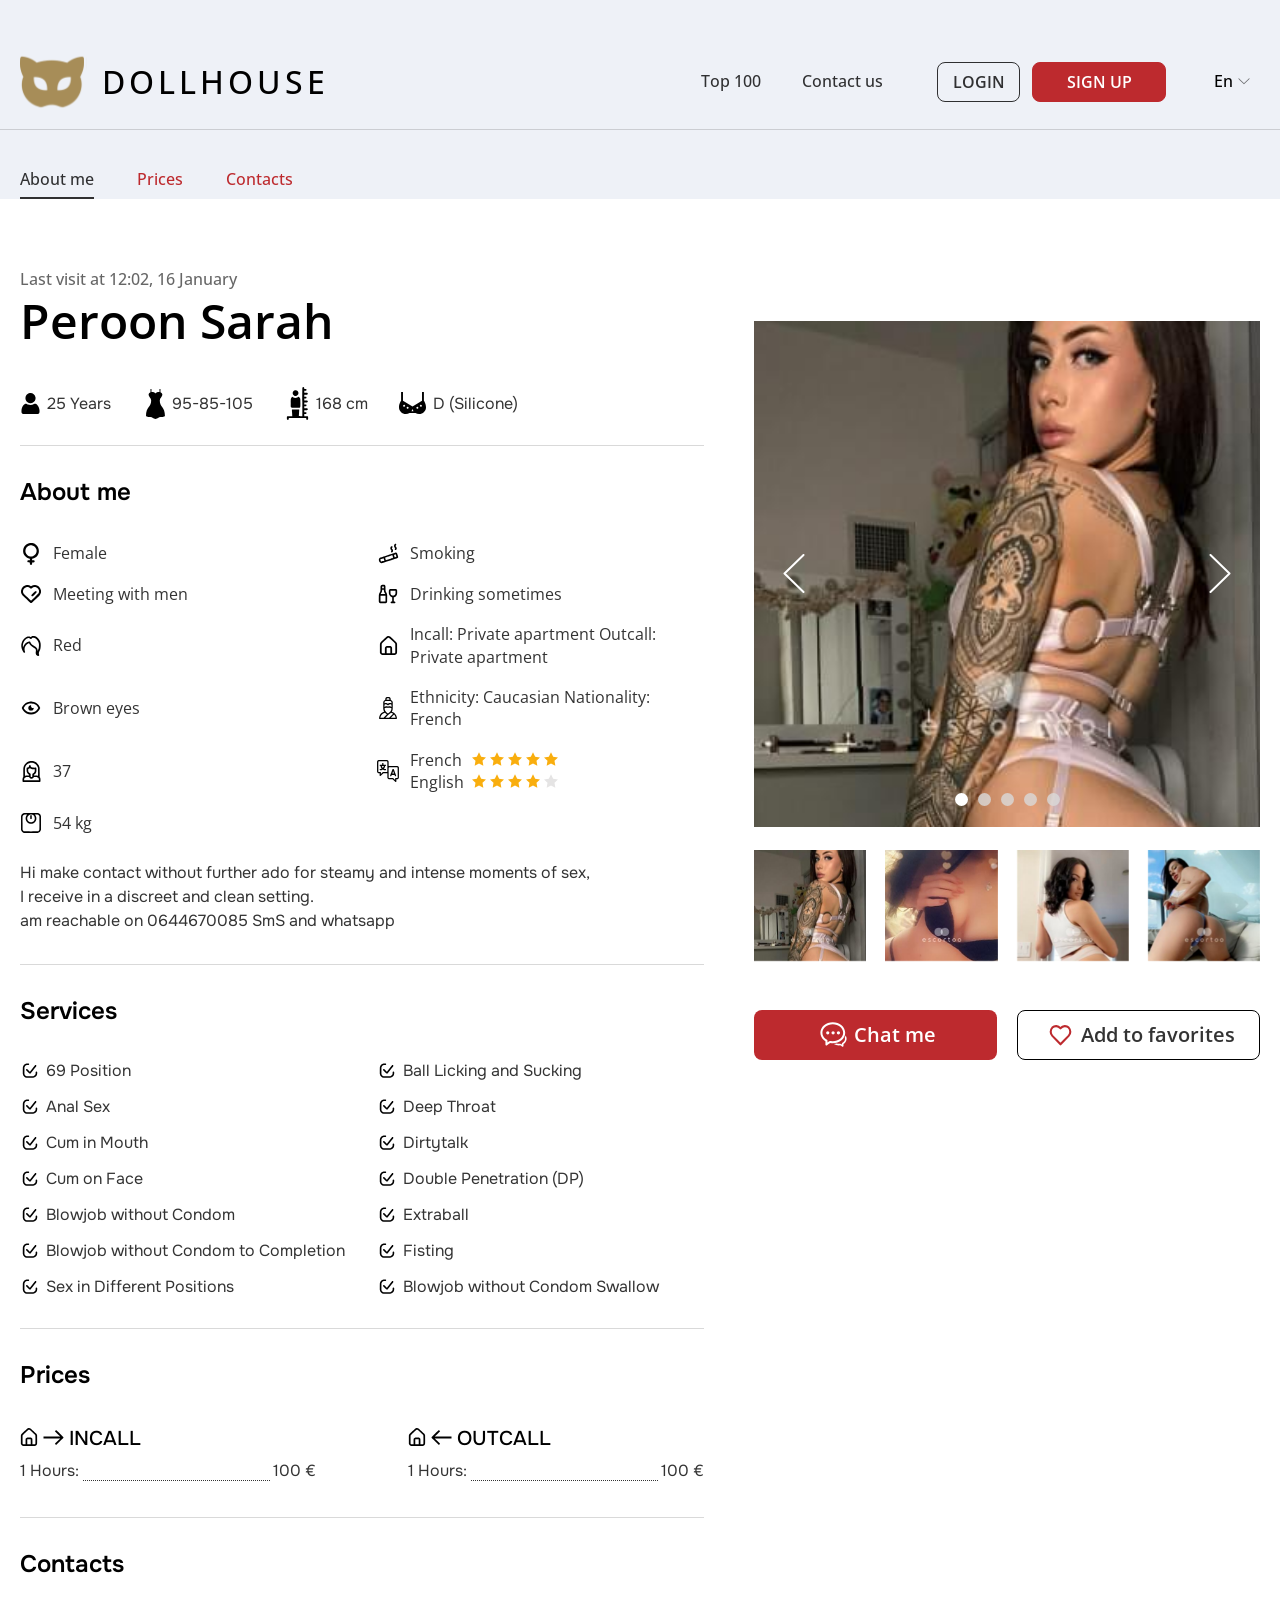
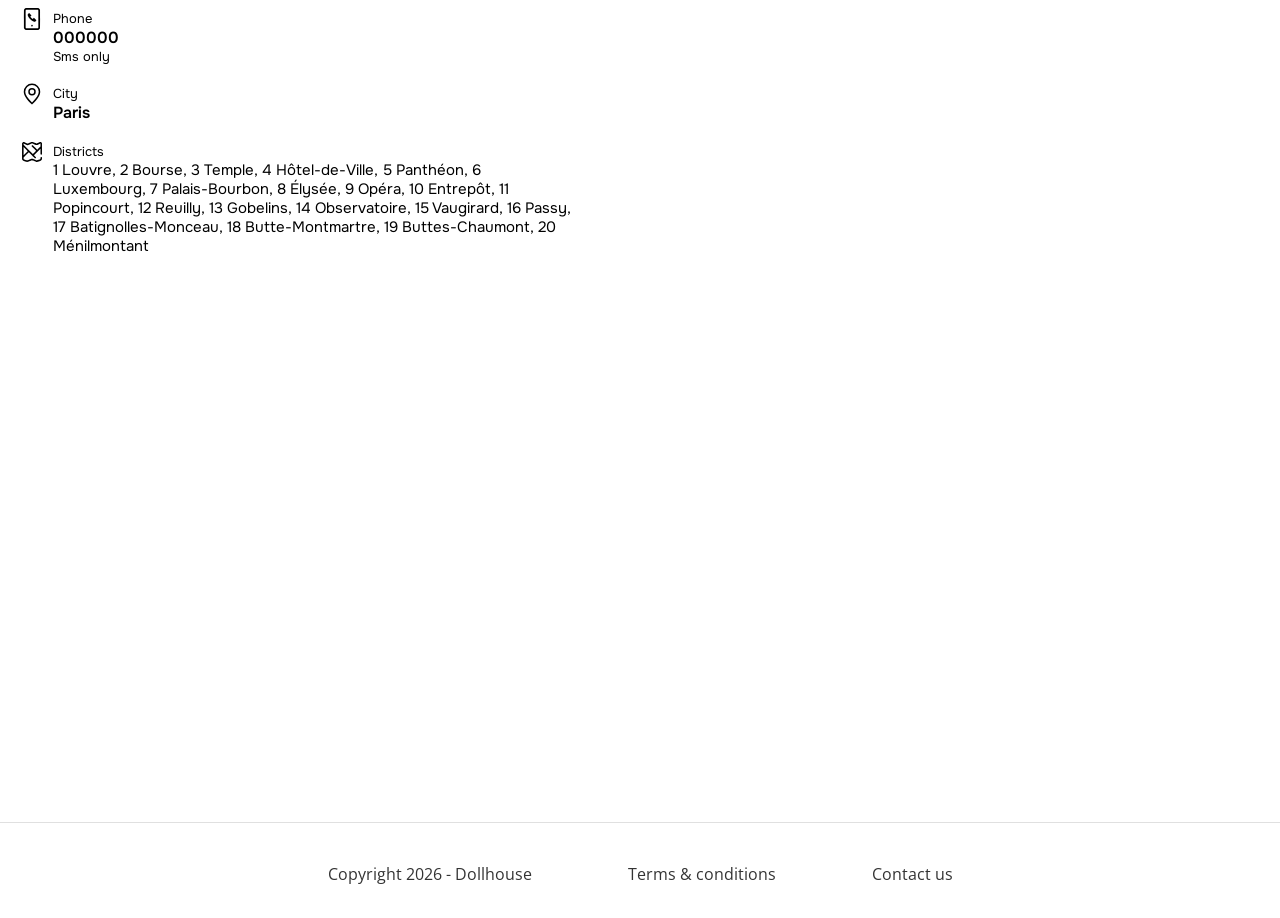
<file: about-me.html>
<!DOCTYPE html>
<html lang="en">
<head>
   <meta charset="UTF-8">
   <meta http-equiv="X-UA-Compatible" content="IE=edge">
   <meta name="viewport" content="width=device-width, initial-scale=1.0">
   <script src="files/js/dark-mode.js?_v=20260719203044"></script>
   <link rel="stylesheet" href="files/noUiSlider/nouislider.min.css?_v=20260719203044">
   <link rel="stylesheet" href="files/swiper/css/swiper-bundle.min.css?_v=20260719203044">
   <link rel="stylesheet" href="files/fancybox/fancybox.css?_v=20260719203044">
   <link rel="stylesheet" href="css/style.min.css?_v=20260719203044">
   <!--<link rel="icon" type="image/svg+xml" href="favicon.svg">-->
   <title>About me - Doll House</title>
</head>

<body class="page-profile">
	<div class="wrapper">
		<header class="header">
	<div class="header__wrapper lock-padding">
		<div id="header-container" class="n_container header-container">
			<div class="header__blockLogo">
				<a href="/">
					<img src="images/svg/logo.svg" alt="Doll House">
				</a>
				<h1 class="name-site">Dollhouse</h1>
			</div>
			<div class="header__menu menu">
				<!--
					* повинен додаватися клас not-authorized якщо користувач не авторизований,
					* якщо авторизований блок з класом header__buttons повинен бути повністю відсутнім.
				-->
				<div class="menu__body not-authorized">
					<nav class="menu-topmenu-container">
						<ul class="menu__list">
							<li class="menu-item">
								<a href="#">Top 100</a>
							</li>
							<li class="menu-item">
								<a href="#contact-us" class="popup-link">Contact us</a>
							</li>

							<!--
							<li class="menu-item menu-item-has-children">
								<a href="#">Demo</a>
								<span class="menu__arrow">
									<svg width="10" height="10" viewBox="0 0 24 24">
										<path d="M0 7.33l2.829-2.83 9.175 9.339 9.167-9.339 2.829 2.83-11.996 12.17z" fill="currentColor" />
									</svg>
								</span>
								<ul class="menu__sub-list">
									<li class="menu-item">
										<a href="#">Sub menu item 1</a>
									</li>
									<li class="menu-item current-menu-item current_page_item">
										<a href="#">Sub menu item 2</a>
									</li>
									<li class="menu-item">
										<a href="#">Sub menu item 3</a>
									</li>
									<li class="menu-item">
										<a href="#">Sub menu item 4</a>
									</li>
									<li class="menu-item">
										<a href="#">Sub menu item 5</a>
									</li>
									<li class="menu-item">
										<a href="#">Sub menu item - Dollhouse Dollhouse Dollhouse Dollhouse</a>
									</li>
								</ul>
							</li>
							-->
						
						</ul>
					</nav>
				</div>
			</div>
			<div class="header__right">
				<div data-da="menu__body, last, 1099" class="header__buttons hidden">
					<a href="#login" class="header__btn popup-link login">Login</a>
					<a href="#sign-up" class="header__btn sing-up popup-link n_btn">SIGN UP</a>
				</div>
				<div class="language-selector">
					<button class="language-current" aria-haspopup="listbox">
						En
						<span class="arrow">
							<svg width="12" height="7" viewBox="0 0 12 7" fill="none" xmlns="http://www.w3.org/2000/svg">
								<path fill-rule="evenodd" clip-rule="evenodd" d="M12 0.833189L11.1564 0L5.9922 4.95143L5.4414 4.42319L5.4444 4.42611L0.856201 0.0269243L0 0.847529C1.2678 2.06362 4.8084 5.45835 5.9922 6.59293C6.8718 5.75023 6.0144 6.57204 12 0.833189Z" fill="black" fill-opacity="0.2"/>
								<path d="M11.2832 0.828125C6.69189 5.23018 6.42227 5.4874 5.99121 5.90039C4.70708 4.66948 2.06987 2.13969 0.72168 0.84668L0.855469 0.71875L5.09863 4.78711L5.64648 5.3125L5.99219 5.64453L6.33789 5.3125L11.1504 0.697266L11.2832 0.828125Z" stroke="black" stroke-opacity="0.2"/>
							</svg>
						</span>
					</button>
					<ul class="language-list" role="listbox">
						<li><a href="/en/" data-lang="en">En</a></li>
						<li><a href="/fr/" data-lang="fr">Fr</a></li>
						<li><a href="/uk/" data-lang="uk">Uk</a></li>
					</ul>
				</div>
				<button type="button" class="menu__icon">
					<span></span>
				</button>
			</div>
		</div>
	</div>
</header>
		<main class="main page-about-me">
         <div class="wrap-profile-menu">
   <div class="n_container full-hd">
      <nav class="profile-menu">
         <ul>
            <li class="menu-item current-menu-item current_page_item">
               <a href="#">About me</a>
            </li>
            <li class="menu-item">
               <a href="#">Prices</a>
            </li>
            <li class="menu-item">
               <a href="#contact-us" class="popup-link">Contacts</a>
            </li>
         </ul>
      </nav>
   </div>
</div>

         <div class="n_container">

            <div class="about-me">

               <div id="about-me-items" class="about-me__items">
                  <div class="about-me__item">
                     <div class="about-me__wrap-slider">
                        <div id="big-slider" class="about-me__big-slider">
                           <div class="swiper-wrapper">
                              <a href="images/slide-1.jpg" class="swiper-slide fancybox-zoom-image">
                                 <img src="images/slide-1.jpg" loading="lazy" alt="">
                                 <div class="swiper-lazy-preloader"></div>
                              </a>
                              <a href="images/slide-2.jpg" class="swiper-slide fancybox-zoom-image">
                                 <img src="images/slide-2.jpg" loading="lazy" alt="">
                                 <div class="swiper-lazy-preloader"></div>
                              </a>
                              <a href="images/slide-3.jpg" class="swiper-slide fancybox-zoom-image">
                                 <img src="images/slide-3.jpg" loading="lazy" alt="">
                                 <div class="swiper-lazy-preloader"></div>
                              </a>
                              <a href="images/slide-4.jpg" class="swiper-slide fancybox-zoom-image">
                                 <img src="images/slide-4.jpg" loading="lazy" alt="">
                                 <div class="swiper-lazy-preloader"></div>
                              </a>
                              <a href="images/slide-5.jpg" class="swiper-slide fancybox-zoom-image">
                                 <img src="images/slide-5.jpg" loading="lazy" alt="">
                                 <div class="swiper-lazy-preloader"></div>
                              </a>
                           </div>
                           <div class="swiper-button-prev custom-swiper-btn">
                              <svg width="21" height="40" viewBox="0 0 21 40" fill="none" xmlns="http://www.w3.org/2000/svg">
                                 <path d="M20 1L1 19.5311L20 38.0623" stroke="white" stroke-width="2" stroke-linecap="round" stroke-linejoin="round"/>
                              </svg>
                           </div>
                           <div class="swiper-button-next custom-swiper-btn">
                              <svg width="21" height="40" viewBox="0 0 21 40" fill="none" xmlns="http://www.w3.org/2000/svg">
                                 <path d="M1 1L20 19.5311L1 38.0623" stroke="white" stroke-width="2" stroke-linecap="round" stroke-linejoin="round"/>
                              </svg>
                           </div>
                           <div id="swiper-pagination" class="swiper-pagination custom-swiper-pagination"></div>
                        </div>
                        <div id="small-slider" class="about-me__small-slider">
                           <div class="swiper-wrapper">
                              <div class="swiper-slide">
                                 <img src="images/slide-1.jpg" loading="lazy" alt="">
                                 <div class="swiper-lazy-preloader"></div>
                              </div>
                              <div class="swiper-slide">
                                 <img src="images/slide-2.jpg" loading="lazy" alt="">
                                 <div class="swiper-lazy-preloader"></div>
                              </div>
                              <div class="swiper-slide">
                                 <img src="images/slide-3.jpg" loading="lazy" alt="">
                                 <div class="swiper-lazy-preloader"></div>
                              </div>
                              <div class="swiper-slide">
                                 <img src="images/slide-4.jpg" loading="lazy" alt="">
                                 <div class="swiper-lazy-preloader"></div>
                              </div>
                              <div class="swiper-slide">
                                 <img src="images/slide-5.jpg" loading="lazy" alt="">
                                 <div class="swiper-lazy-preloader"></div>
                              </div>
                           </div>
                        </div>
                        <div class="about-me__wrap-buttons">
                           <a href="#" class="n_btn chat open-contact-block">
                              <div class="wrap-icon">
                                 <svg xmlns="http://www.w3.org/2000/svg" width="35" height="35" viewBox="0 0 24 24">
                                    <path d="M0 0h24v24H0z" fill="none" />
                                    <path fill="#FFFFFF" d="M12.252 18.506a10.4 10.4 0 0 0 1.875-.302a5.2 5.2 0 0 0 2.342.151a1 1 0 0 1 .094-.007c.279 0 .645.16 1.179.497v-.554a.54.54 0 0 1 .28-.472q.349-.197.645-.443c.778-.65 1.217-1.518 1.217-2.436c0-.303-.048-.605-.143-.893q.354-.651.564-1.359c.45.665.692 1.45.695 2.252c0 1.248-.588 2.412-1.607 3.263q-.256.213-.535.392v1.298c0 .446-.522.703-.89.437a14 14 0 0 0-1.08-.72a3 3 0 0 0-.332-.165a6.4 6.4 0 0 1-.935.069c-1.27 0-2.445-.377-3.37-1.008m-6.72-2.595C3.927 14.568 3 12.737 3 10.775c0-4.008 3.832-7.213 8.511-7.213c4.68 0 8.513 3.204 8.513 7.213c0 4.008-3.833 7.212-8.513 7.212q-.789 0-1.555-.12c-.22.051-1.102.568-2.372 1.483c-.46.332-1.112.012-1.112-.547V16.59a8 8 0 0 1-.94-.68m4.455.592q.058 0 .117.009q.69.114 1.407.115c3.953 0 7.116-2.645 7.116-5.852c0-3.206-3.163-5.851-7.115-5.851S4.395 7.57 4.395 10.775c0 1.55.74 3.01 2.046 4.103q.494.412 1.076.74a.68.68 0 0 1 .35.589v1.276c1.005-.665 1.666-.98 2.12-.98" />
                                    <path fill="#FFFFFF" d="M8.062 12a1.125 1.125 0 1 0 0-2.25a1.125 1.125 0 0 0 0 2.25m3.657 0a1.125 1.125 0 1 0 0-2.25a1.125 1.125 0 0 0 0 2.25m3.656 0a1.125 1.125 0 1 0 0-2.25a1.125 1.125 0 0 0 0 2.25" />
                                 </svg>
                              </div>
                              Chat me
                           </a>
                           <a href="#" class="favorites "><!-- favorites in-favorites -->
                              <div class="wrap-icon">
                                 <svg width="35" height="35" viewBox="0 -0.5 25 25" fill="none" xmlns="http://www.w3.org/2000/svg">
                                    <path fill-rule="evenodd" clip-rule="evenodd" d="M12.4997 18.9911L9.5767 15.9911L6.6767 12.9911C5.10777 11.3331 5.10777 8.73809 6.6767 7.08009C7.44494 6.34175 8.48548 5.95591 9.54937 6.01489C10.6133 6.07387 11.6048 6.57236 12.2867 7.39109L12.4997 7.60009L12.7107 7.38209C13.3926 6.56336 14.3841 6.06487 15.448 6.00589C16.5119 5.94691 17.5525 6.33275 18.3207 7.07109C19.8896 8.72909 19.8896 11.3241 18.3207 12.9821L15.4207 15.9821L12.4997 18.9911Z" stroke="#BD2A2E" stroke-width="1.5" stroke-linecap="round" stroke-linejoin="round"/>
                                 </svg>
                              </div>
                              <span class="add">Add to favorites</span>
                              <span class="in">In favorites</span>
                           </a>
                        </div>
                     </div>
                  </div>
                  <div class="about-me__item">
                     <time class="about-me__date" datetime="2026-01-16">Last visit at 12:02, 16 January</time>
                     <h2 class="about-me__title">Peroon Sarah</h2>
                     <ul class="about-me__parameters">
                        <li>
                           <span class="wrap-icon">
                              <svg xmlns="http://www.w3.org/2000/svg" width="21" height="21" viewBox="0 0 512.000000 512.000000" preserveAspectRatio="xMidYMid meet">
                                 <g transform="translate(0.000000,512.000000) scale(0.100000,-0.100000)" fill="#000000" stroke="none">
                                    <path d="M2375 5105 c-135 -21 -235 -53 -360 -115 -188 -94 -331 -212 -451 -375 -163 -221 -239 -457 -238 -740 1 -160 15 -248 61 -385 179 -539 718 -892 1281 -839 293 27 537 138 745 338 185 178 297 375 355 625 32 140 36 359 9 499 -116 588 -633 1012 -1227 1006 -52 -1 -131 -7 -175 -14z"/>
                                    <path d="M1315 2518 c-132 -25 -269 -128 -436 -327 -280 -334 -450 -724 -505 -1161 -20 -162 -19 -575 1 -655 34 -127 118 -237 238 -309 117 -70 3 -66 1949 -66 1928 0 1818 -3 1939 61 71 38 167 136 203 207 49 97 56 147 56 399 0 129 -5 277 -11 331 -54 505 -276 970 -634 1328 -127 127 -205 174 -326 194 -131 22 -240 -3 -384 -90 -428 -259 -994 -302 -1465 -113 -81 33 -110 47 -281 142 -115 62 -226 82 -344 59z"/>
                                 </g>
                              </svg>
                           </span>
                           25 Years
                        </li>
                        <li>
                           <span class="wrap-icon">
                              <svg width="19" height="30" viewBox="0 0 19 30" fill="none" xmlns="http://www.w3.org/2000/svg">
                                 <path d="M13.7729 11.4549C13.7729 9.27258 16.3638 7.49988 16.3638 5.79533C16.3638 4.73947 15.5931 3.82037 14.4549 3.34529V0H13.5005V3.06973C13.2365 3.02432 12.963 3.00006 12.6822 3.00006C11.3075 3.00006 10.1103 3.57228 9.47789 4.41908C8.84543 3.57234 7.64707 3.00006 6.27246 3.00006C5.99156 3.00006 5.71816 3.02432 5.4542 3.06973V0H4.49983V3.34523C3.36275 3.82031 2.5909 4.73941 2.5909 5.79527C2.5909 7.49982 5.18186 9.27252 5.18186 11.4548C5.18186 18.2727 0 17.5912 0 26.9999C0 26.9999 0.954434 28.0911 4.36359 28.0911C6.55014 28.0911 7.15934 29.9999 9.47789 29.9999C11.7954 29.9999 12.4045 28.0911 14.5911 28.0911C18.0003 28.0911 18.9547 26.9999 18.9547 26.9999C18.9547 17.5912 13.7729 18.2727 13.7729 11.4549Z" fill="black"/>
                              </svg>
                           </span>
                           95-85-105
                        </li>
                        <li>
                           <span class="wrap-icon">
                              <svg xmlns="http://www.w3.org/2000/svg" width="37" height="37" viewBox="0 0 512.000000 512.000000" preserveAspectRatio="xMidYMid meet">
                                 <g transform="translate(0.000000,512.000000) scale(0.100000,-0.100000)" fill="#000000" stroke="none">
                                    <path d="M3388 5099 c-23 -12 -46 -35 -58 -59 -20 -39 -20 -55 -20 -2240 l0 -2200 -270 0 c-254 0 -270 1 -270 18 0 10 14 231 30 492 17 261 30 482 30 492 0 17 -26 18 -570 18 -465 0 -570 -2 -570 -13 0 -7 13 -226 30 -487 16 -261 30 -484 30 -497 l0 -23 -360 0 c-342 0 -363 -1 -400 -20 -70 -36 -80 -70 -80 -280 0 -210 10 -244 80 -280 50 -25 90 -25 140 0 60 31 80 78 80 190 l0 90 1350 0 1350 0 0 -90 c0 -112 20 -159 80 -190 50 -25 90 -25 140 0 70 36 80 70 80 280 0 210 -10 244 -80 280 -36 18 -58 20 -280 20 l-240 0 0 160 0 160 118 0 c103 0 122 3 156 23 100 57 100 197 0 254 -34 20 -53 23 -156 23 l-118 0 0 150 0 150 218 0 c206 0 219 1 256 23 100 57 100 197 0 254 -37 22 -50 23 -256 23 l-218 0 0 150 0 150 118 0 c103 0 122 3 156 23 100 57 100 197 0 254 -34 20 -53 23 -156 23 l-118 0 0 150 0 150 218 0 c206 0 219 1 256 23 100 57 100 197 0 254 -37 22 -50 23 -256 23 l-218 0 0 150 0 150 118 0 c103 0 122 3 156 23 21 12 47 38 57 57 38 71 13 157 -57 197 -34 20 -53 23 -156 23 l-118 0 0 150 0 150 218 0 c206 0 219 1 256 23 100 57 100 197 0 254 -37 22 -50 23 -256 23 l-218 0 0 150 0 150 118 0 c103 0 122 3 156 23 21 12 47 38 57 57 38 71 13 157 -57 197 -34 20 -53 23 -156 23 l-118 0 0 90 c0 112 -20 159 -80 190 -49 25 -94 25 -142 -1z"/>
                                    <path d="M2155 4606 c-222 -55 -375 -283 -338 -501 33 -195 181 -344 372 -377 269 -46 521 168 521 442 0 288 -276 505 -555 436z"/>
                                    <path d="M1695 3557 c-34 -38 -74 -97 -101 -152 -81 -165 -78 -138 -82 -783 -3 -561 -2 -575 18 -616 13 -27 34 -50 59 -64 39 -22 39 -22 672 -22 l634 0 39 23 c79 45 76 22 76 645 0 604 -3 638 -59 772 -28 68 -85 156 -145 224 l-34 40 -34 -30 c-258 -226 -672 -229 -945 -8 l-41 34 -57 -63z"/>
                                 </g>
                              </svg>
                           </span>
                           168 cm
                        </li>
                        <li>
                           <span class="wrap-icon">
                              <svg width="27" height="23" viewBox="0 0 27 23" fill="none" xmlns="http://www.w3.org/2000/svg">
                                 <path d="M24.9552 8.73626L24.9071 8.66802V0H23.0233V8.87379L13.5 14.5282L3.97671 8.87379V0H2.09303V8.66797L2.04488 8.73621C1.96135 8.85465 0 11.676 0 15.2094C0 18.9987 3.08286 22.0815 6.87209 22.0815C8.20306 22.0815 9.4467 21.7007 10.5004 21.0429H16.4996C17.5533 21.7007 18.7969 22.0815 20.1279 22.0815C23.9172 22.0815 27 18.9986 27 15.2094C27.0001 11.676 25.0387 8.85465 24.9552 8.73626ZM6.02507 14.2731C5.74452 14.755 5.12342 14.9164 4.63779 14.6336C4.15215 14.3508 3.98594 13.731 4.26648 13.2491C4.54708 12.7672 5.16824 12.6058 5.65382 12.8886C6.13951 13.1714 6.30573 13.7913 6.02507 14.2731ZM9.5423 16.3212C9.2617 16.803 8.64054 16.9645 8.15497 16.6817C7.66933 16.3989 7.50311 15.7791 7.78377 15.2971C8.06437 14.8153 8.68542 14.6538 9.17111 14.9366C9.65668 15.2194 9.82285 15.8393 9.5423 16.3212ZM12.4924 19.1592C12.9434 18.5195 13.2877 17.7998 13.5 17.0259C13.7124 17.7998 14.0567 18.5195 14.5076 19.1592H12.4924ZM18.8451 16.6817C18.3595 16.9644 17.7383 16.8031 17.4577 16.3212C17.1771 15.8392 17.3434 15.2194 17.8289 14.9366C18.3145 14.6539 18.9357 14.8152 19.2163 15.2971C19.4969 15.779 19.3307 16.3988 18.8451 16.6817ZM22.3623 14.6337C21.8767 14.9164 21.2555 14.7551 20.975 14.2732C20.6943 13.7912 20.8606 13.1714 21.3462 12.8886C21.8318 12.6059 22.4529 12.7672 22.7335 13.2491C23.0141 13.7311 22.8479 14.351 22.3623 14.6337Z" fill="black"/>
                              </svg>
                           </span>
                           D (Silicone)
                        </li>
                     </ul>
                     <div class="about-me__block">
                        <h2 class="about-me__block-title">About me</h2>
                        <ul class="about-me__list">
                           <li>
                              <div class="wrap-icon">
                                 <svg xmlns="http://www.w3.org/2000/svg" width="22" height="22" viewBox="0 0 512.000000 512.000000" preserveAspectRatio="xMidYMid meet">
                                    <g transform="translate(0.000000,512.000000) scale(0.100000,-0.100000)" fill="#000000" stroke="none">
                                       <path d="M2360 5110 c-386 -48 -746 -210 -1023 -459 -180 -163 -311 -334 -417 -546 -312 -622 -253 -1337 157 -1907 116 -162 315 -350 489 -461 206 -133 418 -214 712 -273 22 -4 22 -6 22 -174 l0 -170 -178 0 c-225 0 -266 -10 -337 -83 -57 -58 -75 -105 -75 -189 0 -68 19 -116 67 -169 70 -78 91 -84 321 -87 l202 -3 0 -186 c0 -213 7 -245 63 -309 59 -67 107 -89 197 -89 90 0 138 22 197 89 56 64 63 96 63 309 l0 186 203 3 c231 3 251 9 324 92 44 50 63 101 63 171 0 77 -20 125 -75 182 -71 73 -112 83 -337 83 l-178 0 0 170 c0 168 0 170 23 174 299 60 510 142 719 279 293 191 538 477 674 786 339 773 131 1645 -521 2181 -228 187 -540 330 -833 381 -134 23 -404 33 -522 19z m480 -549 c455 -105 821 -437 964 -873 46 -143 60 -233 60 -398 1 -172 -11 -258 -56 -400 -65 -204 -163 -365 -323 -526 -150 -152 -300 -249 -493 -318 -264 -95 -600 -95 -864 0 -98 35 -217 96 -308 157 -94 63 -280 249 -343 344 -537 810 -63 1881 899 2033 96 15 366 4 464 -19z"/>
                                    </g>
                                 </svg>
                              </div>
                              Female
                           </li>
                           <li>
                              <div class="wrap-icon">
                                 <svg xmlns="http://www.w3.org/2000/svg" width="21" height="21" viewBox="0 0 512.000000 512.000000" preserveAspectRatio="xMidYMid meet">
                                    <g transform="translate(0.000000,512.000000) scale(0.100000,-0.100000)" fill="#000000" stroke="none">
                                       <path d="M4203 4911 c-121 -31 -236 -176 -278 -352 -17 -75 -20 -216 -4 -291 17 -85 83 -207 152 -285 73 -81 102 -125 110 -171 6 -27 2 -36 -20 -55 -43 -37 -61 -58 -78 -92 -37 -79 -4 -186 73 -240 38 -26 52 -30 110 -30 81 0 124 19 188 83 84 86 133 230 121 359 -13 136 -68 247 -193 390 -82 94 -98 149 -73 249 8 31 20 51 38 62 106 65 140 173 88 273 -40 76 -147 121 -234 100z"/>
                                       <path d="M3275 4338 c-162 -58 -289 -312 -271 -543 11 -151 61 -263 172 -386 69 -76 103 -136 104 -178 0 -16 -14 -36 -40 -59 -96 -81 -102 -201 -15 -288 73 -72 168 -79 269 -20 55 32 97 84 138 173 28 59 33 81 36 169 7 164 -40 284 -168 429 -86 98 -100 126 -100 204 0 72 20 126 48 135 33 11 90 82 102 127 14 52 6 101 -26 156 -43 75 -160 113 -249 81z"/>
                                       <path d="M4180 2756 c-58 -19 -890 -287 -1848 -596 -959 -308 -1769 -574 -1800 -589 -158 -80 -277 -233 -318 -408 -28 -120 -16 -241 40 -418 26 -82 64 -181 83 -218 113 -215 379 -352 618 -318 39 6 286 80 550 165 479 154 1691 544 2240 721 396 127 804 259 897 288 103 33 160 68 207 127 54 68 74 134 69 223 -3 59 -28 145 -132 462 -71 215 -136 406 -146 425 -26 51 -84 107 -143 137 -40 20 -70 27 -132 30 -70 3 -93 -1 -185 -31z m232 -682 c53 -164 97 -304 97 -310 1 -9 -417 -150 -424 -142 -5 6 -195 605 -195 616 0 6 44 25 98 42 53 16 144 46 202 65 58 19 109 33 115 31 5 -1 54 -137 107 -302z m-808 -246 c52 -161 96 -302 98 -313 3 -17 -86 -48 -872 -302 -481 -155 -880 -282 -886 -282 -9 -1 -205 588 -204 615 0 9 1724 572 1757 573 7 1 50 -117 107 -291z m-2164 -650 c45 -139 90 -280 100 -312 11 -33 19 -60 17 -61 -1 -1 -145 -48 -320 -104 -343 -109 -380 -116 -453 -80 -72 35 -98 74 -148 228 -25 77 -46 154 -46 172 0 77 49 163 113 196 31 16 620 210 644 212 7 1 45 -102 93 -251z"/>
                                    </g>
                                 </svg>
                              </div>
                              Smoking
                           </li>
                           <li>
                              <div class="wrap-icon">
                                 <svg xmlns="http://www.w3.org/2000/svg" width="20" height="20" viewBox="0 0 512.000000 512.000000" preserveAspectRatio="xMidYMid meet">
                                    <g transform="translate(0.000000,512.000000) scale(0.100000,-0.100000)" fill="#000000" stroke="none">
                                       <path d="M1489 4859 c-375 -31 -781 -239 -1043 -534 -214 -241 -342 -484 -412 -781 -26 -110 -28 -135 -29 -324 0 -224 9 -289 67 -465 55 -170 166 -367 298 -530 49 -60 2004 -1917 2054 -1951 86 -58 185 -58 272 0 42 29 1911 1774 2002 1870 194 205 327 444 393 705 28 109 29 122 29 357 0 205 -3 258 -19 332 -159 711 -776 1265 -1474 1321 -330 27 -679 -67 -971 -263 l-96 -64 -97 65 c-232 155 -474 241 -739 263 -70 5 -130 9 -133 9 -3 -1 -49 -5 -102 -10z m2189 -530 c439 -68 831 -450 924 -899 16 -77 19 -122 15 -235 -5 -169 -26 -257 -96 -400 -93 -190 -104 -202 -1066 -1108 -489 -460 -892 -837 -895 -837 -8 0 -1624 1520 -1726 1623 -146 149 -234 294 -290 483 -35 119 -44 308 -20 437 80 426 416 786 842 904 88 25 116 28 254 28 189 0 270 -19 435 -99 115 -56 201 -116 303 -210 74 -70 130 -96 202 -96 77 0 127 27 223 116 267 248 563 345 895 293z"/>
                                       <path d="M3651 3264 c-33 -12 -103 -73 -285 -243 -132 -125 -338 -318 -456 -429 -238 -224 -270 -265 -270 -354 0 -73 18 -123 63 -174 56 -64 107 -88 187 -89 51 0 76 5 112 25 28 15 231 198 507 458 510 481 506 477 506 592 -1 95 -40 161 -120 203 -54 27 -182 33 -244 11z"/>
                                    </g>
                                 </svg>
                              </div>
                              Meeting with men
                           </li>
                           <li>
                              <div class="wrap-icon">
                                 <svg xmlns="http://www.w3.org/2000/svg" width="20" height="20" viewBox="0 0 512.000000 512.000000" preserveAspectRatio="xMidYMid meet">
                                    <g transform="translate(0.000000,512.000000) scale(0.100000,-0.100000)" fill="#000000" stroke="none">
                                       <path d="M980 4896 c-145 -33 -257 -128 -312 -263 -22 -58 -23 -63 -28 -633 l-6 -575 -27 -98 c-28 -105 -84 -245 -128 -317 -15 -25 -50 -83 -77 -128 -95 -157 -160 -361 -182 -571 -13 -133 -14 -1653 0 -1735 30 -183 173 -326 356 -356 78 -13 1330 -13 1408 0 183 30 326 173 356 356 13 80 13 1587 0 1729 -6 61 -22 156 -35 212 -39 165 -83 262 -212 473 -54 89 -109 220 -140 337 l-27 98 -6 575 c-5 514 -8 580 -23 620 -58 149 -180 251 -331 279 -82 15 -516 13 -586 -3z m510 -631 l0 -215 -210 0 -210 0 0 215 0 215 210 0 210 0 0 -215z m8 -777 c24 -287 89 -471 255 -723 59 -90 97 -164 97 -191 0 -12 -85 -14 -570 -14 -314 0 -570 2 -570 4 0 14 90 192 120 236 139 208 210 417 232 688 l11 142 207 0 206 0 12 -142z m422 -2103 l0 -745 -640 0 -640 0 0 745 0 745 640 0 640 0 0 -745z"/>
                                       <path d="M3090 3824 c-157 -42 -279 -176 -309 -338 -14 -78 -14 -696 0 -823 27 -249 133 -467 310 -643 125 -124 290 -222 457 -270 l82 -24 0 -542 0 -542 -139 -4 c-137 -3 -140 -4 -182 -33 -24 -17 -57 -50 -74 -74 -63 -90 -28 -220 79 -286 l49 -30 477 0 477 0 49 30 c107 66 142 196 79 286 -17 24 -50 57 -74 74 -42 29 -45 30 -182 33 l-139 4 0 542 0 542 83 24 c288 82 548 305 673 575 90 195 107 328 102 815 -3 335 -5 358 -25 413 -43 115 -138 214 -250 258 l-58 24 -715 2 c-606 2 -723 0 -770 -13z m1390 -766 c0 -400 -5 -442 -69 -574 -72 -151 -206 -265 -376 -320 -101 -33 -253 -37 -355 -10 -229 62 -413 252 -464 483 -13 59 -16 137 -16 422 l0 351 640 0 640 0 0 -352z"/>
                                    </g>
                                 </svg>
                              </div>
                              Drinking sometimes
                           </li>
                           <li>
                              <div class="wrap-icon">
                                 <svg xmlns="http://www.w3.org/2000/svg" width="20" height="20" viewBox="0 0 512.000000 512.000000" preserveAspectRatio="xMidYMid meet">
                                    <g transform="translate(0.000000,512.000000) scale(0.100000,-0.100000)" fill="#000000" stroke="none">
                                       <path d="M2898 5109 c-77 -11 -142 -44 -179 -90 -16 -21 -66 -68 -110 -105 l-79 -66 -73 35 c-278 137 -605 153 -922 45 -226 -77 -448 -220 -668 -428 -414 -393 -672 -893 -769 -1492 -29 -180 -31 -555 -5 -728 50 -318 127 -555 278 -850 79 -155 279 -504 314 -547 54 -69 166 -93 244 -54 51 27 108 92 120 139 14 49 8 83 -36 202 -46 126 -79 277 -94 432 -42 418 110 863 410 1207 157 179 406 348 639 435 l92 34 46 -87 c216 -398 624 -777 1155 -1073 259 -144 451 -307 509 -429 59 -126 62 -268 14 -629 -30 -222 -28 -343 5 -472 89 -345 313 -564 596 -585 158 -11 249 42 276 161 12 54 11 60 -25 167 -52 159 -70 270 -63 404 9 170 40 272 146 484 154 305 237 543 270 771 68 464 77 946 25 1270 -104 640 -486 1246 -998 1579 -98 64 -275 150 -387 189 -216 76 -531 111 -731 81z m379 -433 c146 -26 339 -102 467 -184 407 -261 733 -772 820 -1287 25 -142 38 -377 32 -535 -9 -214 -35 -514 -52 -605 -17 -91 -77 -298 -124 -426 -25 -71 -132 -279 -174 -340 -8 -12 -11 24 -12 145 0 178 -13 252 -64 386 -93 239 -356 491 -692 661 -43 21 -124 69 -180 105 -459 295 -751 610 -888 953 -37 93 -75 143 -129 170 -65 33 -89 33 -226 -3 -740 -193 -1287 -716 -1501 -1435 -33 -109 -35 -107 -59 77 -71 538 97 1156 437 1605 90 119 268 298 381 383 116 88 288 175 403 203 242 61 460 23 655 -114 73 -52 89 -59 140 -63 92 -7 119 8 242 133 90 90 126 119 186 148 69 34 80 37 165 37 50 0 128 -6 173 -14z"/>
                                    </g>
                                 </svg>
                              </div>
                              Red
                           </li>
                           <li>
                              <div class="wrap-icon">
                                 <svg xmlns="http://www.w3.org/2000/svg" width="19" height="19" viewBox="0 0 512.000000 512.000000" preserveAspectRatio="xMidYMid meet">
                                    <g transform="translate(0.000000,512.000000) scale(0.100000,-0.100000)" fill="#000000" stroke="none">
                                       <path d="M2405 5105 c-133 -25 -274 -88 -375 -169 -120 -96 -1508 -1400 -1568 -1473 -97 -121 -167 -270 -204 -438 -10 -48 -13 -301 -13 -1230 l0 -1170 23 -79 c64 -222 228 -409 429 -491 142 -57 65 -55 1863 -55 1800 0 1721 -2 1864 56 153 62 295 194 370 344 86 171 81 92 81 1405 0 921 -3 1172 -13 1220 -38 171 -108 320 -210 444 -64 77 -1442 1372 -1562 1468 -186 147 -450 212 -685 168z m317 -513 c53 -26 181 -141 793 -712 402 -374 745 -699 764 -723 47 -59 79 -126 96 -202 13 -56 15 -216 13 -1177 l-3 -1113 -22 -41 c-28 -53 -91 -107 -142 -122 -25 -8 -145 -12 -359 -12 l-321 0 -4 717 c-4 794 -1 756 -71 898 -68 138 -195 247 -351 302 l-80 28 -435 3 c-292 2 -456 -1 -500 -8 -192 -33 -356 -152 -444 -319 -72 -138 -69 -106 -73 -904 l-4 -717 -321 0 c-214 0 -334 4 -359 12 -51 15 -114 69 -142 122 l-22 41 -3 1113 c-2 961 0 1121 13 1177 17 76 49 143 96 202 42 53 1460 1376 1512 1411 107 72 253 81 369 24z m266 -2662 c64 -39 62 -20 62 -765 l0 -675 -490 0 -490 0 0 675 c0 745 -2 726 62 765 32 19 49 20 428 20 379 0 396 -1 428 -20z"/>
                                    </g>
                                 </svg>
                              </div>
                              Incall: Private apartment Outcall: Private apartment
                           </li>
                           <li>
                              <div class="wrap-icon">
                                 <svg xmlns="http://www.w3.org/2000/svg" width="22" height="22" viewBox="0 0 512.000000 512.000000" preserveAspectRatio="xMidYMid meet">
                                    <g transform="translate(0.000000,512.000000) scale(0.100000,-0.100000)" fill="#000000" stroke="none">
                                       <path d="M2243 4034 c-659 -80 -1216 -429 -1593 -999 -79 -119 -189 -334 -217 -421 -16 -51 -16 -57 0 -108 28 -87 138 -302 217 -421 234 -354 538 -625 891 -794 316 -152 635 -221 1019 -221 387 0 700 68 1015 220 362 174 660 439 894 795 80 120 190 334 217 419 17 53 17 59 1 110 -28 87 -138 302 -217 421 -103 156 -201 274 -331 400 -355 343 -776 542 -1275 600 -158 18 -466 18 -621 -1z m477 -414 c156 -12 336 -46 471 -90 128 -41 354 -156 469 -237 221 -159 465 -452 567 -681 l23 -53 -29 -62 c-100 -208 -278 -438 -455 -585 -300 -249 -642 -383 -1059 -412 -665 -47 -1251 206 -1627 703 -63 83 -155 234 -186 304 l-24 53 24 53 c31 70 123 221 186 304 267 353 628 579 1068 669 195 39 365 49 572 34z"/>
                                       <path d="M2425 3184 c-306 -65 -524 -357 -502 -671 11 -153 74 -288 188 -402 77 -77 148 -122 251 -158 64 -23 89 -27 198 -27 109 0 134 4 198 27 103 36 174 81 251 158 116 116 177 251 188 412 3 48 3 87 0 87 -4 0 -40 -11 -81 -25 -152 -51 -302 -17 -423 97 -117 112 -162 292 -108 438 32 86 34 80 -31 79 -33 0 -90 -7 -129 -15z"/>
                                    </g>
                                 </svg>
                              </div>
                              Brown eyes
                           </li>
                           <li>
                              <div class="wrap-icon">
                                 <svg xmlns="http://www.w3.org/2000/svg" width="22" height="22" viewBox="0 0 512.000000 512.000000" preserveAspectRatio="xMidYMid meet">
                                    <g transform="translate(0.000000,512.000000) scale(0.100000,-0.100000)" fill="#000000" stroke="none">
                                       <path d="M2283 5105 c-165 -45 -295 -175 -339 -340 -8 -29 -14 -103 -14 -176 l0 -125 -72 -28 c-179 -70 -317 -213 -380 -395 l-23 -66 0 -820 c0 -820 0 -820 23 -925 33 -151 74 -268 143 -409 33 -67 59 -124 57 -125 -2 -1 -50 -17 -108 -35 -125 -40 -297 -126 -412 -207 -122 -85 -320 -288 -401 -409 -113 -172 -196 -365 -238 -555 -23 -110 -44 -317 -35 -364 8 -44 50 -94 93 -112 48 -21 3918 -21 3966 0 43 18 85 68 93 112 9 47 -12 254 -35 364 -105 478 -433 892 -874 1100 -99 46 -245 100 -273 100 -8 0 -14 2 -14 5 0 3 27 60 60 128 68 140 109 257 142 407 23 105 23 105 23 925 l0 820 -23 66 c-64 185 -209 333 -391 399 l-61 23 0 126 c0 73 -6 147 -14 176 -44 167 -175 296 -343 340 -78 20 -474 20 -550 0z m514 -306 c29 -14 52 -35 68 -63 22 -38 25 -54 25 -149 l0 -107 -330 0 -330 0 0 108 c0 129 18 171 89 209 42 22 54 23 239 23 178 0 200 -2 239 -21z m381 -653 c77 -36 143 -105 171 -182 17 -45 21 -78 21 -184 0 -72 -2 -130 -4 -130 -2 0 -23 7 -47 16 -124 44 -310 56 -444 29 -88 -19 -192 -59 -264 -104 l-52 -32 -27 19 c-47 34 -125 69 -212 97 -150 48 -359 45 -508 -6 -30 -10 -57 -19 -59 -19 -3 0 -3 66 -1 148 3 129 6 152 26 189 47 90 126 153 221 180 35 9 178 12 581 10 l535 -2 63 -29z m-986 -747 c81 -17 166 -60 237 -119 102 -85 160 -86 261 -1 172 143 399 172 593 75 93 -47 87 -25 87 -301 0 -133 -2 -243 -4 -243 -2 0 -46 20 -98 45 -134 63 -244 88 -393 87 -93 0 -138 -5 -200 -23 -100 -28 -130 -28 -230 0 -62 17 -108 23 -200 23 -149 1 -259 -23 -393 -87 -52 -25 -96 -45 -98 -45 -2 0 -4 110 -4 243 0 276 -6 254 88 301 105 53 237 70 354 45z m238 -791 c124 -44 137 -44 229 -9 196 76 318 64 557 -53 114 -55 154 -80 154 -93 0 -42 -31 -205 -55 -288 -35 -122 -131 -312 -209 -416 -95 -126 -232 -251 -386 -353 -74 -49 -142 -91 -152 -94 -19 -5 -164 85 -288 178 -41 32 -114 98 -162 148 -204 215 -330 485 -363 780 l-7 62 155 76 c231 113 346 126 527 62z m-514 -1209 c57 -61 211 -184 308 -247 l99 -64 -394 -394 -394 -394 -373 0 -372 0 6 42 c12 80 52 224 83 302 137 342 454 631 812 740 182 55 186 56 225 15z m1470 0 c86 -22 209 -73 300 -124 l67 -37 -469 -469 -469 -469 -430 0 -430 0 345 345 345 346 170 109 c159 101 320 225 390 299 33 36 43 36 181 0z m728 -524 c100 -149 161 -293 196 -464 11 -55 20 -102 20 -105 0 -3 -244 -6 -542 -6 l-543 0 370 370 370 371 38 -43 c20 -24 62 -79 91 -123z"/>
                                    </g>
                                 </svg>
                              </div>
                              Ethnicity: Caucasian Nationality: French
                           </li>
                           <li>
                              <div class="wrap-icon">
                                 <svg xmlns="http://www.w3.org/2000/svg" width="21" height="21" viewBox="0 0 512.000000 512.000000" preserveAspectRatio="xMidYMid meet">
                                    <g transform="translate(0.000000,512.000000) scale(0.100000,-0.100000)" fill="#000000" stroke="none">
                                       <path d="M2330 5106 c-457 -60 -860 -257 -1180 -577 -328 -327 -530 -752 -580 -1221 -6 -60 -10 -478 -10 -1102 l0 -1005 -46 -72 c-56 -85 -105 -205 -130 -314 -16 -69 -19 -123 -19 -380 0 -298 0 -300 24 -338 13 -21 42 -50 64 -65 l41 -27 2066 0 2066 0 41 27 c22 15 51 44 64 65 24 38 24 40 24 338 0 257 -3 312 -19 380 -24 105 -77 232 -131 317 l-44 67 -4 1073 c-3 1161 -1 1120 -58 1343 -174 682 -710 1237 -1377 1425 -246 70 -560 96 -792 66z m440 -400 c198 -27 349 -74 530 -167 401 -206 698 -580 811 -1021 46 -182 49 -241 49 -1147 0 -808 -1 -853 -17 -846 -172 66 -251 75 -644 75 l-339 0 0 73 0 73 85 58 c276 187 464 495 505 826 7 61 10 213 8 425 -3 327 -3 330 -27 368 -13 21 -42 50 -64 65 -39 26 -44 27 -151 22 -251 -11 -568 -4 -666 13 -206 38 -365 113 -430 203 -40 56 -48 81 -60 180 -11 99 -33 142 -93 182 -34 23 -52 27 -107 27 -55 0 -73 -4 -107 -27 -62 -41 -83 -83 -93 -185 -5 -49 -16 -108 -25 -133 -34 -96 -129 -191 -225 -225 -25 -9 -85 -20 -133 -25 -102 -10 -149 -34 -188 -97 -24 -37 -24 -42 -27 -343 -4 -331 4 -432 44 -582 69 -258 252 -518 472 -672 l82 -58 0 -84 0 -84 -339 0 c-393 0 -472 -9 -644 -75 -16 -7 -17 37 -17 831 0 508 4 874 10 929 43 374 198 694 464 961 357 356 846 525 1336 460z m-375 -1456 c211 -103 463 -150 806 -150 l159 0 0 -194 c0 -212 -11 -296 -54 -410 -70 -184 -228 -352 -402 -426 -27 -12 -62 -33 -77 -48 -61 -58 -62 -60 -67 -387 -5 -294 -5 -301 -29 -338 -13 -21 -42 -50 -64 -65 -34 -23 -52 -27 -107 -27 -55 0 -73 4 -107 27 -22 15 -51 44 -64 65 -24 37 -24 43 -29 349 l-5 311 -27 41 c-16 23 -49 53 -75 68 -27 15 -72 41 -102 58 -79 45 -220 188 -270 272 -54 92 -97 211 -111 309 -6 44 -10 160 -8 259 l3 178 55 17 c30 10 83 32 116 49 67 34 201 138 222 171 12 20 14 19 75 -30 34 -27 107 -72 162 -99z m-366 -2123 c47 -100 158 -210 261 -261 240 -117 504 -74 691 113 55 56 85 95 110 148 l34 72 351 0 c318 1 358 -1 428 -19 113 -29 190 -73 276 -160 134 -133 180 -258 180 -487 l0 -133 -1800 0 -1800 0 0 133 c0 229 46 354 180 487 85 86 163 131 272 160 65 17 111 19 428 19 l355 0 34 -72z"/>
                                    </g>
                                 </svg>
                              </div>
                              37
                           </li>
                           <li>
                              <div class="wrap-icon">
                                 <svg xmlns="http://www.w3.org/2000/svg" width="22" height="22" viewBox="0 0 512.000000 512.000000" preserveAspectRatio="xMidYMid meet">
                                    <g transform="translate(0.000000,512.000000) scale(0.100000,-0.100000)" fill="#000000" stroke="none">
                                       <path d="M355 5106 c-83 -20 -146 -56 -211 -120 -65 -66 -105 -137 -123 -224 -16 -75 -16 -2309 0 -2384 18 -87 58 -158 123 -223 99 -99 199 -135 371 -135 l95 0 0 -253 c0 -226 2 -256 19 -287 36 -69 132 -99 198 -63 17 10 178 149 358 308 l327 290 421 6 c232 3 434 9 449 14 l28 7 0 -505 c0 -334 4 -524 11 -559 36 -171 175 -310 347 -347 34 -7 192 -11 445 -11 l392 -1 335 -297 c184 -163 348 -303 363 -309 65 -30 154 2 188 67 17 31 19 61 19 287 l0 253 95 0 c172 0 271 36 370 135 65 65 105 136 124 223 16 74 16 2309 0 2384 -18 86 -58 158 -123 224 -68 68 -140 106 -231 124 -71 13 -1976 10 -2012 -4 l-23 -8 0 505 c0 334 -4 524 -11 559 -36 172 -181 316 -350 348 -80 15 -1931 12 -1994 -4z m1975 -306 c26 -13 47 -34 60 -60 20 -39 20 -56 20 -1170 0 -1114 0 -1131 -20 -1170 -13 -26 -34 -47 -60 -60 -37 -19 -58 -20 -470 -20 -378 0 -435 -2 -462 -16 -18 -9 -133 -106 -257 -216 l-226 -200 -5 163 c-6 188 -15 216 -80 249 -35 18 -59 20 -221 20 -169 0 -184 1 -221 22 -24 14 -48 38 -59 60 -18 36 -19 77 -19 1170 1 1274 -5 1175 76 1224 l39 24 933 0 c915 0 934 0 972 -20z m2400 -1400 c26 -13 47 -34 60 -60 20 -39 20 -56 20 -1171 l0 -1131 -22 -40 c-39 -70 -69 -78 -278 -78 -161 0 -185 -2 -220 -20 -65 -33 -74 -61 -80 -248 l-5 -164 -224 199 c-123 109 -237 206 -255 215 -28 15 -75 17 -465 18 -430 0 -434 0 -473 22 -24 14 -48 38 -59 60 -18 36 -19 77 -19 1170 1 1274 -5 1175 76 1224 l39 24 933 0 c915 0 934 0 972 -20z"/>
                                       <path d="M1288 4399 c-65 -34 -78 -75 -78 -239 l0 -140 -240 0 c-222 0 -244 -2 -280 -20 -45 -23 -80 -80 -80 -130 0 -82 74 -150 164 -150 44 0 45 -1 51 -37 31 -188 125 -393 252 -550 l34 -42 -80 -25 c-92 -29 -184 -46 -254 -46 -66 0 -122 -30 -147 -80 -56 -110 20 -220 152 -220 149 0 364 55 506 130 l74 38 71 -38 c137 -74 355 -130 505 -130 71 0 126 29 152 80 55 108 -20 220 -147 220 -71 0 -167 18 -255 47 l-78 26 33 41 c127 156 221 361 252 549 6 36 7 37 51 37 90 0 164 68 164 150 0 50 -35 107 -80 130 -36 18 -58 20 -280 20 l-240 0 0 140 c0 121 -3 146 -20 180 -37 73 -127 99 -202 59z m291 -748 c-34 -125 -104 -255 -189 -351 l-30 -34 -30 34 c-89 102 -154 222 -189 349 l-20 71 239 0 239 0 -20 -69z"/>
                                       <path d="M3682 2999 c-23 -12 -51 -34 -62 -49 -35 -49 -560 -1440 -560 -1483 0 -99 93 -167 189 -139 59 18 86 56 140 197 l49 130 322 0 323 0 49 -130 c28 -75 60 -141 75 -157 93 -97 253 -31 253 104 0 46 -532 1454 -562 1486 -30 33 -94 62 -138 62 -19 0 -54 -10 -78 -21z m274 -1016 l6 -23 -201 0 c-111 0 -201 3 -201 8 0 4 43 120 95 257 52 138 98 257 101 265 5 13 183 -440 200 -507z"/>
                                    </g>
                                 </svg>
                              </div>
                              French<br> English
                              <div class="wrap-block-stars">
                                 <div class="wrap-stars">
                                    <svg height="14" width="14" xmlns="http://www.w3.org/2000/svg" xmlns:xlink="http://www.w3.org/1999/xlink" viewBox="0 0 53.867 53.867" xml:space="preserve">
                                       <polygon style="fill:#F9AE0E;" points="26.934,1.318 35.256,18.182 53.867,20.887 40.4,34.013 43.579,52.549 26.934,43.798 10.288,52.549 13.467,34.013 0,20.887 18.611,18.182"/>
                                    </svg>
                                    <svg height="14" width="14" xmlns="http://www.w3.org/2000/svg" xmlns:xlink="http://www.w3.org/1999/xlink" viewBox="0 0 53.867 53.867" xml:space="preserve">
                                       <polygon style="fill:#F9AE0E;" points="26.934,1.318 35.256,18.182 53.867,20.887 40.4,34.013 43.579,52.549 26.934,43.798 10.288,52.549 13.467,34.013 0,20.887 18.611,18.182"/>
                                    </svg>
                                    <svg height="14" width="14" xmlns="http://www.w3.org/2000/svg" xmlns:xlink="http://www.w3.org/1999/xlink" viewBox="0 0 53.867 53.867" xml:space="preserve">
                                       <polygon style="fill:#F9AE0E;" points="26.934,1.318 35.256,18.182 53.867,20.887 40.4,34.013 43.579,52.549 26.934,43.798 10.288,52.549 13.467,34.013 0,20.887 18.611,18.182"/>
                                    </svg>
                                    <svg height="14" width="14" xmlns="http://www.w3.org/2000/svg" xmlns:xlink="http://www.w3.org/1999/xlink" viewBox="0 0 53.867 53.867" xml:space="preserve">
                                       <polygon style="fill:#F9AE0E;" points="26.934,1.318 35.256,18.182 53.867,20.887 40.4,34.013 43.579,52.549 26.934,43.798 10.288,52.549 13.467,34.013 0,20.887 18.611,18.182"/>
                                    </svg>
                                    <svg height="14" width="14" xmlns="http://www.w3.org/2000/svg" xmlns:xlink="http://www.w3.org/1999/xlink" viewBox="0 0 53.867 53.867" xml:space="preserve">
                                       <polygon style="fill:#F9AE0E;" points="26.934,1.318 35.256,18.182 53.867,20.887 40.4,34.013 43.579,52.549 26.934,43.798 10.288,52.549 13.467,34.013 0,20.887 18.611,18.182"/>
                                    </svg>
                                 </div>
                                 <div class="wrap-stars">
                                    <svg height="14" width="14" xmlns="http://www.w3.org/2000/svg" xmlns:xlink="http://www.w3.org/1999/xlink" viewBox="0 0 53.867 53.867" xml:space="preserve">
                                       <polygon style="fill:#F9AE0E;" points="26.934,1.318 35.256,18.182 53.867,20.887 40.4,34.013 43.579,52.549 26.934,43.798 10.288,52.549 13.467,34.013 0,20.887 18.611,18.182"/>
                                    </svg>
                                    <svg height="14" width="14" xmlns="http://www.w3.org/2000/svg" xmlns:xlink="http://www.w3.org/1999/xlink" viewBox="0 0 53.867 53.867" xml:space="preserve">
                                       <polygon style="fill:#F9AE0E;" points="26.934,1.318 35.256,18.182 53.867,20.887 40.4,34.013 43.579,52.549 26.934,43.798 10.288,52.549 13.467,34.013 0,20.887 18.611,18.182"/>
                                    </svg>
                                    <svg height="14" width="14" xmlns="http://www.w3.org/2000/svg" xmlns:xlink="http://www.w3.org/1999/xlink" viewBox="0 0 53.867 53.867" xml:space="preserve">
                                       <polygon style="fill:#F9AE0E;" points="26.934,1.318 35.256,18.182 53.867,20.887 40.4,34.013 43.579,52.549 26.934,43.798 10.288,52.549 13.467,34.013 0,20.887 18.611,18.182"/>
                                    </svg>
                                    <svg height="14" width="14" xmlns="http://www.w3.org/2000/svg" xmlns:xlink="http://www.w3.org/1999/xlink" viewBox="0 0 53.867 53.867" xml:space="preserve">
                                       <polygon style="fill:#F9AE0E;" points="26.934,1.318 35.256,18.182 53.867,20.887 40.4,34.013 43.579,52.549 26.934,43.798 10.288,52.549 13.467,34.013 0,20.887 18.611,18.182"/>
                                    </svg>
                                    <svg height="14" width="14" xmlns="http://www.w3.org/2000/svg" xmlns:xlink="http://www.w3.org/1999/xlink" viewBox="0 0 53.867 53.867" xml:space="preserve">
                                       <polygon style="fill:#E5E4E4" points="26.934,1.318 35.256,18.182 53.867,20.887 40.4,34.013 43.579,52.549 26.934,43.798 10.288,52.549 13.467,34.013 0,20.887 18.611,18.182"/>
                                    </svg>
                                 </div>
                              </div>
                           </li>
                           <li>
                              <div class="wrap-icon">
                                 <svg xmlns="http://www.w3.org/2000/svg" width="20" height="20" viewBox="0 0 512.000000 512.000000" preserveAspectRatio="xMidYMid meet">
                                    <g transform="translate(0.000000,512.000000) scale(0.100000,-0.100000)" fill="#000000" stroke="none">
                                       <path d="M845 5110 c-398 -61 -708 -343 -817 -741 l-23 -84 0 -1725 0 -1725 23 -85 c101 -365 361 -625 724 -722 l83 -23 1675 -3 c1190 -2 1698 0 1755 8 407 57 725 344 828 747 l22 88 0 1715 0 1715 -22 88 c-47 182 -139 345 -268 472 -125 124 -263 202 -450 257 l-80 23 -1700 1 c-935 1 -1722 -2 -1750 -6z m735 -395 c0 -2 -25 -33 -56 -67 -153 -171 -265 -395 -316 -631 -31 -146 -31 -408 0 -554 119 -551 544 -969 1099 -1080 132 -26 395 -24 530 5 551 118 969 544 1080 1099 24 121 24 385 0 506 -49 244 -165 481 -323 657 l-58 65 325 3 c367 3 416 -3 542 -65 90 -45 199 -152 245 -240 18 -34 41 -96 52 -139 20 -75 20 -117 20 -1714 0 -1597 0 -1639 -20 -1714 -28 -109 -74 -190 -155 -271 -81 -82 -160 -127 -271 -155 -75 -20 -117 -20 -1714 -20 -1597 0 -1639 0 -1714 20 -109 28 -190 74 -271 155 -82 81 -127 160 -155 271 -20 75 -20 117 -20 1714 0 1597 0 1639 20 1714 28 111 73 190 155 271 80 80 161 127 267 155 65 17 111 19 406 19 182 1 332 -1 332 -4z m1141 -10 c359 -63 649 -309 766 -650 176 -518 -110 -1083 -632 -1248 -347 -109 -714 -21 -975 233 -159 155 -247 322 -285 539 -74 418 145 846 530 1038 181 91 399 123 596 88z"/>
                                       <path d="M2475 4563 c-48 -25 -83 -63 -100 -107 -14 -35 -16 -95 -13 -411 3 -370 3 -370 27 -408 13 -21 42 -50 64 -65 34 -23 52 -27 107 -27 55 0 73 4 107 27 22 15 51 44 64 65 24 38 24 39 27 403 4 390 1 416 -45 470 -55 65 -167 91 -238 53z"/>
                                    </g>
                                 </svg>
                              </div>
                              54 kg
                           </li>
                        </ul>
                        <div class="about-me__text-under-list">
                           <p>Hi make contact without further ado for steamy and intense moments of sex,<br> I receive in a discreet and clean setting.<br> am reachable on 0644670085 SmS and whatsapp</p>
                        </div>
                     </div>
                     <div class="about-me__block">
                        <h2 class="about-me__block-title">Services</h2>
                        <ul class="about-me__list-services">
                           <li>69 Position</li>
                           <li>Ball Licking and Sucking</li>
                           <li>Anal Sex</li>
                           <li>Deep Throat</li>
                           <li>Cum in Mouth</li>
                           <li>Dirtytalk</li>
                           <li>Cum on Face</li>
                           <li>Double Penetration (DP)</li>
                           <li>Blowjob without Condom</li>
                           <li>Extraball</li>
                           <li>Blowjob without Condom to Completion</li>
                           <li>Fisting</li>
                           <li>Sex in Different Positions</li>
                           <li>Blowjob without Condom Swallow</li>
                        </ul>
                     </div>
                     <div class="about-me__block">
                        <h2 class="about-me__block-title">Prices</h2>
                        <div class="about-me__prices">
                           <div class="about-me__price">
                              <div class="about-me__price-top">
                                 <div class="wrap-icons">
                                    <div class="wrap-icon">
                                       <svg xmlns="http://www.w3.org/2000/svg" width="18" height="18" viewBox="0 0 512.000000 512.000000" preserveAspectRatio="xMidYMid meet">
                                          <g transform="translate(0.000000,512.000000) scale(0.100000,-0.100000)" fill="#000000" stroke="none">
                                             <path d="M2405 5105 c-133 -25 -274 -88 -375 -169 -120 -96 -1508 -1400 -1568 -1473 -97 -121 -167 -270 -204 -438 -10 -48 -13 -301 -13 -1230 l0 -1170 23 -79 c64 -222 228 -409 429 -491 142 -57 65 -55 1863 -55 1800 0 1721 -2 1864 56 153 62 295 194 370 344 86 171 81 92 81 1405 0 921 -3 1172 -13 1220 -38 171 -108 320 -210 444 -64 77 -1442 1372 -1562 1468 -186 147 -450 212 -685 168z m317 -513 c53 -26 181 -141 793 -712 402 -374 745 -699 764 -723 47 -59 79 -126 96 -202 13 -56 15 -216 13 -1177 l-3 -1113 -22 -41 c-28 -53 -91 -107 -142 -122 -25 -8 -145 -12 -359 -12 l-321 0 -4 717 c-4 794 -1 756 -71 898 -68 138 -195 247 -351 302 l-80 28 -435 3 c-292 2 -456 -1 -500 -8 -192 -33 -356 -152 -444 -319 -72 -138 -69 -106 -73 -904 l-4 -717 -321 0 c-214 0 -334 4 -359 12 -51 15 -114 69 -142 122 l-22 41 -3 1113 c-2 961 0 1121 13 1177 17 76 49 143 96 202 42 53 1460 1376 1512 1411 107 72 253 81 369 24z m266 -2662 c64 -39 62 -20 62 -765 l0 -675 -490 0 -490 0 0 675 c0 745 -2 726 62 765 32 19 49 20 428 20 379 0 396 -1 428 -20z"/>
                                          </g>
                                       </svg>
                                    </div>
                                    <div class="wrap-icon arrow">
                                       <svg xmlns="http://www.w3.org/2000/svg" width="25" height="25" viewBox="0 0 200.000000 200.000000" preserveAspectRatio="xMidYMid meet">
                                          <g transform="translate(0.000000,200.000000) scale(0.100000,-0.100000)" fill="#000000" stroke="none">
                                             <path d="M1156 1546 l-46 -54 215 -204 216 -203 -671 -3 -670 -2 0 -75 0 -75 672 -2 672 -3 -216 -205 c-165 -157 -213 -209 -207 -220 5 -8 26 -34 46 -57 l38 -41 290 275 c160 151 294 285 299 297 5 13 6 34 3 47 -5 20 -320 329 -548 537 l-46 42 -47 -54z"/>
                                          </g>
                                       </svg>
                                    </div>
                                 </div>
                                 Incall
                              </div>
                              <p>
                                 <span>1 Hours:</span>
                                 <span>100 €</span>
                              </p>
                           </div>
                           <div class="about-me__price">
                              <div class="about-me__price-top">
                                 <div class="wrap-icons">
                                    <div class="wrap-icon">
                                       <svg xmlns="http://www.w3.org/2000/svg" width="18" height="18" viewBox="0 0 512.000000 512.000000" preserveAspectRatio="xMidYMid meet">
                                          <g transform="translate(0.000000,512.000000) scale(0.100000,-0.100000)" fill="#000000" stroke="none">
                                             <path d="M2405 5105 c-133 -25 -274 -88 -375 -169 -120 -96 -1508 -1400 -1568 -1473 -97 -121 -167 -270 -204 -438 -10 -48 -13 -301 -13 -1230 l0 -1170 23 -79 c64 -222 228 -409 429 -491 142 -57 65 -55 1863 -55 1800 0 1721 -2 1864 56 153 62 295 194 370 344 86 171 81 92 81 1405 0 921 -3 1172 -13 1220 -38 171 -108 320 -210 444 -64 77 -1442 1372 -1562 1468 -186 147 -450 212 -685 168z m317 -513 c53 -26 181 -141 793 -712 402 -374 745 -699 764 -723 47 -59 79 -126 96 -202 13 -56 15 -216 13 -1177 l-3 -1113 -22 -41 c-28 -53 -91 -107 -142 -122 -25 -8 -145 -12 -359 -12 l-321 0 -4 717 c-4 794 -1 756 -71 898 -68 138 -195 247 -351 302 l-80 28 -435 3 c-292 2 -456 -1 -500 -8 -192 -33 -356 -152 -444 -319 -72 -138 -69 -106 -73 -904 l-4 -717 -321 0 c-214 0 -334 4 -359 12 -51 15 -114 69 -142 122 l-22 41 -3 1113 c-2 961 0 1121 13 1177 17 76 49 143 96 202 42 53 1460 1376 1512 1411 107 72 253 81 369 24z m266 -2662 c64 -39 62 -20 62 -765 l0 -675 -490 0 -490 0 0 675 c0 745 -2 726 62 765 32 19 49 20 428 20 379 0 396 -1 428 -20z"/>
                                          </g>
                                       </svg>
                                    </div>
                                    <div class="wrap-icon arrow">
                                       <svg style="transform:scale(-1,1);" xmlns="http://www.w3.org/2000/svg" width="25" height="25" viewBox="0 0 200.000000 200.000000" preserveAspectRatio="xMidYMid meet">
                                          <g transform="translate(0.000000,200.000000) scale(0.100000,-0.100000)" fill="#000000" stroke="none">
                                             <path d="M1156 1546 l-46 -54 215 -204 216 -203 -671 -3 -670 -2 0 -75 0 -75 672 -2 672 -3 -216 -205 c-165 -157 -213 -209 -207 -220 5 -8 26 -34 46 -57 l38 -41 290 275 c160 151 294 285 299 297 5 13 6 34 3 47 -5 20 -320 329 -548 537 l-46 42 -47 -54z"/>
                                          </g>
                                       </svg>
                                    </div>
                                 </div>
                                 outcall
                              </div>
                              <p>
                                 <span>1 Hours:</span>
                                 <span>100 €</span>
                              </p>
                           </div>
                        </div>
                     </div>
                     <div class="about-me__block block-contacts">
                        <h2 class="about-me__block-title">Contacts</h2>
                        <div class="about-me__contacts-columns">
                           <div class="about-me__contacts-column">
                              <div class="about-me__contacts-column-wrap-icon">
                                 <svg xmlns="http://www.w3.org/2000/svg" width="22" height="22" viewBox="0 0 512.000000 512.000000" preserveAspectRatio="xMidYMid meet">
                                    <g transform="translate(0.000000,512.000000) scale(0.100000,-0.100000)" fill="#000000" stroke="none">
                                       <path d="M1150 5104 c-221 -47 -408 -236 -455 -459 -22 -105 -22 -4065 0 -4170 47 -225 235 -413 460 -460 105 -22 2705 -22 2810 0 225 47 413 235 460 460 22 105 22 4065 0 4170 -47 225 -235 413 -460 460 -102 21 -2716 21 -2815 -1z m2796 -416 c21 -15 50 -44 64 -65 l25 -37 0 -2026 0 -2026 -25 -37 c-14 -21 -43 -50 -64 -65 l-39 -27 -1347 0 -1347 0 -39 27 c-21 15 -50 44 -64 65 l-25 37 -3 2004 c-1 1338 1 2017 8 2042 12 46 80 116 124 129 18 6 581 9 1362 8 l1331 -2 39 -27z"/>
                                       <path d="M1738 3813 c-159 -163 -173 -189 -172 -323 0 -70 7 -104 37 -192 88 -259 215 -451 485 -730 296 -306 507 -453 839 -585 107 -42 126 -47 203 -47 120 -1 153 18 323 183 l138 135 -293 293 -293 293 -95 -93 c-52 -51 -120 -116 -151 -145 l-55 -53 -65 51 c-85 67 -324 304 -412 408 l-70 83 146 147 147 147 -283 283 c-155 155 -285 282 -288 282 -2 0 -66 -62 -141 -137z"/>
                                       <path d="M2469 1172 c-43 -22 -59 -38 -82 -82 -25 -47 -28 -63 -23 -109 6 -6 45 -126 105 -158 124 -65 273 17 287 158 5 46 2 62 -23 109 -23 44 -39 60 -82 82 -68 36 -114 36 -182 0z"/>
                                    </g>
                                 </svg>
                              </div>
                              <div class="about-me__contacts-column-wrap-info">
                                 <p>Phone</p>
                                 <p><strong><a href="tel:000000">000000</a></strong></p>
                                 <p>Sms only</p>
                              </div>
                           </div>
                           <div class="about-me__contacts-column">
                              <div class="about-me__contacts-column-wrap-icon">
                                 <svg width="24" height="24" viewBox="0 0 1024 1024" xmlns="http://www.w3.org/2000/svg"><path fill="#000000" d="M800 416a288 288 0 1 0-576 0c0 118.144 94.528 272.128 288 456.576C705.472 688.128 800 534.144 800 416zM512 960C277.312 746.688 160 565.312 160 416a352 352 0 0 1 704 0c0 149.312-117.312 330.688-352 544z"/><path fill="#000000" d="M512 512a96 96 0 1 0 0-192 96 96 0 0 0 0 192zm0 64a160 160 0 1 1 0-320 160 160 0 0 1 0 320z"/></svg>
                              </div>
                              <div class="about-me__contacts-column-wrap-info">
                                 <p>City</p>
                                 <p><strong>Paris</strong></p>
                              </div>
                           </div>
                           <div class="about-me__contacts-column">
                              <div class="about-me__contacts-column-wrap-icon">
                                 <svg xmlns="http://www.w3.org/2000/svg" width="20" height="20" viewBox="0 0 512.000000 512.000000" preserveAspectRatio="xMidYMid meet">
                                    <g transform="translate(0.000000,512.000000) scale(0.100000,-0.100000)" fill="#000000" stroke="none">
                                       <path d="M254 5086 c-117 -56 -205 -164 -233 -287 -7 -29 -11 -724 -11 -2019 0 -2189 -4 -2044 67 -2189 49 -99 150 -202 248 -252 85 -44 863 -303 959 -320 78 -13 176 -7 255 17 30 9 262 102 515 207 327 135 476 192 511 195 47 4 80 -8 529 -198 274 -115 506 -207 545 -216 80 -17 147 -18 227 -3 67 12 835 285 933 331 78 37 192 143 241 224 68 113 79 166 80 372 0 164 -2 187 -20 222 -54 105 -207 132 -302 52 -54 -46 -68 -91 -68 -233 0 -69 -5 -141 -11 -160 -16 -47 -54 -96 -88 -114 -16 -8 -206 -79 -422 -157 -327 -118 -403 -143 -449 -143 -49 0 -105 21 -521 197 -257 109 -495 204 -530 213 -80 18 -174 19 -259 1 -36 -8 -279 -103 -540 -212 -440 -183 -479 -197 -535 -197 -86 1 -850 255 -897 299 -59 56 -68 91 -68 274 l0 165 670 670 670 670 762 -762 c420 -418 777 -768 795 -777 79 -40 202 -7 251 66 34 52 43 148 17 199 -10 19 -128 145 -263 282 l-247 247 833 833 832 832 0 -696 0 -696 23 -44 c31 -59 88 -98 154 -106 73 -8 152 30 188 91 l25 43 -2 1409 -3 1409 -27 58 c-35 75 -113 156 -191 198 -61 34 -63 34 -192 34 l-130 0 -385 -189 c-303 -148 -396 -190 -435 -193 -47 -5 -84 8 -516 180 -256 102 -483 190 -505 196 -50 14 -257 14 -309 0 -22 -6 -247 -99 -500 -207 -426 -182 -464 -197 -520 -197 -58 0 -68 4 -370 164 -171 90 -350 184 -399 208 -89 43 -90 43 -201 43 -105 0 -114 -2 -181 -34z m549 -546 c199 -104 389 -199 422 -211 49 -18 82 -22 180 -23 147 0 118 -10 690 235 384 164 436 184 485 184 48 0 109 -22 475 -169 531 -213 540 -216 650 -223 147 -9 199 9 626 217 205 99 378 179 386 176 10 -4 13 -76 13 -373 l0 -368 -418 -418 -417 -417 -545 546 c-300 300 -565 559 -589 575 -72 47 -179 38 -245 -20 -55 -48 -76 -163 -41 -231 9 -19 268 -287 576 -595 l559 -560 -415 -415 -415 -415 -1185 1185 -1185 1185 0 156 c0 149 3 169 22 169 5 0 172 -85 371 -190z m134 -2287 l-527 -528 0 1055 0 1055 527 -528 528 -527 -528 -527z"/>
                                    </g>
                                 </svg>
                              </div>
                              <div class="about-me__contacts-column-wrap-info">
                                 <p>Districts</p>
                                 <address>1 Louvre, 2 Bourse, 3 Temple, 4 Hôtel-de-Ville, 5 Panthéon, 6 Luxembourg, 7 Palais-Bourbon, 8 Élysée, 9 Opéra, 10 Entrepôt, 11 Popincourt, 12 Reuilly, 13 Gobelins, 14 Observatoire, 15 Vaugirard, 16 Passy, 17 Batignolles-Monceau, 18 Butte-Montmartre, 19 Buttes-Chaumont, 20 Ménilmontant</address>
                              </div>
                           </div>
                        </div>
                        <iframe src="https://www.google.com/maps/embed?pb=!1m18!1m12!1m3!1d42017.38560830729!2d2.2016606339219242!3d48.83748681006052!2m3!1f0!2f0!3f0!3m2!1i1024!2i768!4f13.1!3m3!1m2!1s0x47e67ae810af4761%3A0x40b82c3688b3e90!2zOTIxMDAg0JHRg9C70L7QvdGMLdCR0LjQudCw0L3QutGD0YAsINCk0YDQsNC90YbQuNGP!5e0!3m2!1sen!2sen!4v1782905865787!5m2!1sen!2sen" width="600" height="450" allowfullscreen="" loading="lazy" referrerpolicy="strict-origin-when-cross-origin"></iframe>
                     </div>
                  </div>
               </div>

               <div id="about-me-contact-block" class="about-me__contact-block hidden">
                  <div class="about-me__contact-block-left">
                     <div class="about-me__contact-block-wrap-image">
                        <div class="about-me__contact-block-image">
                           <img class="photo" src="images/slide-1.jpg" alt="">
                           <div class="about-me__contact-block-wrap-icons">
                              <div class="about-me__contact-block-wrap-icon">
                                 <img src="images/svg/about-me-contact-icon-top100.svg" alt="">
                              </div>
                              <div class="about-me__contact-block-wrap-icon">
                                 <img src="images/svg/about-me-contact-icon-vip.svg" alt="">
                              </div>
                              <div class="about-me__contact-block-wrap-icon">
                                 <img src="images/svg/about-me-contact-icon-silver.svg" alt="">
                              </div>
                              <div class="about-me__contact-block-wrap-icon">
                                 <img src="images/svg/about-me-contact-icon-100p-real.svg" alt="">
                              </div>
                           </div>
                        </div>
                        <a id="about-me-close-contact-block" href="#" class="about-me__close-contact-block n_btn">
                           <svg width="20" height="20" viewBox="0 0 20 20" fill="none" xmlns="http://www.w3.org/2000/svg">
                              <path d="M17.0711 15.3033L4.69672 2.92896L2.92895 4.69672L15.3033 17.0711L17.0711 15.3033Z" fill="white"/>
                              <path d="M15.3033 2.92898L2.92896 15.3033L4.69672 17.0711L17.0711 4.69674L15.3033 2.92898Z" fill="white"/>
                           </svg>
                           Close
                        </a>
                     </div>
                  </div>
                  <div class="about-me__contact-block-right">
                     <div class="about-me__contact-right-block">
                        <h2 class="about-me__contact-block-title">Phone</h2>
                        <div class="about-me__contact-block-culumns">
                           <div class="about-me__contact-block-culumn">
                              <a href="tel:+380644663210" class="phone">06 44 66 32 10</a>
                           </div>
                           <div class="about-me__contact-block-culumn">
                              <ul>
                                 <li>
                                    <a href="#">
                                       <div class="wrap-icon">
                                          <img src="images/svg/about-me-contact-icon-sms.svg" alt="">
                                       </div>
                                       SMS
                                    </a>
                                 </li>
                                 <li>
                                    <a href="#">
                                       <div class="wrap-icon">
                                          <img src="images/svg/about-me-contact-icon-whatsapp.svg" alt="">
                                       </div>
                                       WhatsApp
                                    </a>
                                 </li>
                              </ul>
                           </div>
                        </div>
                     </div>
                     <div class="about-me__contact-right-block">
                        <h2 class="about-me__contact-block-title">Private message</h2>
                        <form class="about-me__contact-block-form">
                           <textarea placeholder="Enter your text"></textarea>
                           <button type="submit" class="n_btn">Send</button>
                        </form>
                     </div>
                  </div>
               </div>

            </div>

         </div>

		</main>

		<footer class="footer">
   <div class="n_container full-hd">
      <nav class="footer__nav first-no-link">
         <ul>
            <li class="menu-item no-link">Copyright 2026 - Dollhouse</li>
            <li class="menu-item">
               <a href="#">Terms & conditions</a>
            </li>
            <li class="menu-item">
               <a href="#">Contact us</a>
            </li>
         </ul>
      </nav>
   </div>
</footer>

<div id="contact-us" class="popup contact-form-popup">
   <div class="popup__body">
      <div class="popup__content">
         <a href="" class="popup__close close-popup">
            <svg width="20" height="20" viewBox="0 0 20 20" fill="none" xmlns="http://www.w3.org/2000/svg">
               <path d="M17.0711 15.3033L4.69678 2.92896L2.92901 4.69672L15.3034 17.0711L17.0711 15.3033Z" fill="black" fill-opacity="0.8"/>
               <path d="M15.3031 2.92892L2.92871 15.3033L4.69648 17.0711L17.0708 4.69668L15.3031 2.92892Z" fill="black" fill-opacity="0.8"/>
            </svg>
         </a>
         <h2 class="popup__title">Contacts</h2>
         <form class="popup__form contact">
            <div class="contact-form-popup__wrap-fields">
               <div class="contact-form-popup__wrap-field">
                  <label for="your-name">Your Name*</label>
                  <input type="text" placeholder="Your Name" id="your-name">
               </div>
               <div class="contact-form-popup__wrap-field">
                  <label for="email">Email*</label>
                  <input type="text" placeholder="example.com" id="email">
               </div>
            </div>
            <div class="contact-form-popup__wrap-field">
               <label for="subject">Subject*</label>
               <input type="text" placeholder="Subject" id="subject">
            </div>
            <div class="contact-form-popup__wrap-field">
               <label for="body">Body*</label>
               <textarea id="body" placeholder="Your message" class="contact-form-popup__textarea"></textarea>
            </div>
            <button type="submit" class="contact-form-popup__submit n_btn">Send</button>
         </form>
      </div>
   </div>
</div>
	</div>

   <div class="wrap-bottom-icons">
      <div class="n_container">
         <div class="wrap-bottom-icons__columns">
            <a class="wrap-bottom-icons__column bg-color-whatsapp" href="#">
               <svg width="29" height="29" viewBox="0 0 24 24" xmlns="http://www.w3.org/2000/svg">
                  <path fill-rule="nonzero" d="M7.253 18.494l.724.423A7.953 7.953 0 0 0 12 20a8 8 0 1 0-8-8c0 1.436.377 2.813 1.084 4.024l.422.724-.653 2.401 2.4-.655zM2.004 22l1.352-4.968A9.954 9.954 0 0 1 2 12C2 6.477 6.477 2 12 2s10 4.477 10 10-4.477 10-10 10a9.954 9.954 0 0 1-5.03-1.355L2.004 22zM8.391 7.308c.134-.01.269-.01.403-.004.054.004.108.01.162.016.159.018.334.115.393.249.298.676.588 1.357.868 2.04.062.152.025.347-.093.537a4.38 4.38 0 0 1-.263.372c-.113.145-.356.411-.356.411s-.099.118-.061.265c.014.056.06.137.102.205l.059.095c.256.427.6.86 1.02 1.268.12.116.237.235.363.346.468.413.998.75 1.57 1l.005.002c.085.037.128.057.252.11.062.026.126.049.191.066a.35.35 0 0 0 .367-.13c.724-.877.79-.934.796-.934v.002a.482.482 0 0 1 .378-.127c.06.004.121.015.177.04.531.243 1.4.622 1.4.622l.582.261c.098.047.187.158.19.265.004.067.01.175-.013.373-.032.259-.11.57-.188.733a1.155 1.155 0 0 1-.21.302 2.378 2.378 0 0 1-.33.288 3.71 3.71 0 0 1-.125.09 5.024 5.024 0 0 1-.383.22 1.99 1.99 0 0 1-.833.23c-.185.01-.37.024-.556.014-.008 0-.568-.087-.568-.087a9.448 9.448 0 0 1-3.84-2.046c-.226-.199-.435-.413-.649-.626-.89-.885-1.562-1.84-1.97-2.742A3.47 3.47 0 0 1 6.9 9.62a2.729 2.729 0 0 1 .564-1.68c.073-.094.142-.192.261-.305.127-.12.207-.184.294-.228a.961.961 0 0 1 .371-.1z" fill="#FFFFFF"/>
               </svg>
               <span>WhatsApp</span>
            </a>
            <a class="wrap-bottom-icons__column bg-color-viber" href="#">
               <svg width="30" height="30" viewBox="0 0 24 24" xmlns="http://www.w3.org/2000/svg" fill="none">
                  <path d="M12.743 13.455s.356.03.547-.206l.374-.47c.18-.232.614-.38 1.04-.144a11.005 11.005 0 0 1 .928.593c.282.207.86.69.862.69.276.233.34.574.152.934l-.002.008a3.896 3.896 0 0 1-.777.957l-.007.005q-.401.335-.789.381a.522.522 0 0 1-.115.008 1.05 1.05 0 0 1-.335-.052l-.009-.012c-.398-.113-1.062-.394-2.169-1.004a12.917 12.917 0 0 1-1.822-1.204 9.553 9.553 0 0 1-.82-.727l-.027-.027-.028-.028-.028-.027-.027-.028a9.553 9.553 0 0 1-.727-.82A12.93 12.93 0 0 1 7.76 10.46c-.61-1.107-.891-1.77-1.004-2.17l-.012-.008a1.05 1.05 0 0 1-.051-.335.506.506 0 0 1 .007-.115q.048-.387.382-.79l.005-.007a3.888 3.888 0 0 1 .957-.777l.007-.001c.36-.188.702-.124.934.15.002.001.484.58.69.862a11.005 11.005 0 0 1 .593.929c.237.425.089.86-.144 1.04l-.47.373c-.237.192-.206.548-.206.548s.696 2.633 3.295 3.296zm-.878-7.875a.253.253 0 0 0-.256.252.253.253 0 0 0 .252.254c1.353.01 2.454.447 3.356 1.326.894.872 1.351 2.057 1.363 3.611a.253.253 0 0 0 .254.252.253.253 0 0 0 .252-.255c-.013-1.654-.517-2.996-1.516-3.97-.99-.965-2.242-1.46-3.705-1.47Zm.463 1.313a.253.253 0 0 0-.271.234.253.253 0 0 0 .234.271c.966.071 1.682.387 2.205.957.524.573.773 1.27.754 2.141a.253.253 0 0 0 .248.258.253.253 0 0 0 .258-.246c.021-.978-.276-1.827-.887-2.494-.617-.674-1.48-1.044-2.54-1.121Zm.379 1.357a.253.253 0 0 0-.266.24.253.253 0 0 0 .239.266c.436.023.73.146.93.351.198.206.32.516.343.971a.253.253 0 0 0 .264.24.253.253 0 0 0 .24-.263c-.027-.537-.18-.984-.484-1.3-.305-.314-.743-.478-1.266-.505Zm6.636-4.3c-.497-.458-2.506-1.916-6.98-1.936 0 0-5.275-.318-7.847 2.041-1.431 1.432-1.935 3.527-1.988 6.125-.053 2.597-.122 7.465 4.57 8.785h.005L7.1 20.98s-.03.815.507.981c.65.202 1.03-.418 1.65-1.086.341-.367.811-.905 1.165-1.317 3.21.27 5.678-.347 5.958-.439.648-.21 4.315-.68 4.91-5.547.616-5.017-.297-8.19-1.947-9.621Zm.544 9.262c-.504 4.064-3.478 4.32-4.026 4.496-.233.075-2.401.614-5.127.436 0 0-2.031 2.45-2.666 3.088-.099.1-.215.14-.293.12-.11-.027-.14-.156-.138-.345l.017-3.347s-.002 0 0 0c-3.97-1.102-3.738-5.246-3.693-7.415.045-2.17.453-3.947 1.664-5.143C7.8 3.132 12.28 3.426 12.28 3.426c3.784.017 5.598 1.157 6.018 1.538 1.396 1.196 2.108 4.056 1.588 8.247z" fill="#FFFFFF" stroke-width="0.0300125"/>
               </svg>
               <span>Viber</span>
            </a>
            <a class="wrap-bottom-icons__column bg-color-sms open-contact-block" href="#">
               <svg style="margin-bottom:-1px;" width="30" height="30" viewBox="0 0 24 24" fill="none" xmlns="http://www.w3.org/2000/svg">
                  <path d="M12 3C5.11765 3 3 4.64706 3 10C3 13.7383 4.0328 15.6692 7 16.4939V21L11.0124 16.9876C11.3301 16.996 11.6592 17 12 17C18.8824 17 21 15.3529 21 10C21 4.64706 18.8824 3 12 3Z" fill="#FFFFFF" stroke="#FFFFFF" stroke-width="1.5" stroke-linecap="round" stroke-linejoin="round"/>
               </svg>
               <span>Sms</span>
            </a>
            <a class="wrap-bottom-icons__column bg-color-call" href="#">
               <svg style="margin-bottom:3px;margin-top:4px;" width="22" height="22" viewBox="0 0 15 15" xmlns="http://www.w3.org/2000/svg">
                  <g transform="translate(-103.000000, -7321.000000)">
                     <g transform="translate(56.000000, 160.000000)">
                        <path fill="#FFFFFF" d="M61.7302966,7173.99596 C61.2672966,7175.40296 59.4532966,7176.10496 58.1572966,7175.98796 C56.3872966,7175.82796 54.4612966,7174.88896 52.9992966,7173.85496 C50.8502966,7172.33496 48.8372966,7169.98396 47.6642966,7167.48896 C46.8352966,7165.72596 46.6492966,7163.55796 47.8822966,7161.95096 C48.3382966,7161.35696 48.8312966,7161.03996 49.5722966,7161.00296 C50.6002966,7160.95296 50.7442966,7161.54096 51.0972966,7162.45696 C51.3602966,7163.14196 51.7112966,7163.84096 51.9072966,7164.55096 C52.2742966,7165.87596 50.9912966,7165.93096 50.8292966,7167.01396 C50.7282966,7167.69696 51.5562966,7168.61296 51.9302966,7169.09996 C52.6632966,7170.05396 53.5442966,7170.87696 54.5382966,7171.50296 C55.1072966,7171.86196 56.0262966,7172.50896 56.6782966,7172.15196 C57.6822966,7171.60196 57.5872966,7169.90896 58.9912966,7170.48196 C59.7182966,7170.77796 60.4222966,7171.20496 61.1162966,7171.57896 C62.1892966,7172.15596 62.1392966,7172.75396 61.7302966,7173.99596 C61.4242966,7174.92396 62.0362966,7173.06796 61.7302966,7173.99596"></path>
                     </g>
                  </g>
               </svg>
               <span>Call me</span>
            </a>
         </div>
      </div>
   </div>

	<script src="files/swiper/js/swiper-bundle.min.js?_v=20260719203044"></script>
   <script src="files/swiper/js/init.js?_v=20260719203044"></script>
	
   <script src="js/script.min.js?_v=20260719203044"></script>

   <script src="files/fancybox/fancybox.umd.js?_v=20260719203044"></script>
   <script src="files/fancybox/fancybox.init.js?_v=20260719203044"></script>
   
   <script>
      document.addEventListener('DOMContentLoaded', function () {
         const contactBlock = document.getElementById('about-me-contact-block');
         const itemsBlock = document.getElementById('about-me-items');

         const openButtons = document.querySelectorAll('.open-contact-block');
         const closeButton = document.getElementById('about-me-close-contact-block');

         function showContactBlock(e) {
            if (e) e.preventDefault();
            if (!contactBlock || !itemsBlock) return;

            contactBlock.classList.remove('hidden');
            itemsBlock.classList.add('hidden');
         }

         function hideContactBlock(e) {
            if (e) e.preventDefault();
            if (!contactBlock || !itemsBlock) return;

            contactBlock.classList.add('hidden');
            itemsBlock.classList.remove('hidden');
         }

         if (openButtons.length) {
            openButtons.forEach(function (btn) {
               btn.addEventListener('click', showContactBlock);
            });
         }

         if (closeButton) {
            closeButton.addEventListener('click', hideContactBlock);
         }
      });
   </script>

</body>
</html>
</file>
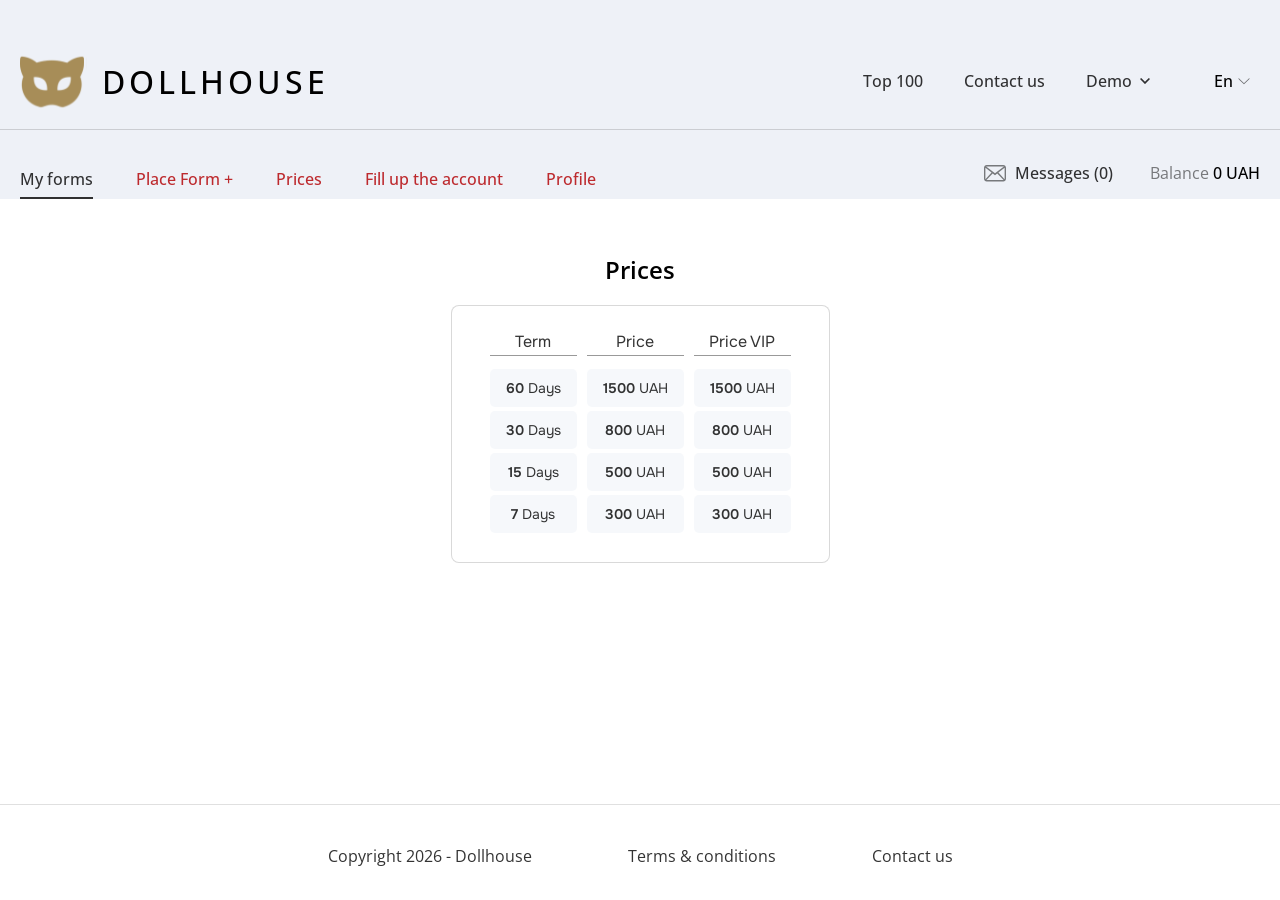
<file: price.html>
<!DOCTYPE html>
<html lang="en">
<head>
   <meta charset="UTF-8">
   <meta http-equiv="X-UA-Compatible" content="IE=edge">
   <meta name="viewport" content="width=device-width, initial-scale=1.0">
   <script src="files/js/dark-mode.js?_v=20260719203044"></script>
   <link rel="stylesheet" href="files/noUiSlider/nouislider.min.css?_v=20260719203044">
   <link rel="stylesheet" href="files/swiper/css/swiper-bundle.min.css?_v=20260719203044">
   <link rel="stylesheet" href="files/fancybox/fancybox.css?_v=20260719203044">
   <link rel="stylesheet" href="css/style.min.css?_v=20260719203044">
   <!--<link rel="icon" type="image/svg+xml" href="favicon.svg">-->
   <title>Price - Doll House</title>
</head>

<body class="page-profile">
   <div class="wrapper">
      <header class="header">
	<div class="header__wrapper lock-padding">
		<div id="header-container" class="n_container header-container">
			<div class="header__blockLogo">
				<a href="/">
					<img src="images/svg/logo.svg" alt="Doll House">
				</a>
				<h1 class="name-site">Dollhouse</h1>
			</div>
			<div class="header__menu menu">
				<div class="menu__body">
					<nav class="menu-topmenu-container">
						<ul class="menu__list">
							<li class="menu-item">
								<a href="#">Top 100</a>
							</li>
							<li class="menu-item">
								<a href="#contact-us" class="popup-link">Contact us</a>
							</li>

							
							<li class="menu-item menu-item-has-children">
								<a href="#">Demo</a>
								<span class="menu__arrow">
									<svg width="10" height="10" viewBox="0 0 24 24">
										<path d="M0 7.33l2.829-2.83 9.175 9.339 9.167-9.339 2.829 2.83-11.996 12.17z" fill="currentColor" />
									</svg>
								</span>
								<ul class="menu__sub-list">
									<li class="menu-item">
										<a href="#">Sub menu item 1</a>
									</li>
									<li class="menu-item current-menu-item current_page_item">
										<a href="#">Sub menu item 2</a>
									</li>
									<li class="menu-item">
										<a href="#">Sub menu item 3</a>
									</li>
									<li class="menu-item">
										<a href="#">Sub menu item 4</a>
									</li>
									<li class="menu-item">
										<a href="#">Sub menu item 5</a>
									</li>
									<li class="menu-item">
										<a href="#">Sub menu item - Dollhouse Dollhouse Dollhouse Dollhouse</a>
									</li>
								</ul>
							</li>
							
						
						</ul>
					</nav>
				</div>
			</div>
			<div class="header__right">
				<div class="language-selector">
					<button class="language-current" aria-haspopup="listbox">
						En
						<span class="arrow">
							<svg width="12" height="7" viewBox="0 0 12 7" fill="none" xmlns="http://www.w3.org/2000/svg">
								<path fill-rule="evenodd" clip-rule="evenodd" d="M12 0.833189L11.1564 0L5.9922 4.95143L5.4414 4.42319L5.4444 4.42611L0.856201 0.0269243L0 0.847529C1.2678 2.06362 4.8084 5.45835 5.9922 6.59293C6.8718 5.75023 6.0144 6.57204 12 0.833189Z" fill="black" fill-opacity="0.2"/>
								<path d="M11.2832 0.828125C6.69189 5.23018 6.42227 5.4874 5.99121 5.90039C4.70708 4.66948 2.06987 2.13969 0.72168 0.84668L0.855469 0.71875L5.09863 4.78711L5.64648 5.3125L5.99219 5.64453L6.33789 5.3125L11.1504 0.697266L11.2832 0.828125Z" stroke="black" stroke-opacity="0.2"/>
							</svg>
						</span>
					</button>
					<ul class="language-list" role="listbox">
						<li><a href="/en/" data-lang="en">En</a></li>
						<li><a href="/fr/" data-lang="fr">Fr</a></li>
						<li><a href="/uk/" data-lang="uk">Uk</a></li>
					</ul>
				</div>
				<button type="button" class="menu__icon">
					<span></span>
				</button>
			</div>
		</div>
	</div>
</header>
      <main class="main price">
         <div class="wrap-profile-menu">
   <div class="n_container full-hd">
      <div class="wrap-message-and-balance">
         <div class="wrap-message">
            <div class="wrap-icon">
               <svg width="22" height="17" viewBox="0 0 22 17" fill="none" xmlns="http://www.w3.org/2000/svg">
                  <path fill-rule="evenodd" clip-rule="evenodd" d="M20.625 13.75C20.625 13.8896 20.5982 14.0216 20.5597 14.1474L14.4375 7.5625L20.625 2.75V13.75ZM2.44475 15.0879L8.64874 8.47687L11 10.2541L13.2495 8.46587L19.5553 15.0879C19.4569 15.1106 2.54306 15.1106 2.44475 15.0879ZM1.375 13.75V2.75L7.5625 7.5625L1.44031 14.1474C1.40181 14.0216 1.375 13.8896 1.375 13.75ZM19.9375 1.375L11 8.25L2.0625 1.375H19.9375ZM19.25 0H2.75C1.23131 0 0 1.23131 0 2.75V13.75C0 15.2687 1.23131 16.5 2.75 16.5H19.25C20.7687 16.5 22 15.2687 22 13.75V2.75C22 1.23131 20.7687 0 19.25 0Z" fill="#77797C"/>
               </svg>
            </div>
            Messages (0)
         </div>
         <div class="wrap-balance">
            <p>Balance <strong>0 UAH</strong></p>
         </div>
      </div>
      <nav class="profile-menu">
         <ul>
            <li class="menu-item current-menu-item current_page_item">
               <a href="#">My forms</a>
            </li>
            <li class="menu-item">
               <a href="#">Place Form +</a>
            </li>
            <li class="menu-item">
               <a href="#">Prices</a>
            </li>
            <li class="menu-item white-space-wrap">
               <a href="#">Fill up the account</a>
            </li>
            <li class="menu-item">
               <a href="#">Profile</a>
            </li>
         </ul>
      </nav>
   </div>
</div>
         <div class="n_container">
            <div class="price__content">
               <h2 class="price__title">Prices</h2>
               <table class="price__table">
                  <thead>
                     <tr>
                        <th>Term</th>
                        <th>Price</th>
                        <th>Price VIP</th>
                     </tr>
                  </thead>
                  <tbody>
                     <tr class="spacer-row">
                        <td colspan="3"></td>
                     </tr>
                     <tr>
                        <td><strong>60</strong> Days</td>
                        <td><strong>1500</strong> UAH</td>
                        <td><strong>1500</strong> UAH</td>
                     </tr>
                     <tr>
                        <td><strong>30</strong> Days</td>
                        <td><strong>800</strong> UAH</td>
                        <td><strong>800</strong> UAH</td>
                     </tr>
                     <tr>
                        <td><strong>15</strong> Days</td>
                        <td><strong>500</strong> UAH</td>
                        <td><strong>500</strong> UAH</td>
                     </tr>
                     <tr>
                        <td><strong>7</strong> Days</td>
                        <td><strong>300</strong> UAH</td>
                        <td><strong>300</strong> UAH</td>
                     </tr>
                  </tbody>
               </table>
            </div>
         </div>
      </main>
      <footer class="footer">
   <div class="n_container full-hd">
      <nav class="footer__nav first-no-link">
         <ul>
            <li class="menu-item no-link">Copyright 2026 - Dollhouse</li>
            <li class="menu-item">
               <a href="#">Terms & conditions</a>
            </li>
            <li class="menu-item">
               <a href="#">Contact us</a>
            </li>
         </ul>
      </nav>
   </div>
</footer>

<div id="contact-us" class="popup contact-form-popup">
   <div class="popup__body">
      <div class="popup__content">
         <a href="" class="popup__close close-popup">
            <svg width="20" height="20" viewBox="0 0 20 20" fill="none" xmlns="http://www.w3.org/2000/svg">
               <path d="M17.0711 15.3033L4.69678 2.92896L2.92901 4.69672L15.3034 17.0711L17.0711 15.3033Z" fill="black" fill-opacity="0.8"/>
               <path d="M15.3031 2.92892L2.92871 15.3033L4.69648 17.0711L17.0708 4.69668L15.3031 2.92892Z" fill="black" fill-opacity="0.8"/>
            </svg>
         </a>
         <h2 class="popup__title">Contacts</h2>
         <form class="popup__form contact">
            <div class="contact-form-popup__wrap-fields">
               <div class="contact-form-popup__wrap-field">
                  <label for="your-name">Your Name*</label>
                  <input type="text" placeholder="Your Name" id="your-name">
               </div>
               <div class="contact-form-popup__wrap-field">
                  <label for="email">Email*</label>
                  <input type="text" placeholder="example.com" id="email">
               </div>
            </div>
            <div class="contact-form-popup__wrap-field">
               <label for="subject">Subject*</label>
               <input type="text" placeholder="Subject" id="subject">
            </div>
            <div class="contact-form-popup__wrap-field">
               <label for="body">Body*</label>
               <textarea id="body" placeholder="Your message" class="contact-form-popup__textarea"></textarea>
            </div>
            <button type="submit" class="contact-form-popup__submit n_btn">Send</button>
         </form>
      </div>
   </div>
</div>
   </div>

   <script src="js/script.min.js?_v=20260719203044"></script>

</body>

</html>
</file>
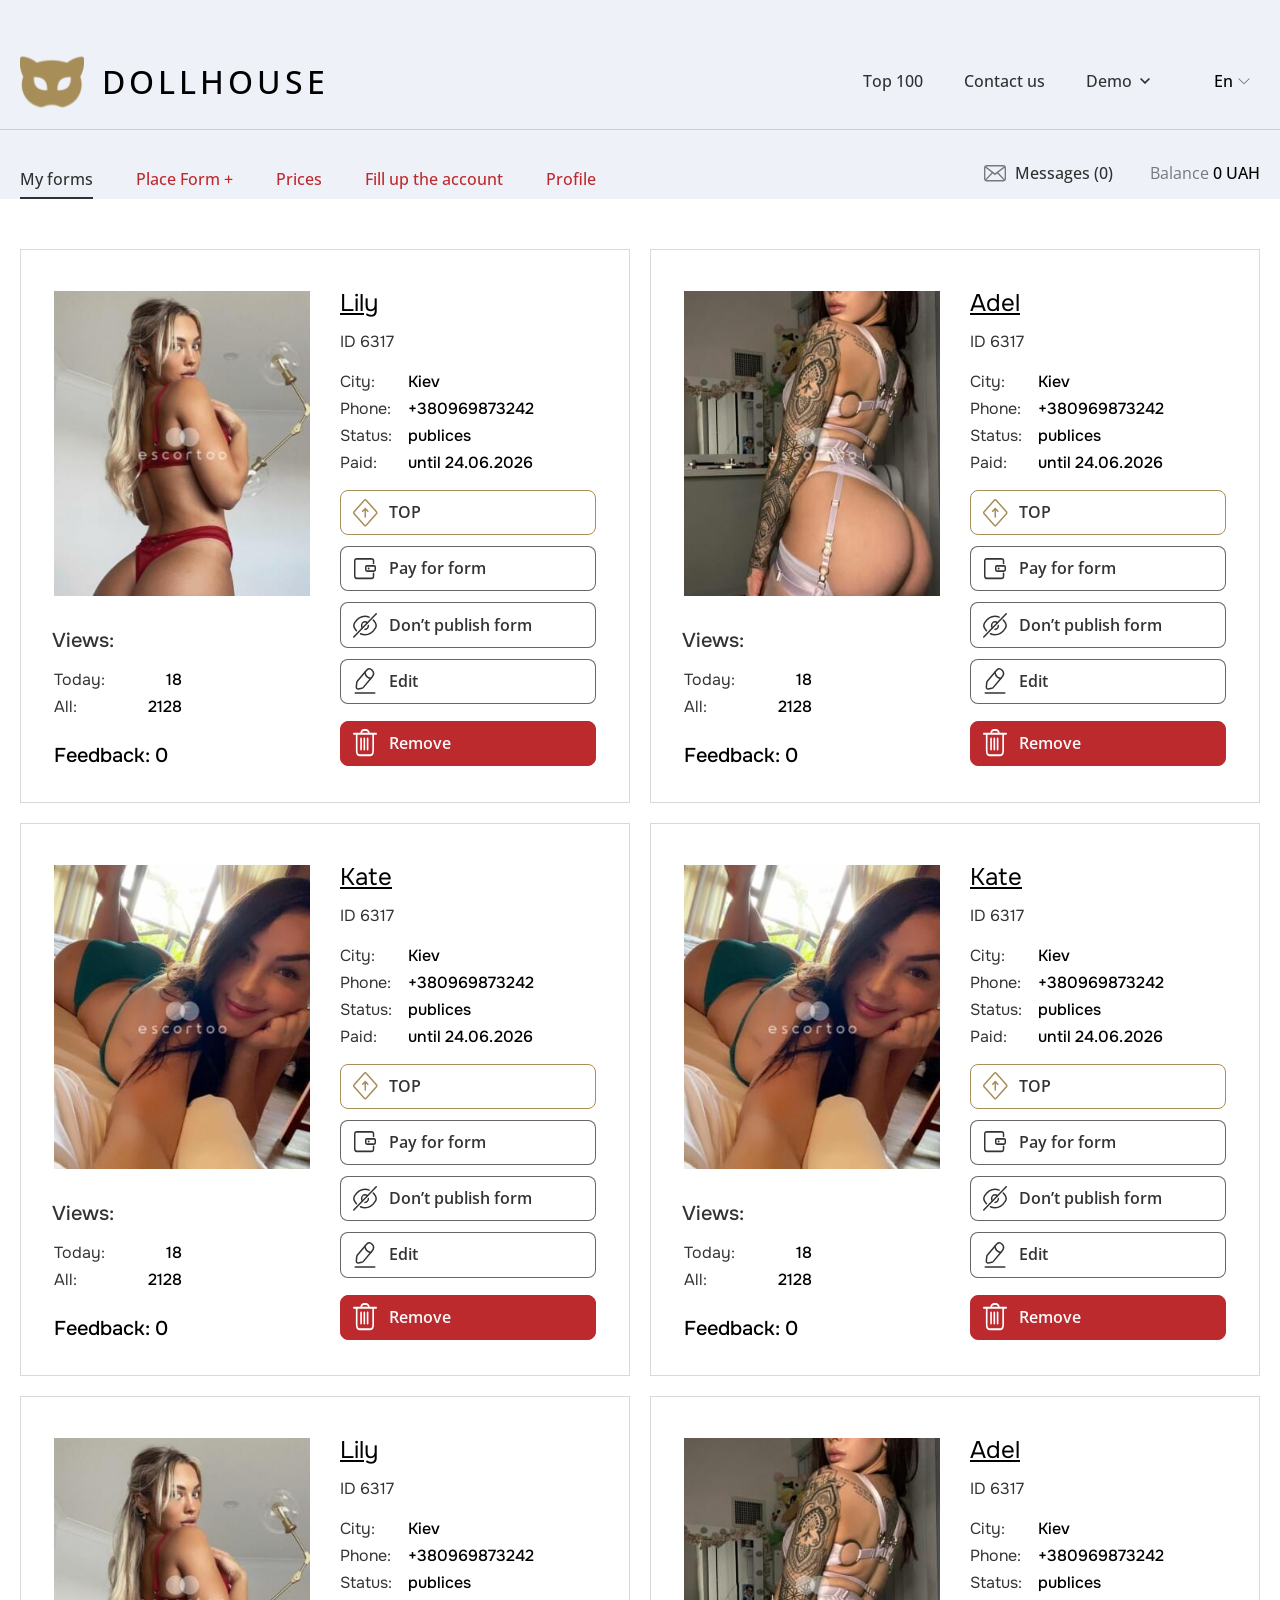
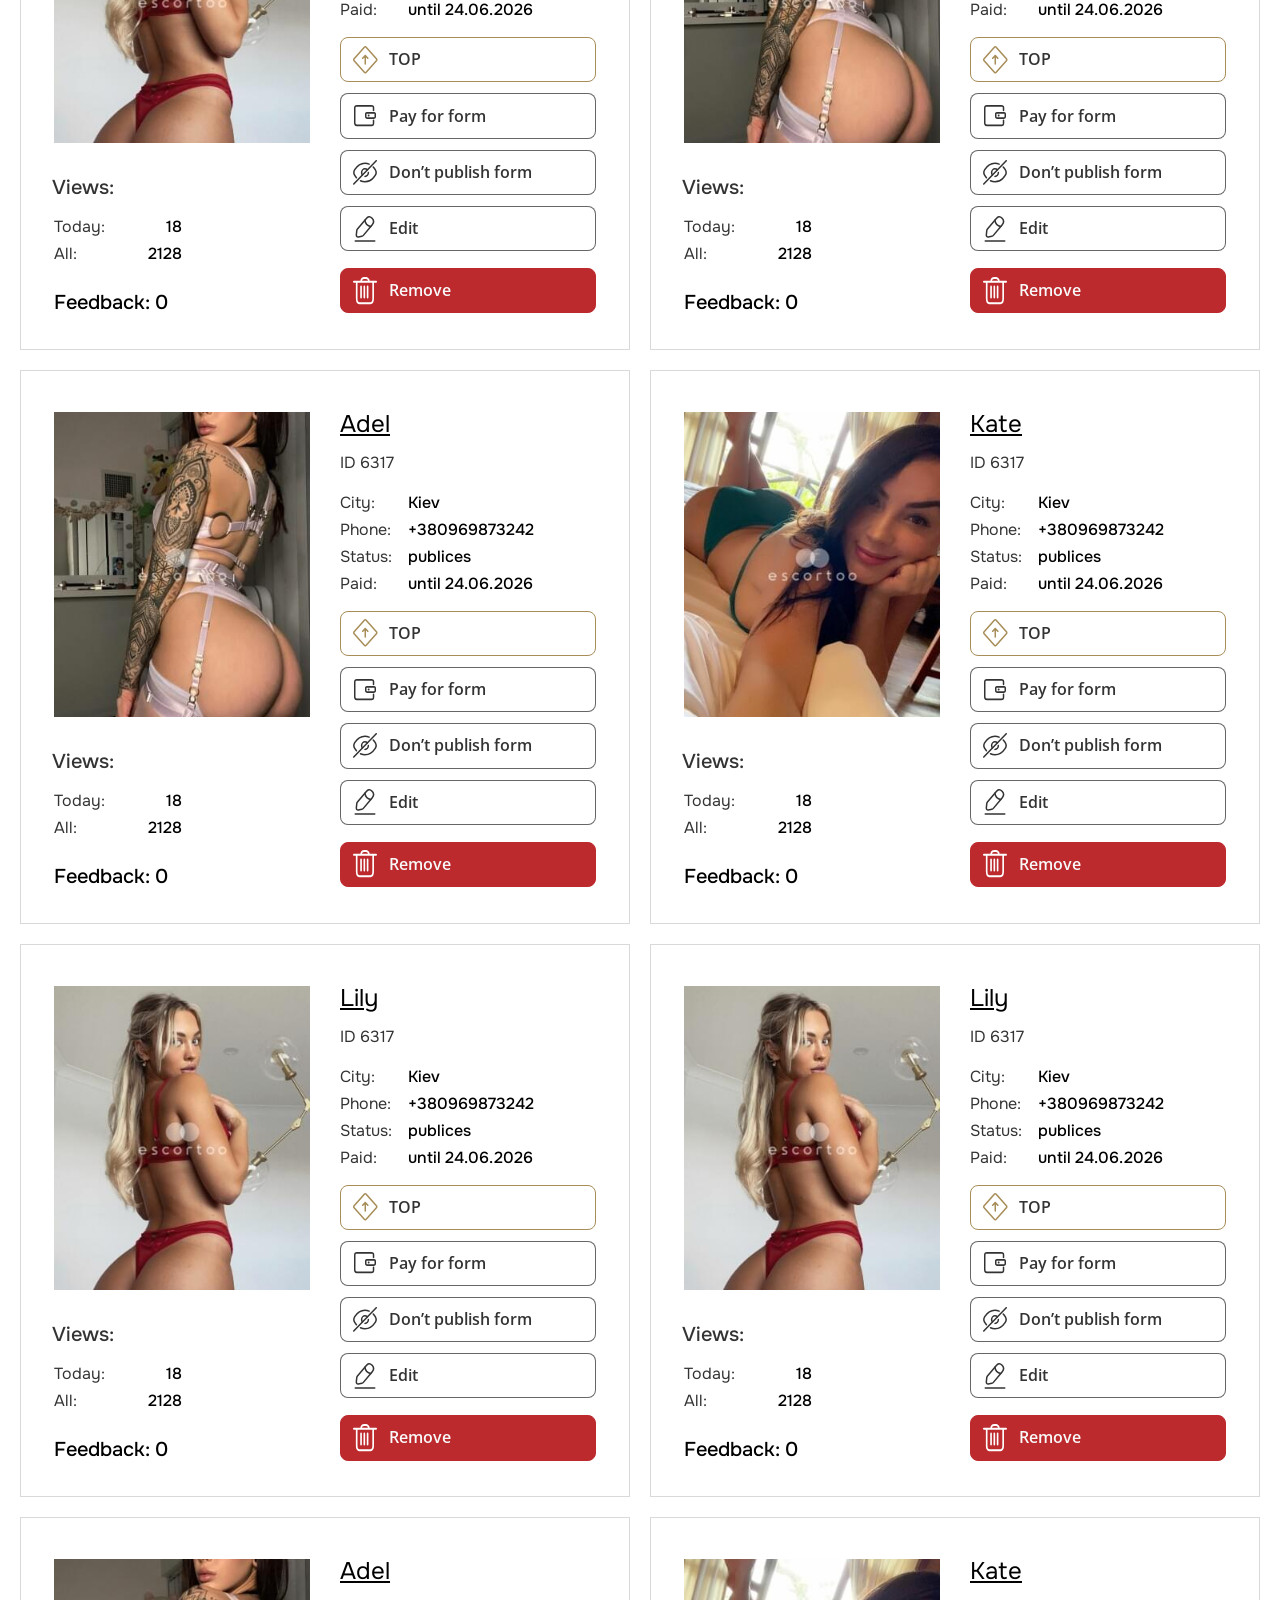
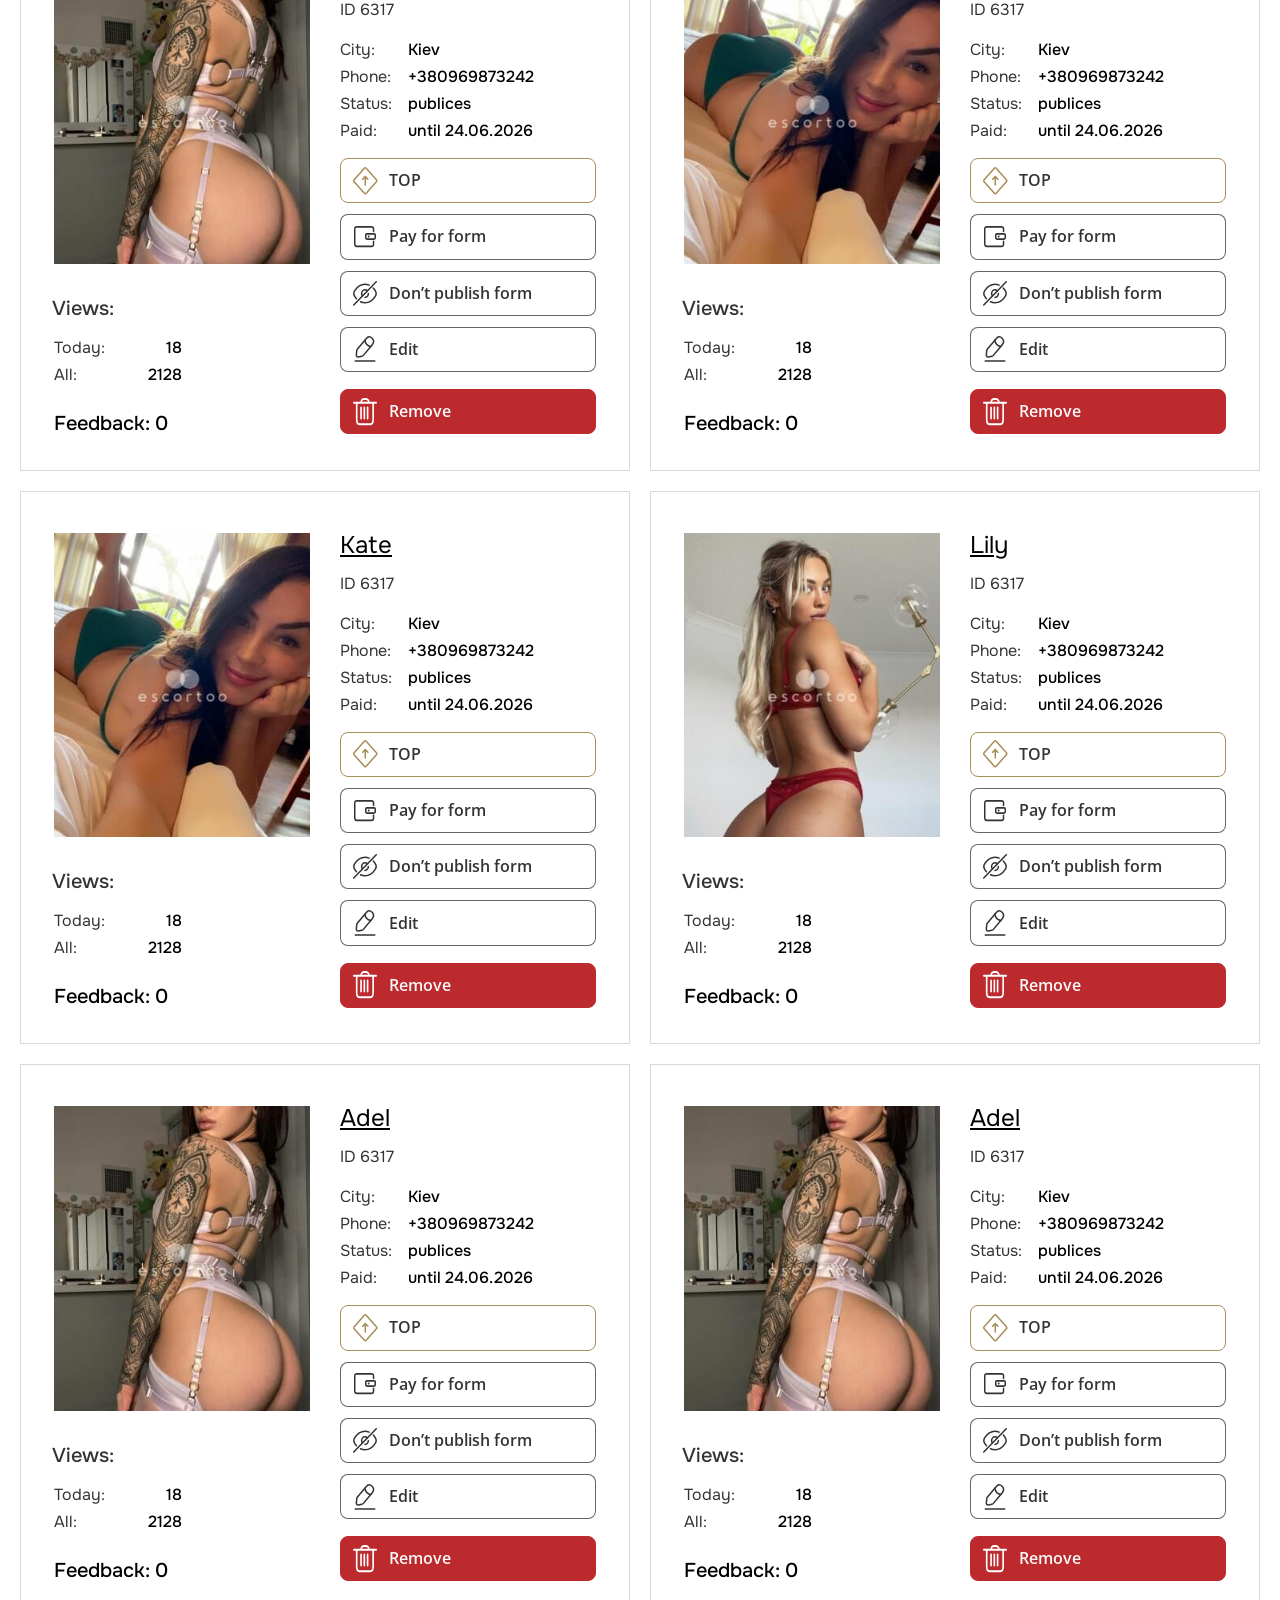
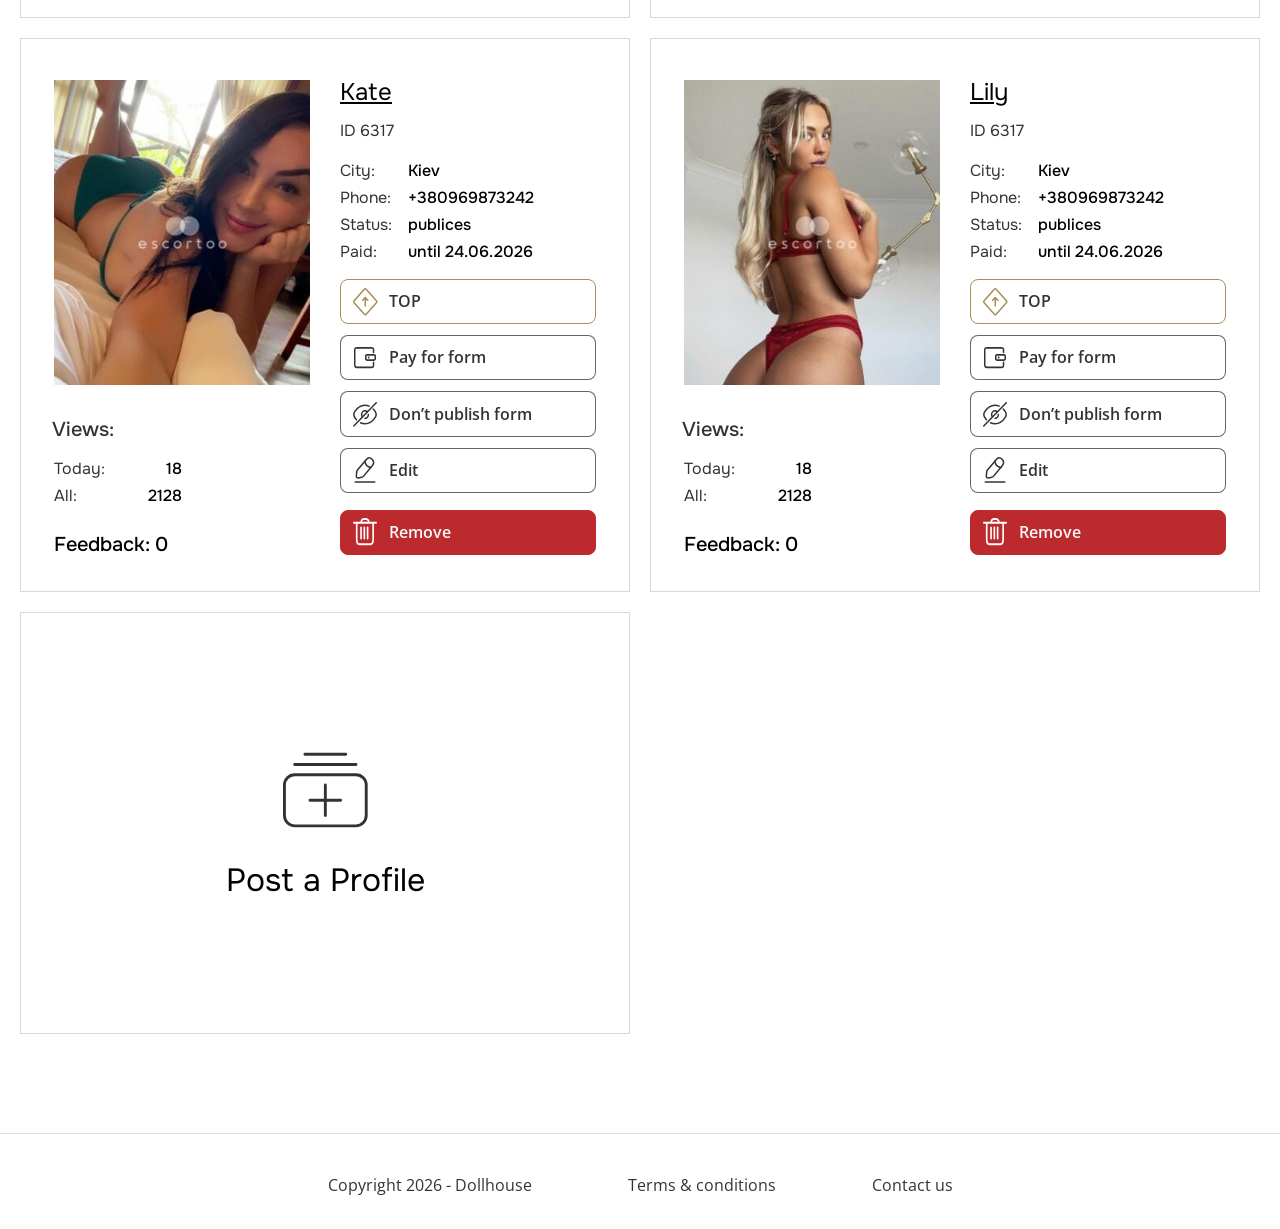
<file: profile-my-forms.html>
<!DOCTYPE html>
<html lang="en">
<head>
   <meta charset="UTF-8">
   <meta http-equiv="X-UA-Compatible" content="IE=edge">
   <meta name="viewport" content="width=device-width, initial-scale=1.0">
   <script src="files/js/dark-mode.js?_v=20260719203044"></script>
   <link rel="stylesheet" href="files/noUiSlider/nouislider.min.css?_v=20260719203044">
   <link rel="stylesheet" href="files/swiper/css/swiper-bundle.min.css?_v=20260719203044">
   <link rel="stylesheet" href="files/fancybox/fancybox.css?_v=20260719203044">
   <link rel="stylesheet" href="css/style.min.css?_v=20260719203044">
   <!--<link rel="icon" type="image/svg+xml" href="favicon.svg">-->
   <title>My Forms - Doll House</title>
</head>

<body class="page-profile">
	<div class="wrapper">
		<header class="header">
	<div class="header__wrapper lock-padding">
		<div id="header-container" class="n_container header-container">
			<div class="header__blockLogo">
				<a href="/">
					<img src="images/svg/logo.svg" alt="Doll House">
				</a>
				<h1 class="name-site">Dollhouse</h1>
			</div>
			<div class="header__menu menu">
				<div class="menu__body">
					<nav class="menu-topmenu-container">
						<ul class="menu__list">
							<li class="menu-item">
								<a href="#">Top 100</a>
							</li>
							<li class="menu-item">
								<a href="#contact-us" class="popup-link">Contact us</a>
							</li>

							
							<li class="menu-item menu-item-has-children">
								<a href="#">Demo</a>
								<span class="menu__arrow">
									<svg width="10" height="10" viewBox="0 0 24 24">
										<path d="M0 7.33l2.829-2.83 9.175 9.339 9.167-9.339 2.829 2.83-11.996 12.17z" fill="currentColor" />
									</svg>
								</span>
								<ul class="menu__sub-list">
									<li class="menu-item">
										<a href="#">Sub menu item 1</a>
									</li>
									<li class="menu-item current-menu-item current_page_item">
										<a href="#">Sub menu item 2</a>
									</li>
									<li class="menu-item">
										<a href="#">Sub menu item 3</a>
									</li>
									<li class="menu-item">
										<a href="#">Sub menu item 4</a>
									</li>
									<li class="menu-item">
										<a href="#">Sub menu item 5</a>
									</li>
									<li class="menu-item">
										<a href="#">Sub menu item - Dollhouse Dollhouse Dollhouse Dollhouse</a>
									</li>
								</ul>
							</li>
							
						
						</ul>
					</nav>
				</div>
			</div>
			<div class="header__right">
				<div class="language-selector">
					<button class="language-current" aria-haspopup="listbox">
						En
						<span class="arrow">
							<svg width="12" height="7" viewBox="0 0 12 7" fill="none" xmlns="http://www.w3.org/2000/svg">
								<path fill-rule="evenodd" clip-rule="evenodd" d="M12 0.833189L11.1564 0L5.9922 4.95143L5.4414 4.42319L5.4444 4.42611L0.856201 0.0269243L0 0.847529C1.2678 2.06362 4.8084 5.45835 5.9922 6.59293C6.8718 5.75023 6.0144 6.57204 12 0.833189Z" fill="black" fill-opacity="0.2"/>
								<path d="M11.2832 0.828125C6.69189 5.23018 6.42227 5.4874 5.99121 5.90039C4.70708 4.66948 2.06987 2.13969 0.72168 0.84668L0.855469 0.71875L5.09863 4.78711L5.64648 5.3125L5.99219 5.64453L6.33789 5.3125L11.1504 0.697266L11.2832 0.828125Z" stroke="black" stroke-opacity="0.2"/>
							</svg>
						</span>
					</button>
					<ul class="language-list" role="listbox">
						<li><a href="/en/" data-lang="en">En</a></li>
						<li><a href="/fr/" data-lang="fr">Fr</a></li>
						<li><a href="/uk/" data-lang="uk">Uk</a></li>
					</ul>
				</div>
				<button type="button" class="menu__icon">
					<span></span>
				</button>
			</div>
		</div>
	</div>
</header>
		<main class="main my-forms">
         <div class="wrap-profile-menu">
   <div class="n_container full-hd">
      <div class="wrap-message-and-balance">
         <div class="wrap-message">
            <div class="wrap-icon">
               <svg width="22" height="17" viewBox="0 0 22 17" fill="none" xmlns="http://www.w3.org/2000/svg">
                  <path fill-rule="evenodd" clip-rule="evenodd" d="M20.625 13.75C20.625 13.8896 20.5982 14.0216 20.5597 14.1474L14.4375 7.5625L20.625 2.75V13.75ZM2.44475 15.0879L8.64874 8.47687L11 10.2541L13.2495 8.46587L19.5553 15.0879C19.4569 15.1106 2.54306 15.1106 2.44475 15.0879ZM1.375 13.75V2.75L7.5625 7.5625L1.44031 14.1474C1.40181 14.0216 1.375 13.8896 1.375 13.75ZM19.9375 1.375L11 8.25L2.0625 1.375H19.9375ZM19.25 0H2.75C1.23131 0 0 1.23131 0 2.75V13.75C0 15.2687 1.23131 16.5 2.75 16.5H19.25C20.7687 16.5 22 15.2687 22 13.75V2.75C22 1.23131 20.7687 0 19.25 0Z" fill="#77797C"/>
               </svg>
            </div>
            Messages (0)
         </div>
         <div class="wrap-balance">
            <p>Balance <strong>0 UAH</strong></p>
         </div>
      </div>
      <nav class="profile-menu">
         <ul>
            <li class="menu-item current-menu-item current_page_item">
               <a href="#">My forms</a>
            </li>
            <li class="menu-item">
               <a href="#">Place Form +</a>
            </li>
            <li class="menu-item">
               <a href="#">Prices</a>
            </li>
            <li class="menu-item white-space-wrap">
               <a href="#">Fill up the account</a>
            </li>
            <li class="menu-item">
               <a href="#">Profile</a>
            </li>
         </ul>
      </nav>
   </div>
</div>
         <div class="n_container full-hd">

            <div class="page-profile__tiles">
               <div class="page-profile__tile post-a-profile">
                  <div class="page-profile__tile-content">
                     <a href="#" class="page-profile__tile-link-icon">
                        <svg width="88" height="78" viewBox="0 0 88 78" fill="none" xmlns="http://www.w3.org/2000/svg">
                           <path d="M43.8333 33.25V49.125M43.8333 49.125V65M43.8333 49.125H59.7083M43.8333 49.125H27.9583M12.0833 12.0833H75.5833M22.6667 1.5H65M12.0833 22.6667H75.5833C81.4285 22.6667 86.1667 27.405 86.1667 33.25V65C86.1667 70.8452 81.4285 75.5833 75.5833 75.5833H12.0833C6.23832 75.5833 1.5 70.8452 1.5 65V33.25C1.5 27.405 6.23832 22.6667 12.0833 22.6667Z" stroke="black" stroke-opacity="0.8" stroke-width="3" stroke-linecap="round" stroke-linejoin="round"/>
                        </svg>
                     </a>
                     <span>Post a Profile</span>
                  </div>
               </div>
               <div class="page-profile__tile">
                  <div class="page-profile__tile-columns">
                     <div class="page-profile__tile-column">
                        <div class="page-profile__tile-wrap-img wrap-lazy-load-image">
                           <img src="images/card-10.jpg" loading="lazy" alt="">
                           <span class="sk-spinner-pulse"></span>
                        </div>
                        <table class="page-profile__tile-table no-mobile">
                           <caption>Views:</caption>
                           <tbody>
                              <tr>
                                 <td>Today:</td>
                                 <td><strong>18</strong></td>
                              </tr>
                              <tr>
                                 <td>All:</td>
                                 <td><strong>2128</strong></td>
                              </tr>
                           </tbody>
                           <tfoot>
                              <tr>
                                 <td colspan="2"><strong>Feedback: 0</strong></td>
                              </tr>
                           </tfoot>
                        </table>
                     </div>
                     <div class="page-profile__tile-column">
                        <h2 class="page-profile__tile-name">Lily</h2>
                        <p class="page-profile__tile-id">ID 6317</p>
                        <table class="page-profile__tile-table">
                           <tbody>
                              <tr>
                                 <td>City:</td>
                                 <td><strong>Kiev</strong></td>
                              </tr>
                              <tr>
                                 <td>Phone:</td>
                                 <td><strong>+380969873242</strong></td>
                              </tr>
                              <tr>
                                 <td>Status:</td>
                                 <td><strong>publices</strong></td>
                              </tr>
                              <tr>
                                 <td>Paid:</td>
                                 <td><strong>until 24.06.2026</strong></td>
                              </tr>
                           </tbody>
                        </table>
                        <table class="page-profile__tile-table mobile">
                           <caption>Views:</caption>
                           <tbody>
                              <tr>
                                 <td>Today:</td>
                                 <td><strong>18</strong></td>
                              </tr>
                              <tr>
                                 <td>All:</td>
                                 <td><strong>2128</strong></td>
                              </tr>
                           </tbody>
                           <tfoot>
                              <tr>
                                 <td colspan="2"><strong>Feedback: 0</strong></td>
                              </tr>
                           </tfoot>
                        </table>
                        <ul class="page-profile__tile-buttons">
                           <li class="active">
                              <a href="#">
                                 <span class="wrap-icon">
                                    <svg width="25" height="28" viewBox="0 0 25 28" fill="none" xmlns="http://www.w3.org/2000/svg">
                                       <path d="M12.2647 10.8775V18.1054M14.8219 12.3231L12.2647 9.43191L9.70753 12.3231M11.3569 26.3597L1.1282 14.795C1.00836 14.6606 0.913244 14.5008 0.848332 14.3246C0.78342 14.1484 0.75 13.9595 0.75 13.7687C0.75 13.5778 0.78342 13.3889 0.848332 13.2127C0.913244 13.0366 1.00836 12.8767 1.1282 12.7423L11.3569 1.1776C11.4758 1.04211 11.6172 0.934566 11.773 0.861176C11.9288 0.787785 12.0959 0.75 12.2647 0.75C12.4335 0.75 12.6006 0.787785 12.7564 0.861176C12.9122 0.934566 13.0536 1.04211 13.1725 1.1776L23.4012 12.7423C23.521 12.8767 23.6162 13.0366 23.6811 13.2127C23.746 13.3889 23.7794 13.5778 23.7794 13.7687C23.7794 13.9595 23.746 14.1484 23.6811 14.3246C23.6162 14.5008 23.521 14.6606 23.4012 14.795L13.1725 26.3597C13.0536 26.4952 12.9122 26.6028 12.7564 26.6762C12.6006 26.7496 12.4335 26.7873 12.2647 26.7873C12.0959 26.7873 11.9288 26.7496 11.773 26.6762C11.6172 26.6028 11.4758 26.4952 11.3569 26.3597Z" stroke="#A78D58" stroke-width="1.5" stroke-linecap="round" stroke-linejoin="round"/>
                                    </svg>
                                 </span>
                                 TOP
                              </a>
                           </li>
                           <li>
                              <a href="#">
                                 <span class="wrap-icon">
                                    <svg class="fill" width="22" height="22" viewBox="0 0 22 22" fill="none" xmlns="http://www.w3.org/2000/svg">
                                       <path d="M12.8379 8.75194C12.6539 8.75194 12.5047 8.91676 12.5047 9.12008V11.8703C12.5047 12.0736 12.6539 12.2384 12.8379 12.2384H20.1676C20.3516 12.2384 20.5007 12.0736 20.5007 11.8703V9.12008C20.5007 8.91676 20.3516 8.75194 20.1676 8.75194H12.8379ZM17.3317 0.000977313C18.3458 0.0554615 19.0756 0.282236 19.5368 0.762101C19.9934 1.23734 20.2283 1.92562 20.2742 2.83562V5.44328C20.2742 5.90075 19.9386 6.27161 19.5246 6.27161C19.1106 6.27161 18.775 5.90075 18.775 5.44328L18.7762 2.88298C18.7516 2.40908 18.652 2.11702 18.5089 1.96808C18.3702 1.82378 17.9483 1.69271 17.2953 1.65664L2.91199 1.65602C2.32049 1.68137 1.93696 1.80797 1.75087 1.98813C1.60775 2.12667 1.50047 2.5074 1.49926 3.1652L1.49592 17.8029C1.55074 18.4428 1.67574 18.8687 1.835 19.0819C1.95577 19.2435 2.33112 19.4059 2.88294 19.4841L17.3107 19.4843C17.986 19.4996 18.3845 19.3853 18.5182 19.232C18.6665 19.062 18.775 18.6143 18.775 17.8809V15.3387C18.775 14.8812 19.1106 14.5104 19.5246 14.5104C19.9386 14.5104 20.2742 14.8812 20.2742 15.3387V17.8809C20.2742 19.002 20.0716 19.8383 19.5977 20.3816C19.1093 20.9417 18.3326 21.1645 17.2953 21.1407L2.79454 21.135C1.80765 21.0055 1.09897 20.699 0.678764 20.1365C0.297053 19.6255 0.0838811 18.8992 0 17.8809V3.16352C0.00200607 2.07449 0.232888 1.25515 0.762895 0.74206C1.24992 0.270584 1.95043 0.0393409 2.88294 0L17.3317 0.000977313ZM20.1676 7.0953C21.1796 7.0953 22 8.00183 22 9.12008V11.8703C22 12.9885 21.1796 13.8951 20.1676 13.8951H12.8379C11.8259 13.8951 11.0055 12.9885 11.0055 11.8703V9.12008C11.0055 8.00183 11.8259 7.0953 12.8379 7.0953H20.1676ZM14.6703 9.50717C14.1643 9.50717 13.7541 9.95454 13.7541 10.5064C13.7541 11.0583 14.1643 11.5057 14.6703 11.5057C15.1763 11.5057 15.5865 11.0583 15.5865 10.5064C15.5865 9.95454 15.1763 9.50717 14.6703 9.50717Z" fill="#333333"/>
                                    </svg>
                                 </span>
                                 Pay for form
                              </a>
                           </li>
                           <li>
                              <a href="#">
                                 <span class="wrap-icon">
                                    <svg class="stroke" width="24" height="25" viewBox="0 0 24 25" fill="none" xmlns="http://www.w3.org/2000/svg">
                                       <path d="M16.0955 4.17529C14.7882 3.61301 13.4079 3.31769 11.9933 3.31769C8.02456 3.31769 4.32568 5.64212 1.75108 9.66518C0.739224 11.2409 0.739224 13.8894 1.75108 15.4651C2.26237 16.264 2.818 16.996 3.41127 17.656M20.2284 7.10096C20.9529 7.85488 21.6257 8.7124 22.2355 9.66518C23.2474 11.2409 23.2474 13.8894 22.2355 15.4651C19.6609 19.4882 15.962 21.8126 11.9933 21.8126C10.4354 21.8126 8.91908 21.4543 7.49605 20.7759" stroke="#333333" stroke-width="1.5" stroke-linecap="round" stroke-linejoin="round"/>
                                       <path d="M15.3658 12.5712C15.3658 14.6803 13.8584 16.3846 11.993 16.3846M14.3535 9.84521C13.7456 9.17225 12.9127 8.75787 11.993 8.75787C10.1276 8.75787 8.62012 10.4622 8.62012 12.5712C8.62012 13.4983 8.91137 14.3471 9.39626 15.0075" stroke="#333333" stroke-width="1.5" stroke-linecap="round" stroke-linejoin="round"/>
                                       <path d="M0.75 24.0116L23.2356 0.75" stroke="#333333" stroke-width="1.5" stroke-linecap="round"/>
                                    </svg>
                                 </span>
                                 Don’t publish form
                              </a>
                           </li>
                           <li>
                              <a href="#">
                                 <span class="wrap-icon">
                                    <svg class="stroke" width="26" height="30" viewBox="0 0 26 30" fill="none" xmlns="http://www.w3.org/2000/svg">
                                       <path d="M14.3653 4.40936L5.47112 15.0532C5.13529 15.4574 4.81029 16.2535 4.74529 16.8047L4.34445 20.7731C4.20362 22.2062 5.11362 23.186 6.37029 22.9411L9.85862 22.2674C10.3461 22.1694 11.0287 21.7652 11.3645 21.3488L20.2587 10.705C21.797 8.86774 22.4903 6.77328 20.0962 4.21339C17.7128 1.67799 15.9037 2.57212 14.3653 4.40936Z" stroke="#333333" stroke-width="1.5" stroke-miterlimit="10" stroke-linecap="round" stroke-linejoin="round"/>
                                       <path d="M12.8809 6.18542C13.3467 9.56596 15.7734 12.1503 18.785 12.4932" stroke="#333333" stroke-width="1.5" stroke-miterlimit="10" stroke-linecap="round" stroke-linejoin="round"/>
                                       <path d="M3.25 26.9462H22.75" stroke="#333333" stroke-width="1.5" stroke-miterlimit="10" stroke-linecap="round" stroke-linejoin="round"/>
                                    </svg>
                                 </span>
                                 Edit
                              </a>
                           </li>
                           <li class="remove">
                              <a href="#">
                                 <span class="wrap-icon">
                                    <svg width="24" height="28" viewBox="0 0 24 28" fill="none" xmlns="http://www.w3.org/2000/svg">
                                       <path d="M10.9543 0L13.3234 0.00661247C14.2572 0.133745 15.0753 0.630848 15.7504 1.46955C16.3004 2.15276 16.5896 2.94779 16.6073 3.81429L23.1772 3.81453C23.6316 3.81453 24 4.23486 24 4.75337C24 5.27188 23.6316 5.69222 23.1772 5.69222L20.9736 5.6915L20.974 21.4668C20.974 24.917 19.835 27.1347 17.3239 27.1347H6.5025C3.99242 27.1347 2.87179 24.9283 2.87179 21.4668L2.8716 5.6915L0.822826 5.69222C0.368392 5.69222 0 5.27188 0 4.75337C0 4.23486 0.368392 3.81453 0.822826 3.81453L7.38698 3.81417C7.40458 3.11743 7.63269 2.41116 8.05178 1.71247C8.67615 0.671552 9.65048 0.100191 10.9543 0ZM19.3272 5.6915H4.5168L4.51744 21.4668C4.51744 24.0282 5.14154 25.257 6.5025 25.257H17.3239C18.6912 25.257 19.3283 24.0164 19.3283 21.4668L19.3272 5.6915ZM8.05825 8.60185C8.51269 8.60185 8.88108 9.02219 8.88108 9.5407V20.4624C8.88108 20.9809 8.51269 21.4013 8.05825 21.4013C7.60382 21.4013 7.23543 20.9809 7.23543 20.4624V9.5407C7.23543 9.02219 7.60382 8.60185 8.05825 8.60185ZM11.331 8.60185C11.7854 8.60185 12.1538 9.02219 12.1538 9.5407V20.4624C12.1538 20.9809 11.7854 21.4013 11.331 21.4013C10.8765 21.4013 10.5082 20.9809 10.5082 20.4624V9.5407C10.5082 9.02219 10.8765 8.60185 11.331 8.60185ZM14.6037 8.60185C15.0581 8.60185 15.4265 9.02219 15.4265 9.5407V20.4624C15.4265 20.9809 15.0581 21.4013 14.6037 21.4013C14.1493 21.4013 13.7809 20.9809 13.7809 20.4624V9.5407C13.7809 9.02219 14.1493 8.60185 14.6037 8.60185ZM11.0108 1.87547C10.2412 1.93592 9.73323 2.23381 9.40983 2.77297C9.17251 3.16862 9.05385 3.51048 9.03503 3.81506L14.9609 3.81359C14.9436 3.41842 14.8059 3.07197 14.5384 2.73974C14.1232 2.22385 13.6622 1.94375 13.2259 1.87769L11.0108 1.87547Z" fill="white"/>
                                    </svg>
                                 </span>
                                 Remove
                              </a>
                           </li>
                        </ul>
                     </div>
                  </div>
               </div>
               <div class="page-profile__tile">
                  <div class="page-profile__tile-columns">
                     <div class="page-profile__tile-column">
                        <div class="page-profile__tile-wrap-img wrap-lazy-load-image">
                           <img src="images/card-6.jpg" loading="lazy" alt="">
                           <span class="sk-spinner-pulse"></span>
                        </div>
                        <table class="page-profile__tile-table no-mobile">
                           <caption>Views:</caption>
                           <tbody>
                              <tr>
                                 <td>Today:</td>
                                 <td><strong>18</strong></td>
                              </tr>
                              <tr>
                                 <td>All:</td>
                                 <td><strong>2128</strong></td>
                              </tr>
                           </tbody>
                           <tfoot>
                              <tr>
                                 <td colspan="2"><strong>Feedback: 0</strong></td>
                              </tr>
                           </tfoot>
                        </table>
                     </div>
                     <div class="page-profile__tile-column">
                        <h2 class="page-profile__tile-name">Adel</h2>
                        <p class="page-profile__tile-id">ID 6317</p>
                        <table class="page-profile__tile-table">
                           <tbody>
                              <tr>
                                 <td>City:</td>
                                 <td><strong>Kiev</strong></td>
                              </tr>
                              <tr>
                                 <td>Phone:</td>
                                 <td><strong>+380969873242</strong></td>
                              </tr>
                              <tr>
                                 <td>Status:</td>
                                 <td><strong>publices</strong></td>
                              </tr>
                              <tr>
                                 <td>Paid:</td>
                                 <td><strong>until 24.06.2026</strong></td>
                              </tr>
                           </tbody>
                        </table>
                        <table class="page-profile__tile-table mobile">
                           <caption>Views:</caption>
                           <tbody>
                              <tr>
                                 <td>Today:</td>
                                 <td><strong>18</strong></td>
                              </tr>
                              <tr>
                                 <td>All:</td>
                                 <td><strong>2128</strong></td>
                              </tr>
                           </tbody>
                           <tfoot>
                              <tr>
                                 <td colspan="2"><strong>Feedback: 0</strong></td>
                              </tr>
                           </tfoot>
                        </table>
                        <ul class="page-profile__tile-buttons">
                           <li class="active">
                              <a href="#">
                                 <span class="wrap-icon">
                                    <svg width="25" height="28" viewBox="0 0 25 28" fill="none" xmlns="http://www.w3.org/2000/svg">
                                       <path d="M12.2647 10.8775V18.1054M14.8219 12.3231L12.2647 9.43191L9.70753 12.3231M11.3569 26.3597L1.1282 14.795C1.00836 14.6606 0.913244 14.5008 0.848332 14.3246C0.78342 14.1484 0.75 13.9595 0.75 13.7687C0.75 13.5778 0.78342 13.3889 0.848332 13.2127C0.913244 13.0366 1.00836 12.8767 1.1282 12.7423L11.3569 1.1776C11.4758 1.04211 11.6172 0.934566 11.773 0.861176C11.9288 0.787785 12.0959 0.75 12.2647 0.75C12.4335 0.75 12.6006 0.787785 12.7564 0.861176C12.9122 0.934566 13.0536 1.04211 13.1725 1.1776L23.4012 12.7423C23.521 12.8767 23.6162 13.0366 23.6811 13.2127C23.746 13.3889 23.7794 13.5778 23.7794 13.7687C23.7794 13.9595 23.746 14.1484 23.6811 14.3246C23.6162 14.5008 23.521 14.6606 23.4012 14.795L13.1725 26.3597C13.0536 26.4952 12.9122 26.6028 12.7564 26.6762C12.6006 26.7496 12.4335 26.7873 12.2647 26.7873C12.0959 26.7873 11.9288 26.7496 11.773 26.6762C11.6172 26.6028 11.4758 26.4952 11.3569 26.3597Z" stroke="#A78D58" stroke-width="1.5" stroke-linecap="round" stroke-linejoin="round"/>
                                    </svg>
                                 </span>
                                 TOP
                              </a>
                           </li>
                           <li>
                              <a href="#">
                                 <span class="wrap-icon">
                                    <svg class="fill" width="22" height="22" viewBox="0 0 22 22" fill="none" xmlns="http://www.w3.org/2000/svg">
                                       <path d="M12.8379 8.75194C12.6539 8.75194 12.5047 8.91676 12.5047 9.12008V11.8703C12.5047 12.0736 12.6539 12.2384 12.8379 12.2384H20.1676C20.3516 12.2384 20.5007 12.0736 20.5007 11.8703V9.12008C20.5007 8.91676 20.3516 8.75194 20.1676 8.75194H12.8379ZM17.3317 0.000977313C18.3458 0.0554615 19.0756 0.282236 19.5368 0.762101C19.9934 1.23734 20.2283 1.92562 20.2742 2.83562V5.44328C20.2742 5.90075 19.9386 6.27161 19.5246 6.27161C19.1106 6.27161 18.775 5.90075 18.775 5.44328L18.7762 2.88298C18.7516 2.40908 18.652 2.11702 18.5089 1.96808C18.3702 1.82378 17.9483 1.69271 17.2953 1.65664L2.91199 1.65602C2.32049 1.68137 1.93696 1.80797 1.75087 1.98813C1.60775 2.12667 1.50047 2.5074 1.49926 3.1652L1.49592 17.8029C1.55074 18.4428 1.67574 18.8687 1.835 19.0819C1.95577 19.2435 2.33112 19.4059 2.88294 19.4841L17.3107 19.4843C17.986 19.4996 18.3845 19.3853 18.5182 19.232C18.6665 19.062 18.775 18.6143 18.775 17.8809V15.3387C18.775 14.8812 19.1106 14.5104 19.5246 14.5104C19.9386 14.5104 20.2742 14.8812 20.2742 15.3387V17.8809C20.2742 19.002 20.0716 19.8383 19.5977 20.3816C19.1093 20.9417 18.3326 21.1645 17.2953 21.1407L2.79454 21.135C1.80765 21.0055 1.09897 20.699 0.678764 20.1365C0.297053 19.6255 0.0838811 18.8992 0 17.8809V3.16352C0.00200607 2.07449 0.232888 1.25515 0.762895 0.74206C1.24992 0.270584 1.95043 0.0393409 2.88294 0L17.3317 0.000977313ZM20.1676 7.0953C21.1796 7.0953 22 8.00183 22 9.12008V11.8703C22 12.9885 21.1796 13.8951 20.1676 13.8951H12.8379C11.8259 13.8951 11.0055 12.9885 11.0055 11.8703V9.12008C11.0055 8.00183 11.8259 7.0953 12.8379 7.0953H20.1676ZM14.6703 9.50717C14.1643 9.50717 13.7541 9.95454 13.7541 10.5064C13.7541 11.0583 14.1643 11.5057 14.6703 11.5057C15.1763 11.5057 15.5865 11.0583 15.5865 10.5064C15.5865 9.95454 15.1763 9.50717 14.6703 9.50717Z" fill="#333333"/>
                                    </svg>
                                 </span>
                                 Pay for form
                              </a>
                           </li>
                           <li>
                              <a href="#">
                                 <span class="wrap-icon">
                                    <svg class="stroke" width="24" height="25" viewBox="0 0 24 25" fill="none" xmlns="http://www.w3.org/2000/svg">
                                       <path d="M16.0955 4.17529C14.7882 3.61301 13.4079 3.31769 11.9933 3.31769C8.02456 3.31769 4.32568 5.64212 1.75108 9.66518C0.739224 11.2409 0.739224 13.8894 1.75108 15.4651C2.26237 16.264 2.818 16.996 3.41127 17.656M20.2284 7.10096C20.9529 7.85488 21.6257 8.7124 22.2355 9.66518C23.2474 11.2409 23.2474 13.8894 22.2355 15.4651C19.6609 19.4882 15.962 21.8126 11.9933 21.8126C10.4354 21.8126 8.91908 21.4543 7.49605 20.7759" stroke="#333333" stroke-width="1.5" stroke-linecap="round" stroke-linejoin="round"/>
                                       <path d="M15.3658 12.5712C15.3658 14.6803 13.8584 16.3846 11.993 16.3846M14.3535 9.84521C13.7456 9.17225 12.9127 8.75787 11.993 8.75787C10.1276 8.75787 8.62012 10.4622 8.62012 12.5712C8.62012 13.4983 8.91137 14.3471 9.39626 15.0075" stroke="#333333" stroke-width="1.5" stroke-linecap="round" stroke-linejoin="round"/>
                                       <path d="M0.75 24.0116L23.2356 0.75" stroke="#333333" stroke-width="1.5" stroke-linecap="round"/>
                                    </svg>
                                 </span>
                                 Don’t publish form
                              </a>
                           </li>
                           <li>
                              <a href="#">
                                 <span class="wrap-icon">
                                    <svg class="stroke" width="26" height="30" viewBox="0 0 26 30" fill="none" xmlns="http://www.w3.org/2000/svg">
                                       <path d="M14.3653 4.40936L5.47112 15.0532C5.13529 15.4574 4.81029 16.2535 4.74529 16.8047L4.34445 20.7731C4.20362 22.2062 5.11362 23.186 6.37029 22.9411L9.85862 22.2674C10.3461 22.1694 11.0287 21.7652 11.3645 21.3488L20.2587 10.705C21.797 8.86774 22.4903 6.77328 20.0962 4.21339C17.7128 1.67799 15.9037 2.57212 14.3653 4.40936Z" stroke="#333333" stroke-width="1.5" stroke-miterlimit="10" stroke-linecap="round" stroke-linejoin="round"/>
                                       <path d="M12.8809 6.18542C13.3467 9.56596 15.7734 12.1503 18.785 12.4932" stroke="#333333" stroke-width="1.5" stroke-miterlimit="10" stroke-linecap="round" stroke-linejoin="round"/>
                                       <path d="M3.25 26.9462H22.75" stroke="#333333" stroke-width="1.5" stroke-miterlimit="10" stroke-linecap="round" stroke-linejoin="round"/>
                                    </svg>
                                 </span>
                                 Edit
                              </a>
                           </li>
                           <li class="remove">
                              <a href="#">
                                 <span class="wrap-icon">
                                    <svg width="24" height="28" viewBox="0 0 24 28" fill="none" xmlns="http://www.w3.org/2000/svg">
                                       <path d="M10.9543 0L13.3234 0.00661247C14.2572 0.133745 15.0753 0.630848 15.7504 1.46955C16.3004 2.15276 16.5896 2.94779 16.6073 3.81429L23.1772 3.81453C23.6316 3.81453 24 4.23486 24 4.75337C24 5.27188 23.6316 5.69222 23.1772 5.69222L20.9736 5.6915L20.974 21.4668C20.974 24.917 19.835 27.1347 17.3239 27.1347H6.5025C3.99242 27.1347 2.87179 24.9283 2.87179 21.4668L2.8716 5.6915L0.822826 5.69222C0.368392 5.69222 0 5.27188 0 4.75337C0 4.23486 0.368392 3.81453 0.822826 3.81453L7.38698 3.81417C7.40458 3.11743 7.63269 2.41116 8.05178 1.71247C8.67615 0.671552 9.65048 0.100191 10.9543 0ZM19.3272 5.6915H4.5168L4.51744 21.4668C4.51744 24.0282 5.14154 25.257 6.5025 25.257H17.3239C18.6912 25.257 19.3283 24.0164 19.3283 21.4668L19.3272 5.6915ZM8.05825 8.60185C8.51269 8.60185 8.88108 9.02219 8.88108 9.5407V20.4624C8.88108 20.9809 8.51269 21.4013 8.05825 21.4013C7.60382 21.4013 7.23543 20.9809 7.23543 20.4624V9.5407C7.23543 9.02219 7.60382 8.60185 8.05825 8.60185ZM11.331 8.60185C11.7854 8.60185 12.1538 9.02219 12.1538 9.5407V20.4624C12.1538 20.9809 11.7854 21.4013 11.331 21.4013C10.8765 21.4013 10.5082 20.9809 10.5082 20.4624V9.5407C10.5082 9.02219 10.8765 8.60185 11.331 8.60185ZM14.6037 8.60185C15.0581 8.60185 15.4265 9.02219 15.4265 9.5407V20.4624C15.4265 20.9809 15.0581 21.4013 14.6037 21.4013C14.1493 21.4013 13.7809 20.9809 13.7809 20.4624V9.5407C13.7809 9.02219 14.1493 8.60185 14.6037 8.60185ZM11.0108 1.87547C10.2412 1.93592 9.73323 2.23381 9.40983 2.77297C9.17251 3.16862 9.05385 3.51048 9.03503 3.81506L14.9609 3.81359C14.9436 3.41842 14.8059 3.07197 14.5384 2.73974C14.1232 2.22385 13.6622 1.94375 13.2259 1.87769L11.0108 1.87547Z" fill="white"/>
                                    </svg>
                                 </span>
                                 Remove
                              </a>
                           </li>
                        </ul>
                     </div>
                  </div>
               </div>
               <div class="page-profile__tile">
                  <div class="page-profile__tile-columns">
                     <div class="page-profile__tile-column">
                        <div class="page-profile__tile-wrap-img wrap-lazy-load-image">
                           <img src="images/card-2.jpg" loading="lazy" alt="">
                           <span class="sk-spinner-pulse"></span>
                        </div>
                        <table class="page-profile__tile-table no-mobile">
                           <caption>Views:</caption>
                           <tbody>
                              <tr>
                                 <td>Today:</td>
                                 <td><strong>18</strong></td>
                              </tr>
                              <tr>
                                 <td>All:</td>
                                 <td><strong>2128</strong></td>
                              </tr>
                           </tbody>
                           <tfoot>
                              <tr>
                                 <td colspan="2"><strong>Feedback: 0</strong></td>
                              </tr>
                           </tfoot>
                        </table>
                     </div>
                     <div class="page-profile__tile-column">
                        <h2 class="page-profile__tile-name">Kate</h2>
                        <p class="page-profile__tile-id">ID 6317</p>
                        <table class="page-profile__tile-table">
                           <tbody>
                              <tr>
                                 <td>City:</td>
                                 <td><strong>Kiev</strong></td>
                              </tr>
                              <tr>
                                 <td>Phone:</td>
                                 <td><strong>+380969873242</strong></td>
                              </tr>
                              <tr>
                                 <td>Status:</td>
                                 <td><strong>publices</strong></td>
                              </tr>
                              <tr>
                                 <td>Paid:</td>
                                 <td><strong>until 24.06.2026</strong></td>
                              </tr>
                           </tbody>
                        </table>
                        <table class="page-profile__tile-table mobile">
                           <caption>Views:</caption>
                           <tbody>
                              <tr>
                                 <td>Today:</td>
                                 <td><strong>18</strong></td>
                              </tr>
                              <tr>
                                 <td>All:</td>
                                 <td><strong>2128</strong></td>
                              </tr>
                           </tbody>
                           <tfoot>
                              <tr>
                                 <td colspan="2"><strong>Feedback: 0</strong></td>
                              </tr>
                           </tfoot>
                        </table>
                        <ul class="page-profile__tile-buttons">
                           <li class="active">
                              <a href="#">
                                 <span class="wrap-icon">
                                    <svg width="25" height="28" viewBox="0 0 25 28" fill="none" xmlns="http://www.w3.org/2000/svg">
                                       <path d="M12.2647 10.8775V18.1054M14.8219 12.3231L12.2647 9.43191L9.70753 12.3231M11.3569 26.3597L1.1282 14.795C1.00836 14.6606 0.913244 14.5008 0.848332 14.3246C0.78342 14.1484 0.75 13.9595 0.75 13.7687C0.75 13.5778 0.78342 13.3889 0.848332 13.2127C0.913244 13.0366 1.00836 12.8767 1.1282 12.7423L11.3569 1.1776C11.4758 1.04211 11.6172 0.934566 11.773 0.861176C11.9288 0.787785 12.0959 0.75 12.2647 0.75C12.4335 0.75 12.6006 0.787785 12.7564 0.861176C12.9122 0.934566 13.0536 1.04211 13.1725 1.1776L23.4012 12.7423C23.521 12.8767 23.6162 13.0366 23.6811 13.2127C23.746 13.3889 23.7794 13.5778 23.7794 13.7687C23.7794 13.9595 23.746 14.1484 23.6811 14.3246C23.6162 14.5008 23.521 14.6606 23.4012 14.795L13.1725 26.3597C13.0536 26.4952 12.9122 26.6028 12.7564 26.6762C12.6006 26.7496 12.4335 26.7873 12.2647 26.7873C12.0959 26.7873 11.9288 26.7496 11.773 26.6762C11.6172 26.6028 11.4758 26.4952 11.3569 26.3597Z" stroke="#A78D58" stroke-width="1.5" stroke-linecap="round" stroke-linejoin="round"/>
                                    </svg>
                                 </span>
                                 TOP
                              </a>
                           </li>
                           <li>
                              <a href="#">
                                 <span class="wrap-icon">
                                    <svg class="fill" width="22" height="22" viewBox="0 0 22 22" fill="none" xmlns="http://www.w3.org/2000/svg">
                                       <path d="M12.8379 8.75194C12.6539 8.75194 12.5047 8.91676 12.5047 9.12008V11.8703C12.5047 12.0736 12.6539 12.2384 12.8379 12.2384H20.1676C20.3516 12.2384 20.5007 12.0736 20.5007 11.8703V9.12008C20.5007 8.91676 20.3516 8.75194 20.1676 8.75194H12.8379ZM17.3317 0.000977313C18.3458 0.0554615 19.0756 0.282236 19.5368 0.762101C19.9934 1.23734 20.2283 1.92562 20.2742 2.83562V5.44328C20.2742 5.90075 19.9386 6.27161 19.5246 6.27161C19.1106 6.27161 18.775 5.90075 18.775 5.44328L18.7762 2.88298C18.7516 2.40908 18.652 2.11702 18.5089 1.96808C18.3702 1.82378 17.9483 1.69271 17.2953 1.65664L2.91199 1.65602C2.32049 1.68137 1.93696 1.80797 1.75087 1.98813C1.60775 2.12667 1.50047 2.5074 1.49926 3.1652L1.49592 17.8029C1.55074 18.4428 1.67574 18.8687 1.835 19.0819C1.95577 19.2435 2.33112 19.4059 2.88294 19.4841L17.3107 19.4843C17.986 19.4996 18.3845 19.3853 18.5182 19.232C18.6665 19.062 18.775 18.6143 18.775 17.8809V15.3387C18.775 14.8812 19.1106 14.5104 19.5246 14.5104C19.9386 14.5104 20.2742 14.8812 20.2742 15.3387V17.8809C20.2742 19.002 20.0716 19.8383 19.5977 20.3816C19.1093 20.9417 18.3326 21.1645 17.2953 21.1407L2.79454 21.135C1.80765 21.0055 1.09897 20.699 0.678764 20.1365C0.297053 19.6255 0.0838811 18.8992 0 17.8809V3.16352C0.00200607 2.07449 0.232888 1.25515 0.762895 0.74206C1.24992 0.270584 1.95043 0.0393409 2.88294 0L17.3317 0.000977313ZM20.1676 7.0953C21.1796 7.0953 22 8.00183 22 9.12008V11.8703C22 12.9885 21.1796 13.8951 20.1676 13.8951H12.8379C11.8259 13.8951 11.0055 12.9885 11.0055 11.8703V9.12008C11.0055 8.00183 11.8259 7.0953 12.8379 7.0953H20.1676ZM14.6703 9.50717C14.1643 9.50717 13.7541 9.95454 13.7541 10.5064C13.7541 11.0583 14.1643 11.5057 14.6703 11.5057C15.1763 11.5057 15.5865 11.0583 15.5865 10.5064C15.5865 9.95454 15.1763 9.50717 14.6703 9.50717Z" fill="#333333"/>
                                    </svg>
                                 </span>
                                 Pay for form
                              </a>
                           </li>
                           <li>
                              <a href="#">
                                 <span class="wrap-icon">
                                    <svg class="stroke" width="24" height="25" viewBox="0 0 24 25" fill="none" xmlns="http://www.w3.org/2000/svg">
                                       <path d="M16.0955 4.17529C14.7882 3.61301 13.4079 3.31769 11.9933 3.31769C8.02456 3.31769 4.32568 5.64212 1.75108 9.66518C0.739224 11.2409 0.739224 13.8894 1.75108 15.4651C2.26237 16.264 2.818 16.996 3.41127 17.656M20.2284 7.10096C20.9529 7.85488 21.6257 8.7124 22.2355 9.66518C23.2474 11.2409 23.2474 13.8894 22.2355 15.4651C19.6609 19.4882 15.962 21.8126 11.9933 21.8126C10.4354 21.8126 8.91908 21.4543 7.49605 20.7759" stroke="#333333" stroke-width="1.5" stroke-linecap="round" stroke-linejoin="round"/>
                                       <path d="M15.3658 12.5712C15.3658 14.6803 13.8584 16.3846 11.993 16.3846M14.3535 9.84521C13.7456 9.17225 12.9127 8.75787 11.993 8.75787C10.1276 8.75787 8.62012 10.4622 8.62012 12.5712C8.62012 13.4983 8.91137 14.3471 9.39626 15.0075" stroke="#333333" stroke-width="1.5" stroke-linecap="round" stroke-linejoin="round"/>
                                       <path d="M0.75 24.0116L23.2356 0.75" stroke="#333333" stroke-width="1.5" stroke-linecap="round"/>
                                    </svg>
                                 </span>
                                 Don’t publish form
                              </a>
                           </li>
                           <li>
                              <a href="#">
                                 <span class="wrap-icon">
                                    <svg class="stroke" width="26" height="30" viewBox="0 0 26 30" fill="none" xmlns="http://www.w3.org/2000/svg">
                                       <path d="M14.3653 4.40936L5.47112 15.0532C5.13529 15.4574 4.81029 16.2535 4.74529 16.8047L4.34445 20.7731C4.20362 22.2062 5.11362 23.186 6.37029 22.9411L9.85862 22.2674C10.3461 22.1694 11.0287 21.7652 11.3645 21.3488L20.2587 10.705C21.797 8.86774 22.4903 6.77328 20.0962 4.21339C17.7128 1.67799 15.9037 2.57212 14.3653 4.40936Z" stroke="#333333" stroke-width="1.5" stroke-miterlimit="10" stroke-linecap="round" stroke-linejoin="round"/>
                                       <path d="M12.8809 6.18542C13.3467 9.56596 15.7734 12.1503 18.785 12.4932" stroke="#333333" stroke-width="1.5" stroke-miterlimit="10" stroke-linecap="round" stroke-linejoin="round"/>
                                       <path d="M3.25 26.9462H22.75" stroke="#333333" stroke-width="1.5" stroke-miterlimit="10" stroke-linecap="round" stroke-linejoin="round"/>
                                    </svg>
                                 </span>
                                 Edit
                              </a>
                           </li>
                           <li class="remove">
                              <a href="#">
                                 <span class="wrap-icon">
                                    <svg width="24" height="28" viewBox="0 0 24 28" fill="none" xmlns="http://www.w3.org/2000/svg">
                                       <path d="M10.9543 0L13.3234 0.00661247C14.2572 0.133745 15.0753 0.630848 15.7504 1.46955C16.3004 2.15276 16.5896 2.94779 16.6073 3.81429L23.1772 3.81453C23.6316 3.81453 24 4.23486 24 4.75337C24 5.27188 23.6316 5.69222 23.1772 5.69222L20.9736 5.6915L20.974 21.4668C20.974 24.917 19.835 27.1347 17.3239 27.1347H6.5025C3.99242 27.1347 2.87179 24.9283 2.87179 21.4668L2.8716 5.6915L0.822826 5.69222C0.368392 5.69222 0 5.27188 0 4.75337C0 4.23486 0.368392 3.81453 0.822826 3.81453L7.38698 3.81417C7.40458 3.11743 7.63269 2.41116 8.05178 1.71247C8.67615 0.671552 9.65048 0.100191 10.9543 0ZM19.3272 5.6915H4.5168L4.51744 21.4668C4.51744 24.0282 5.14154 25.257 6.5025 25.257H17.3239C18.6912 25.257 19.3283 24.0164 19.3283 21.4668L19.3272 5.6915ZM8.05825 8.60185C8.51269 8.60185 8.88108 9.02219 8.88108 9.5407V20.4624C8.88108 20.9809 8.51269 21.4013 8.05825 21.4013C7.60382 21.4013 7.23543 20.9809 7.23543 20.4624V9.5407C7.23543 9.02219 7.60382 8.60185 8.05825 8.60185ZM11.331 8.60185C11.7854 8.60185 12.1538 9.02219 12.1538 9.5407V20.4624C12.1538 20.9809 11.7854 21.4013 11.331 21.4013C10.8765 21.4013 10.5082 20.9809 10.5082 20.4624V9.5407C10.5082 9.02219 10.8765 8.60185 11.331 8.60185ZM14.6037 8.60185C15.0581 8.60185 15.4265 9.02219 15.4265 9.5407V20.4624C15.4265 20.9809 15.0581 21.4013 14.6037 21.4013C14.1493 21.4013 13.7809 20.9809 13.7809 20.4624V9.5407C13.7809 9.02219 14.1493 8.60185 14.6037 8.60185ZM11.0108 1.87547C10.2412 1.93592 9.73323 2.23381 9.40983 2.77297C9.17251 3.16862 9.05385 3.51048 9.03503 3.81506L14.9609 3.81359C14.9436 3.41842 14.8059 3.07197 14.5384 2.73974C14.1232 2.22385 13.6622 1.94375 13.2259 1.87769L11.0108 1.87547Z" fill="white"/>
                                    </svg>
                                 </span>
                                 Remove
                              </a>
                           </li>
                        </ul>
                     </div>
                  </div>
               </div>
               <div class="page-profile__tile">
                  <div class="page-profile__tile-columns">
                     <div class="page-profile__tile-column">
                        <div class="page-profile__tile-wrap-img wrap-lazy-load-image">
                           <img src="images/card-2.jpg" loading="lazy" alt="">
                           <span class="sk-spinner-pulse"></span>
                        </div>
                        <table class="page-profile__tile-table no-mobile">
                           <caption>Views:</caption>
                           <tbody>
                              <tr>
                                 <td>Today:</td>
                                 <td><strong>18</strong></td>
                              </tr>
                              <tr>
                                 <td>All:</td>
                                 <td><strong>2128</strong></td>
                              </tr>
                           </tbody>
                           <tfoot>
                              <tr>
                                 <td colspan="2"><strong>Feedback: 0</strong></td>
                              </tr>
                           </tfoot>
                        </table>
                     </div>
                     <div class="page-profile__tile-column">
                        <h2 class="page-profile__tile-name">Kate</h2>
                        <p class="page-profile__tile-id">ID 6317</p>
                        <table class="page-profile__tile-table">
                           <tbody>
                              <tr>
                                 <td>City:</td>
                                 <td><strong>Kiev</strong></td>
                              </tr>
                              <tr>
                                 <td>Phone:</td>
                                 <td><strong>+380969873242</strong></td>
                              </tr>
                              <tr>
                                 <td>Status:</td>
                                 <td><strong>publices</strong></td>
                              </tr>
                              <tr>
                                 <td>Paid:</td>
                                 <td><strong>until 24.06.2026</strong></td>
                              </tr>
                           </tbody>
                        </table>
                        <table class="page-profile__tile-table mobile">
                           <caption>Views:</caption>
                           <tbody>
                              <tr>
                                 <td>Today:</td>
                                 <td><strong>18</strong></td>
                              </tr>
                              <tr>
                                 <td>All:</td>
                                 <td><strong>2128</strong></td>
                              </tr>
                           </tbody>
                           <tfoot>
                              <tr>
                                 <td colspan="2"><strong>Feedback: 0</strong></td>
                              </tr>
                           </tfoot>
                        </table>
                        <ul class="page-profile__tile-buttons">
                           <li class="active">
                              <a href="#">
                                 <span class="wrap-icon">
                                    <svg width="25" height="28" viewBox="0 0 25 28" fill="none" xmlns="http://www.w3.org/2000/svg">
                                       <path d="M12.2647 10.8775V18.1054M14.8219 12.3231L12.2647 9.43191L9.70753 12.3231M11.3569 26.3597L1.1282 14.795C1.00836 14.6606 0.913244 14.5008 0.848332 14.3246C0.78342 14.1484 0.75 13.9595 0.75 13.7687C0.75 13.5778 0.78342 13.3889 0.848332 13.2127C0.913244 13.0366 1.00836 12.8767 1.1282 12.7423L11.3569 1.1776C11.4758 1.04211 11.6172 0.934566 11.773 0.861176C11.9288 0.787785 12.0959 0.75 12.2647 0.75C12.4335 0.75 12.6006 0.787785 12.7564 0.861176C12.9122 0.934566 13.0536 1.04211 13.1725 1.1776L23.4012 12.7423C23.521 12.8767 23.6162 13.0366 23.6811 13.2127C23.746 13.3889 23.7794 13.5778 23.7794 13.7687C23.7794 13.9595 23.746 14.1484 23.6811 14.3246C23.6162 14.5008 23.521 14.6606 23.4012 14.795L13.1725 26.3597C13.0536 26.4952 12.9122 26.6028 12.7564 26.6762C12.6006 26.7496 12.4335 26.7873 12.2647 26.7873C12.0959 26.7873 11.9288 26.7496 11.773 26.6762C11.6172 26.6028 11.4758 26.4952 11.3569 26.3597Z" stroke="#A78D58" stroke-width="1.5" stroke-linecap="round" stroke-linejoin="round"/>
                                    </svg>
                                 </span>
                                 TOP
                              </a>
                           </li>
                           <li>
                              <a href="#">
                                 <span class="wrap-icon">
                                    <svg class="fill" width="22" height="22" viewBox="0 0 22 22" fill="none" xmlns="http://www.w3.org/2000/svg">
                                       <path d="M12.8379 8.75194C12.6539 8.75194 12.5047 8.91676 12.5047 9.12008V11.8703C12.5047 12.0736 12.6539 12.2384 12.8379 12.2384H20.1676C20.3516 12.2384 20.5007 12.0736 20.5007 11.8703V9.12008C20.5007 8.91676 20.3516 8.75194 20.1676 8.75194H12.8379ZM17.3317 0.000977313C18.3458 0.0554615 19.0756 0.282236 19.5368 0.762101C19.9934 1.23734 20.2283 1.92562 20.2742 2.83562V5.44328C20.2742 5.90075 19.9386 6.27161 19.5246 6.27161C19.1106 6.27161 18.775 5.90075 18.775 5.44328L18.7762 2.88298C18.7516 2.40908 18.652 2.11702 18.5089 1.96808C18.3702 1.82378 17.9483 1.69271 17.2953 1.65664L2.91199 1.65602C2.32049 1.68137 1.93696 1.80797 1.75087 1.98813C1.60775 2.12667 1.50047 2.5074 1.49926 3.1652L1.49592 17.8029C1.55074 18.4428 1.67574 18.8687 1.835 19.0819C1.95577 19.2435 2.33112 19.4059 2.88294 19.4841L17.3107 19.4843C17.986 19.4996 18.3845 19.3853 18.5182 19.232C18.6665 19.062 18.775 18.6143 18.775 17.8809V15.3387C18.775 14.8812 19.1106 14.5104 19.5246 14.5104C19.9386 14.5104 20.2742 14.8812 20.2742 15.3387V17.8809C20.2742 19.002 20.0716 19.8383 19.5977 20.3816C19.1093 20.9417 18.3326 21.1645 17.2953 21.1407L2.79454 21.135C1.80765 21.0055 1.09897 20.699 0.678764 20.1365C0.297053 19.6255 0.0838811 18.8992 0 17.8809V3.16352C0.00200607 2.07449 0.232888 1.25515 0.762895 0.74206C1.24992 0.270584 1.95043 0.0393409 2.88294 0L17.3317 0.000977313ZM20.1676 7.0953C21.1796 7.0953 22 8.00183 22 9.12008V11.8703C22 12.9885 21.1796 13.8951 20.1676 13.8951H12.8379C11.8259 13.8951 11.0055 12.9885 11.0055 11.8703V9.12008C11.0055 8.00183 11.8259 7.0953 12.8379 7.0953H20.1676ZM14.6703 9.50717C14.1643 9.50717 13.7541 9.95454 13.7541 10.5064C13.7541 11.0583 14.1643 11.5057 14.6703 11.5057C15.1763 11.5057 15.5865 11.0583 15.5865 10.5064C15.5865 9.95454 15.1763 9.50717 14.6703 9.50717Z" fill="#333333"/>
                                    </svg>
                                 </span>
                                 Pay for form
                              </a>
                           </li>
                           <li>
                              <a href="#">
                                 <span class="wrap-icon">
                                    <svg class="stroke" width="24" height="25" viewBox="0 0 24 25" fill="none" xmlns="http://www.w3.org/2000/svg">
                                       <path d="M16.0955 4.17529C14.7882 3.61301 13.4079 3.31769 11.9933 3.31769C8.02456 3.31769 4.32568 5.64212 1.75108 9.66518C0.739224 11.2409 0.739224 13.8894 1.75108 15.4651C2.26237 16.264 2.818 16.996 3.41127 17.656M20.2284 7.10096C20.9529 7.85488 21.6257 8.7124 22.2355 9.66518C23.2474 11.2409 23.2474 13.8894 22.2355 15.4651C19.6609 19.4882 15.962 21.8126 11.9933 21.8126C10.4354 21.8126 8.91908 21.4543 7.49605 20.7759" stroke="#333333" stroke-width="1.5" stroke-linecap="round" stroke-linejoin="round"/>
                                       <path d="M15.3658 12.5712C15.3658 14.6803 13.8584 16.3846 11.993 16.3846M14.3535 9.84521C13.7456 9.17225 12.9127 8.75787 11.993 8.75787C10.1276 8.75787 8.62012 10.4622 8.62012 12.5712C8.62012 13.4983 8.91137 14.3471 9.39626 15.0075" stroke="#333333" stroke-width="1.5" stroke-linecap="round" stroke-linejoin="round"/>
                                       <path d="M0.75 24.0116L23.2356 0.75" stroke="#333333" stroke-width="1.5" stroke-linecap="round"/>
                                    </svg>
                                 </span>
                                 Don’t publish form
                              </a>
                           </li>
                           <li>
                              <a href="#">
                                 <span class="wrap-icon">
                                    <svg class="stroke" width="26" height="30" viewBox="0 0 26 30" fill="none" xmlns="http://www.w3.org/2000/svg">
                                       <path d="M14.3653 4.40936L5.47112 15.0532C5.13529 15.4574 4.81029 16.2535 4.74529 16.8047L4.34445 20.7731C4.20362 22.2062 5.11362 23.186 6.37029 22.9411L9.85862 22.2674C10.3461 22.1694 11.0287 21.7652 11.3645 21.3488L20.2587 10.705C21.797 8.86774 22.4903 6.77328 20.0962 4.21339C17.7128 1.67799 15.9037 2.57212 14.3653 4.40936Z" stroke="#333333" stroke-width="1.5" stroke-miterlimit="10" stroke-linecap="round" stroke-linejoin="round"/>
                                       <path d="M12.8809 6.18542C13.3467 9.56596 15.7734 12.1503 18.785 12.4932" stroke="#333333" stroke-width="1.5" stroke-miterlimit="10" stroke-linecap="round" stroke-linejoin="round"/>
                                       <path d="M3.25 26.9462H22.75" stroke="#333333" stroke-width="1.5" stroke-miterlimit="10" stroke-linecap="round" stroke-linejoin="round"/>
                                    </svg>
                                 </span>
                                 Edit
                              </a>
                           </li>
                           <li class="remove">
                              <a href="#">
                                 <span class="wrap-icon">
                                    <svg width="24" height="28" viewBox="0 0 24 28" fill="none" xmlns="http://www.w3.org/2000/svg">
                                       <path d="M10.9543 0L13.3234 0.00661247C14.2572 0.133745 15.0753 0.630848 15.7504 1.46955C16.3004 2.15276 16.5896 2.94779 16.6073 3.81429L23.1772 3.81453C23.6316 3.81453 24 4.23486 24 4.75337C24 5.27188 23.6316 5.69222 23.1772 5.69222L20.9736 5.6915L20.974 21.4668C20.974 24.917 19.835 27.1347 17.3239 27.1347H6.5025C3.99242 27.1347 2.87179 24.9283 2.87179 21.4668L2.8716 5.6915L0.822826 5.69222C0.368392 5.69222 0 5.27188 0 4.75337C0 4.23486 0.368392 3.81453 0.822826 3.81453L7.38698 3.81417C7.40458 3.11743 7.63269 2.41116 8.05178 1.71247C8.67615 0.671552 9.65048 0.100191 10.9543 0ZM19.3272 5.6915H4.5168L4.51744 21.4668C4.51744 24.0282 5.14154 25.257 6.5025 25.257H17.3239C18.6912 25.257 19.3283 24.0164 19.3283 21.4668L19.3272 5.6915ZM8.05825 8.60185C8.51269 8.60185 8.88108 9.02219 8.88108 9.5407V20.4624C8.88108 20.9809 8.51269 21.4013 8.05825 21.4013C7.60382 21.4013 7.23543 20.9809 7.23543 20.4624V9.5407C7.23543 9.02219 7.60382 8.60185 8.05825 8.60185ZM11.331 8.60185C11.7854 8.60185 12.1538 9.02219 12.1538 9.5407V20.4624C12.1538 20.9809 11.7854 21.4013 11.331 21.4013C10.8765 21.4013 10.5082 20.9809 10.5082 20.4624V9.5407C10.5082 9.02219 10.8765 8.60185 11.331 8.60185ZM14.6037 8.60185C15.0581 8.60185 15.4265 9.02219 15.4265 9.5407V20.4624C15.4265 20.9809 15.0581 21.4013 14.6037 21.4013C14.1493 21.4013 13.7809 20.9809 13.7809 20.4624V9.5407C13.7809 9.02219 14.1493 8.60185 14.6037 8.60185ZM11.0108 1.87547C10.2412 1.93592 9.73323 2.23381 9.40983 2.77297C9.17251 3.16862 9.05385 3.51048 9.03503 3.81506L14.9609 3.81359C14.9436 3.41842 14.8059 3.07197 14.5384 2.73974C14.1232 2.22385 13.6622 1.94375 13.2259 1.87769L11.0108 1.87547Z" fill="white"/>
                                    </svg>
                                 </span>
                                 Remove
                              </a>
                           </li>
                        </ul>
                     </div>
                  </div>
               </div>
               <div class="page-profile__tile">
                  <div class="page-profile__tile-columns">
                     <div class="page-profile__tile-column">
                        <div class="page-profile__tile-wrap-img wrap-lazy-load-image">
                           <img src="images/card-10.jpg" loading="lazy" alt="">
                           <span class="sk-spinner-pulse"></span>
                        </div>
                        <table class="page-profile__tile-table no-mobile">
                           <caption>Views:</caption>
                           <tbody>
                              <tr>
                                 <td>Today:</td>
                                 <td><strong>18</strong></td>
                              </tr>
                              <tr>
                                 <td>All:</td>
                                 <td><strong>2128</strong></td>
                              </tr>
                           </tbody>
                           <tfoot>
                              <tr>
                                 <td colspan="2"><strong>Feedback: 0</strong></td>
                              </tr>
                           </tfoot>
                        </table>
                     </div>
                     <div class="page-profile__tile-column">
                        <h2 class="page-profile__tile-name">Lily</h2>
                        <p class="page-profile__tile-id">ID 6317</p>
                        <table class="page-profile__tile-table">
                           <tbody>
                              <tr>
                                 <td>City:</td>
                                 <td><strong>Kiev</strong></td>
                              </tr>
                              <tr>
                                 <td>Phone:</td>
                                 <td><strong>+380969873242</strong></td>
                              </tr>
                              <tr>
                                 <td>Status:</td>
                                 <td><strong>publices</strong></td>
                              </tr>
                              <tr>
                                 <td>Paid:</td>
                                 <td><strong>until 24.06.2026</strong></td>
                              </tr>
                           </tbody>
                        </table>
                        <table class="page-profile__tile-table mobile">
                           <caption>Views:</caption>
                           <tbody>
                              <tr>
                                 <td>Today:</td>
                                 <td><strong>18</strong></td>
                              </tr>
                              <tr>
                                 <td>All:</td>
                                 <td><strong>2128</strong></td>
                              </tr>
                           </tbody>
                           <tfoot>
                              <tr>
                                 <td colspan="2"><strong>Feedback: 0</strong></td>
                              </tr>
                           </tfoot>
                        </table>
                        <ul class="page-profile__tile-buttons">
                           <li class="active">
                              <a href="#">
                                 <span class="wrap-icon">
                                    <svg width="25" height="28" viewBox="0 0 25 28" fill="none" xmlns="http://www.w3.org/2000/svg">
                                       <path d="M12.2647 10.8775V18.1054M14.8219 12.3231L12.2647 9.43191L9.70753 12.3231M11.3569 26.3597L1.1282 14.795C1.00836 14.6606 0.913244 14.5008 0.848332 14.3246C0.78342 14.1484 0.75 13.9595 0.75 13.7687C0.75 13.5778 0.78342 13.3889 0.848332 13.2127C0.913244 13.0366 1.00836 12.8767 1.1282 12.7423L11.3569 1.1776C11.4758 1.04211 11.6172 0.934566 11.773 0.861176C11.9288 0.787785 12.0959 0.75 12.2647 0.75C12.4335 0.75 12.6006 0.787785 12.7564 0.861176C12.9122 0.934566 13.0536 1.04211 13.1725 1.1776L23.4012 12.7423C23.521 12.8767 23.6162 13.0366 23.6811 13.2127C23.746 13.3889 23.7794 13.5778 23.7794 13.7687C23.7794 13.9595 23.746 14.1484 23.6811 14.3246C23.6162 14.5008 23.521 14.6606 23.4012 14.795L13.1725 26.3597C13.0536 26.4952 12.9122 26.6028 12.7564 26.6762C12.6006 26.7496 12.4335 26.7873 12.2647 26.7873C12.0959 26.7873 11.9288 26.7496 11.773 26.6762C11.6172 26.6028 11.4758 26.4952 11.3569 26.3597Z" stroke="#A78D58" stroke-width="1.5" stroke-linecap="round" stroke-linejoin="round"/>
                                    </svg>
                                 </span>
                                 TOP
                              </a>
                           </li>
                           <li>
                              <a href="#">
                                 <span class="wrap-icon">
                                    <svg class="fill" width="22" height="22" viewBox="0 0 22 22" fill="none" xmlns="http://www.w3.org/2000/svg">
                                       <path d="M12.8379 8.75194C12.6539 8.75194 12.5047 8.91676 12.5047 9.12008V11.8703C12.5047 12.0736 12.6539 12.2384 12.8379 12.2384H20.1676C20.3516 12.2384 20.5007 12.0736 20.5007 11.8703V9.12008C20.5007 8.91676 20.3516 8.75194 20.1676 8.75194H12.8379ZM17.3317 0.000977313C18.3458 0.0554615 19.0756 0.282236 19.5368 0.762101C19.9934 1.23734 20.2283 1.92562 20.2742 2.83562V5.44328C20.2742 5.90075 19.9386 6.27161 19.5246 6.27161C19.1106 6.27161 18.775 5.90075 18.775 5.44328L18.7762 2.88298C18.7516 2.40908 18.652 2.11702 18.5089 1.96808C18.3702 1.82378 17.9483 1.69271 17.2953 1.65664L2.91199 1.65602C2.32049 1.68137 1.93696 1.80797 1.75087 1.98813C1.60775 2.12667 1.50047 2.5074 1.49926 3.1652L1.49592 17.8029C1.55074 18.4428 1.67574 18.8687 1.835 19.0819C1.95577 19.2435 2.33112 19.4059 2.88294 19.4841L17.3107 19.4843C17.986 19.4996 18.3845 19.3853 18.5182 19.232C18.6665 19.062 18.775 18.6143 18.775 17.8809V15.3387C18.775 14.8812 19.1106 14.5104 19.5246 14.5104C19.9386 14.5104 20.2742 14.8812 20.2742 15.3387V17.8809C20.2742 19.002 20.0716 19.8383 19.5977 20.3816C19.1093 20.9417 18.3326 21.1645 17.2953 21.1407L2.79454 21.135C1.80765 21.0055 1.09897 20.699 0.678764 20.1365C0.297053 19.6255 0.0838811 18.8992 0 17.8809V3.16352C0.00200607 2.07449 0.232888 1.25515 0.762895 0.74206C1.24992 0.270584 1.95043 0.0393409 2.88294 0L17.3317 0.000977313ZM20.1676 7.0953C21.1796 7.0953 22 8.00183 22 9.12008V11.8703C22 12.9885 21.1796 13.8951 20.1676 13.8951H12.8379C11.8259 13.8951 11.0055 12.9885 11.0055 11.8703V9.12008C11.0055 8.00183 11.8259 7.0953 12.8379 7.0953H20.1676ZM14.6703 9.50717C14.1643 9.50717 13.7541 9.95454 13.7541 10.5064C13.7541 11.0583 14.1643 11.5057 14.6703 11.5057C15.1763 11.5057 15.5865 11.0583 15.5865 10.5064C15.5865 9.95454 15.1763 9.50717 14.6703 9.50717Z" fill="#333333"/>
                                    </svg>
                                 </span>
                                 Pay for form
                              </a>
                           </li>
                           <li>
                              <a href="#">
                                 <span class="wrap-icon">
                                    <svg class="stroke" width="24" height="25" viewBox="0 0 24 25" fill="none" xmlns="http://www.w3.org/2000/svg">
                                       <path d="M16.0955 4.17529C14.7882 3.61301 13.4079 3.31769 11.9933 3.31769C8.02456 3.31769 4.32568 5.64212 1.75108 9.66518C0.739224 11.2409 0.739224 13.8894 1.75108 15.4651C2.26237 16.264 2.818 16.996 3.41127 17.656M20.2284 7.10096C20.9529 7.85488 21.6257 8.7124 22.2355 9.66518C23.2474 11.2409 23.2474 13.8894 22.2355 15.4651C19.6609 19.4882 15.962 21.8126 11.9933 21.8126C10.4354 21.8126 8.91908 21.4543 7.49605 20.7759" stroke="#333333" stroke-width="1.5" stroke-linecap="round" stroke-linejoin="round"/>
                                       <path d="M15.3658 12.5712C15.3658 14.6803 13.8584 16.3846 11.993 16.3846M14.3535 9.84521C13.7456 9.17225 12.9127 8.75787 11.993 8.75787C10.1276 8.75787 8.62012 10.4622 8.62012 12.5712C8.62012 13.4983 8.91137 14.3471 9.39626 15.0075" stroke="#333333" stroke-width="1.5" stroke-linecap="round" stroke-linejoin="round"/>
                                       <path d="M0.75 24.0116L23.2356 0.75" stroke="#333333" stroke-width="1.5" stroke-linecap="round"/>
                                    </svg>
                                 </span>
                                 Don’t publish form
                              </a>
                           </li>
                           <li>
                              <a href="#">
                                 <span class="wrap-icon">
                                    <svg class="stroke" width="26" height="30" viewBox="0 0 26 30" fill="none" xmlns="http://www.w3.org/2000/svg">
                                       <path d="M14.3653 4.40936L5.47112 15.0532C5.13529 15.4574 4.81029 16.2535 4.74529 16.8047L4.34445 20.7731C4.20362 22.2062 5.11362 23.186 6.37029 22.9411L9.85862 22.2674C10.3461 22.1694 11.0287 21.7652 11.3645 21.3488L20.2587 10.705C21.797 8.86774 22.4903 6.77328 20.0962 4.21339C17.7128 1.67799 15.9037 2.57212 14.3653 4.40936Z" stroke="#333333" stroke-width="1.5" stroke-miterlimit="10" stroke-linecap="round" stroke-linejoin="round"/>
                                       <path d="M12.8809 6.18542C13.3467 9.56596 15.7734 12.1503 18.785 12.4932" stroke="#333333" stroke-width="1.5" stroke-miterlimit="10" stroke-linecap="round" stroke-linejoin="round"/>
                                       <path d="M3.25 26.9462H22.75" stroke="#333333" stroke-width="1.5" stroke-miterlimit="10" stroke-linecap="round" stroke-linejoin="round"/>
                                    </svg>
                                 </span>
                                 Edit
                              </a>
                           </li>
                           <li class="remove">
                              <a href="#">
                                 <span class="wrap-icon">
                                    <svg width="24" height="28" viewBox="0 0 24 28" fill="none" xmlns="http://www.w3.org/2000/svg">
                                       <path d="M10.9543 0L13.3234 0.00661247C14.2572 0.133745 15.0753 0.630848 15.7504 1.46955C16.3004 2.15276 16.5896 2.94779 16.6073 3.81429L23.1772 3.81453C23.6316 3.81453 24 4.23486 24 4.75337C24 5.27188 23.6316 5.69222 23.1772 5.69222L20.9736 5.6915L20.974 21.4668C20.974 24.917 19.835 27.1347 17.3239 27.1347H6.5025C3.99242 27.1347 2.87179 24.9283 2.87179 21.4668L2.8716 5.6915L0.822826 5.69222C0.368392 5.69222 0 5.27188 0 4.75337C0 4.23486 0.368392 3.81453 0.822826 3.81453L7.38698 3.81417C7.40458 3.11743 7.63269 2.41116 8.05178 1.71247C8.67615 0.671552 9.65048 0.100191 10.9543 0ZM19.3272 5.6915H4.5168L4.51744 21.4668C4.51744 24.0282 5.14154 25.257 6.5025 25.257H17.3239C18.6912 25.257 19.3283 24.0164 19.3283 21.4668L19.3272 5.6915ZM8.05825 8.60185C8.51269 8.60185 8.88108 9.02219 8.88108 9.5407V20.4624C8.88108 20.9809 8.51269 21.4013 8.05825 21.4013C7.60382 21.4013 7.23543 20.9809 7.23543 20.4624V9.5407C7.23543 9.02219 7.60382 8.60185 8.05825 8.60185ZM11.331 8.60185C11.7854 8.60185 12.1538 9.02219 12.1538 9.5407V20.4624C12.1538 20.9809 11.7854 21.4013 11.331 21.4013C10.8765 21.4013 10.5082 20.9809 10.5082 20.4624V9.5407C10.5082 9.02219 10.8765 8.60185 11.331 8.60185ZM14.6037 8.60185C15.0581 8.60185 15.4265 9.02219 15.4265 9.5407V20.4624C15.4265 20.9809 15.0581 21.4013 14.6037 21.4013C14.1493 21.4013 13.7809 20.9809 13.7809 20.4624V9.5407C13.7809 9.02219 14.1493 8.60185 14.6037 8.60185ZM11.0108 1.87547C10.2412 1.93592 9.73323 2.23381 9.40983 2.77297C9.17251 3.16862 9.05385 3.51048 9.03503 3.81506L14.9609 3.81359C14.9436 3.41842 14.8059 3.07197 14.5384 2.73974C14.1232 2.22385 13.6622 1.94375 13.2259 1.87769L11.0108 1.87547Z" fill="white"/>
                                    </svg>
                                 </span>
                                 Remove
                              </a>
                           </li>
                        </ul>
                     </div>
                  </div>
               </div>
               <div class="page-profile__tile">
                  <div class="page-profile__tile-columns">
                     <div class="page-profile__tile-column">
                        <div class="page-profile__tile-wrap-img wrap-lazy-load-image">
                           <img src="images/card-6.jpg" loading="lazy" alt="">
                           <span class="sk-spinner-pulse"></span>
                        </div>
                        <table class="page-profile__tile-table no-mobile">
                           <caption>Views:</caption>
                           <tbody>
                              <tr>
                                 <td>Today:</td>
                                 <td><strong>18</strong></td>
                              </tr>
                              <tr>
                                 <td>All:</td>
                                 <td><strong>2128</strong></td>
                              </tr>
                           </tbody>
                           <tfoot>
                              <tr>
                                 <td colspan="2"><strong>Feedback: 0</strong></td>
                              </tr>
                           </tfoot>
                        </table>
                     </div>
                     <div class="page-profile__tile-column">
                        <h2 class="page-profile__tile-name">Adel</h2>
                        <p class="page-profile__tile-id">ID 6317</p>
                        <table class="page-profile__tile-table">
                           <tbody>
                              <tr>
                                 <td>City:</td>
                                 <td><strong>Kiev</strong></td>
                              </tr>
                              <tr>
                                 <td>Phone:</td>
                                 <td><strong>+380969873242</strong></td>
                              </tr>
                              <tr>
                                 <td>Status:</td>
                                 <td><strong>publices</strong></td>
                              </tr>
                              <tr>
                                 <td>Paid:</td>
                                 <td><strong>until 24.06.2026</strong></td>
                              </tr>
                           </tbody>
                        </table>
                        <table class="page-profile__tile-table mobile">
                           <caption>Views:</caption>
                           <tbody>
                              <tr>
                                 <td>Today:</td>
                                 <td><strong>18</strong></td>
                              </tr>
                              <tr>
                                 <td>All:</td>
                                 <td><strong>2128</strong></td>
                              </tr>
                           </tbody>
                           <tfoot>
                              <tr>
                                 <td colspan="2"><strong>Feedback: 0</strong></td>
                              </tr>
                           </tfoot>
                        </table>
                        <ul class="page-profile__tile-buttons">
                           <li class="active">
                              <a href="#">
                                 <span class="wrap-icon">
                                    <svg width="25" height="28" viewBox="0 0 25 28" fill="none" xmlns="http://www.w3.org/2000/svg">
                                       <path d="M12.2647 10.8775V18.1054M14.8219 12.3231L12.2647 9.43191L9.70753 12.3231M11.3569 26.3597L1.1282 14.795C1.00836 14.6606 0.913244 14.5008 0.848332 14.3246C0.78342 14.1484 0.75 13.9595 0.75 13.7687C0.75 13.5778 0.78342 13.3889 0.848332 13.2127C0.913244 13.0366 1.00836 12.8767 1.1282 12.7423L11.3569 1.1776C11.4758 1.04211 11.6172 0.934566 11.773 0.861176C11.9288 0.787785 12.0959 0.75 12.2647 0.75C12.4335 0.75 12.6006 0.787785 12.7564 0.861176C12.9122 0.934566 13.0536 1.04211 13.1725 1.1776L23.4012 12.7423C23.521 12.8767 23.6162 13.0366 23.6811 13.2127C23.746 13.3889 23.7794 13.5778 23.7794 13.7687C23.7794 13.9595 23.746 14.1484 23.6811 14.3246C23.6162 14.5008 23.521 14.6606 23.4012 14.795L13.1725 26.3597C13.0536 26.4952 12.9122 26.6028 12.7564 26.6762C12.6006 26.7496 12.4335 26.7873 12.2647 26.7873C12.0959 26.7873 11.9288 26.7496 11.773 26.6762C11.6172 26.6028 11.4758 26.4952 11.3569 26.3597Z" stroke="#A78D58" stroke-width="1.5" stroke-linecap="round" stroke-linejoin="round"/>
                                    </svg>
                                 </span>
                                 TOP
                              </a>
                           </li>
                           <li>
                              <a href="#">
                                 <span class="wrap-icon">
                                    <svg class="fill" width="22" height="22" viewBox="0 0 22 22" fill="none" xmlns="http://www.w3.org/2000/svg">
                                       <path d="M12.8379 8.75194C12.6539 8.75194 12.5047 8.91676 12.5047 9.12008V11.8703C12.5047 12.0736 12.6539 12.2384 12.8379 12.2384H20.1676C20.3516 12.2384 20.5007 12.0736 20.5007 11.8703V9.12008C20.5007 8.91676 20.3516 8.75194 20.1676 8.75194H12.8379ZM17.3317 0.000977313C18.3458 0.0554615 19.0756 0.282236 19.5368 0.762101C19.9934 1.23734 20.2283 1.92562 20.2742 2.83562V5.44328C20.2742 5.90075 19.9386 6.27161 19.5246 6.27161C19.1106 6.27161 18.775 5.90075 18.775 5.44328L18.7762 2.88298C18.7516 2.40908 18.652 2.11702 18.5089 1.96808C18.3702 1.82378 17.9483 1.69271 17.2953 1.65664L2.91199 1.65602C2.32049 1.68137 1.93696 1.80797 1.75087 1.98813C1.60775 2.12667 1.50047 2.5074 1.49926 3.1652L1.49592 17.8029C1.55074 18.4428 1.67574 18.8687 1.835 19.0819C1.95577 19.2435 2.33112 19.4059 2.88294 19.4841L17.3107 19.4843C17.986 19.4996 18.3845 19.3853 18.5182 19.232C18.6665 19.062 18.775 18.6143 18.775 17.8809V15.3387C18.775 14.8812 19.1106 14.5104 19.5246 14.5104C19.9386 14.5104 20.2742 14.8812 20.2742 15.3387V17.8809C20.2742 19.002 20.0716 19.8383 19.5977 20.3816C19.1093 20.9417 18.3326 21.1645 17.2953 21.1407L2.79454 21.135C1.80765 21.0055 1.09897 20.699 0.678764 20.1365C0.297053 19.6255 0.0838811 18.8992 0 17.8809V3.16352C0.00200607 2.07449 0.232888 1.25515 0.762895 0.74206C1.24992 0.270584 1.95043 0.0393409 2.88294 0L17.3317 0.000977313ZM20.1676 7.0953C21.1796 7.0953 22 8.00183 22 9.12008V11.8703C22 12.9885 21.1796 13.8951 20.1676 13.8951H12.8379C11.8259 13.8951 11.0055 12.9885 11.0055 11.8703V9.12008C11.0055 8.00183 11.8259 7.0953 12.8379 7.0953H20.1676ZM14.6703 9.50717C14.1643 9.50717 13.7541 9.95454 13.7541 10.5064C13.7541 11.0583 14.1643 11.5057 14.6703 11.5057C15.1763 11.5057 15.5865 11.0583 15.5865 10.5064C15.5865 9.95454 15.1763 9.50717 14.6703 9.50717Z" fill="#333333"/>
                                    </svg>
                                 </span>
                                 Pay for form
                              </a>
                           </li>
                           <li>
                              <a href="#">
                                 <span class="wrap-icon">
                                    <svg class="stroke" width="24" height="25" viewBox="0 0 24 25" fill="none" xmlns="http://www.w3.org/2000/svg">
                                       <path d="M16.0955 4.17529C14.7882 3.61301 13.4079 3.31769 11.9933 3.31769C8.02456 3.31769 4.32568 5.64212 1.75108 9.66518C0.739224 11.2409 0.739224 13.8894 1.75108 15.4651C2.26237 16.264 2.818 16.996 3.41127 17.656M20.2284 7.10096C20.9529 7.85488 21.6257 8.7124 22.2355 9.66518C23.2474 11.2409 23.2474 13.8894 22.2355 15.4651C19.6609 19.4882 15.962 21.8126 11.9933 21.8126C10.4354 21.8126 8.91908 21.4543 7.49605 20.7759" stroke="#333333" stroke-width="1.5" stroke-linecap="round" stroke-linejoin="round"/>
                                       <path d="M15.3658 12.5712C15.3658 14.6803 13.8584 16.3846 11.993 16.3846M14.3535 9.84521C13.7456 9.17225 12.9127 8.75787 11.993 8.75787C10.1276 8.75787 8.62012 10.4622 8.62012 12.5712C8.62012 13.4983 8.91137 14.3471 9.39626 15.0075" stroke="#333333" stroke-width="1.5" stroke-linecap="round" stroke-linejoin="round"/>
                                       <path d="M0.75 24.0116L23.2356 0.75" stroke="#333333" stroke-width="1.5" stroke-linecap="round"/>
                                    </svg>
                                 </span>
                                 Don’t publish form
                              </a>
                           </li>
                           <li>
                              <a href="#">
                                 <span class="wrap-icon">
                                    <svg class="stroke" width="26" height="30" viewBox="0 0 26 30" fill="none" xmlns="http://www.w3.org/2000/svg">
                                       <path d="M14.3653 4.40936L5.47112 15.0532C5.13529 15.4574 4.81029 16.2535 4.74529 16.8047L4.34445 20.7731C4.20362 22.2062 5.11362 23.186 6.37029 22.9411L9.85862 22.2674C10.3461 22.1694 11.0287 21.7652 11.3645 21.3488L20.2587 10.705C21.797 8.86774 22.4903 6.77328 20.0962 4.21339C17.7128 1.67799 15.9037 2.57212 14.3653 4.40936Z" stroke="#333333" stroke-width="1.5" stroke-miterlimit="10" stroke-linecap="round" stroke-linejoin="round"/>
                                       <path d="M12.8809 6.18542C13.3467 9.56596 15.7734 12.1503 18.785 12.4932" stroke="#333333" stroke-width="1.5" stroke-miterlimit="10" stroke-linecap="round" stroke-linejoin="round"/>
                                       <path d="M3.25 26.9462H22.75" stroke="#333333" stroke-width="1.5" stroke-miterlimit="10" stroke-linecap="round" stroke-linejoin="round"/>
                                    </svg>
                                 </span>
                                 Edit
                              </a>
                           </li>
                           <li class="remove">
                              <a href="#">
                                 <span class="wrap-icon">
                                    <svg width="24" height="28" viewBox="0 0 24 28" fill="none" xmlns="http://www.w3.org/2000/svg">
                                       <path d="M10.9543 0L13.3234 0.00661247C14.2572 0.133745 15.0753 0.630848 15.7504 1.46955C16.3004 2.15276 16.5896 2.94779 16.6073 3.81429L23.1772 3.81453C23.6316 3.81453 24 4.23486 24 4.75337C24 5.27188 23.6316 5.69222 23.1772 5.69222L20.9736 5.6915L20.974 21.4668C20.974 24.917 19.835 27.1347 17.3239 27.1347H6.5025C3.99242 27.1347 2.87179 24.9283 2.87179 21.4668L2.8716 5.6915L0.822826 5.69222C0.368392 5.69222 0 5.27188 0 4.75337C0 4.23486 0.368392 3.81453 0.822826 3.81453L7.38698 3.81417C7.40458 3.11743 7.63269 2.41116 8.05178 1.71247C8.67615 0.671552 9.65048 0.100191 10.9543 0ZM19.3272 5.6915H4.5168L4.51744 21.4668C4.51744 24.0282 5.14154 25.257 6.5025 25.257H17.3239C18.6912 25.257 19.3283 24.0164 19.3283 21.4668L19.3272 5.6915ZM8.05825 8.60185C8.51269 8.60185 8.88108 9.02219 8.88108 9.5407V20.4624C8.88108 20.9809 8.51269 21.4013 8.05825 21.4013C7.60382 21.4013 7.23543 20.9809 7.23543 20.4624V9.5407C7.23543 9.02219 7.60382 8.60185 8.05825 8.60185ZM11.331 8.60185C11.7854 8.60185 12.1538 9.02219 12.1538 9.5407V20.4624C12.1538 20.9809 11.7854 21.4013 11.331 21.4013C10.8765 21.4013 10.5082 20.9809 10.5082 20.4624V9.5407C10.5082 9.02219 10.8765 8.60185 11.331 8.60185ZM14.6037 8.60185C15.0581 8.60185 15.4265 9.02219 15.4265 9.5407V20.4624C15.4265 20.9809 15.0581 21.4013 14.6037 21.4013C14.1493 21.4013 13.7809 20.9809 13.7809 20.4624V9.5407C13.7809 9.02219 14.1493 8.60185 14.6037 8.60185ZM11.0108 1.87547C10.2412 1.93592 9.73323 2.23381 9.40983 2.77297C9.17251 3.16862 9.05385 3.51048 9.03503 3.81506L14.9609 3.81359C14.9436 3.41842 14.8059 3.07197 14.5384 2.73974C14.1232 2.22385 13.6622 1.94375 13.2259 1.87769L11.0108 1.87547Z" fill="white"/>
                                    </svg>
                                 </span>
                                 Remove
                              </a>
                           </li>
                        </ul>
                     </div>
                  </div>
               </div>
               <div class="page-profile__tile">
                  <div class="page-profile__tile-columns">
                     <div class="page-profile__tile-column">
                        <div class="page-profile__tile-wrap-img wrap-lazy-load-image">
                           <img src="images/card-6.jpg" loading="lazy" alt="">
                           <span class="sk-spinner-pulse"></span>
                        </div>
                        <table class="page-profile__tile-table no-mobile">
                           <caption>Views:</caption>
                           <tbody>
                              <tr>
                                 <td>Today:</td>
                                 <td><strong>18</strong></td>
                              </tr>
                              <tr>
                                 <td>All:</td>
                                 <td><strong>2128</strong></td>
                              </tr>
                           </tbody>
                           <tfoot>
                              <tr>
                                 <td colspan="2"><strong>Feedback: 0</strong></td>
                              </tr>
                           </tfoot>
                        </table>
                     </div>
                     <div class="page-profile__tile-column">
                        <h2 class="page-profile__tile-name">Adel</h2>
                        <p class="page-profile__tile-id">ID 6317</p>
                        <table class="page-profile__tile-table">
                           <tbody>
                              <tr>
                                 <td>City:</td>
                                 <td><strong>Kiev</strong></td>
                              </tr>
                              <tr>
                                 <td>Phone:</td>
                                 <td><strong>+380969873242</strong></td>
                              </tr>
                              <tr>
                                 <td>Status:</td>
                                 <td><strong>publices</strong></td>
                              </tr>
                              <tr>
                                 <td>Paid:</td>
                                 <td><strong>until 24.06.2026</strong></td>
                              </tr>
                           </tbody>
                        </table>
                        <table class="page-profile__tile-table mobile">
                           <caption>Views:</caption>
                           <tbody>
                              <tr>
                                 <td>Today:</td>
                                 <td><strong>18</strong></td>
                              </tr>
                              <tr>
                                 <td>All:</td>
                                 <td><strong>2128</strong></td>
                              </tr>
                           </tbody>
                           <tfoot>
                              <tr>
                                 <td colspan="2"><strong>Feedback: 0</strong></td>
                              </tr>
                           </tfoot>
                        </table>
                        <ul class="page-profile__tile-buttons">
                           <li class="active">
                              <a href="#">
                                 <span class="wrap-icon">
                                    <svg width="25" height="28" viewBox="0 0 25 28" fill="none" xmlns="http://www.w3.org/2000/svg">
                                       <path d="M12.2647 10.8775V18.1054M14.8219 12.3231L12.2647 9.43191L9.70753 12.3231M11.3569 26.3597L1.1282 14.795C1.00836 14.6606 0.913244 14.5008 0.848332 14.3246C0.78342 14.1484 0.75 13.9595 0.75 13.7687C0.75 13.5778 0.78342 13.3889 0.848332 13.2127C0.913244 13.0366 1.00836 12.8767 1.1282 12.7423L11.3569 1.1776C11.4758 1.04211 11.6172 0.934566 11.773 0.861176C11.9288 0.787785 12.0959 0.75 12.2647 0.75C12.4335 0.75 12.6006 0.787785 12.7564 0.861176C12.9122 0.934566 13.0536 1.04211 13.1725 1.1776L23.4012 12.7423C23.521 12.8767 23.6162 13.0366 23.6811 13.2127C23.746 13.3889 23.7794 13.5778 23.7794 13.7687C23.7794 13.9595 23.746 14.1484 23.6811 14.3246C23.6162 14.5008 23.521 14.6606 23.4012 14.795L13.1725 26.3597C13.0536 26.4952 12.9122 26.6028 12.7564 26.6762C12.6006 26.7496 12.4335 26.7873 12.2647 26.7873C12.0959 26.7873 11.9288 26.7496 11.773 26.6762C11.6172 26.6028 11.4758 26.4952 11.3569 26.3597Z" stroke="#A78D58" stroke-width="1.5" stroke-linecap="round" stroke-linejoin="round"/>
                                    </svg>
                                 </span>
                                 TOP
                              </a>
                           </li>
                           <li>
                              <a href="#">
                                 <span class="wrap-icon">
                                    <svg class="fill" width="22" height="22" viewBox="0 0 22 22" fill="none" xmlns="http://www.w3.org/2000/svg">
                                       <path d="M12.8379 8.75194C12.6539 8.75194 12.5047 8.91676 12.5047 9.12008V11.8703C12.5047 12.0736 12.6539 12.2384 12.8379 12.2384H20.1676C20.3516 12.2384 20.5007 12.0736 20.5007 11.8703V9.12008C20.5007 8.91676 20.3516 8.75194 20.1676 8.75194H12.8379ZM17.3317 0.000977313C18.3458 0.0554615 19.0756 0.282236 19.5368 0.762101C19.9934 1.23734 20.2283 1.92562 20.2742 2.83562V5.44328C20.2742 5.90075 19.9386 6.27161 19.5246 6.27161C19.1106 6.27161 18.775 5.90075 18.775 5.44328L18.7762 2.88298C18.7516 2.40908 18.652 2.11702 18.5089 1.96808C18.3702 1.82378 17.9483 1.69271 17.2953 1.65664L2.91199 1.65602C2.32049 1.68137 1.93696 1.80797 1.75087 1.98813C1.60775 2.12667 1.50047 2.5074 1.49926 3.1652L1.49592 17.8029C1.55074 18.4428 1.67574 18.8687 1.835 19.0819C1.95577 19.2435 2.33112 19.4059 2.88294 19.4841L17.3107 19.4843C17.986 19.4996 18.3845 19.3853 18.5182 19.232C18.6665 19.062 18.775 18.6143 18.775 17.8809V15.3387C18.775 14.8812 19.1106 14.5104 19.5246 14.5104C19.9386 14.5104 20.2742 14.8812 20.2742 15.3387V17.8809C20.2742 19.002 20.0716 19.8383 19.5977 20.3816C19.1093 20.9417 18.3326 21.1645 17.2953 21.1407L2.79454 21.135C1.80765 21.0055 1.09897 20.699 0.678764 20.1365C0.297053 19.6255 0.0838811 18.8992 0 17.8809V3.16352C0.00200607 2.07449 0.232888 1.25515 0.762895 0.74206C1.24992 0.270584 1.95043 0.0393409 2.88294 0L17.3317 0.000977313ZM20.1676 7.0953C21.1796 7.0953 22 8.00183 22 9.12008V11.8703C22 12.9885 21.1796 13.8951 20.1676 13.8951H12.8379C11.8259 13.8951 11.0055 12.9885 11.0055 11.8703V9.12008C11.0055 8.00183 11.8259 7.0953 12.8379 7.0953H20.1676ZM14.6703 9.50717C14.1643 9.50717 13.7541 9.95454 13.7541 10.5064C13.7541 11.0583 14.1643 11.5057 14.6703 11.5057C15.1763 11.5057 15.5865 11.0583 15.5865 10.5064C15.5865 9.95454 15.1763 9.50717 14.6703 9.50717Z" fill="#333333"/>
                                    </svg>
                                 </span>
                                 Pay for form
                              </a>
                           </li>
                           <li>
                              <a href="#">
                                 <span class="wrap-icon">
                                    <svg class="stroke" width="24" height="25" viewBox="0 0 24 25" fill="none" xmlns="http://www.w3.org/2000/svg">
                                       <path d="M16.0955 4.17529C14.7882 3.61301 13.4079 3.31769 11.9933 3.31769C8.02456 3.31769 4.32568 5.64212 1.75108 9.66518C0.739224 11.2409 0.739224 13.8894 1.75108 15.4651C2.26237 16.264 2.818 16.996 3.41127 17.656M20.2284 7.10096C20.9529 7.85488 21.6257 8.7124 22.2355 9.66518C23.2474 11.2409 23.2474 13.8894 22.2355 15.4651C19.6609 19.4882 15.962 21.8126 11.9933 21.8126C10.4354 21.8126 8.91908 21.4543 7.49605 20.7759" stroke="#333333" stroke-width="1.5" stroke-linecap="round" stroke-linejoin="round"/>
                                       <path d="M15.3658 12.5712C15.3658 14.6803 13.8584 16.3846 11.993 16.3846M14.3535 9.84521C13.7456 9.17225 12.9127 8.75787 11.993 8.75787C10.1276 8.75787 8.62012 10.4622 8.62012 12.5712C8.62012 13.4983 8.91137 14.3471 9.39626 15.0075" stroke="#333333" stroke-width="1.5" stroke-linecap="round" stroke-linejoin="round"/>
                                       <path d="M0.75 24.0116L23.2356 0.75" stroke="#333333" stroke-width="1.5" stroke-linecap="round"/>
                                    </svg>
                                 </span>
                                 Don’t publish form
                              </a>
                           </li>
                           <li>
                              <a href="#">
                                 <span class="wrap-icon">
                                    <svg class="stroke" width="26" height="30" viewBox="0 0 26 30" fill="none" xmlns="http://www.w3.org/2000/svg">
                                       <path d="M14.3653 4.40936L5.47112 15.0532C5.13529 15.4574 4.81029 16.2535 4.74529 16.8047L4.34445 20.7731C4.20362 22.2062 5.11362 23.186 6.37029 22.9411L9.85862 22.2674C10.3461 22.1694 11.0287 21.7652 11.3645 21.3488L20.2587 10.705C21.797 8.86774 22.4903 6.77328 20.0962 4.21339C17.7128 1.67799 15.9037 2.57212 14.3653 4.40936Z" stroke="#333333" stroke-width="1.5" stroke-miterlimit="10" stroke-linecap="round" stroke-linejoin="round"/>
                                       <path d="M12.8809 6.18542C13.3467 9.56596 15.7734 12.1503 18.785 12.4932" stroke="#333333" stroke-width="1.5" stroke-miterlimit="10" stroke-linecap="round" stroke-linejoin="round"/>
                                       <path d="M3.25 26.9462H22.75" stroke="#333333" stroke-width="1.5" stroke-miterlimit="10" stroke-linecap="round" stroke-linejoin="round"/>
                                    </svg>
                                 </span>
                                 Edit
                              </a>
                           </li>
                           <li class="remove">
                              <a href="#">
                                 <span class="wrap-icon">
                                    <svg width="24" height="28" viewBox="0 0 24 28" fill="none" xmlns="http://www.w3.org/2000/svg">
                                       <path d="M10.9543 0L13.3234 0.00661247C14.2572 0.133745 15.0753 0.630848 15.7504 1.46955C16.3004 2.15276 16.5896 2.94779 16.6073 3.81429L23.1772 3.81453C23.6316 3.81453 24 4.23486 24 4.75337C24 5.27188 23.6316 5.69222 23.1772 5.69222L20.9736 5.6915L20.974 21.4668C20.974 24.917 19.835 27.1347 17.3239 27.1347H6.5025C3.99242 27.1347 2.87179 24.9283 2.87179 21.4668L2.8716 5.6915L0.822826 5.69222C0.368392 5.69222 0 5.27188 0 4.75337C0 4.23486 0.368392 3.81453 0.822826 3.81453L7.38698 3.81417C7.40458 3.11743 7.63269 2.41116 8.05178 1.71247C8.67615 0.671552 9.65048 0.100191 10.9543 0ZM19.3272 5.6915H4.5168L4.51744 21.4668C4.51744 24.0282 5.14154 25.257 6.5025 25.257H17.3239C18.6912 25.257 19.3283 24.0164 19.3283 21.4668L19.3272 5.6915ZM8.05825 8.60185C8.51269 8.60185 8.88108 9.02219 8.88108 9.5407V20.4624C8.88108 20.9809 8.51269 21.4013 8.05825 21.4013C7.60382 21.4013 7.23543 20.9809 7.23543 20.4624V9.5407C7.23543 9.02219 7.60382 8.60185 8.05825 8.60185ZM11.331 8.60185C11.7854 8.60185 12.1538 9.02219 12.1538 9.5407V20.4624C12.1538 20.9809 11.7854 21.4013 11.331 21.4013C10.8765 21.4013 10.5082 20.9809 10.5082 20.4624V9.5407C10.5082 9.02219 10.8765 8.60185 11.331 8.60185ZM14.6037 8.60185C15.0581 8.60185 15.4265 9.02219 15.4265 9.5407V20.4624C15.4265 20.9809 15.0581 21.4013 14.6037 21.4013C14.1493 21.4013 13.7809 20.9809 13.7809 20.4624V9.5407C13.7809 9.02219 14.1493 8.60185 14.6037 8.60185ZM11.0108 1.87547C10.2412 1.93592 9.73323 2.23381 9.40983 2.77297C9.17251 3.16862 9.05385 3.51048 9.03503 3.81506L14.9609 3.81359C14.9436 3.41842 14.8059 3.07197 14.5384 2.73974C14.1232 2.22385 13.6622 1.94375 13.2259 1.87769L11.0108 1.87547Z" fill="white"/>
                                    </svg>
                                 </span>
                                 Remove
                              </a>
                           </li>
                        </ul>
                     </div>
                  </div>
               </div>
               <div class="page-profile__tile">
                  <div class="page-profile__tile-columns">
                     <div class="page-profile__tile-column">
                        <div class="page-profile__tile-wrap-img wrap-lazy-load-image">
                           <img src="images/card-2.jpg" loading="lazy" alt="">
                           <span class="sk-spinner-pulse"></span>
                        </div>
                        <table class="page-profile__tile-table no-mobile">
                           <caption>Views:</caption>
                           <tbody>
                              <tr>
                                 <td>Today:</td>
                                 <td><strong>18</strong></td>
                              </tr>
                              <tr>
                                 <td>All:</td>
                                 <td><strong>2128</strong></td>
                              </tr>
                           </tbody>
                           <tfoot>
                              <tr>
                                 <td colspan="2"><strong>Feedback: 0</strong></td>
                              </tr>
                           </tfoot>
                        </table>
                     </div>
                     <div class="page-profile__tile-column">
                        <h2 class="page-profile__tile-name">Kate</h2>
                        <p class="page-profile__tile-id">ID 6317</p>
                        <table class="page-profile__tile-table">
                           <tbody>
                              <tr>
                                 <td>City:</td>
                                 <td><strong>Kiev</strong></td>
                              </tr>
                              <tr>
                                 <td>Phone:</td>
                                 <td><strong>+380969873242</strong></td>
                              </tr>
                              <tr>
                                 <td>Status:</td>
                                 <td><strong>publices</strong></td>
                              </tr>
                              <tr>
                                 <td>Paid:</td>
                                 <td><strong>until 24.06.2026</strong></td>
                              </tr>
                           </tbody>
                        </table>
                        <table class="page-profile__tile-table mobile">
                           <caption>Views:</caption>
                           <tbody>
                              <tr>
                                 <td>Today:</td>
                                 <td><strong>18</strong></td>
                              </tr>
                              <tr>
                                 <td>All:</td>
                                 <td><strong>2128</strong></td>
                              </tr>
                           </tbody>
                           <tfoot>
                              <tr>
                                 <td colspan="2"><strong>Feedback: 0</strong></td>
                              </tr>
                           </tfoot>
                        </table>
                        <ul class="page-profile__tile-buttons">
                           <li class="active">
                              <a href="#">
                                 <span class="wrap-icon">
                                    <svg width="25" height="28" viewBox="0 0 25 28" fill="none" xmlns="http://www.w3.org/2000/svg">
                                       <path d="M12.2647 10.8775V18.1054M14.8219 12.3231L12.2647 9.43191L9.70753 12.3231M11.3569 26.3597L1.1282 14.795C1.00836 14.6606 0.913244 14.5008 0.848332 14.3246C0.78342 14.1484 0.75 13.9595 0.75 13.7687C0.75 13.5778 0.78342 13.3889 0.848332 13.2127C0.913244 13.0366 1.00836 12.8767 1.1282 12.7423L11.3569 1.1776C11.4758 1.04211 11.6172 0.934566 11.773 0.861176C11.9288 0.787785 12.0959 0.75 12.2647 0.75C12.4335 0.75 12.6006 0.787785 12.7564 0.861176C12.9122 0.934566 13.0536 1.04211 13.1725 1.1776L23.4012 12.7423C23.521 12.8767 23.6162 13.0366 23.6811 13.2127C23.746 13.3889 23.7794 13.5778 23.7794 13.7687C23.7794 13.9595 23.746 14.1484 23.6811 14.3246C23.6162 14.5008 23.521 14.6606 23.4012 14.795L13.1725 26.3597C13.0536 26.4952 12.9122 26.6028 12.7564 26.6762C12.6006 26.7496 12.4335 26.7873 12.2647 26.7873C12.0959 26.7873 11.9288 26.7496 11.773 26.6762C11.6172 26.6028 11.4758 26.4952 11.3569 26.3597Z" stroke="#A78D58" stroke-width="1.5" stroke-linecap="round" stroke-linejoin="round"/>
                                    </svg>
                                 </span>
                                 TOP
                              </a>
                           </li>
                           <li>
                              <a href="#">
                                 <span class="wrap-icon">
                                    <svg class="fill" width="22" height="22" viewBox="0 0 22 22" fill="none" xmlns="http://www.w3.org/2000/svg">
                                       <path d="M12.8379 8.75194C12.6539 8.75194 12.5047 8.91676 12.5047 9.12008V11.8703C12.5047 12.0736 12.6539 12.2384 12.8379 12.2384H20.1676C20.3516 12.2384 20.5007 12.0736 20.5007 11.8703V9.12008C20.5007 8.91676 20.3516 8.75194 20.1676 8.75194H12.8379ZM17.3317 0.000977313C18.3458 0.0554615 19.0756 0.282236 19.5368 0.762101C19.9934 1.23734 20.2283 1.92562 20.2742 2.83562V5.44328C20.2742 5.90075 19.9386 6.27161 19.5246 6.27161C19.1106 6.27161 18.775 5.90075 18.775 5.44328L18.7762 2.88298C18.7516 2.40908 18.652 2.11702 18.5089 1.96808C18.3702 1.82378 17.9483 1.69271 17.2953 1.65664L2.91199 1.65602C2.32049 1.68137 1.93696 1.80797 1.75087 1.98813C1.60775 2.12667 1.50047 2.5074 1.49926 3.1652L1.49592 17.8029C1.55074 18.4428 1.67574 18.8687 1.835 19.0819C1.95577 19.2435 2.33112 19.4059 2.88294 19.4841L17.3107 19.4843C17.986 19.4996 18.3845 19.3853 18.5182 19.232C18.6665 19.062 18.775 18.6143 18.775 17.8809V15.3387C18.775 14.8812 19.1106 14.5104 19.5246 14.5104C19.9386 14.5104 20.2742 14.8812 20.2742 15.3387V17.8809C20.2742 19.002 20.0716 19.8383 19.5977 20.3816C19.1093 20.9417 18.3326 21.1645 17.2953 21.1407L2.79454 21.135C1.80765 21.0055 1.09897 20.699 0.678764 20.1365C0.297053 19.6255 0.0838811 18.8992 0 17.8809V3.16352C0.00200607 2.07449 0.232888 1.25515 0.762895 0.74206C1.24992 0.270584 1.95043 0.0393409 2.88294 0L17.3317 0.000977313ZM20.1676 7.0953C21.1796 7.0953 22 8.00183 22 9.12008V11.8703C22 12.9885 21.1796 13.8951 20.1676 13.8951H12.8379C11.8259 13.8951 11.0055 12.9885 11.0055 11.8703V9.12008C11.0055 8.00183 11.8259 7.0953 12.8379 7.0953H20.1676ZM14.6703 9.50717C14.1643 9.50717 13.7541 9.95454 13.7541 10.5064C13.7541 11.0583 14.1643 11.5057 14.6703 11.5057C15.1763 11.5057 15.5865 11.0583 15.5865 10.5064C15.5865 9.95454 15.1763 9.50717 14.6703 9.50717Z" fill="#333333"/>
                                    </svg>
                                 </span>
                                 Pay for form
                              </a>
                           </li>
                           <li>
                              <a href="#">
                                 <span class="wrap-icon">
                                    <svg class="stroke" width="24" height="25" viewBox="0 0 24 25" fill="none" xmlns="http://www.w3.org/2000/svg">
                                       <path d="M16.0955 4.17529C14.7882 3.61301 13.4079 3.31769 11.9933 3.31769C8.02456 3.31769 4.32568 5.64212 1.75108 9.66518C0.739224 11.2409 0.739224 13.8894 1.75108 15.4651C2.26237 16.264 2.818 16.996 3.41127 17.656M20.2284 7.10096C20.9529 7.85488 21.6257 8.7124 22.2355 9.66518C23.2474 11.2409 23.2474 13.8894 22.2355 15.4651C19.6609 19.4882 15.962 21.8126 11.9933 21.8126C10.4354 21.8126 8.91908 21.4543 7.49605 20.7759" stroke="#333333" stroke-width="1.5" stroke-linecap="round" stroke-linejoin="round"/>
                                       <path d="M15.3658 12.5712C15.3658 14.6803 13.8584 16.3846 11.993 16.3846M14.3535 9.84521C13.7456 9.17225 12.9127 8.75787 11.993 8.75787C10.1276 8.75787 8.62012 10.4622 8.62012 12.5712C8.62012 13.4983 8.91137 14.3471 9.39626 15.0075" stroke="#333333" stroke-width="1.5" stroke-linecap="round" stroke-linejoin="round"/>
                                       <path d="M0.75 24.0116L23.2356 0.75" stroke="#333333" stroke-width="1.5" stroke-linecap="round"/>
                                    </svg>
                                 </span>
                                 Don’t publish form
                              </a>
                           </li>
                           <li>
                              <a href="#">
                                 <span class="wrap-icon">
                                    <svg class="stroke" width="26" height="30" viewBox="0 0 26 30" fill="none" xmlns="http://www.w3.org/2000/svg">
                                       <path d="M14.3653 4.40936L5.47112 15.0532C5.13529 15.4574 4.81029 16.2535 4.74529 16.8047L4.34445 20.7731C4.20362 22.2062 5.11362 23.186 6.37029 22.9411L9.85862 22.2674C10.3461 22.1694 11.0287 21.7652 11.3645 21.3488L20.2587 10.705C21.797 8.86774 22.4903 6.77328 20.0962 4.21339C17.7128 1.67799 15.9037 2.57212 14.3653 4.40936Z" stroke="#333333" stroke-width="1.5" stroke-miterlimit="10" stroke-linecap="round" stroke-linejoin="round"/>
                                       <path d="M12.8809 6.18542C13.3467 9.56596 15.7734 12.1503 18.785 12.4932" stroke="#333333" stroke-width="1.5" stroke-miterlimit="10" stroke-linecap="round" stroke-linejoin="round"/>
                                       <path d="M3.25 26.9462H22.75" stroke="#333333" stroke-width="1.5" stroke-miterlimit="10" stroke-linecap="round" stroke-linejoin="round"/>
                                    </svg>
                                 </span>
                                 Edit
                              </a>
                           </li>
                           <li class="remove">
                              <a href="#">
                                 <span class="wrap-icon">
                                    <svg width="24" height="28" viewBox="0 0 24 28" fill="none" xmlns="http://www.w3.org/2000/svg">
                                       <path d="M10.9543 0L13.3234 0.00661247C14.2572 0.133745 15.0753 0.630848 15.7504 1.46955C16.3004 2.15276 16.5896 2.94779 16.6073 3.81429L23.1772 3.81453C23.6316 3.81453 24 4.23486 24 4.75337C24 5.27188 23.6316 5.69222 23.1772 5.69222L20.9736 5.6915L20.974 21.4668C20.974 24.917 19.835 27.1347 17.3239 27.1347H6.5025C3.99242 27.1347 2.87179 24.9283 2.87179 21.4668L2.8716 5.6915L0.822826 5.69222C0.368392 5.69222 0 5.27188 0 4.75337C0 4.23486 0.368392 3.81453 0.822826 3.81453L7.38698 3.81417C7.40458 3.11743 7.63269 2.41116 8.05178 1.71247C8.67615 0.671552 9.65048 0.100191 10.9543 0ZM19.3272 5.6915H4.5168L4.51744 21.4668C4.51744 24.0282 5.14154 25.257 6.5025 25.257H17.3239C18.6912 25.257 19.3283 24.0164 19.3283 21.4668L19.3272 5.6915ZM8.05825 8.60185C8.51269 8.60185 8.88108 9.02219 8.88108 9.5407V20.4624C8.88108 20.9809 8.51269 21.4013 8.05825 21.4013C7.60382 21.4013 7.23543 20.9809 7.23543 20.4624V9.5407C7.23543 9.02219 7.60382 8.60185 8.05825 8.60185ZM11.331 8.60185C11.7854 8.60185 12.1538 9.02219 12.1538 9.5407V20.4624C12.1538 20.9809 11.7854 21.4013 11.331 21.4013C10.8765 21.4013 10.5082 20.9809 10.5082 20.4624V9.5407C10.5082 9.02219 10.8765 8.60185 11.331 8.60185ZM14.6037 8.60185C15.0581 8.60185 15.4265 9.02219 15.4265 9.5407V20.4624C15.4265 20.9809 15.0581 21.4013 14.6037 21.4013C14.1493 21.4013 13.7809 20.9809 13.7809 20.4624V9.5407C13.7809 9.02219 14.1493 8.60185 14.6037 8.60185ZM11.0108 1.87547C10.2412 1.93592 9.73323 2.23381 9.40983 2.77297C9.17251 3.16862 9.05385 3.51048 9.03503 3.81506L14.9609 3.81359C14.9436 3.41842 14.8059 3.07197 14.5384 2.73974C14.1232 2.22385 13.6622 1.94375 13.2259 1.87769L11.0108 1.87547Z" fill="white"/>
                                    </svg>
                                 </span>
                                 Remove
                              </a>
                           </li>
                        </ul>
                     </div>
                  </div>
               </div>
               <div class="page-profile__tile">
                  <div class="page-profile__tile-columns">
                     <div class="page-profile__tile-column">
                        <div class="page-profile__tile-wrap-img wrap-lazy-load-image">
                           <img src="images/card-10.jpg" loading="lazy" alt="">
                           <span class="sk-spinner-pulse"></span>
                        </div>
                        <table class="page-profile__tile-table no-mobile">
                           <caption>Views:</caption>
                           <tbody>
                              <tr>
                                 <td>Today:</td>
                                 <td><strong>18</strong></td>
                              </tr>
                              <tr>
                                 <td>All:</td>
                                 <td><strong>2128</strong></td>
                              </tr>
                           </tbody>
                           <tfoot>
                              <tr>
                                 <td colspan="2"><strong>Feedback: 0</strong></td>
                              </tr>
                           </tfoot>
                        </table>
                     </div>
                     <div class="page-profile__tile-column">
                        <h2 class="page-profile__tile-name">Lily</h2>
                        <p class="page-profile__tile-id">ID 6317</p>
                        <table class="page-profile__tile-table">
                           <tbody>
                              <tr>
                                 <td>City:</td>
                                 <td><strong>Kiev</strong></td>
                              </tr>
                              <tr>
                                 <td>Phone:</td>
                                 <td><strong>+380969873242</strong></td>
                              </tr>
                              <tr>
                                 <td>Status:</td>
                                 <td><strong>publices</strong></td>
                              </tr>
                              <tr>
                                 <td>Paid:</td>
                                 <td><strong>until 24.06.2026</strong></td>
                              </tr>
                           </tbody>
                        </table>
                        <table class="page-profile__tile-table mobile">
                           <caption>Views:</caption>
                           <tbody>
                              <tr>
                                 <td>Today:</td>
                                 <td><strong>18</strong></td>
                              </tr>
                              <tr>
                                 <td>All:</td>
                                 <td><strong>2128</strong></td>
                              </tr>
                           </tbody>
                           <tfoot>
                              <tr>
                                 <td colspan="2"><strong>Feedback: 0</strong></td>
                              </tr>
                           </tfoot>
                        </table>
                        <ul class="page-profile__tile-buttons">
                           <li class="active">
                              <a href="#">
                                 <span class="wrap-icon">
                                    <svg width="25" height="28" viewBox="0 0 25 28" fill="none" xmlns="http://www.w3.org/2000/svg">
                                       <path d="M12.2647 10.8775V18.1054M14.8219 12.3231L12.2647 9.43191L9.70753 12.3231M11.3569 26.3597L1.1282 14.795C1.00836 14.6606 0.913244 14.5008 0.848332 14.3246C0.78342 14.1484 0.75 13.9595 0.75 13.7687C0.75 13.5778 0.78342 13.3889 0.848332 13.2127C0.913244 13.0366 1.00836 12.8767 1.1282 12.7423L11.3569 1.1776C11.4758 1.04211 11.6172 0.934566 11.773 0.861176C11.9288 0.787785 12.0959 0.75 12.2647 0.75C12.4335 0.75 12.6006 0.787785 12.7564 0.861176C12.9122 0.934566 13.0536 1.04211 13.1725 1.1776L23.4012 12.7423C23.521 12.8767 23.6162 13.0366 23.6811 13.2127C23.746 13.3889 23.7794 13.5778 23.7794 13.7687C23.7794 13.9595 23.746 14.1484 23.6811 14.3246C23.6162 14.5008 23.521 14.6606 23.4012 14.795L13.1725 26.3597C13.0536 26.4952 12.9122 26.6028 12.7564 26.6762C12.6006 26.7496 12.4335 26.7873 12.2647 26.7873C12.0959 26.7873 11.9288 26.7496 11.773 26.6762C11.6172 26.6028 11.4758 26.4952 11.3569 26.3597Z" stroke="#A78D58" stroke-width="1.5" stroke-linecap="round" stroke-linejoin="round"/>
                                    </svg>
                                 </span>
                                 TOP
                              </a>
                           </li>
                           <li>
                              <a href="#">
                                 <span class="wrap-icon">
                                    <svg class="fill" width="22" height="22" viewBox="0 0 22 22" fill="none" xmlns="http://www.w3.org/2000/svg">
                                       <path d="M12.8379 8.75194C12.6539 8.75194 12.5047 8.91676 12.5047 9.12008V11.8703C12.5047 12.0736 12.6539 12.2384 12.8379 12.2384H20.1676C20.3516 12.2384 20.5007 12.0736 20.5007 11.8703V9.12008C20.5007 8.91676 20.3516 8.75194 20.1676 8.75194H12.8379ZM17.3317 0.000977313C18.3458 0.0554615 19.0756 0.282236 19.5368 0.762101C19.9934 1.23734 20.2283 1.92562 20.2742 2.83562V5.44328C20.2742 5.90075 19.9386 6.27161 19.5246 6.27161C19.1106 6.27161 18.775 5.90075 18.775 5.44328L18.7762 2.88298C18.7516 2.40908 18.652 2.11702 18.5089 1.96808C18.3702 1.82378 17.9483 1.69271 17.2953 1.65664L2.91199 1.65602C2.32049 1.68137 1.93696 1.80797 1.75087 1.98813C1.60775 2.12667 1.50047 2.5074 1.49926 3.1652L1.49592 17.8029C1.55074 18.4428 1.67574 18.8687 1.835 19.0819C1.95577 19.2435 2.33112 19.4059 2.88294 19.4841L17.3107 19.4843C17.986 19.4996 18.3845 19.3853 18.5182 19.232C18.6665 19.062 18.775 18.6143 18.775 17.8809V15.3387C18.775 14.8812 19.1106 14.5104 19.5246 14.5104C19.9386 14.5104 20.2742 14.8812 20.2742 15.3387V17.8809C20.2742 19.002 20.0716 19.8383 19.5977 20.3816C19.1093 20.9417 18.3326 21.1645 17.2953 21.1407L2.79454 21.135C1.80765 21.0055 1.09897 20.699 0.678764 20.1365C0.297053 19.6255 0.0838811 18.8992 0 17.8809V3.16352C0.00200607 2.07449 0.232888 1.25515 0.762895 0.74206C1.24992 0.270584 1.95043 0.0393409 2.88294 0L17.3317 0.000977313ZM20.1676 7.0953C21.1796 7.0953 22 8.00183 22 9.12008V11.8703C22 12.9885 21.1796 13.8951 20.1676 13.8951H12.8379C11.8259 13.8951 11.0055 12.9885 11.0055 11.8703V9.12008C11.0055 8.00183 11.8259 7.0953 12.8379 7.0953H20.1676ZM14.6703 9.50717C14.1643 9.50717 13.7541 9.95454 13.7541 10.5064C13.7541 11.0583 14.1643 11.5057 14.6703 11.5057C15.1763 11.5057 15.5865 11.0583 15.5865 10.5064C15.5865 9.95454 15.1763 9.50717 14.6703 9.50717Z" fill="#333333"/>
                                    </svg>
                                 </span>
                                 Pay for form
                              </a>
                           </li>
                           <li>
                              <a href="#">
                                 <span class="wrap-icon">
                                    <svg class="stroke" width="24" height="25" viewBox="0 0 24 25" fill="none" xmlns="http://www.w3.org/2000/svg">
                                       <path d="M16.0955 4.17529C14.7882 3.61301 13.4079 3.31769 11.9933 3.31769C8.02456 3.31769 4.32568 5.64212 1.75108 9.66518C0.739224 11.2409 0.739224 13.8894 1.75108 15.4651C2.26237 16.264 2.818 16.996 3.41127 17.656M20.2284 7.10096C20.9529 7.85488 21.6257 8.7124 22.2355 9.66518C23.2474 11.2409 23.2474 13.8894 22.2355 15.4651C19.6609 19.4882 15.962 21.8126 11.9933 21.8126C10.4354 21.8126 8.91908 21.4543 7.49605 20.7759" stroke="#333333" stroke-width="1.5" stroke-linecap="round" stroke-linejoin="round"/>
                                       <path d="M15.3658 12.5712C15.3658 14.6803 13.8584 16.3846 11.993 16.3846M14.3535 9.84521C13.7456 9.17225 12.9127 8.75787 11.993 8.75787C10.1276 8.75787 8.62012 10.4622 8.62012 12.5712C8.62012 13.4983 8.91137 14.3471 9.39626 15.0075" stroke="#333333" stroke-width="1.5" stroke-linecap="round" stroke-linejoin="round"/>
                                       <path d="M0.75 24.0116L23.2356 0.75" stroke="#333333" stroke-width="1.5" stroke-linecap="round"/>
                                    </svg>
                                 </span>
                                 Don’t publish form
                              </a>
                           </li>
                           <li>
                              <a href="#">
                                 <span class="wrap-icon">
                                    <svg class="stroke" width="26" height="30" viewBox="0 0 26 30" fill="none" xmlns="http://www.w3.org/2000/svg">
                                       <path d="M14.3653 4.40936L5.47112 15.0532C5.13529 15.4574 4.81029 16.2535 4.74529 16.8047L4.34445 20.7731C4.20362 22.2062 5.11362 23.186 6.37029 22.9411L9.85862 22.2674C10.3461 22.1694 11.0287 21.7652 11.3645 21.3488L20.2587 10.705C21.797 8.86774 22.4903 6.77328 20.0962 4.21339C17.7128 1.67799 15.9037 2.57212 14.3653 4.40936Z" stroke="#333333" stroke-width="1.5" stroke-miterlimit="10" stroke-linecap="round" stroke-linejoin="round"/>
                                       <path d="M12.8809 6.18542C13.3467 9.56596 15.7734 12.1503 18.785 12.4932" stroke="#333333" stroke-width="1.5" stroke-miterlimit="10" stroke-linecap="round" stroke-linejoin="round"/>
                                       <path d="M3.25 26.9462H22.75" stroke="#333333" stroke-width="1.5" stroke-miterlimit="10" stroke-linecap="round" stroke-linejoin="round"/>
                                    </svg>
                                 </span>
                                 Edit
                              </a>
                           </li>
                           <li class="remove">
                              <a href="#">
                                 <span class="wrap-icon">
                                    <svg width="24" height="28" viewBox="0 0 24 28" fill="none" xmlns="http://www.w3.org/2000/svg">
                                       <path d="M10.9543 0L13.3234 0.00661247C14.2572 0.133745 15.0753 0.630848 15.7504 1.46955C16.3004 2.15276 16.5896 2.94779 16.6073 3.81429L23.1772 3.81453C23.6316 3.81453 24 4.23486 24 4.75337C24 5.27188 23.6316 5.69222 23.1772 5.69222L20.9736 5.6915L20.974 21.4668C20.974 24.917 19.835 27.1347 17.3239 27.1347H6.5025C3.99242 27.1347 2.87179 24.9283 2.87179 21.4668L2.8716 5.6915L0.822826 5.69222C0.368392 5.69222 0 5.27188 0 4.75337C0 4.23486 0.368392 3.81453 0.822826 3.81453L7.38698 3.81417C7.40458 3.11743 7.63269 2.41116 8.05178 1.71247C8.67615 0.671552 9.65048 0.100191 10.9543 0ZM19.3272 5.6915H4.5168L4.51744 21.4668C4.51744 24.0282 5.14154 25.257 6.5025 25.257H17.3239C18.6912 25.257 19.3283 24.0164 19.3283 21.4668L19.3272 5.6915ZM8.05825 8.60185C8.51269 8.60185 8.88108 9.02219 8.88108 9.5407V20.4624C8.88108 20.9809 8.51269 21.4013 8.05825 21.4013C7.60382 21.4013 7.23543 20.9809 7.23543 20.4624V9.5407C7.23543 9.02219 7.60382 8.60185 8.05825 8.60185ZM11.331 8.60185C11.7854 8.60185 12.1538 9.02219 12.1538 9.5407V20.4624C12.1538 20.9809 11.7854 21.4013 11.331 21.4013C10.8765 21.4013 10.5082 20.9809 10.5082 20.4624V9.5407C10.5082 9.02219 10.8765 8.60185 11.331 8.60185ZM14.6037 8.60185C15.0581 8.60185 15.4265 9.02219 15.4265 9.5407V20.4624C15.4265 20.9809 15.0581 21.4013 14.6037 21.4013C14.1493 21.4013 13.7809 20.9809 13.7809 20.4624V9.5407C13.7809 9.02219 14.1493 8.60185 14.6037 8.60185ZM11.0108 1.87547C10.2412 1.93592 9.73323 2.23381 9.40983 2.77297C9.17251 3.16862 9.05385 3.51048 9.03503 3.81506L14.9609 3.81359C14.9436 3.41842 14.8059 3.07197 14.5384 2.73974C14.1232 2.22385 13.6622 1.94375 13.2259 1.87769L11.0108 1.87547Z" fill="white"/>
                                    </svg>
                                 </span>
                                 Remove
                              </a>
                           </li>
                        </ul>
                     </div>
                  </div>
               </div>
               <div class="page-profile__tile">
                  <div class="page-profile__tile-columns">
                     <div class="page-profile__tile-column">
                        <div class="page-profile__tile-wrap-img wrap-lazy-load-image">
                           <img src="images/card-10.jpg" loading="lazy" alt="">
                           <span class="sk-spinner-pulse"></span>
                        </div>
                        <table class="page-profile__tile-table no-mobile">
                           <caption>Views:</caption>
                           <tbody>
                              <tr>
                                 <td>Today:</td>
                                 <td><strong>18</strong></td>
                              </tr>
                              <tr>
                                 <td>All:</td>
                                 <td><strong>2128</strong></td>
                              </tr>
                           </tbody>
                           <tfoot>
                              <tr>
                                 <td colspan="2"><strong>Feedback: 0</strong></td>
                              </tr>
                           </tfoot>
                        </table>
                     </div>
                     <div class="page-profile__tile-column">
                        <h2 class="page-profile__tile-name">Lily</h2>
                        <p class="page-profile__tile-id">ID 6317</p>
                        <table class="page-profile__tile-table">
                           <tbody>
                              <tr>
                                 <td>City:</td>
                                 <td><strong>Kiev</strong></td>
                              </tr>
                              <tr>
                                 <td>Phone:</td>
                                 <td><strong>+380969873242</strong></td>
                              </tr>
                              <tr>
                                 <td>Status:</td>
                                 <td><strong>publices</strong></td>
                              </tr>
                              <tr>
                                 <td>Paid:</td>
                                 <td><strong>until 24.06.2026</strong></td>
                              </tr>
                           </tbody>
                        </table>
                        <table class="page-profile__tile-table mobile">
                           <caption>Views:</caption>
                           <tbody>
                              <tr>
                                 <td>Today:</td>
                                 <td><strong>18</strong></td>
                              </tr>
                              <tr>
                                 <td>All:</td>
                                 <td><strong>2128</strong></td>
                              </tr>
                           </tbody>
                           <tfoot>
                              <tr>
                                 <td colspan="2"><strong>Feedback: 0</strong></td>
                              </tr>
                           </tfoot>
                        </table>
                        <ul class="page-profile__tile-buttons">
                           <li class="active">
                              <a href="#">
                                 <span class="wrap-icon">
                                    <svg width="25" height="28" viewBox="0 0 25 28" fill="none" xmlns="http://www.w3.org/2000/svg">
                                       <path d="M12.2647 10.8775V18.1054M14.8219 12.3231L12.2647 9.43191L9.70753 12.3231M11.3569 26.3597L1.1282 14.795C1.00836 14.6606 0.913244 14.5008 0.848332 14.3246C0.78342 14.1484 0.75 13.9595 0.75 13.7687C0.75 13.5778 0.78342 13.3889 0.848332 13.2127C0.913244 13.0366 1.00836 12.8767 1.1282 12.7423L11.3569 1.1776C11.4758 1.04211 11.6172 0.934566 11.773 0.861176C11.9288 0.787785 12.0959 0.75 12.2647 0.75C12.4335 0.75 12.6006 0.787785 12.7564 0.861176C12.9122 0.934566 13.0536 1.04211 13.1725 1.1776L23.4012 12.7423C23.521 12.8767 23.6162 13.0366 23.6811 13.2127C23.746 13.3889 23.7794 13.5778 23.7794 13.7687C23.7794 13.9595 23.746 14.1484 23.6811 14.3246C23.6162 14.5008 23.521 14.6606 23.4012 14.795L13.1725 26.3597C13.0536 26.4952 12.9122 26.6028 12.7564 26.6762C12.6006 26.7496 12.4335 26.7873 12.2647 26.7873C12.0959 26.7873 11.9288 26.7496 11.773 26.6762C11.6172 26.6028 11.4758 26.4952 11.3569 26.3597Z" stroke="#A78D58" stroke-width="1.5" stroke-linecap="round" stroke-linejoin="round"/>
                                    </svg>
                                 </span>
                                 TOP
                              </a>
                           </li>
                           <li>
                              <a href="#">
                                 <span class="wrap-icon">
                                    <svg class="fill" width="22" height="22" viewBox="0 0 22 22" fill="none" xmlns="http://www.w3.org/2000/svg">
                                       <path d="M12.8379 8.75194C12.6539 8.75194 12.5047 8.91676 12.5047 9.12008V11.8703C12.5047 12.0736 12.6539 12.2384 12.8379 12.2384H20.1676C20.3516 12.2384 20.5007 12.0736 20.5007 11.8703V9.12008C20.5007 8.91676 20.3516 8.75194 20.1676 8.75194H12.8379ZM17.3317 0.000977313C18.3458 0.0554615 19.0756 0.282236 19.5368 0.762101C19.9934 1.23734 20.2283 1.92562 20.2742 2.83562V5.44328C20.2742 5.90075 19.9386 6.27161 19.5246 6.27161C19.1106 6.27161 18.775 5.90075 18.775 5.44328L18.7762 2.88298C18.7516 2.40908 18.652 2.11702 18.5089 1.96808C18.3702 1.82378 17.9483 1.69271 17.2953 1.65664L2.91199 1.65602C2.32049 1.68137 1.93696 1.80797 1.75087 1.98813C1.60775 2.12667 1.50047 2.5074 1.49926 3.1652L1.49592 17.8029C1.55074 18.4428 1.67574 18.8687 1.835 19.0819C1.95577 19.2435 2.33112 19.4059 2.88294 19.4841L17.3107 19.4843C17.986 19.4996 18.3845 19.3853 18.5182 19.232C18.6665 19.062 18.775 18.6143 18.775 17.8809V15.3387C18.775 14.8812 19.1106 14.5104 19.5246 14.5104C19.9386 14.5104 20.2742 14.8812 20.2742 15.3387V17.8809C20.2742 19.002 20.0716 19.8383 19.5977 20.3816C19.1093 20.9417 18.3326 21.1645 17.2953 21.1407L2.79454 21.135C1.80765 21.0055 1.09897 20.699 0.678764 20.1365C0.297053 19.6255 0.0838811 18.8992 0 17.8809V3.16352C0.00200607 2.07449 0.232888 1.25515 0.762895 0.74206C1.24992 0.270584 1.95043 0.0393409 2.88294 0L17.3317 0.000977313ZM20.1676 7.0953C21.1796 7.0953 22 8.00183 22 9.12008V11.8703C22 12.9885 21.1796 13.8951 20.1676 13.8951H12.8379C11.8259 13.8951 11.0055 12.9885 11.0055 11.8703V9.12008C11.0055 8.00183 11.8259 7.0953 12.8379 7.0953H20.1676ZM14.6703 9.50717C14.1643 9.50717 13.7541 9.95454 13.7541 10.5064C13.7541 11.0583 14.1643 11.5057 14.6703 11.5057C15.1763 11.5057 15.5865 11.0583 15.5865 10.5064C15.5865 9.95454 15.1763 9.50717 14.6703 9.50717Z" fill="#333333"/>
                                    </svg>
                                 </span>
                                 Pay for form
                              </a>
                           </li>
                           <li>
                              <a href="#">
                                 <span class="wrap-icon">
                                    <svg class="stroke" width="24" height="25" viewBox="0 0 24 25" fill="none" xmlns="http://www.w3.org/2000/svg">
                                       <path d="M16.0955 4.17529C14.7882 3.61301 13.4079 3.31769 11.9933 3.31769C8.02456 3.31769 4.32568 5.64212 1.75108 9.66518C0.739224 11.2409 0.739224 13.8894 1.75108 15.4651C2.26237 16.264 2.818 16.996 3.41127 17.656M20.2284 7.10096C20.9529 7.85488 21.6257 8.7124 22.2355 9.66518C23.2474 11.2409 23.2474 13.8894 22.2355 15.4651C19.6609 19.4882 15.962 21.8126 11.9933 21.8126C10.4354 21.8126 8.91908 21.4543 7.49605 20.7759" stroke="#333333" stroke-width="1.5" stroke-linecap="round" stroke-linejoin="round"/>
                                       <path d="M15.3658 12.5712C15.3658 14.6803 13.8584 16.3846 11.993 16.3846M14.3535 9.84521C13.7456 9.17225 12.9127 8.75787 11.993 8.75787C10.1276 8.75787 8.62012 10.4622 8.62012 12.5712C8.62012 13.4983 8.91137 14.3471 9.39626 15.0075" stroke="#333333" stroke-width="1.5" stroke-linecap="round" stroke-linejoin="round"/>
                                       <path d="M0.75 24.0116L23.2356 0.75" stroke="#333333" stroke-width="1.5" stroke-linecap="round"/>
                                    </svg>
                                 </span>
                                 Don’t publish form
                              </a>
                           </li>
                           <li>
                              <a href="#">
                                 <span class="wrap-icon">
                                    <svg class="stroke" width="26" height="30" viewBox="0 0 26 30" fill="none" xmlns="http://www.w3.org/2000/svg">
                                       <path d="M14.3653 4.40936L5.47112 15.0532C5.13529 15.4574 4.81029 16.2535 4.74529 16.8047L4.34445 20.7731C4.20362 22.2062 5.11362 23.186 6.37029 22.9411L9.85862 22.2674C10.3461 22.1694 11.0287 21.7652 11.3645 21.3488L20.2587 10.705C21.797 8.86774 22.4903 6.77328 20.0962 4.21339C17.7128 1.67799 15.9037 2.57212 14.3653 4.40936Z" stroke="#333333" stroke-width="1.5" stroke-miterlimit="10" stroke-linecap="round" stroke-linejoin="round"/>
                                       <path d="M12.8809 6.18542C13.3467 9.56596 15.7734 12.1503 18.785 12.4932" stroke="#333333" stroke-width="1.5" stroke-miterlimit="10" stroke-linecap="round" stroke-linejoin="round"/>
                                       <path d="M3.25 26.9462H22.75" stroke="#333333" stroke-width="1.5" stroke-miterlimit="10" stroke-linecap="round" stroke-linejoin="round"/>
                                    </svg>
                                 </span>
                                 Edit
                              </a>
                           </li>
                           <li class="remove">
                              <a href="#">
                                 <span class="wrap-icon">
                                    <svg width="24" height="28" viewBox="0 0 24 28" fill="none" xmlns="http://www.w3.org/2000/svg">
                                       <path d="M10.9543 0L13.3234 0.00661247C14.2572 0.133745 15.0753 0.630848 15.7504 1.46955C16.3004 2.15276 16.5896 2.94779 16.6073 3.81429L23.1772 3.81453C23.6316 3.81453 24 4.23486 24 4.75337C24 5.27188 23.6316 5.69222 23.1772 5.69222L20.9736 5.6915L20.974 21.4668C20.974 24.917 19.835 27.1347 17.3239 27.1347H6.5025C3.99242 27.1347 2.87179 24.9283 2.87179 21.4668L2.8716 5.6915L0.822826 5.69222C0.368392 5.69222 0 5.27188 0 4.75337C0 4.23486 0.368392 3.81453 0.822826 3.81453L7.38698 3.81417C7.40458 3.11743 7.63269 2.41116 8.05178 1.71247C8.67615 0.671552 9.65048 0.100191 10.9543 0ZM19.3272 5.6915H4.5168L4.51744 21.4668C4.51744 24.0282 5.14154 25.257 6.5025 25.257H17.3239C18.6912 25.257 19.3283 24.0164 19.3283 21.4668L19.3272 5.6915ZM8.05825 8.60185C8.51269 8.60185 8.88108 9.02219 8.88108 9.5407V20.4624C8.88108 20.9809 8.51269 21.4013 8.05825 21.4013C7.60382 21.4013 7.23543 20.9809 7.23543 20.4624V9.5407C7.23543 9.02219 7.60382 8.60185 8.05825 8.60185ZM11.331 8.60185C11.7854 8.60185 12.1538 9.02219 12.1538 9.5407V20.4624C12.1538 20.9809 11.7854 21.4013 11.331 21.4013C10.8765 21.4013 10.5082 20.9809 10.5082 20.4624V9.5407C10.5082 9.02219 10.8765 8.60185 11.331 8.60185ZM14.6037 8.60185C15.0581 8.60185 15.4265 9.02219 15.4265 9.5407V20.4624C15.4265 20.9809 15.0581 21.4013 14.6037 21.4013C14.1493 21.4013 13.7809 20.9809 13.7809 20.4624V9.5407C13.7809 9.02219 14.1493 8.60185 14.6037 8.60185ZM11.0108 1.87547C10.2412 1.93592 9.73323 2.23381 9.40983 2.77297C9.17251 3.16862 9.05385 3.51048 9.03503 3.81506L14.9609 3.81359C14.9436 3.41842 14.8059 3.07197 14.5384 2.73974C14.1232 2.22385 13.6622 1.94375 13.2259 1.87769L11.0108 1.87547Z" fill="white"/>
                                    </svg>
                                 </span>
                                 Remove
                              </a>
                           </li>
                        </ul>
                     </div>
                  </div>
               </div>
               <div class="page-profile__tile">
                  <div class="page-profile__tile-columns">
                     <div class="page-profile__tile-column">
                        <div class="page-profile__tile-wrap-img wrap-lazy-load-image">
                           <img src="images/card-6.jpg" loading="lazy" alt="">
                           <span class="sk-spinner-pulse"></span>
                        </div>
                        <table class="page-profile__tile-table no-mobile">
                           <caption>Views:</caption>
                           <tbody>
                              <tr>
                                 <td>Today:</td>
                                 <td><strong>18</strong></td>
                              </tr>
                              <tr>
                                 <td>All:</td>
                                 <td><strong>2128</strong></td>
                              </tr>
                           </tbody>
                           <tfoot>
                              <tr>
                                 <td colspan="2"><strong>Feedback: 0</strong></td>
                              </tr>
                           </tfoot>
                        </table>
                     </div>
                     <div class="page-profile__tile-column">
                        <h2 class="page-profile__tile-name">Adel</h2>
                        <p class="page-profile__tile-id">ID 6317</p>
                        <table class="page-profile__tile-table">
                           <tbody>
                              <tr>
                                 <td>City:</td>
                                 <td><strong>Kiev</strong></td>
                              </tr>
                              <tr>
                                 <td>Phone:</td>
                                 <td><strong>+380969873242</strong></td>
                              </tr>
                              <tr>
                                 <td>Status:</td>
                                 <td><strong>publices</strong></td>
                              </tr>
                              <tr>
                                 <td>Paid:</td>
                                 <td><strong>until 24.06.2026</strong></td>
                              </tr>
                           </tbody>
                        </table>
                        <table class="page-profile__tile-table mobile">
                           <caption>Views:</caption>
                           <tbody>
                              <tr>
                                 <td>Today:</td>
                                 <td><strong>18</strong></td>
                              </tr>
                              <tr>
                                 <td>All:</td>
                                 <td><strong>2128</strong></td>
                              </tr>
                           </tbody>
                           <tfoot>
                              <tr>
                                 <td colspan="2"><strong>Feedback: 0</strong></td>
                              </tr>
                           </tfoot>
                        </table>
                        <ul class="page-profile__tile-buttons">
                           <li class="active">
                              <a href="#">
                                 <span class="wrap-icon">
                                    <svg width="25" height="28" viewBox="0 0 25 28" fill="none" xmlns="http://www.w3.org/2000/svg">
                                       <path d="M12.2647 10.8775V18.1054M14.8219 12.3231L12.2647 9.43191L9.70753 12.3231M11.3569 26.3597L1.1282 14.795C1.00836 14.6606 0.913244 14.5008 0.848332 14.3246C0.78342 14.1484 0.75 13.9595 0.75 13.7687C0.75 13.5778 0.78342 13.3889 0.848332 13.2127C0.913244 13.0366 1.00836 12.8767 1.1282 12.7423L11.3569 1.1776C11.4758 1.04211 11.6172 0.934566 11.773 0.861176C11.9288 0.787785 12.0959 0.75 12.2647 0.75C12.4335 0.75 12.6006 0.787785 12.7564 0.861176C12.9122 0.934566 13.0536 1.04211 13.1725 1.1776L23.4012 12.7423C23.521 12.8767 23.6162 13.0366 23.6811 13.2127C23.746 13.3889 23.7794 13.5778 23.7794 13.7687C23.7794 13.9595 23.746 14.1484 23.6811 14.3246C23.6162 14.5008 23.521 14.6606 23.4012 14.795L13.1725 26.3597C13.0536 26.4952 12.9122 26.6028 12.7564 26.6762C12.6006 26.7496 12.4335 26.7873 12.2647 26.7873C12.0959 26.7873 11.9288 26.7496 11.773 26.6762C11.6172 26.6028 11.4758 26.4952 11.3569 26.3597Z" stroke="#A78D58" stroke-width="1.5" stroke-linecap="round" stroke-linejoin="round"/>
                                    </svg>
                                 </span>
                                 TOP
                              </a>
                           </li>
                           <li>
                              <a href="#">
                                 <span class="wrap-icon">
                                    <svg class="fill" width="22" height="22" viewBox="0 0 22 22" fill="none" xmlns="http://www.w3.org/2000/svg">
                                       <path d="M12.8379 8.75194C12.6539 8.75194 12.5047 8.91676 12.5047 9.12008V11.8703C12.5047 12.0736 12.6539 12.2384 12.8379 12.2384H20.1676C20.3516 12.2384 20.5007 12.0736 20.5007 11.8703V9.12008C20.5007 8.91676 20.3516 8.75194 20.1676 8.75194H12.8379ZM17.3317 0.000977313C18.3458 0.0554615 19.0756 0.282236 19.5368 0.762101C19.9934 1.23734 20.2283 1.92562 20.2742 2.83562V5.44328C20.2742 5.90075 19.9386 6.27161 19.5246 6.27161C19.1106 6.27161 18.775 5.90075 18.775 5.44328L18.7762 2.88298C18.7516 2.40908 18.652 2.11702 18.5089 1.96808C18.3702 1.82378 17.9483 1.69271 17.2953 1.65664L2.91199 1.65602C2.32049 1.68137 1.93696 1.80797 1.75087 1.98813C1.60775 2.12667 1.50047 2.5074 1.49926 3.1652L1.49592 17.8029C1.55074 18.4428 1.67574 18.8687 1.835 19.0819C1.95577 19.2435 2.33112 19.4059 2.88294 19.4841L17.3107 19.4843C17.986 19.4996 18.3845 19.3853 18.5182 19.232C18.6665 19.062 18.775 18.6143 18.775 17.8809V15.3387C18.775 14.8812 19.1106 14.5104 19.5246 14.5104C19.9386 14.5104 20.2742 14.8812 20.2742 15.3387V17.8809C20.2742 19.002 20.0716 19.8383 19.5977 20.3816C19.1093 20.9417 18.3326 21.1645 17.2953 21.1407L2.79454 21.135C1.80765 21.0055 1.09897 20.699 0.678764 20.1365C0.297053 19.6255 0.0838811 18.8992 0 17.8809V3.16352C0.00200607 2.07449 0.232888 1.25515 0.762895 0.74206C1.24992 0.270584 1.95043 0.0393409 2.88294 0L17.3317 0.000977313ZM20.1676 7.0953C21.1796 7.0953 22 8.00183 22 9.12008V11.8703C22 12.9885 21.1796 13.8951 20.1676 13.8951H12.8379C11.8259 13.8951 11.0055 12.9885 11.0055 11.8703V9.12008C11.0055 8.00183 11.8259 7.0953 12.8379 7.0953H20.1676ZM14.6703 9.50717C14.1643 9.50717 13.7541 9.95454 13.7541 10.5064C13.7541 11.0583 14.1643 11.5057 14.6703 11.5057C15.1763 11.5057 15.5865 11.0583 15.5865 10.5064C15.5865 9.95454 15.1763 9.50717 14.6703 9.50717Z" fill="#333333"/>
                                    </svg>
                                 </span>
                                 Pay for form
                              </a>
                           </li>
                           <li>
                              <a href="#">
                                 <span class="wrap-icon">
                                    <svg class="stroke" width="24" height="25" viewBox="0 0 24 25" fill="none" xmlns="http://www.w3.org/2000/svg">
                                       <path d="M16.0955 4.17529C14.7882 3.61301 13.4079 3.31769 11.9933 3.31769C8.02456 3.31769 4.32568 5.64212 1.75108 9.66518C0.739224 11.2409 0.739224 13.8894 1.75108 15.4651C2.26237 16.264 2.818 16.996 3.41127 17.656M20.2284 7.10096C20.9529 7.85488 21.6257 8.7124 22.2355 9.66518C23.2474 11.2409 23.2474 13.8894 22.2355 15.4651C19.6609 19.4882 15.962 21.8126 11.9933 21.8126C10.4354 21.8126 8.91908 21.4543 7.49605 20.7759" stroke="#333333" stroke-width="1.5" stroke-linecap="round" stroke-linejoin="round"/>
                                       <path d="M15.3658 12.5712C15.3658 14.6803 13.8584 16.3846 11.993 16.3846M14.3535 9.84521C13.7456 9.17225 12.9127 8.75787 11.993 8.75787C10.1276 8.75787 8.62012 10.4622 8.62012 12.5712C8.62012 13.4983 8.91137 14.3471 9.39626 15.0075" stroke="#333333" stroke-width="1.5" stroke-linecap="round" stroke-linejoin="round"/>
                                       <path d="M0.75 24.0116L23.2356 0.75" stroke="#333333" stroke-width="1.5" stroke-linecap="round"/>
                                    </svg>
                                 </span>
                                 Don’t publish form
                              </a>
                           </li>
                           <li>
                              <a href="#">
                                 <span class="wrap-icon">
                                    <svg class="stroke" width="26" height="30" viewBox="0 0 26 30" fill="none" xmlns="http://www.w3.org/2000/svg">
                                       <path d="M14.3653 4.40936L5.47112 15.0532C5.13529 15.4574 4.81029 16.2535 4.74529 16.8047L4.34445 20.7731C4.20362 22.2062 5.11362 23.186 6.37029 22.9411L9.85862 22.2674C10.3461 22.1694 11.0287 21.7652 11.3645 21.3488L20.2587 10.705C21.797 8.86774 22.4903 6.77328 20.0962 4.21339C17.7128 1.67799 15.9037 2.57212 14.3653 4.40936Z" stroke="#333333" stroke-width="1.5" stroke-miterlimit="10" stroke-linecap="round" stroke-linejoin="round"/>
                                       <path d="M12.8809 6.18542C13.3467 9.56596 15.7734 12.1503 18.785 12.4932" stroke="#333333" stroke-width="1.5" stroke-miterlimit="10" stroke-linecap="round" stroke-linejoin="round"/>
                                       <path d="M3.25 26.9462H22.75" stroke="#333333" stroke-width="1.5" stroke-miterlimit="10" stroke-linecap="round" stroke-linejoin="round"/>
                                    </svg>
                                 </span>
                                 Edit
                              </a>
                           </li>
                           <li class="remove">
                              <a href="#">
                                 <span class="wrap-icon">
                                    <svg width="24" height="28" viewBox="0 0 24 28" fill="none" xmlns="http://www.w3.org/2000/svg">
                                       <path d="M10.9543 0L13.3234 0.00661247C14.2572 0.133745 15.0753 0.630848 15.7504 1.46955C16.3004 2.15276 16.5896 2.94779 16.6073 3.81429L23.1772 3.81453C23.6316 3.81453 24 4.23486 24 4.75337C24 5.27188 23.6316 5.69222 23.1772 5.69222L20.9736 5.6915L20.974 21.4668C20.974 24.917 19.835 27.1347 17.3239 27.1347H6.5025C3.99242 27.1347 2.87179 24.9283 2.87179 21.4668L2.8716 5.6915L0.822826 5.69222C0.368392 5.69222 0 5.27188 0 4.75337C0 4.23486 0.368392 3.81453 0.822826 3.81453L7.38698 3.81417C7.40458 3.11743 7.63269 2.41116 8.05178 1.71247C8.67615 0.671552 9.65048 0.100191 10.9543 0ZM19.3272 5.6915H4.5168L4.51744 21.4668C4.51744 24.0282 5.14154 25.257 6.5025 25.257H17.3239C18.6912 25.257 19.3283 24.0164 19.3283 21.4668L19.3272 5.6915ZM8.05825 8.60185C8.51269 8.60185 8.88108 9.02219 8.88108 9.5407V20.4624C8.88108 20.9809 8.51269 21.4013 8.05825 21.4013C7.60382 21.4013 7.23543 20.9809 7.23543 20.4624V9.5407C7.23543 9.02219 7.60382 8.60185 8.05825 8.60185ZM11.331 8.60185C11.7854 8.60185 12.1538 9.02219 12.1538 9.5407V20.4624C12.1538 20.9809 11.7854 21.4013 11.331 21.4013C10.8765 21.4013 10.5082 20.9809 10.5082 20.4624V9.5407C10.5082 9.02219 10.8765 8.60185 11.331 8.60185ZM14.6037 8.60185C15.0581 8.60185 15.4265 9.02219 15.4265 9.5407V20.4624C15.4265 20.9809 15.0581 21.4013 14.6037 21.4013C14.1493 21.4013 13.7809 20.9809 13.7809 20.4624V9.5407C13.7809 9.02219 14.1493 8.60185 14.6037 8.60185ZM11.0108 1.87547C10.2412 1.93592 9.73323 2.23381 9.40983 2.77297C9.17251 3.16862 9.05385 3.51048 9.03503 3.81506L14.9609 3.81359C14.9436 3.41842 14.8059 3.07197 14.5384 2.73974C14.1232 2.22385 13.6622 1.94375 13.2259 1.87769L11.0108 1.87547Z" fill="white"/>
                                    </svg>
                                 </span>
                                 Remove
                              </a>
                           </li>
                        </ul>
                     </div>
                  </div>
               </div>
               <div class="page-profile__tile">
                  <div class="page-profile__tile-columns">
                     <div class="page-profile__tile-column">
                        <div class="page-profile__tile-wrap-img wrap-lazy-load-image">
                           <img src="images/card-2.jpg" loading="lazy" alt="">
                           <span class="sk-spinner-pulse"></span>
                        </div>
                        <table class="page-profile__tile-table no-mobile">
                           <caption>Views:</caption>
                           <tbody>
                              <tr>
                                 <td>Today:</td>
                                 <td><strong>18</strong></td>
                              </tr>
                              <tr>
                                 <td>All:</td>
                                 <td><strong>2128</strong></td>
                              </tr>
                           </tbody>
                           <tfoot>
                              <tr>
                                 <td colspan="2"><strong>Feedback: 0</strong></td>
                              </tr>
                           </tfoot>
                        </table>
                     </div>
                     <div class="page-profile__tile-column">
                        <h2 class="page-profile__tile-name">Kate</h2>
                        <p class="page-profile__tile-id">ID 6317</p>
                        <table class="page-profile__tile-table">
                           <tbody>
                              <tr>
                                 <td>City:</td>
                                 <td><strong>Kiev</strong></td>
                              </tr>
                              <tr>
                                 <td>Phone:</td>
                                 <td><strong>+380969873242</strong></td>
                              </tr>
                              <tr>
                                 <td>Status:</td>
                                 <td><strong>publices</strong></td>
                              </tr>
                              <tr>
                                 <td>Paid:</td>
                                 <td><strong>until 24.06.2026</strong></td>
                              </tr>
                           </tbody>
                        </table>
                        <table class="page-profile__tile-table mobile">
                           <caption>Views:</caption>
                           <tbody>
                              <tr>
                                 <td>Today:</td>
                                 <td><strong>18</strong></td>
                              </tr>
                              <tr>
                                 <td>All:</td>
                                 <td><strong>2128</strong></td>
                              </tr>
                           </tbody>
                           <tfoot>
                              <tr>
                                 <td colspan="2"><strong>Feedback: 0</strong></td>
                              </tr>
                           </tfoot>
                        </table>
                        <ul class="page-profile__tile-buttons">
                           <li class="active">
                              <a href="#">
                                 <span class="wrap-icon">
                                    <svg width="25" height="28" viewBox="0 0 25 28" fill="none" xmlns="http://www.w3.org/2000/svg">
                                       <path d="M12.2647 10.8775V18.1054M14.8219 12.3231L12.2647 9.43191L9.70753 12.3231M11.3569 26.3597L1.1282 14.795C1.00836 14.6606 0.913244 14.5008 0.848332 14.3246C0.78342 14.1484 0.75 13.9595 0.75 13.7687C0.75 13.5778 0.78342 13.3889 0.848332 13.2127C0.913244 13.0366 1.00836 12.8767 1.1282 12.7423L11.3569 1.1776C11.4758 1.04211 11.6172 0.934566 11.773 0.861176C11.9288 0.787785 12.0959 0.75 12.2647 0.75C12.4335 0.75 12.6006 0.787785 12.7564 0.861176C12.9122 0.934566 13.0536 1.04211 13.1725 1.1776L23.4012 12.7423C23.521 12.8767 23.6162 13.0366 23.6811 13.2127C23.746 13.3889 23.7794 13.5778 23.7794 13.7687C23.7794 13.9595 23.746 14.1484 23.6811 14.3246C23.6162 14.5008 23.521 14.6606 23.4012 14.795L13.1725 26.3597C13.0536 26.4952 12.9122 26.6028 12.7564 26.6762C12.6006 26.7496 12.4335 26.7873 12.2647 26.7873C12.0959 26.7873 11.9288 26.7496 11.773 26.6762C11.6172 26.6028 11.4758 26.4952 11.3569 26.3597Z" stroke="#A78D58" stroke-width="1.5" stroke-linecap="round" stroke-linejoin="round"/>
                                    </svg>
                                 </span>
                                 TOP
                              </a>
                           </li>
                           <li>
                              <a href="#">
                                 <span class="wrap-icon">
                                    <svg class="fill" width="22" height="22" viewBox="0 0 22 22" fill="none" xmlns="http://www.w3.org/2000/svg">
                                       <path d="M12.8379 8.75194C12.6539 8.75194 12.5047 8.91676 12.5047 9.12008V11.8703C12.5047 12.0736 12.6539 12.2384 12.8379 12.2384H20.1676C20.3516 12.2384 20.5007 12.0736 20.5007 11.8703V9.12008C20.5007 8.91676 20.3516 8.75194 20.1676 8.75194H12.8379ZM17.3317 0.000977313C18.3458 0.0554615 19.0756 0.282236 19.5368 0.762101C19.9934 1.23734 20.2283 1.92562 20.2742 2.83562V5.44328C20.2742 5.90075 19.9386 6.27161 19.5246 6.27161C19.1106 6.27161 18.775 5.90075 18.775 5.44328L18.7762 2.88298C18.7516 2.40908 18.652 2.11702 18.5089 1.96808C18.3702 1.82378 17.9483 1.69271 17.2953 1.65664L2.91199 1.65602C2.32049 1.68137 1.93696 1.80797 1.75087 1.98813C1.60775 2.12667 1.50047 2.5074 1.49926 3.1652L1.49592 17.8029C1.55074 18.4428 1.67574 18.8687 1.835 19.0819C1.95577 19.2435 2.33112 19.4059 2.88294 19.4841L17.3107 19.4843C17.986 19.4996 18.3845 19.3853 18.5182 19.232C18.6665 19.062 18.775 18.6143 18.775 17.8809V15.3387C18.775 14.8812 19.1106 14.5104 19.5246 14.5104C19.9386 14.5104 20.2742 14.8812 20.2742 15.3387V17.8809C20.2742 19.002 20.0716 19.8383 19.5977 20.3816C19.1093 20.9417 18.3326 21.1645 17.2953 21.1407L2.79454 21.135C1.80765 21.0055 1.09897 20.699 0.678764 20.1365C0.297053 19.6255 0.0838811 18.8992 0 17.8809V3.16352C0.00200607 2.07449 0.232888 1.25515 0.762895 0.74206C1.24992 0.270584 1.95043 0.0393409 2.88294 0L17.3317 0.000977313ZM20.1676 7.0953C21.1796 7.0953 22 8.00183 22 9.12008V11.8703C22 12.9885 21.1796 13.8951 20.1676 13.8951H12.8379C11.8259 13.8951 11.0055 12.9885 11.0055 11.8703V9.12008C11.0055 8.00183 11.8259 7.0953 12.8379 7.0953H20.1676ZM14.6703 9.50717C14.1643 9.50717 13.7541 9.95454 13.7541 10.5064C13.7541 11.0583 14.1643 11.5057 14.6703 11.5057C15.1763 11.5057 15.5865 11.0583 15.5865 10.5064C15.5865 9.95454 15.1763 9.50717 14.6703 9.50717Z" fill="#333333"/>
                                    </svg>
                                 </span>
                                 Pay for form
                              </a>
                           </li>
                           <li>
                              <a href="#">
                                 <span class="wrap-icon">
                                    <svg class="stroke" width="24" height="25" viewBox="0 0 24 25" fill="none" xmlns="http://www.w3.org/2000/svg">
                                       <path d="M16.0955 4.17529C14.7882 3.61301 13.4079 3.31769 11.9933 3.31769C8.02456 3.31769 4.32568 5.64212 1.75108 9.66518C0.739224 11.2409 0.739224 13.8894 1.75108 15.4651C2.26237 16.264 2.818 16.996 3.41127 17.656M20.2284 7.10096C20.9529 7.85488 21.6257 8.7124 22.2355 9.66518C23.2474 11.2409 23.2474 13.8894 22.2355 15.4651C19.6609 19.4882 15.962 21.8126 11.9933 21.8126C10.4354 21.8126 8.91908 21.4543 7.49605 20.7759" stroke="#333333" stroke-width="1.5" stroke-linecap="round" stroke-linejoin="round"/>
                                       <path d="M15.3658 12.5712C15.3658 14.6803 13.8584 16.3846 11.993 16.3846M14.3535 9.84521C13.7456 9.17225 12.9127 8.75787 11.993 8.75787C10.1276 8.75787 8.62012 10.4622 8.62012 12.5712C8.62012 13.4983 8.91137 14.3471 9.39626 15.0075" stroke="#333333" stroke-width="1.5" stroke-linecap="round" stroke-linejoin="round"/>
                                       <path d="M0.75 24.0116L23.2356 0.75" stroke="#333333" stroke-width="1.5" stroke-linecap="round"/>
                                    </svg>
                                 </span>
                                 Don’t publish form
                              </a>
                           </li>
                           <li>
                              <a href="#">
                                 <span class="wrap-icon">
                                    <svg class="stroke" width="26" height="30" viewBox="0 0 26 30" fill="none" xmlns="http://www.w3.org/2000/svg">
                                       <path d="M14.3653 4.40936L5.47112 15.0532C5.13529 15.4574 4.81029 16.2535 4.74529 16.8047L4.34445 20.7731C4.20362 22.2062 5.11362 23.186 6.37029 22.9411L9.85862 22.2674C10.3461 22.1694 11.0287 21.7652 11.3645 21.3488L20.2587 10.705C21.797 8.86774 22.4903 6.77328 20.0962 4.21339C17.7128 1.67799 15.9037 2.57212 14.3653 4.40936Z" stroke="#333333" stroke-width="1.5" stroke-miterlimit="10" stroke-linecap="round" stroke-linejoin="round"/>
                                       <path d="M12.8809 6.18542C13.3467 9.56596 15.7734 12.1503 18.785 12.4932" stroke="#333333" stroke-width="1.5" stroke-miterlimit="10" stroke-linecap="round" stroke-linejoin="round"/>
                                       <path d="M3.25 26.9462H22.75" stroke="#333333" stroke-width="1.5" stroke-miterlimit="10" stroke-linecap="round" stroke-linejoin="round"/>
                                    </svg>
                                 </span>
                                 Edit
                              </a>
                           </li>
                           <li class="remove">
                              <a href="#">
                                 <span class="wrap-icon">
                                    <svg width="24" height="28" viewBox="0 0 24 28" fill="none" xmlns="http://www.w3.org/2000/svg">
                                       <path d="M10.9543 0L13.3234 0.00661247C14.2572 0.133745 15.0753 0.630848 15.7504 1.46955C16.3004 2.15276 16.5896 2.94779 16.6073 3.81429L23.1772 3.81453C23.6316 3.81453 24 4.23486 24 4.75337C24 5.27188 23.6316 5.69222 23.1772 5.69222L20.9736 5.6915L20.974 21.4668C20.974 24.917 19.835 27.1347 17.3239 27.1347H6.5025C3.99242 27.1347 2.87179 24.9283 2.87179 21.4668L2.8716 5.6915L0.822826 5.69222C0.368392 5.69222 0 5.27188 0 4.75337C0 4.23486 0.368392 3.81453 0.822826 3.81453L7.38698 3.81417C7.40458 3.11743 7.63269 2.41116 8.05178 1.71247C8.67615 0.671552 9.65048 0.100191 10.9543 0ZM19.3272 5.6915H4.5168L4.51744 21.4668C4.51744 24.0282 5.14154 25.257 6.5025 25.257H17.3239C18.6912 25.257 19.3283 24.0164 19.3283 21.4668L19.3272 5.6915ZM8.05825 8.60185C8.51269 8.60185 8.88108 9.02219 8.88108 9.5407V20.4624C8.88108 20.9809 8.51269 21.4013 8.05825 21.4013C7.60382 21.4013 7.23543 20.9809 7.23543 20.4624V9.5407C7.23543 9.02219 7.60382 8.60185 8.05825 8.60185ZM11.331 8.60185C11.7854 8.60185 12.1538 9.02219 12.1538 9.5407V20.4624C12.1538 20.9809 11.7854 21.4013 11.331 21.4013C10.8765 21.4013 10.5082 20.9809 10.5082 20.4624V9.5407C10.5082 9.02219 10.8765 8.60185 11.331 8.60185ZM14.6037 8.60185C15.0581 8.60185 15.4265 9.02219 15.4265 9.5407V20.4624C15.4265 20.9809 15.0581 21.4013 14.6037 21.4013C14.1493 21.4013 13.7809 20.9809 13.7809 20.4624V9.5407C13.7809 9.02219 14.1493 8.60185 14.6037 8.60185ZM11.0108 1.87547C10.2412 1.93592 9.73323 2.23381 9.40983 2.77297C9.17251 3.16862 9.05385 3.51048 9.03503 3.81506L14.9609 3.81359C14.9436 3.41842 14.8059 3.07197 14.5384 2.73974C14.1232 2.22385 13.6622 1.94375 13.2259 1.87769L11.0108 1.87547Z" fill="white"/>
                                    </svg>
                                 </span>
                                 Remove
                              </a>
                           </li>
                        </ul>
                     </div>
                  </div>
               </div>
               <div class="page-profile__tile">
                  <div class="page-profile__tile-columns">
                     <div class="page-profile__tile-column">
                        <div class="page-profile__tile-wrap-img wrap-lazy-load-image">
                           <img src="images/card-2.jpg" loading="lazy" alt="">
                           <span class="sk-spinner-pulse"></span>
                        </div>
                        <table class="page-profile__tile-table no-mobile">
                           <caption>Views:</caption>
                           <tbody>
                              <tr>
                                 <td>Today:</td>
                                 <td><strong>18</strong></td>
                              </tr>
                              <tr>
                                 <td>All:</td>
                                 <td><strong>2128</strong></td>
                              </tr>
                           </tbody>
                           <tfoot>
                              <tr>
                                 <td colspan="2"><strong>Feedback: 0</strong></td>
                              </tr>
                           </tfoot>
                        </table>
                     </div>
                     <div class="page-profile__tile-column">
                        <h2 class="page-profile__tile-name">Kate</h2>
                        <p class="page-profile__tile-id">ID 6317</p>
                        <table class="page-profile__tile-table">
                           <tbody>
                              <tr>
                                 <td>City:</td>
                                 <td><strong>Kiev</strong></td>
                              </tr>
                              <tr>
                                 <td>Phone:</td>
                                 <td><strong>+380969873242</strong></td>
                              </tr>
                              <tr>
                                 <td>Status:</td>
                                 <td><strong>publices</strong></td>
                              </tr>
                              <tr>
                                 <td>Paid:</td>
                                 <td><strong>until 24.06.2026</strong></td>
                              </tr>
                           </tbody>
                        </table>
                        <table class="page-profile__tile-table mobile">
                           <caption>Views:</caption>
                           <tbody>
                              <tr>
                                 <td>Today:</td>
                                 <td><strong>18</strong></td>
                              </tr>
                              <tr>
                                 <td>All:</td>
                                 <td><strong>2128</strong></td>
                              </tr>
                           </tbody>
                           <tfoot>
                              <tr>
                                 <td colspan="2"><strong>Feedback: 0</strong></td>
                              </tr>
                           </tfoot>
                        </table>
                        <ul class="page-profile__tile-buttons">
                           <li class="active">
                              <a href="#">
                                 <span class="wrap-icon">
                                    <svg width="25" height="28" viewBox="0 0 25 28" fill="none" xmlns="http://www.w3.org/2000/svg">
                                       <path d="M12.2647 10.8775V18.1054M14.8219 12.3231L12.2647 9.43191L9.70753 12.3231M11.3569 26.3597L1.1282 14.795C1.00836 14.6606 0.913244 14.5008 0.848332 14.3246C0.78342 14.1484 0.75 13.9595 0.75 13.7687C0.75 13.5778 0.78342 13.3889 0.848332 13.2127C0.913244 13.0366 1.00836 12.8767 1.1282 12.7423L11.3569 1.1776C11.4758 1.04211 11.6172 0.934566 11.773 0.861176C11.9288 0.787785 12.0959 0.75 12.2647 0.75C12.4335 0.75 12.6006 0.787785 12.7564 0.861176C12.9122 0.934566 13.0536 1.04211 13.1725 1.1776L23.4012 12.7423C23.521 12.8767 23.6162 13.0366 23.6811 13.2127C23.746 13.3889 23.7794 13.5778 23.7794 13.7687C23.7794 13.9595 23.746 14.1484 23.6811 14.3246C23.6162 14.5008 23.521 14.6606 23.4012 14.795L13.1725 26.3597C13.0536 26.4952 12.9122 26.6028 12.7564 26.6762C12.6006 26.7496 12.4335 26.7873 12.2647 26.7873C12.0959 26.7873 11.9288 26.7496 11.773 26.6762C11.6172 26.6028 11.4758 26.4952 11.3569 26.3597Z" stroke="#A78D58" stroke-width="1.5" stroke-linecap="round" stroke-linejoin="round"/>
                                    </svg>
                                 </span>
                                 TOP
                              </a>
                           </li>
                           <li>
                              <a href="#">
                                 <span class="wrap-icon">
                                    <svg class="fill" width="22" height="22" viewBox="0 0 22 22" fill="none" xmlns="http://www.w3.org/2000/svg">
                                       <path d="M12.8379 8.75194C12.6539 8.75194 12.5047 8.91676 12.5047 9.12008V11.8703C12.5047 12.0736 12.6539 12.2384 12.8379 12.2384H20.1676C20.3516 12.2384 20.5007 12.0736 20.5007 11.8703V9.12008C20.5007 8.91676 20.3516 8.75194 20.1676 8.75194H12.8379ZM17.3317 0.000977313C18.3458 0.0554615 19.0756 0.282236 19.5368 0.762101C19.9934 1.23734 20.2283 1.92562 20.2742 2.83562V5.44328C20.2742 5.90075 19.9386 6.27161 19.5246 6.27161C19.1106 6.27161 18.775 5.90075 18.775 5.44328L18.7762 2.88298C18.7516 2.40908 18.652 2.11702 18.5089 1.96808C18.3702 1.82378 17.9483 1.69271 17.2953 1.65664L2.91199 1.65602C2.32049 1.68137 1.93696 1.80797 1.75087 1.98813C1.60775 2.12667 1.50047 2.5074 1.49926 3.1652L1.49592 17.8029C1.55074 18.4428 1.67574 18.8687 1.835 19.0819C1.95577 19.2435 2.33112 19.4059 2.88294 19.4841L17.3107 19.4843C17.986 19.4996 18.3845 19.3853 18.5182 19.232C18.6665 19.062 18.775 18.6143 18.775 17.8809V15.3387C18.775 14.8812 19.1106 14.5104 19.5246 14.5104C19.9386 14.5104 20.2742 14.8812 20.2742 15.3387V17.8809C20.2742 19.002 20.0716 19.8383 19.5977 20.3816C19.1093 20.9417 18.3326 21.1645 17.2953 21.1407L2.79454 21.135C1.80765 21.0055 1.09897 20.699 0.678764 20.1365C0.297053 19.6255 0.0838811 18.8992 0 17.8809V3.16352C0.00200607 2.07449 0.232888 1.25515 0.762895 0.74206C1.24992 0.270584 1.95043 0.0393409 2.88294 0L17.3317 0.000977313ZM20.1676 7.0953C21.1796 7.0953 22 8.00183 22 9.12008V11.8703C22 12.9885 21.1796 13.8951 20.1676 13.8951H12.8379C11.8259 13.8951 11.0055 12.9885 11.0055 11.8703V9.12008C11.0055 8.00183 11.8259 7.0953 12.8379 7.0953H20.1676ZM14.6703 9.50717C14.1643 9.50717 13.7541 9.95454 13.7541 10.5064C13.7541 11.0583 14.1643 11.5057 14.6703 11.5057C15.1763 11.5057 15.5865 11.0583 15.5865 10.5064C15.5865 9.95454 15.1763 9.50717 14.6703 9.50717Z" fill="#333333"/>
                                    </svg>
                                 </span>
                                 Pay for form
                              </a>
                           </li>
                           <li>
                              <a href="#">
                                 <span class="wrap-icon">
                                    <svg class="stroke" width="24" height="25" viewBox="0 0 24 25" fill="none" xmlns="http://www.w3.org/2000/svg">
                                       <path d="M16.0955 4.17529C14.7882 3.61301 13.4079 3.31769 11.9933 3.31769C8.02456 3.31769 4.32568 5.64212 1.75108 9.66518C0.739224 11.2409 0.739224 13.8894 1.75108 15.4651C2.26237 16.264 2.818 16.996 3.41127 17.656M20.2284 7.10096C20.9529 7.85488 21.6257 8.7124 22.2355 9.66518C23.2474 11.2409 23.2474 13.8894 22.2355 15.4651C19.6609 19.4882 15.962 21.8126 11.9933 21.8126C10.4354 21.8126 8.91908 21.4543 7.49605 20.7759" stroke="#333333" stroke-width="1.5" stroke-linecap="round" stroke-linejoin="round"/>
                                       <path d="M15.3658 12.5712C15.3658 14.6803 13.8584 16.3846 11.993 16.3846M14.3535 9.84521C13.7456 9.17225 12.9127 8.75787 11.993 8.75787C10.1276 8.75787 8.62012 10.4622 8.62012 12.5712C8.62012 13.4983 8.91137 14.3471 9.39626 15.0075" stroke="#333333" stroke-width="1.5" stroke-linecap="round" stroke-linejoin="round"/>
                                       <path d="M0.75 24.0116L23.2356 0.75" stroke="#333333" stroke-width="1.5" stroke-linecap="round"/>
                                    </svg>
                                 </span>
                                 Don’t publish form
                              </a>
                           </li>
                           <li>
                              <a href="#">
                                 <span class="wrap-icon">
                                    <svg class="stroke" width="26" height="30" viewBox="0 0 26 30" fill="none" xmlns="http://www.w3.org/2000/svg">
                                       <path d="M14.3653 4.40936L5.47112 15.0532C5.13529 15.4574 4.81029 16.2535 4.74529 16.8047L4.34445 20.7731C4.20362 22.2062 5.11362 23.186 6.37029 22.9411L9.85862 22.2674C10.3461 22.1694 11.0287 21.7652 11.3645 21.3488L20.2587 10.705C21.797 8.86774 22.4903 6.77328 20.0962 4.21339C17.7128 1.67799 15.9037 2.57212 14.3653 4.40936Z" stroke="#333333" stroke-width="1.5" stroke-miterlimit="10" stroke-linecap="round" stroke-linejoin="round"/>
                                       <path d="M12.8809 6.18542C13.3467 9.56596 15.7734 12.1503 18.785 12.4932" stroke="#333333" stroke-width="1.5" stroke-miterlimit="10" stroke-linecap="round" stroke-linejoin="round"/>
                                       <path d="M3.25 26.9462H22.75" stroke="#333333" stroke-width="1.5" stroke-miterlimit="10" stroke-linecap="round" stroke-linejoin="round"/>
                                    </svg>
                                 </span>
                                 Edit
                              </a>
                           </li>
                           <li class="remove">
                              <a href="#">
                                 <span class="wrap-icon">
                                    <svg width="24" height="28" viewBox="0 0 24 28" fill="none" xmlns="http://www.w3.org/2000/svg">
                                       <path d="M10.9543 0L13.3234 0.00661247C14.2572 0.133745 15.0753 0.630848 15.7504 1.46955C16.3004 2.15276 16.5896 2.94779 16.6073 3.81429L23.1772 3.81453C23.6316 3.81453 24 4.23486 24 4.75337C24 5.27188 23.6316 5.69222 23.1772 5.69222L20.9736 5.6915L20.974 21.4668C20.974 24.917 19.835 27.1347 17.3239 27.1347H6.5025C3.99242 27.1347 2.87179 24.9283 2.87179 21.4668L2.8716 5.6915L0.822826 5.69222C0.368392 5.69222 0 5.27188 0 4.75337C0 4.23486 0.368392 3.81453 0.822826 3.81453L7.38698 3.81417C7.40458 3.11743 7.63269 2.41116 8.05178 1.71247C8.67615 0.671552 9.65048 0.100191 10.9543 0ZM19.3272 5.6915H4.5168L4.51744 21.4668C4.51744 24.0282 5.14154 25.257 6.5025 25.257H17.3239C18.6912 25.257 19.3283 24.0164 19.3283 21.4668L19.3272 5.6915ZM8.05825 8.60185C8.51269 8.60185 8.88108 9.02219 8.88108 9.5407V20.4624C8.88108 20.9809 8.51269 21.4013 8.05825 21.4013C7.60382 21.4013 7.23543 20.9809 7.23543 20.4624V9.5407C7.23543 9.02219 7.60382 8.60185 8.05825 8.60185ZM11.331 8.60185C11.7854 8.60185 12.1538 9.02219 12.1538 9.5407V20.4624C12.1538 20.9809 11.7854 21.4013 11.331 21.4013C10.8765 21.4013 10.5082 20.9809 10.5082 20.4624V9.5407C10.5082 9.02219 10.8765 8.60185 11.331 8.60185ZM14.6037 8.60185C15.0581 8.60185 15.4265 9.02219 15.4265 9.5407V20.4624C15.4265 20.9809 15.0581 21.4013 14.6037 21.4013C14.1493 21.4013 13.7809 20.9809 13.7809 20.4624V9.5407C13.7809 9.02219 14.1493 8.60185 14.6037 8.60185ZM11.0108 1.87547C10.2412 1.93592 9.73323 2.23381 9.40983 2.77297C9.17251 3.16862 9.05385 3.51048 9.03503 3.81506L14.9609 3.81359C14.9436 3.41842 14.8059 3.07197 14.5384 2.73974C14.1232 2.22385 13.6622 1.94375 13.2259 1.87769L11.0108 1.87547Z" fill="white"/>
                                    </svg>
                                 </span>
                                 Remove
                              </a>
                           </li>
                        </ul>
                     </div>
                  </div>
               </div>
               <div class="page-profile__tile">
                  <div class="page-profile__tile-columns">
                     <div class="page-profile__tile-column">
                        <div class="page-profile__tile-wrap-img wrap-lazy-load-image">
                           <img src="images/card-10.jpg" loading="lazy" alt="">
                           <span class="sk-spinner-pulse"></span>
                        </div>
                        <table class="page-profile__tile-table no-mobile">
                           <caption>Views:</caption>
                           <tbody>
                              <tr>
                                 <td>Today:</td>
                                 <td><strong>18</strong></td>
                              </tr>
                              <tr>
                                 <td>All:</td>
                                 <td><strong>2128</strong></td>
                              </tr>
                           </tbody>
                           <tfoot>
                              <tr>
                                 <td colspan="2"><strong>Feedback: 0</strong></td>
                              </tr>
                           </tfoot>
                        </table>
                     </div>
                     <div class="page-profile__tile-column">
                        <h2 class="page-profile__tile-name">Lily</h2>
                        <p class="page-profile__tile-id">ID 6317</p>
                        <table class="page-profile__tile-table">
                           <tbody>
                              <tr>
                                 <td>City:</td>
                                 <td><strong>Kiev</strong></td>
                              </tr>
                              <tr>
                                 <td>Phone:</td>
                                 <td><strong>+380969873242</strong></td>
                              </tr>
                              <tr>
                                 <td>Status:</td>
                                 <td><strong>publices</strong></td>
                              </tr>
                              <tr>
                                 <td>Paid:</td>
                                 <td><strong>until 24.06.2026</strong></td>
                              </tr>
                           </tbody>
                        </table>
                        <table class="page-profile__tile-table mobile">
                           <caption>Views:</caption>
                           <tbody>
                              <tr>
                                 <td>Today:</td>
                                 <td><strong>18</strong></td>
                              </tr>
                              <tr>
                                 <td>All:</td>
                                 <td><strong>2128</strong></td>
                              </tr>
                           </tbody>
                           <tfoot>
                              <tr>
                                 <td colspan="2"><strong>Feedback: 0</strong></td>
                              </tr>
                           </tfoot>
                        </table>
                        <ul class="page-profile__tile-buttons">
                           <li class="active">
                              <a href="#">
                                 <span class="wrap-icon">
                                    <svg width="25" height="28" viewBox="0 0 25 28" fill="none" xmlns="http://www.w3.org/2000/svg">
                                       <path d="M12.2647 10.8775V18.1054M14.8219 12.3231L12.2647 9.43191L9.70753 12.3231M11.3569 26.3597L1.1282 14.795C1.00836 14.6606 0.913244 14.5008 0.848332 14.3246C0.78342 14.1484 0.75 13.9595 0.75 13.7687C0.75 13.5778 0.78342 13.3889 0.848332 13.2127C0.913244 13.0366 1.00836 12.8767 1.1282 12.7423L11.3569 1.1776C11.4758 1.04211 11.6172 0.934566 11.773 0.861176C11.9288 0.787785 12.0959 0.75 12.2647 0.75C12.4335 0.75 12.6006 0.787785 12.7564 0.861176C12.9122 0.934566 13.0536 1.04211 13.1725 1.1776L23.4012 12.7423C23.521 12.8767 23.6162 13.0366 23.6811 13.2127C23.746 13.3889 23.7794 13.5778 23.7794 13.7687C23.7794 13.9595 23.746 14.1484 23.6811 14.3246C23.6162 14.5008 23.521 14.6606 23.4012 14.795L13.1725 26.3597C13.0536 26.4952 12.9122 26.6028 12.7564 26.6762C12.6006 26.7496 12.4335 26.7873 12.2647 26.7873C12.0959 26.7873 11.9288 26.7496 11.773 26.6762C11.6172 26.6028 11.4758 26.4952 11.3569 26.3597Z" stroke="#A78D58" stroke-width="1.5" stroke-linecap="round" stroke-linejoin="round"/>
                                    </svg>
                                 </span>
                                 TOP
                              </a>
                           </li>
                           <li>
                              <a href="#">
                                 <span class="wrap-icon">
                                    <svg class="fill" width="22" height="22" viewBox="0 0 22 22" fill="none" xmlns="http://www.w3.org/2000/svg">
                                       <path d="M12.8379 8.75194C12.6539 8.75194 12.5047 8.91676 12.5047 9.12008V11.8703C12.5047 12.0736 12.6539 12.2384 12.8379 12.2384H20.1676C20.3516 12.2384 20.5007 12.0736 20.5007 11.8703V9.12008C20.5007 8.91676 20.3516 8.75194 20.1676 8.75194H12.8379ZM17.3317 0.000977313C18.3458 0.0554615 19.0756 0.282236 19.5368 0.762101C19.9934 1.23734 20.2283 1.92562 20.2742 2.83562V5.44328C20.2742 5.90075 19.9386 6.27161 19.5246 6.27161C19.1106 6.27161 18.775 5.90075 18.775 5.44328L18.7762 2.88298C18.7516 2.40908 18.652 2.11702 18.5089 1.96808C18.3702 1.82378 17.9483 1.69271 17.2953 1.65664L2.91199 1.65602C2.32049 1.68137 1.93696 1.80797 1.75087 1.98813C1.60775 2.12667 1.50047 2.5074 1.49926 3.1652L1.49592 17.8029C1.55074 18.4428 1.67574 18.8687 1.835 19.0819C1.95577 19.2435 2.33112 19.4059 2.88294 19.4841L17.3107 19.4843C17.986 19.4996 18.3845 19.3853 18.5182 19.232C18.6665 19.062 18.775 18.6143 18.775 17.8809V15.3387C18.775 14.8812 19.1106 14.5104 19.5246 14.5104C19.9386 14.5104 20.2742 14.8812 20.2742 15.3387V17.8809C20.2742 19.002 20.0716 19.8383 19.5977 20.3816C19.1093 20.9417 18.3326 21.1645 17.2953 21.1407L2.79454 21.135C1.80765 21.0055 1.09897 20.699 0.678764 20.1365C0.297053 19.6255 0.0838811 18.8992 0 17.8809V3.16352C0.00200607 2.07449 0.232888 1.25515 0.762895 0.74206C1.24992 0.270584 1.95043 0.0393409 2.88294 0L17.3317 0.000977313ZM20.1676 7.0953C21.1796 7.0953 22 8.00183 22 9.12008V11.8703C22 12.9885 21.1796 13.8951 20.1676 13.8951H12.8379C11.8259 13.8951 11.0055 12.9885 11.0055 11.8703V9.12008C11.0055 8.00183 11.8259 7.0953 12.8379 7.0953H20.1676ZM14.6703 9.50717C14.1643 9.50717 13.7541 9.95454 13.7541 10.5064C13.7541 11.0583 14.1643 11.5057 14.6703 11.5057C15.1763 11.5057 15.5865 11.0583 15.5865 10.5064C15.5865 9.95454 15.1763 9.50717 14.6703 9.50717Z" fill="#333333"/>
                                    </svg>
                                 </span>
                                 Pay for form
                              </a>
                           </li>
                           <li>
                              <a href="#">
                                 <span class="wrap-icon">
                                    <svg class="stroke" width="24" height="25" viewBox="0 0 24 25" fill="none" xmlns="http://www.w3.org/2000/svg">
                                       <path d="M16.0955 4.17529C14.7882 3.61301 13.4079 3.31769 11.9933 3.31769C8.02456 3.31769 4.32568 5.64212 1.75108 9.66518C0.739224 11.2409 0.739224 13.8894 1.75108 15.4651C2.26237 16.264 2.818 16.996 3.41127 17.656M20.2284 7.10096C20.9529 7.85488 21.6257 8.7124 22.2355 9.66518C23.2474 11.2409 23.2474 13.8894 22.2355 15.4651C19.6609 19.4882 15.962 21.8126 11.9933 21.8126C10.4354 21.8126 8.91908 21.4543 7.49605 20.7759" stroke="#333333" stroke-width="1.5" stroke-linecap="round" stroke-linejoin="round"/>
                                       <path d="M15.3658 12.5712C15.3658 14.6803 13.8584 16.3846 11.993 16.3846M14.3535 9.84521C13.7456 9.17225 12.9127 8.75787 11.993 8.75787C10.1276 8.75787 8.62012 10.4622 8.62012 12.5712C8.62012 13.4983 8.91137 14.3471 9.39626 15.0075" stroke="#333333" stroke-width="1.5" stroke-linecap="round" stroke-linejoin="round"/>
                                       <path d="M0.75 24.0116L23.2356 0.75" stroke="#333333" stroke-width="1.5" stroke-linecap="round"/>
                                    </svg>
                                 </span>
                                 Don’t publish form
                              </a>
                           </li>
                           <li>
                              <a href="#">
                                 <span class="wrap-icon">
                                    <svg class="stroke" width="26" height="30" viewBox="0 0 26 30" fill="none" xmlns="http://www.w3.org/2000/svg">
                                       <path d="M14.3653 4.40936L5.47112 15.0532C5.13529 15.4574 4.81029 16.2535 4.74529 16.8047L4.34445 20.7731C4.20362 22.2062 5.11362 23.186 6.37029 22.9411L9.85862 22.2674C10.3461 22.1694 11.0287 21.7652 11.3645 21.3488L20.2587 10.705C21.797 8.86774 22.4903 6.77328 20.0962 4.21339C17.7128 1.67799 15.9037 2.57212 14.3653 4.40936Z" stroke="#333333" stroke-width="1.5" stroke-miterlimit="10" stroke-linecap="round" stroke-linejoin="round"/>
                                       <path d="M12.8809 6.18542C13.3467 9.56596 15.7734 12.1503 18.785 12.4932" stroke="#333333" stroke-width="1.5" stroke-miterlimit="10" stroke-linecap="round" stroke-linejoin="round"/>
                                       <path d="M3.25 26.9462H22.75" stroke="#333333" stroke-width="1.5" stroke-miterlimit="10" stroke-linecap="round" stroke-linejoin="round"/>
                                    </svg>
                                 </span>
                                 Edit
                              </a>
                           </li>
                           <li class="remove">
                              <a href="#">
                                 <span class="wrap-icon">
                                    <svg width="24" height="28" viewBox="0 0 24 28" fill="none" xmlns="http://www.w3.org/2000/svg">
                                       <path d="M10.9543 0L13.3234 0.00661247C14.2572 0.133745 15.0753 0.630848 15.7504 1.46955C16.3004 2.15276 16.5896 2.94779 16.6073 3.81429L23.1772 3.81453C23.6316 3.81453 24 4.23486 24 4.75337C24 5.27188 23.6316 5.69222 23.1772 5.69222L20.9736 5.6915L20.974 21.4668C20.974 24.917 19.835 27.1347 17.3239 27.1347H6.5025C3.99242 27.1347 2.87179 24.9283 2.87179 21.4668L2.8716 5.6915L0.822826 5.69222C0.368392 5.69222 0 5.27188 0 4.75337C0 4.23486 0.368392 3.81453 0.822826 3.81453L7.38698 3.81417C7.40458 3.11743 7.63269 2.41116 8.05178 1.71247C8.67615 0.671552 9.65048 0.100191 10.9543 0ZM19.3272 5.6915H4.5168L4.51744 21.4668C4.51744 24.0282 5.14154 25.257 6.5025 25.257H17.3239C18.6912 25.257 19.3283 24.0164 19.3283 21.4668L19.3272 5.6915ZM8.05825 8.60185C8.51269 8.60185 8.88108 9.02219 8.88108 9.5407V20.4624C8.88108 20.9809 8.51269 21.4013 8.05825 21.4013C7.60382 21.4013 7.23543 20.9809 7.23543 20.4624V9.5407C7.23543 9.02219 7.60382 8.60185 8.05825 8.60185ZM11.331 8.60185C11.7854 8.60185 12.1538 9.02219 12.1538 9.5407V20.4624C12.1538 20.9809 11.7854 21.4013 11.331 21.4013C10.8765 21.4013 10.5082 20.9809 10.5082 20.4624V9.5407C10.5082 9.02219 10.8765 8.60185 11.331 8.60185ZM14.6037 8.60185C15.0581 8.60185 15.4265 9.02219 15.4265 9.5407V20.4624C15.4265 20.9809 15.0581 21.4013 14.6037 21.4013C14.1493 21.4013 13.7809 20.9809 13.7809 20.4624V9.5407C13.7809 9.02219 14.1493 8.60185 14.6037 8.60185ZM11.0108 1.87547C10.2412 1.93592 9.73323 2.23381 9.40983 2.77297C9.17251 3.16862 9.05385 3.51048 9.03503 3.81506L14.9609 3.81359C14.9436 3.41842 14.8059 3.07197 14.5384 2.73974C14.1232 2.22385 13.6622 1.94375 13.2259 1.87769L11.0108 1.87547Z" fill="white"/>
                                    </svg>
                                 </span>
                                 Remove
                              </a>
                           </li>
                        </ul>
                     </div>
                  </div>
               </div>
               <div class="page-profile__tile">
                  <div class="page-profile__tile-columns">
                     <div class="page-profile__tile-column">
                        <div class="page-profile__tile-wrap-img wrap-lazy-load-image">
                           <img src="images/card-6.jpg" loading="lazy" alt="">
                           <span class="sk-spinner-pulse"></span>
                        </div>
                        <table class="page-profile__tile-table no-mobile">
                           <caption>Views:</caption>
                           <tbody>
                              <tr>
                                 <td>Today:</td>
                                 <td><strong>18</strong></td>
                              </tr>
                              <tr>
                                 <td>All:</td>
                                 <td><strong>2128</strong></td>
                              </tr>
                           </tbody>
                           <tfoot>
                              <tr>
                                 <td colspan="2"><strong>Feedback: 0</strong></td>
                              </tr>
                           </tfoot>
                        </table>
                     </div>
                     <div class="page-profile__tile-column">
                        <h2 class="page-profile__tile-name">Adel</h2>
                        <p class="page-profile__tile-id">ID 6317</p>
                        <table class="page-profile__tile-table">
                           <tbody>
                              <tr>
                                 <td>City:</td>
                                 <td><strong>Kiev</strong></td>
                              </tr>
                              <tr>
                                 <td>Phone:</td>
                                 <td><strong>+380969873242</strong></td>
                              </tr>
                              <tr>
                                 <td>Status:</td>
                                 <td><strong>publices</strong></td>
                              </tr>
                              <tr>
                                 <td>Paid:</td>
                                 <td><strong>until 24.06.2026</strong></td>
                              </tr>
                           </tbody>
                        </table>
                        <table class="page-profile__tile-table mobile">
                           <caption>Views:</caption>
                           <tbody>
                              <tr>
                                 <td>Today:</td>
                                 <td><strong>18</strong></td>
                              </tr>
                              <tr>
                                 <td>All:</td>
                                 <td><strong>2128</strong></td>
                              </tr>
                           </tbody>
                           <tfoot>
                              <tr>
                                 <td colspan="2"><strong>Feedback: 0</strong></td>
                              </tr>
                           </tfoot>
                        </table>
                        <ul class="page-profile__tile-buttons">
                           <li class="active">
                              <a href="#">
                                 <span class="wrap-icon">
                                    <svg width="25" height="28" viewBox="0 0 25 28" fill="none" xmlns="http://www.w3.org/2000/svg">
                                       <path d="M12.2647 10.8775V18.1054M14.8219 12.3231L12.2647 9.43191L9.70753 12.3231M11.3569 26.3597L1.1282 14.795C1.00836 14.6606 0.913244 14.5008 0.848332 14.3246C0.78342 14.1484 0.75 13.9595 0.75 13.7687C0.75 13.5778 0.78342 13.3889 0.848332 13.2127C0.913244 13.0366 1.00836 12.8767 1.1282 12.7423L11.3569 1.1776C11.4758 1.04211 11.6172 0.934566 11.773 0.861176C11.9288 0.787785 12.0959 0.75 12.2647 0.75C12.4335 0.75 12.6006 0.787785 12.7564 0.861176C12.9122 0.934566 13.0536 1.04211 13.1725 1.1776L23.4012 12.7423C23.521 12.8767 23.6162 13.0366 23.6811 13.2127C23.746 13.3889 23.7794 13.5778 23.7794 13.7687C23.7794 13.9595 23.746 14.1484 23.6811 14.3246C23.6162 14.5008 23.521 14.6606 23.4012 14.795L13.1725 26.3597C13.0536 26.4952 12.9122 26.6028 12.7564 26.6762C12.6006 26.7496 12.4335 26.7873 12.2647 26.7873C12.0959 26.7873 11.9288 26.7496 11.773 26.6762C11.6172 26.6028 11.4758 26.4952 11.3569 26.3597Z" stroke="#A78D58" stroke-width="1.5" stroke-linecap="round" stroke-linejoin="round"/>
                                    </svg>
                                 </span>
                                 TOP
                              </a>
                           </li>
                           <li>
                              <a href="#">
                                 <span class="wrap-icon">
                                    <svg class="fill" width="22" height="22" viewBox="0 0 22 22" fill="none" xmlns="http://www.w3.org/2000/svg">
                                       <path d="M12.8379 8.75194C12.6539 8.75194 12.5047 8.91676 12.5047 9.12008V11.8703C12.5047 12.0736 12.6539 12.2384 12.8379 12.2384H20.1676C20.3516 12.2384 20.5007 12.0736 20.5007 11.8703V9.12008C20.5007 8.91676 20.3516 8.75194 20.1676 8.75194H12.8379ZM17.3317 0.000977313C18.3458 0.0554615 19.0756 0.282236 19.5368 0.762101C19.9934 1.23734 20.2283 1.92562 20.2742 2.83562V5.44328C20.2742 5.90075 19.9386 6.27161 19.5246 6.27161C19.1106 6.27161 18.775 5.90075 18.775 5.44328L18.7762 2.88298C18.7516 2.40908 18.652 2.11702 18.5089 1.96808C18.3702 1.82378 17.9483 1.69271 17.2953 1.65664L2.91199 1.65602C2.32049 1.68137 1.93696 1.80797 1.75087 1.98813C1.60775 2.12667 1.50047 2.5074 1.49926 3.1652L1.49592 17.8029C1.55074 18.4428 1.67574 18.8687 1.835 19.0819C1.95577 19.2435 2.33112 19.4059 2.88294 19.4841L17.3107 19.4843C17.986 19.4996 18.3845 19.3853 18.5182 19.232C18.6665 19.062 18.775 18.6143 18.775 17.8809V15.3387C18.775 14.8812 19.1106 14.5104 19.5246 14.5104C19.9386 14.5104 20.2742 14.8812 20.2742 15.3387V17.8809C20.2742 19.002 20.0716 19.8383 19.5977 20.3816C19.1093 20.9417 18.3326 21.1645 17.2953 21.1407L2.79454 21.135C1.80765 21.0055 1.09897 20.699 0.678764 20.1365C0.297053 19.6255 0.0838811 18.8992 0 17.8809V3.16352C0.00200607 2.07449 0.232888 1.25515 0.762895 0.74206C1.24992 0.270584 1.95043 0.0393409 2.88294 0L17.3317 0.000977313ZM20.1676 7.0953C21.1796 7.0953 22 8.00183 22 9.12008V11.8703C22 12.9885 21.1796 13.8951 20.1676 13.8951H12.8379C11.8259 13.8951 11.0055 12.9885 11.0055 11.8703V9.12008C11.0055 8.00183 11.8259 7.0953 12.8379 7.0953H20.1676ZM14.6703 9.50717C14.1643 9.50717 13.7541 9.95454 13.7541 10.5064C13.7541 11.0583 14.1643 11.5057 14.6703 11.5057C15.1763 11.5057 15.5865 11.0583 15.5865 10.5064C15.5865 9.95454 15.1763 9.50717 14.6703 9.50717Z" fill="#333333"/>
                                    </svg>
                                 </span>
                                 Pay for form
                              </a>
                           </li>
                           <li>
                              <a href="#">
                                 <span class="wrap-icon">
                                    <svg class="stroke" width="24" height="25" viewBox="0 0 24 25" fill="none" xmlns="http://www.w3.org/2000/svg">
                                       <path d="M16.0955 4.17529C14.7882 3.61301 13.4079 3.31769 11.9933 3.31769C8.02456 3.31769 4.32568 5.64212 1.75108 9.66518C0.739224 11.2409 0.739224 13.8894 1.75108 15.4651C2.26237 16.264 2.818 16.996 3.41127 17.656M20.2284 7.10096C20.9529 7.85488 21.6257 8.7124 22.2355 9.66518C23.2474 11.2409 23.2474 13.8894 22.2355 15.4651C19.6609 19.4882 15.962 21.8126 11.9933 21.8126C10.4354 21.8126 8.91908 21.4543 7.49605 20.7759" stroke="#333333" stroke-width="1.5" stroke-linecap="round" stroke-linejoin="round"/>
                                       <path d="M15.3658 12.5712C15.3658 14.6803 13.8584 16.3846 11.993 16.3846M14.3535 9.84521C13.7456 9.17225 12.9127 8.75787 11.993 8.75787C10.1276 8.75787 8.62012 10.4622 8.62012 12.5712C8.62012 13.4983 8.91137 14.3471 9.39626 15.0075" stroke="#333333" stroke-width="1.5" stroke-linecap="round" stroke-linejoin="round"/>
                                       <path d="M0.75 24.0116L23.2356 0.75" stroke="#333333" stroke-width="1.5" stroke-linecap="round"/>
                                    </svg>
                                 </span>
                                 Don’t publish form
                              </a>
                           </li>
                           <li>
                              <a href="#">
                                 <span class="wrap-icon">
                                    <svg class="stroke" width="26" height="30" viewBox="0 0 26 30" fill="none" xmlns="http://www.w3.org/2000/svg">
                                       <path d="M14.3653 4.40936L5.47112 15.0532C5.13529 15.4574 4.81029 16.2535 4.74529 16.8047L4.34445 20.7731C4.20362 22.2062 5.11362 23.186 6.37029 22.9411L9.85862 22.2674C10.3461 22.1694 11.0287 21.7652 11.3645 21.3488L20.2587 10.705C21.797 8.86774 22.4903 6.77328 20.0962 4.21339C17.7128 1.67799 15.9037 2.57212 14.3653 4.40936Z" stroke="#333333" stroke-width="1.5" stroke-miterlimit="10" stroke-linecap="round" stroke-linejoin="round"/>
                                       <path d="M12.8809 6.18542C13.3467 9.56596 15.7734 12.1503 18.785 12.4932" stroke="#333333" stroke-width="1.5" stroke-miterlimit="10" stroke-linecap="round" stroke-linejoin="round"/>
                                       <path d="M3.25 26.9462H22.75" stroke="#333333" stroke-width="1.5" stroke-miterlimit="10" stroke-linecap="round" stroke-linejoin="round"/>
                                    </svg>
                                 </span>
                                 Edit
                              </a>
                           </li>
                           <li class="remove">
                              <a href="#">
                                 <span class="wrap-icon">
                                    <svg width="24" height="28" viewBox="0 0 24 28" fill="none" xmlns="http://www.w3.org/2000/svg">
                                       <path d="M10.9543 0L13.3234 0.00661247C14.2572 0.133745 15.0753 0.630848 15.7504 1.46955C16.3004 2.15276 16.5896 2.94779 16.6073 3.81429L23.1772 3.81453C23.6316 3.81453 24 4.23486 24 4.75337C24 5.27188 23.6316 5.69222 23.1772 5.69222L20.9736 5.6915L20.974 21.4668C20.974 24.917 19.835 27.1347 17.3239 27.1347H6.5025C3.99242 27.1347 2.87179 24.9283 2.87179 21.4668L2.8716 5.6915L0.822826 5.69222C0.368392 5.69222 0 5.27188 0 4.75337C0 4.23486 0.368392 3.81453 0.822826 3.81453L7.38698 3.81417C7.40458 3.11743 7.63269 2.41116 8.05178 1.71247C8.67615 0.671552 9.65048 0.100191 10.9543 0ZM19.3272 5.6915H4.5168L4.51744 21.4668C4.51744 24.0282 5.14154 25.257 6.5025 25.257H17.3239C18.6912 25.257 19.3283 24.0164 19.3283 21.4668L19.3272 5.6915ZM8.05825 8.60185C8.51269 8.60185 8.88108 9.02219 8.88108 9.5407V20.4624C8.88108 20.9809 8.51269 21.4013 8.05825 21.4013C7.60382 21.4013 7.23543 20.9809 7.23543 20.4624V9.5407C7.23543 9.02219 7.60382 8.60185 8.05825 8.60185ZM11.331 8.60185C11.7854 8.60185 12.1538 9.02219 12.1538 9.5407V20.4624C12.1538 20.9809 11.7854 21.4013 11.331 21.4013C10.8765 21.4013 10.5082 20.9809 10.5082 20.4624V9.5407C10.5082 9.02219 10.8765 8.60185 11.331 8.60185ZM14.6037 8.60185C15.0581 8.60185 15.4265 9.02219 15.4265 9.5407V20.4624C15.4265 20.9809 15.0581 21.4013 14.6037 21.4013C14.1493 21.4013 13.7809 20.9809 13.7809 20.4624V9.5407C13.7809 9.02219 14.1493 8.60185 14.6037 8.60185ZM11.0108 1.87547C10.2412 1.93592 9.73323 2.23381 9.40983 2.77297C9.17251 3.16862 9.05385 3.51048 9.03503 3.81506L14.9609 3.81359C14.9436 3.41842 14.8059 3.07197 14.5384 2.73974C14.1232 2.22385 13.6622 1.94375 13.2259 1.87769L11.0108 1.87547Z" fill="white"/>
                                    </svg>
                                 </span>
                                 Remove
                              </a>
                           </li>
                        </ul>
                     </div>
                  </div>
               </div>
               <div class="page-profile__tile">
                  <div class="page-profile__tile-columns">
                     <div class="page-profile__tile-column">
                        <div class="page-profile__tile-wrap-img wrap-lazy-load-image">
                           <img src="images/card-6.jpg" loading="lazy" alt="">
                           <span class="sk-spinner-pulse"></span>
                        </div>
                        <table class="page-profile__tile-table no-mobile">
                           <caption>Views:</caption>
                           <tbody>
                              <tr>
                                 <td>Today:</td>
                                 <td><strong>18</strong></td>
                              </tr>
                              <tr>
                                 <td>All:</td>
                                 <td><strong>2128</strong></td>
                              </tr>
                           </tbody>
                           <tfoot>
                              <tr>
                                 <td colspan="2"><strong>Feedback: 0</strong></td>
                              </tr>
                           </tfoot>
                        </table>
                     </div>
                     <div class="page-profile__tile-column">
                        <h2 class="page-profile__tile-name">Adel</h2>
                        <p class="page-profile__tile-id">ID 6317</p>
                        <table class="page-profile__tile-table">
                           <tbody>
                              <tr>
                                 <td>City:</td>
                                 <td><strong>Kiev</strong></td>
                              </tr>
                              <tr>
                                 <td>Phone:</td>
                                 <td><strong>+380969873242</strong></td>
                              </tr>
                              <tr>
                                 <td>Status:</td>
                                 <td><strong>publices</strong></td>
                              </tr>
                              <tr>
                                 <td>Paid:</td>
                                 <td><strong>until 24.06.2026</strong></td>
                              </tr>
                           </tbody>
                        </table>
                        <table class="page-profile__tile-table mobile">
                           <caption>Views:</caption>
                           <tbody>
                              <tr>
                                 <td>Today:</td>
                                 <td><strong>18</strong></td>
                              </tr>
                              <tr>
                                 <td>All:</td>
                                 <td><strong>2128</strong></td>
                              </tr>
                           </tbody>
                           <tfoot>
                              <tr>
                                 <td colspan="2"><strong>Feedback: 0</strong></td>
                              </tr>
                           </tfoot>
                        </table>
                        <ul class="page-profile__tile-buttons">
                           <li class="active">
                              <a href="#">
                                 <span class="wrap-icon">
                                    <svg width="25" height="28" viewBox="0 0 25 28" fill="none" xmlns="http://www.w3.org/2000/svg">
                                       <path d="M12.2647 10.8775V18.1054M14.8219 12.3231L12.2647 9.43191L9.70753 12.3231M11.3569 26.3597L1.1282 14.795C1.00836 14.6606 0.913244 14.5008 0.848332 14.3246C0.78342 14.1484 0.75 13.9595 0.75 13.7687C0.75 13.5778 0.78342 13.3889 0.848332 13.2127C0.913244 13.0366 1.00836 12.8767 1.1282 12.7423L11.3569 1.1776C11.4758 1.04211 11.6172 0.934566 11.773 0.861176C11.9288 0.787785 12.0959 0.75 12.2647 0.75C12.4335 0.75 12.6006 0.787785 12.7564 0.861176C12.9122 0.934566 13.0536 1.04211 13.1725 1.1776L23.4012 12.7423C23.521 12.8767 23.6162 13.0366 23.6811 13.2127C23.746 13.3889 23.7794 13.5778 23.7794 13.7687C23.7794 13.9595 23.746 14.1484 23.6811 14.3246C23.6162 14.5008 23.521 14.6606 23.4012 14.795L13.1725 26.3597C13.0536 26.4952 12.9122 26.6028 12.7564 26.6762C12.6006 26.7496 12.4335 26.7873 12.2647 26.7873C12.0959 26.7873 11.9288 26.7496 11.773 26.6762C11.6172 26.6028 11.4758 26.4952 11.3569 26.3597Z" stroke="#A78D58" stroke-width="1.5" stroke-linecap="round" stroke-linejoin="round"/>
                                    </svg>
                                 </span>
                                 TOP
                              </a>
                           </li>
                           <li>
                              <a href="#">
                                 <span class="wrap-icon">
                                    <svg class="fill" width="22" height="22" viewBox="0 0 22 22" fill="none" xmlns="http://www.w3.org/2000/svg">
                                       <path d="M12.8379 8.75194C12.6539 8.75194 12.5047 8.91676 12.5047 9.12008V11.8703C12.5047 12.0736 12.6539 12.2384 12.8379 12.2384H20.1676C20.3516 12.2384 20.5007 12.0736 20.5007 11.8703V9.12008C20.5007 8.91676 20.3516 8.75194 20.1676 8.75194H12.8379ZM17.3317 0.000977313C18.3458 0.0554615 19.0756 0.282236 19.5368 0.762101C19.9934 1.23734 20.2283 1.92562 20.2742 2.83562V5.44328C20.2742 5.90075 19.9386 6.27161 19.5246 6.27161C19.1106 6.27161 18.775 5.90075 18.775 5.44328L18.7762 2.88298C18.7516 2.40908 18.652 2.11702 18.5089 1.96808C18.3702 1.82378 17.9483 1.69271 17.2953 1.65664L2.91199 1.65602C2.32049 1.68137 1.93696 1.80797 1.75087 1.98813C1.60775 2.12667 1.50047 2.5074 1.49926 3.1652L1.49592 17.8029C1.55074 18.4428 1.67574 18.8687 1.835 19.0819C1.95577 19.2435 2.33112 19.4059 2.88294 19.4841L17.3107 19.4843C17.986 19.4996 18.3845 19.3853 18.5182 19.232C18.6665 19.062 18.775 18.6143 18.775 17.8809V15.3387C18.775 14.8812 19.1106 14.5104 19.5246 14.5104C19.9386 14.5104 20.2742 14.8812 20.2742 15.3387V17.8809C20.2742 19.002 20.0716 19.8383 19.5977 20.3816C19.1093 20.9417 18.3326 21.1645 17.2953 21.1407L2.79454 21.135C1.80765 21.0055 1.09897 20.699 0.678764 20.1365C0.297053 19.6255 0.0838811 18.8992 0 17.8809V3.16352C0.00200607 2.07449 0.232888 1.25515 0.762895 0.74206C1.24992 0.270584 1.95043 0.0393409 2.88294 0L17.3317 0.000977313ZM20.1676 7.0953C21.1796 7.0953 22 8.00183 22 9.12008V11.8703C22 12.9885 21.1796 13.8951 20.1676 13.8951H12.8379C11.8259 13.8951 11.0055 12.9885 11.0055 11.8703V9.12008C11.0055 8.00183 11.8259 7.0953 12.8379 7.0953H20.1676ZM14.6703 9.50717C14.1643 9.50717 13.7541 9.95454 13.7541 10.5064C13.7541 11.0583 14.1643 11.5057 14.6703 11.5057C15.1763 11.5057 15.5865 11.0583 15.5865 10.5064C15.5865 9.95454 15.1763 9.50717 14.6703 9.50717Z" fill="#333333"/>
                                    </svg>
                                 </span>
                                 Pay for form
                              </a>
                           </li>
                           <li>
                              <a href="#">
                                 <span class="wrap-icon">
                                    <svg class="stroke" width="24" height="25" viewBox="0 0 24 25" fill="none" xmlns="http://www.w3.org/2000/svg">
                                       <path d="M16.0955 4.17529C14.7882 3.61301 13.4079 3.31769 11.9933 3.31769C8.02456 3.31769 4.32568 5.64212 1.75108 9.66518C0.739224 11.2409 0.739224 13.8894 1.75108 15.4651C2.26237 16.264 2.818 16.996 3.41127 17.656M20.2284 7.10096C20.9529 7.85488 21.6257 8.7124 22.2355 9.66518C23.2474 11.2409 23.2474 13.8894 22.2355 15.4651C19.6609 19.4882 15.962 21.8126 11.9933 21.8126C10.4354 21.8126 8.91908 21.4543 7.49605 20.7759" stroke="#333333" stroke-width="1.5" stroke-linecap="round" stroke-linejoin="round"/>
                                       <path d="M15.3658 12.5712C15.3658 14.6803 13.8584 16.3846 11.993 16.3846M14.3535 9.84521C13.7456 9.17225 12.9127 8.75787 11.993 8.75787C10.1276 8.75787 8.62012 10.4622 8.62012 12.5712C8.62012 13.4983 8.91137 14.3471 9.39626 15.0075" stroke="#333333" stroke-width="1.5" stroke-linecap="round" stroke-linejoin="round"/>
                                       <path d="M0.75 24.0116L23.2356 0.75" stroke="#333333" stroke-width="1.5" stroke-linecap="round"/>
                                    </svg>
                                 </span>
                                 Don’t publish form
                              </a>
                           </li>
                           <li>
                              <a href="#">
                                 <span class="wrap-icon">
                                    <svg class="stroke" width="26" height="30" viewBox="0 0 26 30" fill="none" xmlns="http://www.w3.org/2000/svg">
                                       <path d="M14.3653 4.40936L5.47112 15.0532C5.13529 15.4574 4.81029 16.2535 4.74529 16.8047L4.34445 20.7731C4.20362 22.2062 5.11362 23.186 6.37029 22.9411L9.85862 22.2674C10.3461 22.1694 11.0287 21.7652 11.3645 21.3488L20.2587 10.705C21.797 8.86774 22.4903 6.77328 20.0962 4.21339C17.7128 1.67799 15.9037 2.57212 14.3653 4.40936Z" stroke="#333333" stroke-width="1.5" stroke-miterlimit="10" stroke-linecap="round" stroke-linejoin="round"/>
                                       <path d="M12.8809 6.18542C13.3467 9.56596 15.7734 12.1503 18.785 12.4932" stroke="#333333" stroke-width="1.5" stroke-miterlimit="10" stroke-linecap="round" stroke-linejoin="round"/>
                                       <path d="M3.25 26.9462H22.75" stroke="#333333" stroke-width="1.5" stroke-miterlimit="10" stroke-linecap="round" stroke-linejoin="round"/>
                                    </svg>
                                 </span>
                                 Edit
                              </a>
                           </li>
                           <li class="remove">
                              <a href="#">
                                 <span class="wrap-icon">
                                    <svg width="24" height="28" viewBox="0 0 24 28" fill="none" xmlns="http://www.w3.org/2000/svg">
                                       <path d="M10.9543 0L13.3234 0.00661247C14.2572 0.133745 15.0753 0.630848 15.7504 1.46955C16.3004 2.15276 16.5896 2.94779 16.6073 3.81429L23.1772 3.81453C23.6316 3.81453 24 4.23486 24 4.75337C24 5.27188 23.6316 5.69222 23.1772 5.69222L20.9736 5.6915L20.974 21.4668C20.974 24.917 19.835 27.1347 17.3239 27.1347H6.5025C3.99242 27.1347 2.87179 24.9283 2.87179 21.4668L2.8716 5.6915L0.822826 5.69222C0.368392 5.69222 0 5.27188 0 4.75337C0 4.23486 0.368392 3.81453 0.822826 3.81453L7.38698 3.81417C7.40458 3.11743 7.63269 2.41116 8.05178 1.71247C8.67615 0.671552 9.65048 0.100191 10.9543 0ZM19.3272 5.6915H4.5168L4.51744 21.4668C4.51744 24.0282 5.14154 25.257 6.5025 25.257H17.3239C18.6912 25.257 19.3283 24.0164 19.3283 21.4668L19.3272 5.6915ZM8.05825 8.60185C8.51269 8.60185 8.88108 9.02219 8.88108 9.5407V20.4624C8.88108 20.9809 8.51269 21.4013 8.05825 21.4013C7.60382 21.4013 7.23543 20.9809 7.23543 20.4624V9.5407C7.23543 9.02219 7.60382 8.60185 8.05825 8.60185ZM11.331 8.60185C11.7854 8.60185 12.1538 9.02219 12.1538 9.5407V20.4624C12.1538 20.9809 11.7854 21.4013 11.331 21.4013C10.8765 21.4013 10.5082 20.9809 10.5082 20.4624V9.5407C10.5082 9.02219 10.8765 8.60185 11.331 8.60185ZM14.6037 8.60185C15.0581 8.60185 15.4265 9.02219 15.4265 9.5407V20.4624C15.4265 20.9809 15.0581 21.4013 14.6037 21.4013C14.1493 21.4013 13.7809 20.9809 13.7809 20.4624V9.5407C13.7809 9.02219 14.1493 8.60185 14.6037 8.60185ZM11.0108 1.87547C10.2412 1.93592 9.73323 2.23381 9.40983 2.77297C9.17251 3.16862 9.05385 3.51048 9.03503 3.81506L14.9609 3.81359C14.9436 3.41842 14.8059 3.07197 14.5384 2.73974C14.1232 2.22385 13.6622 1.94375 13.2259 1.87769L11.0108 1.87547Z" fill="white"/>
                                    </svg>
                                 </span>
                                 Remove
                              </a>
                           </li>
                        </ul>
                     </div>
                  </div>
               </div>
               <div class="page-profile__tile">
                  <div class="page-profile__tile-columns">
                     <div class="page-profile__tile-column">
                        <div class="page-profile__tile-wrap-img wrap-lazy-load-image">
                           <img src="images/card-2.jpg" loading="lazy" alt="">
                           <span class="sk-spinner-pulse"></span>
                        </div>
                        <table class="page-profile__tile-table no-mobile">
                           <caption>Views:</caption>
                           <tbody>
                              <tr>
                                 <td>Today:</td>
                                 <td><strong>18</strong></td>
                              </tr>
                              <tr>
                                 <td>All:</td>
                                 <td><strong>2128</strong></td>
                              </tr>
                           </tbody>
                           <tfoot>
                              <tr>
                                 <td colspan="2"><strong>Feedback: 0</strong></td>
                              </tr>
                           </tfoot>
                        </table>
                     </div>
                     <div class="page-profile__tile-column">
                        <h2 class="page-profile__tile-name">Kate</h2>
                        <p class="page-profile__tile-id">ID 6317</p>
                        <table class="page-profile__tile-table">
                           <tbody>
                              <tr>
                                 <td>City:</td>
                                 <td><strong>Kiev</strong></td>
                              </tr>
                              <tr>
                                 <td>Phone:</td>
                                 <td><strong>+380969873242</strong></td>
                              </tr>
                              <tr>
                                 <td>Status:</td>
                                 <td><strong>publices</strong></td>
                              </tr>
                              <tr>
                                 <td>Paid:</td>
                                 <td><strong>until 24.06.2026</strong></td>
                              </tr>
                           </tbody>
                        </table>
                        <table class="page-profile__tile-table mobile">
                           <caption>Views:</caption>
                           <tbody>
                              <tr>
                                 <td>Today:</td>
                                 <td><strong>18</strong></td>
                              </tr>
                              <tr>
                                 <td>All:</td>
                                 <td><strong>2128</strong></td>
                              </tr>
                           </tbody>
                           <tfoot>
                              <tr>
                                 <td colspan="2"><strong>Feedback: 0</strong></td>
                              </tr>
                           </tfoot>
                        </table>
                        <ul class="page-profile__tile-buttons">
                           <li class="active">
                              <a href="#">
                                 <span class="wrap-icon">
                                    <svg width="25" height="28" viewBox="0 0 25 28" fill="none" xmlns="http://www.w3.org/2000/svg">
                                       <path d="M12.2647 10.8775V18.1054M14.8219 12.3231L12.2647 9.43191L9.70753 12.3231M11.3569 26.3597L1.1282 14.795C1.00836 14.6606 0.913244 14.5008 0.848332 14.3246C0.78342 14.1484 0.75 13.9595 0.75 13.7687C0.75 13.5778 0.78342 13.3889 0.848332 13.2127C0.913244 13.0366 1.00836 12.8767 1.1282 12.7423L11.3569 1.1776C11.4758 1.04211 11.6172 0.934566 11.773 0.861176C11.9288 0.787785 12.0959 0.75 12.2647 0.75C12.4335 0.75 12.6006 0.787785 12.7564 0.861176C12.9122 0.934566 13.0536 1.04211 13.1725 1.1776L23.4012 12.7423C23.521 12.8767 23.6162 13.0366 23.6811 13.2127C23.746 13.3889 23.7794 13.5778 23.7794 13.7687C23.7794 13.9595 23.746 14.1484 23.6811 14.3246C23.6162 14.5008 23.521 14.6606 23.4012 14.795L13.1725 26.3597C13.0536 26.4952 12.9122 26.6028 12.7564 26.6762C12.6006 26.7496 12.4335 26.7873 12.2647 26.7873C12.0959 26.7873 11.9288 26.7496 11.773 26.6762C11.6172 26.6028 11.4758 26.4952 11.3569 26.3597Z" stroke="#A78D58" stroke-width="1.5" stroke-linecap="round" stroke-linejoin="round"/>
                                    </svg>
                                 </span>
                                 TOP
                              </a>
                           </li>
                           <li>
                              <a href="#">
                                 <span class="wrap-icon">
                                    <svg class="fill" width="22" height="22" viewBox="0 0 22 22" fill="none" xmlns="http://www.w3.org/2000/svg">
                                       <path d="M12.8379 8.75194C12.6539 8.75194 12.5047 8.91676 12.5047 9.12008V11.8703C12.5047 12.0736 12.6539 12.2384 12.8379 12.2384H20.1676C20.3516 12.2384 20.5007 12.0736 20.5007 11.8703V9.12008C20.5007 8.91676 20.3516 8.75194 20.1676 8.75194H12.8379ZM17.3317 0.000977313C18.3458 0.0554615 19.0756 0.282236 19.5368 0.762101C19.9934 1.23734 20.2283 1.92562 20.2742 2.83562V5.44328C20.2742 5.90075 19.9386 6.27161 19.5246 6.27161C19.1106 6.27161 18.775 5.90075 18.775 5.44328L18.7762 2.88298C18.7516 2.40908 18.652 2.11702 18.5089 1.96808C18.3702 1.82378 17.9483 1.69271 17.2953 1.65664L2.91199 1.65602C2.32049 1.68137 1.93696 1.80797 1.75087 1.98813C1.60775 2.12667 1.50047 2.5074 1.49926 3.1652L1.49592 17.8029C1.55074 18.4428 1.67574 18.8687 1.835 19.0819C1.95577 19.2435 2.33112 19.4059 2.88294 19.4841L17.3107 19.4843C17.986 19.4996 18.3845 19.3853 18.5182 19.232C18.6665 19.062 18.775 18.6143 18.775 17.8809V15.3387C18.775 14.8812 19.1106 14.5104 19.5246 14.5104C19.9386 14.5104 20.2742 14.8812 20.2742 15.3387V17.8809C20.2742 19.002 20.0716 19.8383 19.5977 20.3816C19.1093 20.9417 18.3326 21.1645 17.2953 21.1407L2.79454 21.135C1.80765 21.0055 1.09897 20.699 0.678764 20.1365C0.297053 19.6255 0.0838811 18.8992 0 17.8809V3.16352C0.00200607 2.07449 0.232888 1.25515 0.762895 0.74206C1.24992 0.270584 1.95043 0.0393409 2.88294 0L17.3317 0.000977313ZM20.1676 7.0953C21.1796 7.0953 22 8.00183 22 9.12008V11.8703C22 12.9885 21.1796 13.8951 20.1676 13.8951H12.8379C11.8259 13.8951 11.0055 12.9885 11.0055 11.8703V9.12008C11.0055 8.00183 11.8259 7.0953 12.8379 7.0953H20.1676ZM14.6703 9.50717C14.1643 9.50717 13.7541 9.95454 13.7541 10.5064C13.7541 11.0583 14.1643 11.5057 14.6703 11.5057C15.1763 11.5057 15.5865 11.0583 15.5865 10.5064C15.5865 9.95454 15.1763 9.50717 14.6703 9.50717Z" fill="#333333"/>
                                    </svg>
                                 </span>
                                 Pay for form
                              </a>
                           </li>
                           <li>
                              <a href="#">
                                 <span class="wrap-icon">
                                    <svg class="stroke" width="24" height="25" viewBox="0 0 24 25" fill="none" xmlns="http://www.w3.org/2000/svg">
                                       <path d="M16.0955 4.17529C14.7882 3.61301 13.4079 3.31769 11.9933 3.31769C8.02456 3.31769 4.32568 5.64212 1.75108 9.66518C0.739224 11.2409 0.739224 13.8894 1.75108 15.4651C2.26237 16.264 2.818 16.996 3.41127 17.656M20.2284 7.10096C20.9529 7.85488 21.6257 8.7124 22.2355 9.66518C23.2474 11.2409 23.2474 13.8894 22.2355 15.4651C19.6609 19.4882 15.962 21.8126 11.9933 21.8126C10.4354 21.8126 8.91908 21.4543 7.49605 20.7759" stroke="#333333" stroke-width="1.5" stroke-linecap="round" stroke-linejoin="round"/>
                                       <path d="M15.3658 12.5712C15.3658 14.6803 13.8584 16.3846 11.993 16.3846M14.3535 9.84521C13.7456 9.17225 12.9127 8.75787 11.993 8.75787C10.1276 8.75787 8.62012 10.4622 8.62012 12.5712C8.62012 13.4983 8.91137 14.3471 9.39626 15.0075" stroke="#333333" stroke-width="1.5" stroke-linecap="round" stroke-linejoin="round"/>
                                       <path d="M0.75 24.0116L23.2356 0.75" stroke="#333333" stroke-width="1.5" stroke-linecap="round"/>
                                    </svg>
                                 </span>
                                 Don’t publish form
                              </a>
                           </li>
                           <li>
                              <a href="#">
                                 <span class="wrap-icon">
                                    <svg class="stroke" width="26" height="30" viewBox="0 0 26 30" fill="none" xmlns="http://www.w3.org/2000/svg">
                                       <path d="M14.3653 4.40936L5.47112 15.0532C5.13529 15.4574 4.81029 16.2535 4.74529 16.8047L4.34445 20.7731C4.20362 22.2062 5.11362 23.186 6.37029 22.9411L9.85862 22.2674C10.3461 22.1694 11.0287 21.7652 11.3645 21.3488L20.2587 10.705C21.797 8.86774 22.4903 6.77328 20.0962 4.21339C17.7128 1.67799 15.9037 2.57212 14.3653 4.40936Z" stroke="#333333" stroke-width="1.5" stroke-miterlimit="10" stroke-linecap="round" stroke-linejoin="round"/>
                                       <path d="M12.8809 6.18542C13.3467 9.56596 15.7734 12.1503 18.785 12.4932" stroke="#333333" stroke-width="1.5" stroke-miterlimit="10" stroke-linecap="round" stroke-linejoin="round"/>
                                       <path d="M3.25 26.9462H22.75" stroke="#333333" stroke-width="1.5" stroke-miterlimit="10" stroke-linecap="round" stroke-linejoin="round"/>
                                    </svg>
                                 </span>
                                 Edit
                              </a>
                           </li>
                           <li class="remove">
                              <a href="#">
                                 <span class="wrap-icon">
                                    <svg width="24" height="28" viewBox="0 0 24 28" fill="none" xmlns="http://www.w3.org/2000/svg">
                                       <path d="M10.9543 0L13.3234 0.00661247C14.2572 0.133745 15.0753 0.630848 15.7504 1.46955C16.3004 2.15276 16.5896 2.94779 16.6073 3.81429L23.1772 3.81453C23.6316 3.81453 24 4.23486 24 4.75337C24 5.27188 23.6316 5.69222 23.1772 5.69222L20.9736 5.6915L20.974 21.4668C20.974 24.917 19.835 27.1347 17.3239 27.1347H6.5025C3.99242 27.1347 2.87179 24.9283 2.87179 21.4668L2.8716 5.6915L0.822826 5.69222C0.368392 5.69222 0 5.27188 0 4.75337C0 4.23486 0.368392 3.81453 0.822826 3.81453L7.38698 3.81417C7.40458 3.11743 7.63269 2.41116 8.05178 1.71247C8.67615 0.671552 9.65048 0.100191 10.9543 0ZM19.3272 5.6915H4.5168L4.51744 21.4668C4.51744 24.0282 5.14154 25.257 6.5025 25.257H17.3239C18.6912 25.257 19.3283 24.0164 19.3283 21.4668L19.3272 5.6915ZM8.05825 8.60185C8.51269 8.60185 8.88108 9.02219 8.88108 9.5407V20.4624C8.88108 20.9809 8.51269 21.4013 8.05825 21.4013C7.60382 21.4013 7.23543 20.9809 7.23543 20.4624V9.5407C7.23543 9.02219 7.60382 8.60185 8.05825 8.60185ZM11.331 8.60185C11.7854 8.60185 12.1538 9.02219 12.1538 9.5407V20.4624C12.1538 20.9809 11.7854 21.4013 11.331 21.4013C10.8765 21.4013 10.5082 20.9809 10.5082 20.4624V9.5407C10.5082 9.02219 10.8765 8.60185 11.331 8.60185ZM14.6037 8.60185C15.0581 8.60185 15.4265 9.02219 15.4265 9.5407V20.4624C15.4265 20.9809 15.0581 21.4013 14.6037 21.4013C14.1493 21.4013 13.7809 20.9809 13.7809 20.4624V9.5407C13.7809 9.02219 14.1493 8.60185 14.6037 8.60185ZM11.0108 1.87547C10.2412 1.93592 9.73323 2.23381 9.40983 2.77297C9.17251 3.16862 9.05385 3.51048 9.03503 3.81506L14.9609 3.81359C14.9436 3.41842 14.8059 3.07197 14.5384 2.73974C14.1232 2.22385 13.6622 1.94375 13.2259 1.87769L11.0108 1.87547Z" fill="white"/>
                                    </svg>
                                 </span>
                                 Remove
                              </a>
                           </li>
                        </ul>
                     </div>
                  </div>
               </div>
               <div class="page-profile__tile">
                  <div class="page-profile__tile-columns">
                     <div class="page-profile__tile-column">
                        <div class="page-profile__tile-wrap-img wrap-lazy-load-image">
                           <img src="images/card-10.jpg" loading="lazy" alt="">
                           <span class="sk-spinner-pulse"></span>
                        </div>
                        <table class="page-profile__tile-table no-mobile">
                           <caption>Views:</caption>
                           <tbody>
                              <tr>
                                 <td>Today:</td>
                                 <td><strong>18</strong></td>
                              </tr>
                              <tr>
                                 <td>All:</td>
                                 <td><strong>2128</strong></td>
                              </tr>
                           </tbody>
                           <tfoot>
                              <tr>
                                 <td colspan="2"><strong>Feedback: 0</strong></td>
                              </tr>
                           </tfoot>
                        </table>
                     </div>
                     <div class="page-profile__tile-column">
                        <h2 class="page-profile__tile-name">Lily</h2>
                        <p class="page-profile__tile-id">ID 6317</p>
                        <table class="page-profile__tile-table">
                           <tbody>
                              <tr>
                                 <td>City:</td>
                                 <td><strong>Kiev</strong></td>
                              </tr>
                              <tr>
                                 <td>Phone:</td>
                                 <td><strong>+380969873242</strong></td>
                              </tr>
                              <tr>
                                 <td>Status:</td>
                                 <td><strong>publices</strong></td>
                              </tr>
                              <tr>
                                 <td>Paid:</td>
                                 <td><strong>until 24.06.2026</strong></td>
                              </tr>
                           </tbody>
                        </table>
                        <table class="page-profile__tile-table mobile">
                           <caption>Views:</caption>
                           <tbody>
                              <tr>
                                 <td>Today:</td>
                                 <td><strong>18</strong></td>
                              </tr>
                              <tr>
                                 <td>All:</td>
                                 <td><strong>2128</strong></td>
                              </tr>
                           </tbody>
                           <tfoot>
                              <tr>
                                 <td colspan="2"><strong>Feedback: 0</strong></td>
                              </tr>
                           </tfoot>
                        </table>
                        <ul class="page-profile__tile-buttons">
                           <li class="active">
                              <a href="#">
                                 <span class="wrap-icon">
                                    <svg width="25" height="28" viewBox="0 0 25 28" fill="none" xmlns="http://www.w3.org/2000/svg">
                                       <path d="M12.2647 10.8775V18.1054M14.8219 12.3231L12.2647 9.43191L9.70753 12.3231M11.3569 26.3597L1.1282 14.795C1.00836 14.6606 0.913244 14.5008 0.848332 14.3246C0.78342 14.1484 0.75 13.9595 0.75 13.7687C0.75 13.5778 0.78342 13.3889 0.848332 13.2127C0.913244 13.0366 1.00836 12.8767 1.1282 12.7423L11.3569 1.1776C11.4758 1.04211 11.6172 0.934566 11.773 0.861176C11.9288 0.787785 12.0959 0.75 12.2647 0.75C12.4335 0.75 12.6006 0.787785 12.7564 0.861176C12.9122 0.934566 13.0536 1.04211 13.1725 1.1776L23.4012 12.7423C23.521 12.8767 23.6162 13.0366 23.6811 13.2127C23.746 13.3889 23.7794 13.5778 23.7794 13.7687C23.7794 13.9595 23.746 14.1484 23.6811 14.3246C23.6162 14.5008 23.521 14.6606 23.4012 14.795L13.1725 26.3597C13.0536 26.4952 12.9122 26.6028 12.7564 26.6762C12.6006 26.7496 12.4335 26.7873 12.2647 26.7873C12.0959 26.7873 11.9288 26.7496 11.773 26.6762C11.6172 26.6028 11.4758 26.4952 11.3569 26.3597Z" stroke="#A78D58" stroke-width="1.5" stroke-linecap="round" stroke-linejoin="round"/>
                                    </svg>
                                 </span>
                                 TOP
                              </a>
                           </li>
                           <li>
                              <a href="#">
                                 <span class="wrap-icon">
                                    <svg class="fill" width="22" height="22" viewBox="0 0 22 22" fill="none" xmlns="http://www.w3.org/2000/svg">
                                       <path d="M12.8379 8.75194C12.6539 8.75194 12.5047 8.91676 12.5047 9.12008V11.8703C12.5047 12.0736 12.6539 12.2384 12.8379 12.2384H20.1676C20.3516 12.2384 20.5007 12.0736 20.5007 11.8703V9.12008C20.5007 8.91676 20.3516 8.75194 20.1676 8.75194H12.8379ZM17.3317 0.000977313C18.3458 0.0554615 19.0756 0.282236 19.5368 0.762101C19.9934 1.23734 20.2283 1.92562 20.2742 2.83562V5.44328C20.2742 5.90075 19.9386 6.27161 19.5246 6.27161C19.1106 6.27161 18.775 5.90075 18.775 5.44328L18.7762 2.88298C18.7516 2.40908 18.652 2.11702 18.5089 1.96808C18.3702 1.82378 17.9483 1.69271 17.2953 1.65664L2.91199 1.65602C2.32049 1.68137 1.93696 1.80797 1.75087 1.98813C1.60775 2.12667 1.50047 2.5074 1.49926 3.1652L1.49592 17.8029C1.55074 18.4428 1.67574 18.8687 1.835 19.0819C1.95577 19.2435 2.33112 19.4059 2.88294 19.4841L17.3107 19.4843C17.986 19.4996 18.3845 19.3853 18.5182 19.232C18.6665 19.062 18.775 18.6143 18.775 17.8809V15.3387C18.775 14.8812 19.1106 14.5104 19.5246 14.5104C19.9386 14.5104 20.2742 14.8812 20.2742 15.3387V17.8809C20.2742 19.002 20.0716 19.8383 19.5977 20.3816C19.1093 20.9417 18.3326 21.1645 17.2953 21.1407L2.79454 21.135C1.80765 21.0055 1.09897 20.699 0.678764 20.1365C0.297053 19.6255 0.0838811 18.8992 0 17.8809V3.16352C0.00200607 2.07449 0.232888 1.25515 0.762895 0.74206C1.24992 0.270584 1.95043 0.0393409 2.88294 0L17.3317 0.000977313ZM20.1676 7.0953C21.1796 7.0953 22 8.00183 22 9.12008V11.8703C22 12.9885 21.1796 13.8951 20.1676 13.8951H12.8379C11.8259 13.8951 11.0055 12.9885 11.0055 11.8703V9.12008C11.0055 8.00183 11.8259 7.0953 12.8379 7.0953H20.1676ZM14.6703 9.50717C14.1643 9.50717 13.7541 9.95454 13.7541 10.5064C13.7541 11.0583 14.1643 11.5057 14.6703 11.5057C15.1763 11.5057 15.5865 11.0583 15.5865 10.5064C15.5865 9.95454 15.1763 9.50717 14.6703 9.50717Z" fill="#333333"/>
                                    </svg>
                                 </span>
                                 Pay for form
                              </a>
                           </li>
                           <li>
                              <a href="#">
                                 <span class="wrap-icon">
                                    <svg class="stroke" width="24" height="25" viewBox="0 0 24 25" fill="none" xmlns="http://www.w3.org/2000/svg">
                                       <path d="M16.0955 4.17529C14.7882 3.61301 13.4079 3.31769 11.9933 3.31769C8.02456 3.31769 4.32568 5.64212 1.75108 9.66518C0.739224 11.2409 0.739224 13.8894 1.75108 15.4651C2.26237 16.264 2.818 16.996 3.41127 17.656M20.2284 7.10096C20.9529 7.85488 21.6257 8.7124 22.2355 9.66518C23.2474 11.2409 23.2474 13.8894 22.2355 15.4651C19.6609 19.4882 15.962 21.8126 11.9933 21.8126C10.4354 21.8126 8.91908 21.4543 7.49605 20.7759" stroke="#333333" stroke-width="1.5" stroke-linecap="round" stroke-linejoin="round"/>
                                       <path d="M15.3658 12.5712C15.3658 14.6803 13.8584 16.3846 11.993 16.3846M14.3535 9.84521C13.7456 9.17225 12.9127 8.75787 11.993 8.75787C10.1276 8.75787 8.62012 10.4622 8.62012 12.5712C8.62012 13.4983 8.91137 14.3471 9.39626 15.0075" stroke="#333333" stroke-width="1.5" stroke-linecap="round" stroke-linejoin="round"/>
                                       <path d="M0.75 24.0116L23.2356 0.75" stroke="#333333" stroke-width="1.5" stroke-linecap="round"/>
                                    </svg>
                                 </span>
                                 Don’t publish form
                              </a>
                           </li>
                           <li>
                              <a href="#">
                                 <span class="wrap-icon">
                                    <svg class="stroke" width="26" height="30" viewBox="0 0 26 30" fill="none" xmlns="http://www.w3.org/2000/svg">
                                       <path d="M14.3653 4.40936L5.47112 15.0532C5.13529 15.4574 4.81029 16.2535 4.74529 16.8047L4.34445 20.7731C4.20362 22.2062 5.11362 23.186 6.37029 22.9411L9.85862 22.2674C10.3461 22.1694 11.0287 21.7652 11.3645 21.3488L20.2587 10.705C21.797 8.86774 22.4903 6.77328 20.0962 4.21339C17.7128 1.67799 15.9037 2.57212 14.3653 4.40936Z" stroke="#333333" stroke-width="1.5" stroke-miterlimit="10" stroke-linecap="round" stroke-linejoin="round"/>
                                       <path d="M12.8809 6.18542C13.3467 9.56596 15.7734 12.1503 18.785 12.4932" stroke="#333333" stroke-width="1.5" stroke-miterlimit="10" stroke-linecap="round" stroke-linejoin="round"/>
                                       <path d="M3.25 26.9462H22.75" stroke="#333333" stroke-width="1.5" stroke-miterlimit="10" stroke-linecap="round" stroke-linejoin="round"/>
                                    </svg>
                                 </span>
                                 Edit
                              </a>
                           </li>
                           <li class="remove">
                              <a href="#">
                                 <span class="wrap-icon">
                                    <svg width="24" height="28" viewBox="0 0 24 28" fill="none" xmlns="http://www.w3.org/2000/svg">
                                       <path d="M10.9543 0L13.3234 0.00661247C14.2572 0.133745 15.0753 0.630848 15.7504 1.46955C16.3004 2.15276 16.5896 2.94779 16.6073 3.81429L23.1772 3.81453C23.6316 3.81453 24 4.23486 24 4.75337C24 5.27188 23.6316 5.69222 23.1772 5.69222L20.9736 5.6915L20.974 21.4668C20.974 24.917 19.835 27.1347 17.3239 27.1347H6.5025C3.99242 27.1347 2.87179 24.9283 2.87179 21.4668L2.8716 5.6915L0.822826 5.69222C0.368392 5.69222 0 5.27188 0 4.75337C0 4.23486 0.368392 3.81453 0.822826 3.81453L7.38698 3.81417C7.40458 3.11743 7.63269 2.41116 8.05178 1.71247C8.67615 0.671552 9.65048 0.100191 10.9543 0ZM19.3272 5.6915H4.5168L4.51744 21.4668C4.51744 24.0282 5.14154 25.257 6.5025 25.257H17.3239C18.6912 25.257 19.3283 24.0164 19.3283 21.4668L19.3272 5.6915ZM8.05825 8.60185C8.51269 8.60185 8.88108 9.02219 8.88108 9.5407V20.4624C8.88108 20.9809 8.51269 21.4013 8.05825 21.4013C7.60382 21.4013 7.23543 20.9809 7.23543 20.4624V9.5407C7.23543 9.02219 7.60382 8.60185 8.05825 8.60185ZM11.331 8.60185C11.7854 8.60185 12.1538 9.02219 12.1538 9.5407V20.4624C12.1538 20.9809 11.7854 21.4013 11.331 21.4013C10.8765 21.4013 10.5082 20.9809 10.5082 20.4624V9.5407C10.5082 9.02219 10.8765 8.60185 11.331 8.60185ZM14.6037 8.60185C15.0581 8.60185 15.4265 9.02219 15.4265 9.5407V20.4624C15.4265 20.9809 15.0581 21.4013 14.6037 21.4013C14.1493 21.4013 13.7809 20.9809 13.7809 20.4624V9.5407C13.7809 9.02219 14.1493 8.60185 14.6037 8.60185ZM11.0108 1.87547C10.2412 1.93592 9.73323 2.23381 9.40983 2.77297C9.17251 3.16862 9.05385 3.51048 9.03503 3.81506L14.9609 3.81359C14.9436 3.41842 14.8059 3.07197 14.5384 2.73974C14.1232 2.22385 13.6622 1.94375 13.2259 1.87769L11.0108 1.87547Z" fill="white"/>
                                    </svg>
                                 </span>
                                 Remove
                              </a>
                           </li>
                        </ul>
                     </div>
                  </div>
               </div>
            </div>

         </div>

      </main>
		<footer class="footer">
   <div class="n_container full-hd">
      <nav class="footer__nav first-no-link">
         <ul>
            <li class="menu-item no-link">Copyright 2026 - Dollhouse</li>
            <li class="menu-item">
               <a href="#">Terms & conditions</a>
            </li>
            <li class="menu-item">
               <a href="#">Contact us</a>
            </li>
         </ul>
      </nav>
   </div>
</footer>

<div id="contact-us" class="popup contact-form-popup">
   <div class="popup__body">
      <div class="popup__content">
         <a href="" class="popup__close close-popup">
            <svg width="20" height="20" viewBox="0 0 20 20" fill="none" xmlns="http://www.w3.org/2000/svg">
               <path d="M17.0711 15.3033L4.69678 2.92896L2.92901 4.69672L15.3034 17.0711L17.0711 15.3033Z" fill="black" fill-opacity="0.8"/>
               <path d="M15.3031 2.92892L2.92871 15.3033L4.69648 17.0711L17.0708 4.69668L15.3031 2.92892Z" fill="black" fill-opacity="0.8"/>
            </svg>
         </a>
         <h2 class="popup__title">Contacts</h2>
         <form class="popup__form contact">
            <div class="contact-form-popup__wrap-fields">
               <div class="contact-form-popup__wrap-field">
                  <label for="your-name">Your Name*</label>
                  <input type="text" placeholder="Your Name" id="your-name">
               </div>
               <div class="contact-form-popup__wrap-field">
                  <label for="email">Email*</label>
                  <input type="text" placeholder="example.com" id="email">
               </div>
            </div>
            <div class="contact-form-popup__wrap-field">
               <label for="subject">Subject*</label>
               <input type="text" placeholder="Subject" id="subject">
            </div>
            <div class="contact-form-popup__wrap-field">
               <label for="body">Body*</label>
               <textarea id="body" placeholder="Your message" class="contact-form-popup__textarea"></textarea>
            </div>
            <button type="submit" class="contact-form-popup__submit n_btn">Send</button>
         </form>
      </div>
   </div>
</div>
	</div>

   <script src="js/script.min.js?_v=20260719203044"></script>

</body>
</html>
</file>
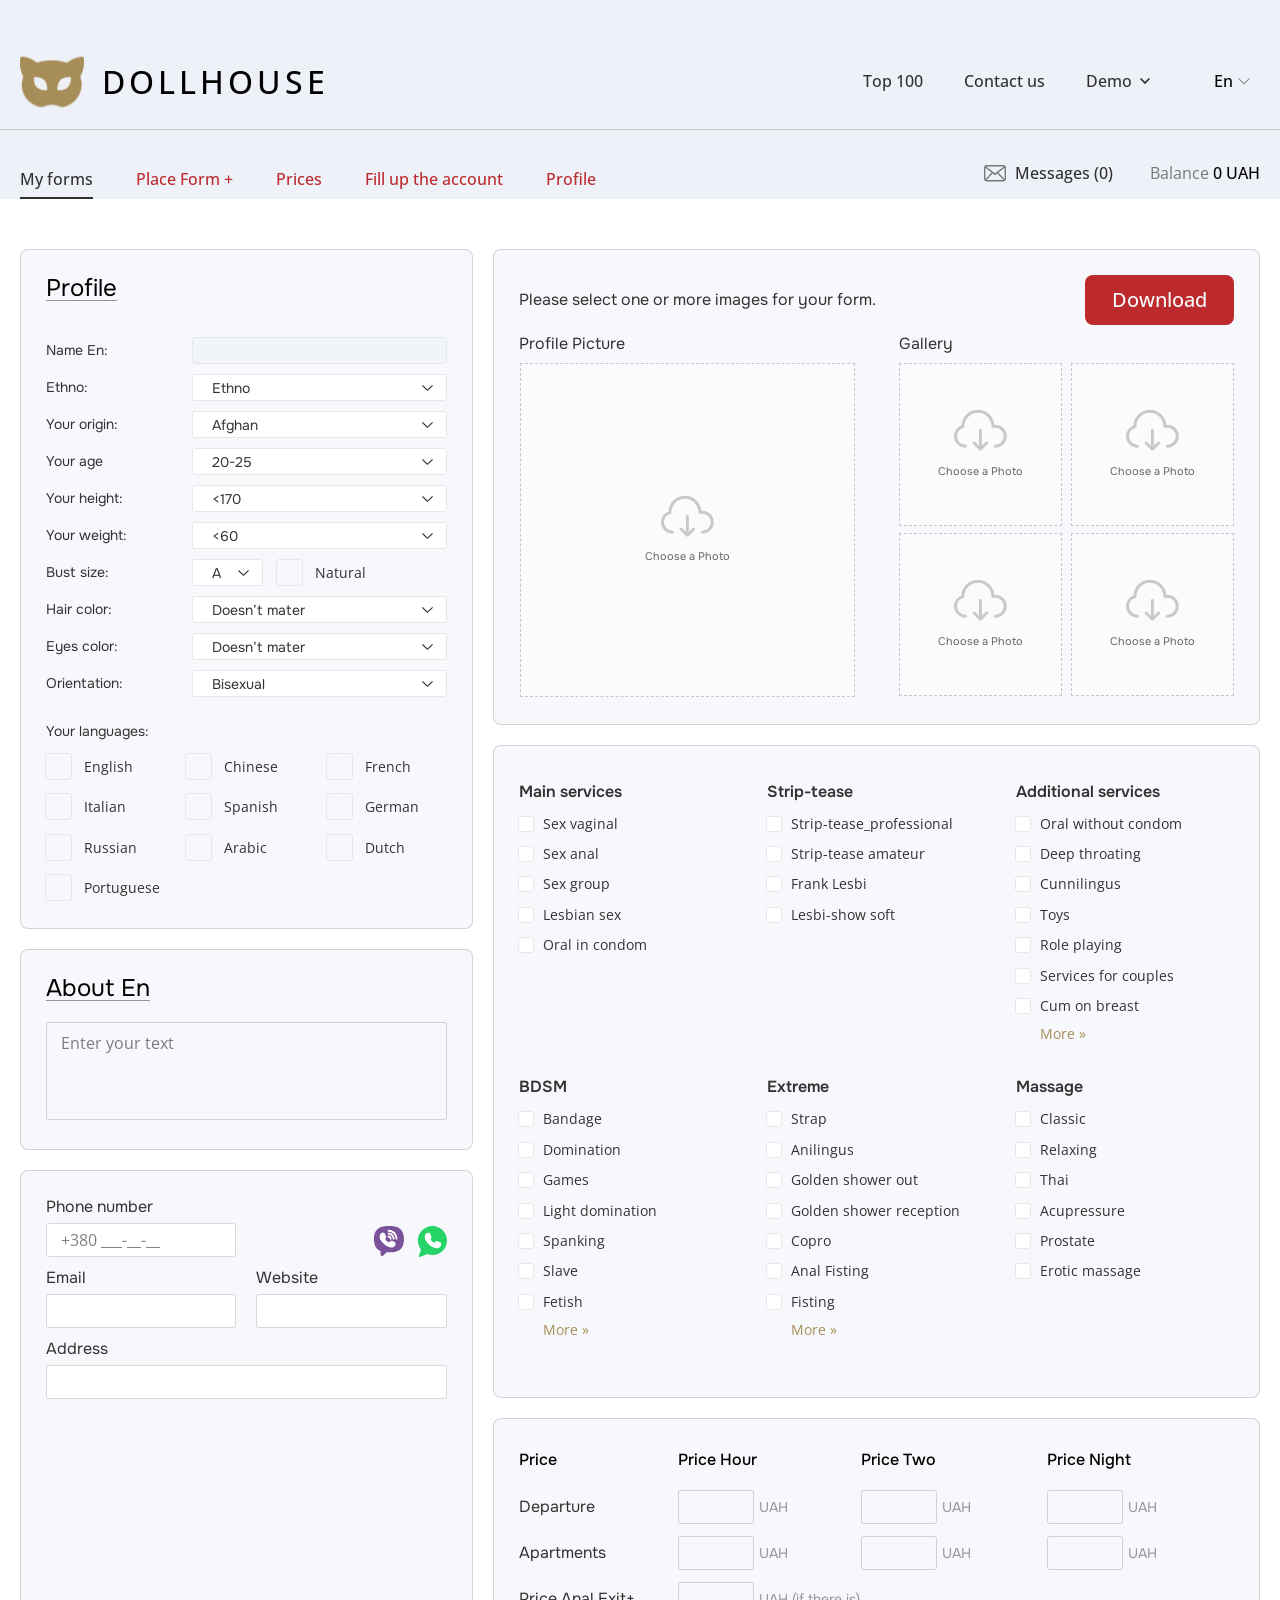
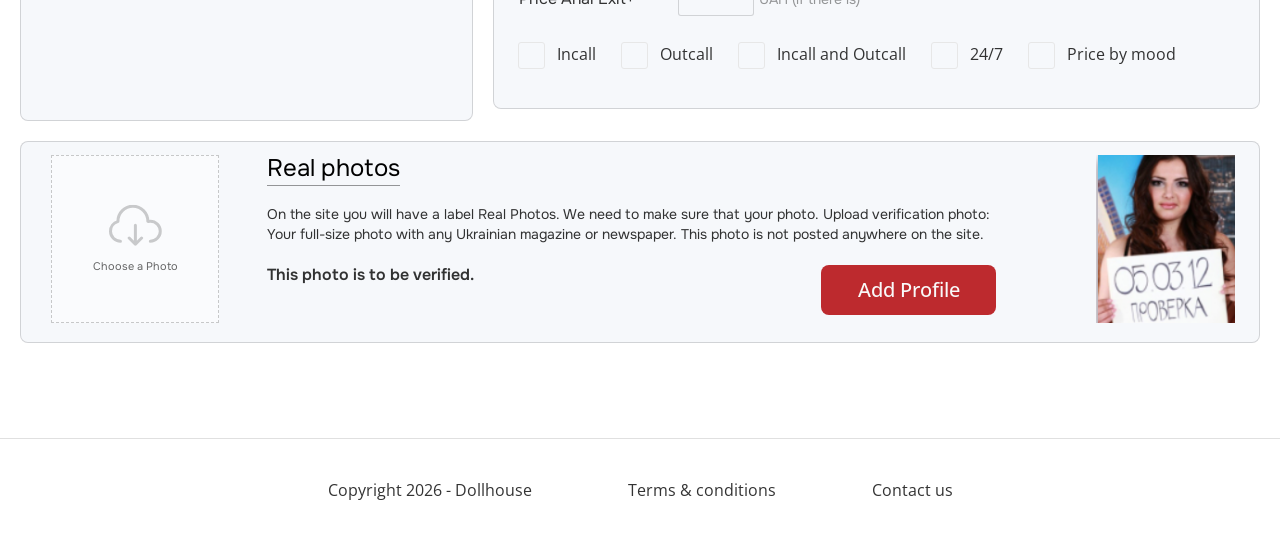
<file: profile-place-form.html>
<!DOCTYPE html>
<html lang="en">
<head>
   <meta charset="UTF-8">
   <meta http-equiv="X-UA-Compatible" content="IE=edge">
   <meta name="viewport" content="width=device-width, initial-scale=1.0">
   <script src="files/js/dark-mode.js?_v=20260719203044"></script>
   <link rel="stylesheet" href="files/noUiSlider/nouislider.min.css?_v=20260719203044">
   <link rel="stylesheet" href="files/swiper/css/swiper-bundle.min.css?_v=20260719203044">
   <link rel="stylesheet" href="files/fancybox/fancybox.css?_v=20260719203044">
   <link rel="stylesheet" href="css/style.min.css?_v=20260719203044">
   <!--<link rel="icon" type="image/svg+xml" href="favicon.svg">-->
   <title>Place Form - Doll House</title>
</head>

<body class="page-profile page-place-form">
	<div class="wrapper">
		<header class="header">
	<div class="header__wrapper lock-padding">
		<div id="header-container" class="n_container header-container">
			<div class="header__blockLogo">
				<a href="/">
					<img src="images/svg/logo.svg" alt="Doll House">
				</a>
				<h1 class="name-site">Dollhouse</h1>
			</div>
			<div class="header__menu menu">
				<div class="menu__body">
					<nav class="menu-topmenu-container">
						<ul class="menu__list">
							<li class="menu-item">
								<a href="#">Top 100</a>
							</li>
							<li class="menu-item">
								<a href="#contact-us" class="popup-link">Contact us</a>
							</li>

							
							<li class="menu-item menu-item-has-children">
								<a href="#">Demo</a>
								<span class="menu__arrow">
									<svg width="10" height="10" viewBox="0 0 24 24">
										<path d="M0 7.33l2.829-2.83 9.175 9.339 9.167-9.339 2.829 2.83-11.996 12.17z" fill="currentColor" />
									</svg>
								</span>
								<ul class="menu__sub-list">
									<li class="menu-item">
										<a href="#">Sub menu item 1</a>
									</li>
									<li class="menu-item current-menu-item current_page_item">
										<a href="#">Sub menu item 2</a>
									</li>
									<li class="menu-item">
										<a href="#">Sub menu item 3</a>
									</li>
									<li class="menu-item">
										<a href="#">Sub menu item 4</a>
									</li>
									<li class="menu-item">
										<a href="#">Sub menu item 5</a>
									</li>
									<li class="menu-item">
										<a href="#">Sub menu item - Dollhouse Dollhouse Dollhouse Dollhouse</a>
									</li>
								</ul>
							</li>
							
						
						</ul>
					</nav>
				</div>
			</div>
			<div class="header__right">
				<div class="language-selector">
					<button class="language-current" aria-haspopup="listbox">
						En
						<span class="arrow">
							<svg width="12" height="7" viewBox="0 0 12 7" fill="none" xmlns="http://www.w3.org/2000/svg">
								<path fill-rule="evenodd" clip-rule="evenodd" d="M12 0.833189L11.1564 0L5.9922 4.95143L5.4414 4.42319L5.4444 4.42611L0.856201 0.0269243L0 0.847529C1.2678 2.06362 4.8084 5.45835 5.9922 6.59293C6.8718 5.75023 6.0144 6.57204 12 0.833189Z" fill="black" fill-opacity="0.2"/>
								<path d="M11.2832 0.828125C6.69189 5.23018 6.42227 5.4874 5.99121 5.90039C4.70708 4.66948 2.06987 2.13969 0.72168 0.84668L0.855469 0.71875L5.09863 4.78711L5.64648 5.3125L5.99219 5.64453L6.33789 5.3125L11.1504 0.697266L11.2832 0.828125Z" stroke="black" stroke-opacity="0.2"/>
							</svg>
						</span>
					</button>
					<ul class="language-list" role="listbox">
						<li><a href="/en/" data-lang="en">En</a></li>
						<li><a href="/fr/" data-lang="fr">Fr</a></li>
						<li><a href="/uk/" data-lang="uk">Uk</a></li>
					</ul>
				</div>
				<button type="button" class="menu__icon">
					<span></span>
				</button>
			</div>
		</div>
	</div>
</header>
		<main class="main my-forms">
         <div class="wrap-profile-menu">
   <div class="n_container full-hd">
      <div class="wrap-message-and-balance">
         <div class="wrap-message">
            <div class="wrap-icon">
               <svg width="22" height="17" viewBox="0 0 22 17" fill="none" xmlns="http://www.w3.org/2000/svg">
                  <path fill-rule="evenodd" clip-rule="evenodd" d="M20.625 13.75C20.625 13.8896 20.5982 14.0216 20.5597 14.1474L14.4375 7.5625L20.625 2.75V13.75ZM2.44475 15.0879L8.64874 8.47687L11 10.2541L13.2495 8.46587L19.5553 15.0879C19.4569 15.1106 2.54306 15.1106 2.44475 15.0879ZM1.375 13.75V2.75L7.5625 7.5625L1.44031 14.1474C1.40181 14.0216 1.375 13.8896 1.375 13.75ZM19.9375 1.375L11 8.25L2.0625 1.375H19.9375ZM19.25 0H2.75C1.23131 0 0 1.23131 0 2.75V13.75C0 15.2687 1.23131 16.5 2.75 16.5H19.25C20.7687 16.5 22 15.2687 22 13.75V2.75C22 1.23131 20.7687 0 19.25 0Z" fill="#77797C"/>
               </svg>
            </div>
            Messages (0)
         </div>
         <div class="wrap-balance">
            <p>Balance <strong>0 UAH</strong></p>
         </div>
      </div>
      <nav class="profile-menu">
         <ul>
            <li class="menu-item current-menu-item current_page_item">
               <a href="#">My forms</a>
            </li>
            <li class="menu-item">
               <a href="#">Place Form +</a>
            </li>
            <li class="menu-item">
               <a href="#">Prices</a>
            </li>
            <li class="menu-item white-space-wrap">
               <a href="#">Fill up the account</a>
            </li>
            <li class="menu-item">
               <a href="#">Profile</a>
            </li>
         </ul>
      </nav>
   </div>
</div>
         <form>
            <div class="n_container">

               <div class="place-form__items">
                  <aside class="place-form__aside">
                     <div class="place-form__block">
                        <h2 class="place-form__block-title">Profile</h2>
                        <ul class="place-form__block-list">
                           <li class="place-form__block-list-name">Name En:</li>
                           <li class="place-form__block-list-value">
                              <input class="place-form__field" type="text">
                           </li>
                           <li class="place-form__block-list-name">Ethno:</li>
                           <li class="place-form__block-list-value">
                              <div class="wrap-select">
                                 <select>
                                    <option value="">Ethno</option>
                                    <option value="Select 1">Select 1</option>
                                    <option value="Select 2">Select 2</option>
                                    <option value="Select 3">Select 3</option>
                                    <option value="Select 4">Select 4</option>
                                    <option value="Select 5">Select 5</option>
                                    <option value="Golden shower reception shower reception">Golden shower reception shower reception</option>
                                 </select>
                              </div>
                           </li>
                           <li class="place-form__block-list-name">Your origin:</li>
                           <li class="place-form__block-list-value">
                              <div class="wrap-select">
                                 <select>
                                    <option value="">Afghan</option>
                                    <option value="Select 1">Select 1</option>
                                    <option value="Select 2">Select 2</option>
                                    <option value="Select 3">Select 3</option>
                                 </select>
                              </div>
                           </li>
                           <li class="place-form__block-list-name">Your age</li>
                           <li class="place-form__block-list-value">
                              <div class="wrap-select">
                                 <select>
                                    <option value="">20-25</option>
                                    <option value="26-34">26-34</option>
                                    <option value="35-41">35-41</option>
                                    <option value="42-60">42-60</option>
                                 </select>
                              </div>
                           </li>
                           <li class="place-form__block-list-name">Your height:</li>
                           <li class="place-form__block-list-value">
                              <div class="wrap-select">
                                 <select>
                                    <option value="">&lt;170</option>
                                    <option value="&lt;170">&lt;170</option>
                                    <option value="171&gt;">171&gt;</option>
                                 </select>
                              </div>
                           </li>
                           <li class="place-form__block-list-name">Your weight:</li>
                           <li class="place-form__block-list-value">
                              <div class="wrap-select">
                                 <select>
                                    <option value="">&lt;60</option>
                                    <option value="&lt;61">&lt;61</option>
                                    <option value="61&gt;">61&gt;</option>
                                 </select>
                              </div>
                           </li>
                           <li class="place-form__block-list-name">Bust size:</li>
                           <li class="place-form__block-list-value">
                              <div class="wrap-select-and-checkbox">
                                 <div class="wrap-select">
                                    <select>
                                       <option value="">A</option>
                                       <option value="A">A</option>
                                       <option value="B">B</option>
                                       <option value="C">C</option>
                                       <option value="D">D</option>
                                    </select>
                                 </div>
                                 <div class="filter-block__checkboxs custom-checkboxs big-checkbox">
                                    <div class="filter-block__wrap-checkbox">
                                       <input id="Natural" type="checkbox">
                                       <label for="Natural">Natural</label>
                                    </div>
                                 </div>
                              </div>
                           </li>
                           <li class="place-form__block-list-name">Hair color:</li>
                           <li class="place-form__block-list-value">
                              <div class="wrap-select">
                                 <select>
                                    <option value="">Doesn’t mater</option>
                                    <option value="Select 1">Select 1</option>
                                    <option value="Select 2">Select 2</option>
                                    <option value="Select 3">Select 3</option>
                                    <option value="Select 4">Select 4</option>
                                    <option value="Select 5">Select 5</option>
                                 </select>
                              </div>
                           </li>
                           <li class="place-form__block-list-name">Eyes color:</li>
                           <li class="place-form__block-list-value">
                              <div class="wrap-select">
                                 <select>
                                    <option value="">Doesn’t mater</option>
                                    <option value="Select 1">Select 1</option>
                                    <option value="Select 2">Select 2</option>
                                    <option value="Select 3">Select 3</option>
                                    <option value="Select 4">Select 4</option>
                                    <option value="Select 5">Select 5</option>
                                 </select>
                              </div>
                           </li>
                           <li class="place-form__block-list-name">Orientation:</li>
                           <li class="place-form__block-list-value">
                              <div class="wrap-select">
                                 <select>
                                    <option value="">Bisexual</option>
                                    <option value="Select 1">Select 1</option>
                                    <option value="Select 2">Select 2</option>
                                    <option value="Select 3">Select 3</option>
                                    <option value="Select 4">Select 4</option>
                                    <option value="Select 5">Select 5</option>
                                 </select>
                              </div>
                           </li>
                        </ul>
                        <label class="place-form__block-label">Your languages:</label>
                        <div class="filter-block__checkboxs four-column custom-checkboxs big-checkbox">
                           <div class="filter-block__wrap-checkbox">
                              <input id="English" type="checkbox">
                              <label for="English">English</label>
                           </div>
                           <div class="filter-block__wrap-checkbox">
                              <input id="Chinese" type="checkbox">
                              <label for="Chinese">Chinese</label>
                           </div>
                           <div class="filter-block__wrap-checkbox">
                              <input id="French" type="checkbox">
                              <label for="French">French</label>
                           </div>
                           <div class="filter-block__wrap-checkbox">
                              <input id="Italian" type="checkbox">
                              <label for="Italian">Italian</label>
                           </div>
                           <div class="filter-block__wrap-checkbox">
                              <input id="Spanish" type="checkbox">
                              <label for="Spanish">Spanish</label>
                           </div>
                           <div class="filter-block__wrap-checkbox">
                              <input id="German" type="checkbox">
                              <label for="German">German</label>
                           </div>
                           <div class="filter-block__wrap-checkbox">
                              <input id="Russian" type="checkbox">
                              <label for="Russian">Russian</label>
                           </div>
                           <div class="filter-block__wrap-checkbox">
                              <input id="Arabic" type="checkbox">
                              <label for="Arabic">Arabic</label>
                           </div>
                           <div class="filter-block__wrap-checkbox">
                              <input id="Dutch" type="checkbox">
                              <label for="Dutch">Dutch</label>
                           </div>
                           <div class="filter-block__wrap-checkbox">
                              <input id="Portuguese" type="checkbox">
                              <label for="Portuguese">Portuguese</label>
                           </div>
                        </div>
                     </div>
                     <div class="place-form__block block-about">
                        <h2 class="place-form__block-title">About En</h2>
                        <textarea class="place-form__field" placeholder="Enter your text"></textarea>
                     </div>
                     <div class="place-form__block block-fields">

                        <div class="place-form__block-wrap-fields">
                           <div class="place-form__block-wrap-field no-mar-top">
                              <label for="phone">Phone number</label>
                              <input class="place-form__field" type="text" id="phone" placeholder="+380 ___-__-__">
                           </div>
                           <div class="place-form__block-wrap-field no-mar-top icons">
                              <div class="place-form__block-wrap-icon">
                                 <img src="images/svg/viber-icon.svg" alt="viber icon">
                              </div>
                              <div class="place-form__block-wrap-icon">
                                 <img src="images/svg/whatsapp-icon.svg" alt="whatsapp icon">
                              </div>
                           </div>
                           <div class="place-form__block-wrap-field">
                              <label for="email">Email</label>
                              <input class="place-form__field" type="email" id="email">
                           </div>
                           <div class="place-form__block-wrap-field">
                              <label for="website">Website</label>
                              <input class="place-form__field" type="url" id="website">
                           </div>
                           <div class="place-form__block-wrap-field full-width">
                              <label for="address">Address</label>
                              <input class="place-form__field" type="text" id="address">
                           </div>
                        </div>
                        
                        <iframe src="https://www.google.com/maps/embed?pb=!1m18!1m12!1m3!1d42017.38560830729!2d2.2016606339219242!3d48.83748681006052!2m3!1f0!2f0!3f0!3m2!1i1024!2i768!4f13.1!3m3!1m2!1s0x47e67ae810af4761%3A0x40b82c3688b3e90!2zOTIxMDAg0JHRg9C70L7QvdGMLdCR0LjQudCw0L3QutGD0YAsINCk0YDQsNC90YbQuNGP!5e0!3m2!1sen!2sen!4v1782905865787!5m2!1sen!2sen" width="600" height="450" allowfullscreen="" loading="lazy" referrerpolicy="strict-origin-when-cross-origin"></iframe>
                     </div>
                  </aside>
                  <div class="place-form__content">
                     <div data-da="place-form__aside, 1, 1024" class="place-form__block block-gallery">
                        <div class="place-form__block-top">
                           <div class="wrap-text">
                              <p>Please select one or more images for your form.</p>
                           </div>
                           <div class="wrap-button">
                              <a href="" class="n_btn" download>Download</a>
                           </div>
                        </div>
                        <div class="place-form__block-photos">
                           <div class="profile-picture">
                              <h2>Profile Picture</h2>
                              <div class="choose-a-photo">
                                 <input type="file" title="">
                                 <div class="choose-a-photo__content">
                                    <div class="choose-a-photo__wrap-icon">
                                       <svg width="53" height="41" viewBox="0 0 53 41" fill="none" xmlns="http://www.w3.org/2000/svg">
                                          <path d="M26.3858 20.5V39.5M32.6073 33.1668L26.3858 39.5L20.1644 33.1668M11.4543 36.3332C5.95672 36.3332 1.5 31.8775 1.5 26.381C1.5 21.8517 4.52606 18.0292 8.66706 16.824C8.84303 16.7727 8.96575 16.6118 8.96575 16.4286C8.96575 8.18374 15.6508 1.5 23.8972 1.5C32.1436 1.5 38.8287 8.18374 38.8287 16.4286C38.8287 16.5865 38.9769 16.7038 39.1312 16.6693C39.8347 16.5116 40.5663 16.4286 41.3173 16.4286C46.8149 16.4286 51.2717 20.8843 51.2717 26.381C51.2717 31.8775 46.8149 36.3332 41.3173 36.3332" stroke="black" stroke-opacity="0.2" stroke-width="3" stroke-linecap="round" stroke-linejoin="round"/>
                                       </svg>
                                    </div>
                                    <p>Choose a Photo</p>
                                 </div>
                              </div>
                           </div>
                           <div class="gallery">
                              <h2>Gallery</h2>
                              <div class="wrap-choose-a-photo">
                                 <div class="choose-a-photo">
                                    <input type="file" title="">
                                    <div class="choose-a-photo__content">
                                       <div class="choose-a-photo__wrap-icon">
                                          <svg width="53" height="41" viewBox="0 0 53 41" fill="none" xmlns="http://www.w3.org/2000/svg">
                                             <path d="M26.3858 20.5V39.5M32.6073 33.1668L26.3858 39.5L20.1644 33.1668M11.4543 36.3332C5.95672 36.3332 1.5 31.8775 1.5 26.381C1.5 21.8517 4.52606 18.0292 8.66706 16.824C8.84303 16.7727 8.96575 16.6118 8.96575 16.4286C8.96575 8.18374 15.6508 1.5 23.8972 1.5C32.1436 1.5 38.8287 8.18374 38.8287 16.4286C38.8287 16.5865 38.9769 16.7038 39.1312 16.6693C39.8347 16.5116 40.5663 16.4286 41.3173 16.4286C46.8149 16.4286 51.2717 20.8843 51.2717 26.381C51.2717 31.8775 46.8149 36.3332 41.3173 36.3332" stroke="black" stroke-opacity="0.2" stroke-width="3" stroke-linecap="round" stroke-linejoin="round"/>
                                          </svg>
                                       </div>
                                       <p>Choose a Photo</p>
                                    </div>
                                 </div>
                                 <div class="choose-a-photo">
                                    <input type="file" title="">
                                    <div class="choose-a-photo__content">
                                       <div class="choose-a-photo__wrap-icon">
                                          <svg width="53" height="41" viewBox="0 0 53 41" fill="none" xmlns="http://www.w3.org/2000/svg">
                                             <path d="M26.3858 20.5V39.5M32.6073 33.1668L26.3858 39.5L20.1644 33.1668M11.4543 36.3332C5.95672 36.3332 1.5 31.8775 1.5 26.381C1.5 21.8517 4.52606 18.0292 8.66706 16.824C8.84303 16.7727 8.96575 16.6118 8.96575 16.4286C8.96575 8.18374 15.6508 1.5 23.8972 1.5C32.1436 1.5 38.8287 8.18374 38.8287 16.4286C38.8287 16.5865 38.9769 16.7038 39.1312 16.6693C39.8347 16.5116 40.5663 16.4286 41.3173 16.4286C46.8149 16.4286 51.2717 20.8843 51.2717 26.381C51.2717 31.8775 46.8149 36.3332 41.3173 36.3332" stroke="black" stroke-opacity="0.2" stroke-width="3" stroke-linecap="round" stroke-linejoin="round"/>
                                          </svg>
                                       </div>
                                       <p>Choose a Photo</p>
                                    </div>
                                 </div>
                                 <div class="choose-a-photo">
                                    <input type="file" title="">
                                    <div class="choose-a-photo__content">
                                       <div class="choose-a-photo__wrap-icon">
                                          <svg width="53" height="41" viewBox="0 0 53 41" fill="none" xmlns="http://www.w3.org/2000/svg">
                                             <path d="M26.3858 20.5V39.5M32.6073 33.1668L26.3858 39.5L20.1644 33.1668M11.4543 36.3332C5.95672 36.3332 1.5 31.8775 1.5 26.381C1.5 21.8517 4.52606 18.0292 8.66706 16.824C8.84303 16.7727 8.96575 16.6118 8.96575 16.4286C8.96575 8.18374 15.6508 1.5 23.8972 1.5C32.1436 1.5 38.8287 8.18374 38.8287 16.4286C38.8287 16.5865 38.9769 16.7038 39.1312 16.6693C39.8347 16.5116 40.5663 16.4286 41.3173 16.4286C46.8149 16.4286 51.2717 20.8843 51.2717 26.381C51.2717 31.8775 46.8149 36.3332 41.3173 36.3332" stroke="black" stroke-opacity="0.2" stroke-width="3" stroke-linecap="round" stroke-linejoin="round"/>
                                          </svg>
                                       </div>
                                       <p>Choose a Photo</p>
                                    </div>
                                 </div>
                                 <div class="choose-a-photo">
                                    <input type="file" title="">
                                    <div class="choose-a-photo__content">
                                       <div class="choose-a-photo__wrap-icon">
                                          <svg width="53" height="41" viewBox="0 0 53 41" fill="none" xmlns="http://www.w3.org/2000/svg">
                                             <path d="M26.3858 20.5V39.5M32.6073 33.1668L26.3858 39.5L20.1644 33.1668M11.4543 36.3332C5.95672 36.3332 1.5 31.8775 1.5 26.381C1.5 21.8517 4.52606 18.0292 8.66706 16.824C8.84303 16.7727 8.96575 16.6118 8.96575 16.4286C8.96575 8.18374 15.6508 1.5 23.8972 1.5C32.1436 1.5 38.8287 8.18374 38.8287 16.4286C38.8287 16.5865 38.9769 16.7038 39.1312 16.6693C39.8347 16.5116 40.5663 16.4286 41.3173 16.4286C46.8149 16.4286 51.2717 20.8843 51.2717 26.381C51.2717 31.8775 46.8149 36.3332 41.3173 36.3332" stroke="black" stroke-opacity="0.2" stroke-width="3" stroke-linecap="round" stroke-linejoin="round"/>
                                          </svg>
                                       </div>
                                       <p>Choose a Photo</p>
                                    </div>
                                 </div>
                              </div>
                           </div>
                        </div>
                     </div>
                     <div class="place-form__block block-lists">
                        <div class="place-form__block-wrap-lists">
                           <div class="place-form__block-wrap-list">
                              <h2 class="place-form__block-list-title">Main services</h2>
                              <ul class="filter-block__checkboxs custom-checkboxs">
                                 <li>
                                    <div class="filter-block__wrap-checkbox">
                                       <input id="SexVaginal" type="checkbox">
                                       <label for="SexVaginal">Sex vaginal</label>
                                    </div>
                                 </li>
                                 <li>
                                    <div class="filter-block__wrap-checkbox">
                                       <input id="SexAnal" type="checkbox">
                                       <label for="SexAnal">Sex anal</label>
                                    </div>
                                 </li>
                                 <li>
                                    <div class="filter-block__wrap-checkbox">
                                       <input id="SexGroup" type="checkbox">
                                       <label for="SexGroup">Sex group</label>
                                    </div>
                                 </li>
                                 <li>
                                    <div class="filter-block__wrap-checkbox">
                                       <input id="LesbianSex" type="checkbox">
                                       <label for="LesbianSex">Lesbian sex</label>
                                    </div>
                                 </li>
                                 <li>
                                    <div class="filter-block__wrap-checkbox">
                                       <input id="OralInCondom" type="checkbox">
                                       <label for="OralInCondom">Oral in condom</label>
                                    </div>
                                 </li>
                              </ul>
                           </div>
                           <div class="place-form__block-wrap-list">
                              <h2 class="place-form__block-list-title">Strip-tease</h2>
                              <ul class="filter-block__checkboxs custom-checkboxs">
                                 <li>
                                    <div class="filter-block__wrap-checkbox">
                                       <input id="StripTeaseProfessional" type="checkbox">
                                       <label for="StripTeaseProfessional">Strip-tease_professional</label>
                                    </div>
                                 </li>
                                 <li>
                                    <div class="filter-block__wrap-checkbox">
                                       <input id="StripTeaseAmateur" type="checkbox">
                                       <label for="StripTeaseAmateur">Strip-tease amateur</label>
                                    </div>
                                 </li>
                                 <li>
                                    <div class="filter-block__wrap-checkbox">
                                       <input id="FrankLesbi" type="checkbox">
                                       <label for="FrankLesbi">Frank Lesbi</label>
                                    </div>
                                 </li>
                                 <li>
                                    <div class="filter-block__wrap-checkbox">
                                       <input id="LesbiShowSoft" type="checkbox">
                                       <label for="LesbiShowSoft">Lesbi-show soft</label>
                                    </div>
                                 </li>
                              </ul>
                           </div>
                           <div class="place-form__block-wrap-list wrap-list-rows row-limit">
                              <h2 class="place-form__block-list-title">Additional services</h2>
                              <ul class="filter-block__checkboxs custom-checkboxs list-rows">
                                 <li>
                                    <div class="filter-block__wrap-checkbox">
                                       <input id="OralWithoutCondom" type="checkbox">
                                       <label for="OralWithoutCondom">Oral without condom</label>
                                    </div>
                                 </li>
                                 <li>
                                    <div class="filter-block__wrap-checkbox">
                                       <input id="DeepThroating" type="checkbox">
                                       <label for="DeepThroating">Deep throating</label>
                                    </div>
                                 </li>
                                 <li>
                                    <div class="filter-block__wrap-checkbox">
                                       <input id="Cunnilingus" type="checkbox">
                                       <label for="Cunnilingus">Cunnilingus</label>
                                    </div>
                                 </li>
                                 <li>
                                    <div class="filter-block__wrap-checkbox">
                                       <input id="Toys" type="checkbox">
                                       <label for="Toys">Toys</label>
                                    </div>
                                 </li>
                                 <li>
                                    <div class="filter-block__wrap-checkbox">
                                       <input id="RolePlaying" type="checkbox">
                                       <label for="RolePlaying">Role playing</label>
                                    </div>
                                 </li>
                                 <li>
                                    <div class="filter-block__wrap-checkbox">
                                       <input id="ServicesForCcouples" type="checkbox">
                                       <label for="ServicesForCcouples">Services for couples</label>
                                    </div>
                                 </li>
                                 <li>
                                    <div class="filter-block__wrap-checkbox">
                                       <input id="CumOnBreast" type="checkbox">
                                       <label for="CumOnBreast">Cum on breast</label>
                                    </div>
                                 </li>
                                 <li>
                                    <div class="filter-block__wrap-checkbox">
                                       <input id="" type="checkbox">
                                       <label for="">TEST</label>
                                    </div>
                                 </li>
                                 <li>
                                    <div class="filter-block__wrap-checkbox">
                                       <input id="" type="checkbox">
                                       <label for="">TEST</label>
                                    </div>
                                 </li>
                                 <li>
                                    <div class="filter-block__wrap-checkbox">
                                       <input id="" type="checkbox">
                                       <label for="">TEST</label>
                                    </div>
                                 </li>
                                 <li>
                                    <div class="filter-block__wrap-checkbox">
                                       <input id="" type="checkbox">
                                       <label for="">TEST</label>
                                    </div>
                                 </li>
                                 <li>
                                    <div class="filter-block__wrap-checkbox">
                                       <input id="" type="checkbox">
                                       <label for="">TEST</label>
                                    </div>
                                 </li>
                              </ul>
                              <a href="#" class="btn-readmore">
                                 <span class="readmore">More »</span>
                                 <span class="close">Less »</span>
                              </a>
                           </div>
                           <div class="place-form__block-wrap-list wrap-list-rows row-limit">
                              <h2 class="place-form__block-list-title">BDSM</h2>
                              <ul class="filter-block__checkboxs custom-checkboxs list-rows">
                                 <li>
                                    <div class="filter-block__wrap-checkbox">
                                       <input id="Bandage" type="checkbox">
                                       <label for="Bandage">Bandage</label>
                                    </div>
                                 </li>
                                 <li>
                                    <div class="filter-block__wrap-checkbox">
                                       <input id="Domination" type="checkbox">
                                       <label for="Domination">Domination</label>
                                    </div>
                                 </li>
                                 <li>
                                    <div class="filter-block__wrap-checkbox">
                                       <input id="Games" type="checkbox">
                                       <label for="Games">Games</label>
                                    </div>
                                 </li>
                                 <li>
                                    <div class="filter-block__wrap-checkbox">
                                       <input id="LightDomination" type="checkbox">
                                       <label for="LightDomination">Light domination</label>
                                    </div>
                                 </li>
                                 <li>
                                    <div class="filter-block__wrap-checkbox">
                                       <input id="Spanking" type="checkbox">
                                       <label for="Spanking">Spanking</label>
                                    </div>
                                 </li>
                                 <li>
                                    <div class="filter-block__wrap-checkbox">
                                       <input id="Slave" type="checkbox">
                                       <label for="Slave">Slave</label>
                                    </div>
                                 </li>
                                 <li>
                                    <div class="filter-block__wrap-checkbox">
                                       <input id="Fetish" type="checkbox">
                                       <label for="Fetish">Fetish</label>
                                    </div>
                                 </li>
                                 <li>
                                    <div class="filter-block__wrap-checkbox">
                                       <input id="test8" type="checkbox">
                                       <label for="test8">test</label>
                                    </div>
                                 </li>
                                 <li>
                                    <div class="filter-block__wrap-checkbox">
                                       <input id="test7" type="checkbox">
                                       <label for="test7">test</label>
                                    </div>
                                 </li>
                                 <li>
                                    <div class="filter-block__wrap-checkbox">
                                       <input id="test6" type="checkbox">
                                       <label for="test6">test</label>
                                    </div>
                                 </li>
                              </ul>
                              <a href="#" class="btn-readmore">
                                 <span class="readmore">More »</span>
                                 <span class="close">Less »</span>
                              </a>
                           </div>
                           <div class="place-form__block-wrap-list wrap-list-rows row-limit">
                              <h2 class="place-form__block-list-title">Extreme</h2>
                              <ul class="filter-block__checkboxs custom-checkboxs list-rows">
                                 <li>
                                    <div class="filter-block__wrap-checkbox">
                                       <input id="Strap" type="checkbox">
                                       <label for="Strap">Strap</label>
                                    </div>
                                 </li>
                                 <li>
                                    <div class="filter-block__wrap-checkbox">
                                       <input id="Anilingus" type="checkbox">
                                       <label for="Anilingus">Anilingus</label>
                                    </div>
                                 </li>
                                 <li>
                                    <div class="filter-block__wrap-checkbox">
                                       <input id="GoldenShowerOut" type="checkbox">
                                       <label for="GoldenShowerOut">Golden shower out</label>
                                    </div>
                                 </li>
                                 <li>
                                    <div class="filter-block__wrap-checkbox">
                                       <input id="GoldenShowerReception" type="checkbox">
                                       <label for="GoldenShowerReception">Golden shower reception</label>
                                    </div>
                                 </li>
                                 <li>
                                    <div class="filter-block__wrap-checkbox">
                                       <input id="Copro" type="checkbox">
                                       <label for="Copro">Copro</label>
                                    </div>
                                 </li>
                                 <li>
                                    <div class="filter-block__wrap-checkbox">
                                       <input id="AnalFisting" type="checkbox">
                                       <label for="AnalFisting">Anal Fisting</label>
                                    </div>
                                 </li>
                                 <li>
                                    <div class="filter-block__wrap-checkbox">
                                       <input id="Fisting" type="checkbox">
                                       <label for="Fisting">Fisting</label>
                                    </div>
                                 </li>
                                 <li>
                                    <div class="filter-block__wrap-checkbox">
                                       <input id="TESt5" type="checkbox">
                                       <label for="TESt5">TESt</label>
                                    </div>
                                 </li>
                                 <li>
                                    <div class="filter-block__wrap-checkbox">
                                       <input id="TESt4" type="checkbox">
                                       <label for="TESt4">TESt</label>
                                    </div>
                                 </li>
                                 <li>
                                    <div class="filter-block__wrap-checkbox">
                                       <input id="TESt3" type="checkbox">
                                       <label for="TESt3">TESt</label>
                                    </div>
                                 </li>
                                 <li>
                                    <div class="filter-block__wrap-checkbox">
                                       <input id="TESt2" type="checkbox">
                                       <label for="TESt2">TESt</label>
                                    </div>
                                 </li>
                                 <li>
                                    <div class="filter-block__wrap-checkbox">
                                       <input id="TESt1" type="checkbox">
                                       <label for="TESt1">TESt</label>
                                    </div>
                                 </li>
                              </ul>
                              <a href="#" class="btn-readmore">
                                 <span class="readmore">More »</span>
                                 <span class="close">Less »</span>
                              </a>
                           </div>
                           <div class="place-form__block-wrap-list">
                              <h2 class="place-form__block-list-title">Massage</h2>
                              <ul class="filter-block__checkboxs custom-checkboxs">
                                 <li>
                                    <div class="filter-block__wrap-checkbox">
                                       <input id="Classic" type="checkbox">
                                       <label for="Classic">Classic</label>
                                    </div>
                                 </li>
                                 <li>
                                    <div class="filter-block__wrap-checkbox">
                                       <input id="Relaxing" type="checkbox">
                                       <label for="Relaxing">Relaxing</label>
                                    </div>
                                 </li>
                                 <li>
                                    <div class="filter-block__wrap-checkbox">
                                       <input id="Thai" type="checkbox">
                                       <label for="Thai">Thai</label>
                                    </div>
                                 </li>
                                 <li>
                                    <div class="filter-block__wrap-checkbox">
                                       <input id="Acupressure" type="checkbox">
                                       <label for="Acupressure">Acupressure</label>
                                    </div>
                                 </li>
                                 <li>
                                    <div class="filter-block__wrap-checkbox">
                                       <input id="Prostate" type="checkbox">
                                       <label for="Prostate">Prostate</label>
                                    </div>
                                 </li>
                                 <li>
                                    <div class="filter-block__wrap-checkbox">
                                       <input id="EroticMassage" type="checkbox">
                                       <label for="EroticMassage">Erotic massage</label>
                                    </div>
                                 </li>
                              </ul>
                           </div>
                        </div>
                     </div>
                     <div class="place-form__block block-prices-and-checkboxs">
                        <div class="place-form__block-table">
                           <div class="place-form__block-table-col">
                              <div class="place-form__block-table-row">
                                 <div class="place-form__block-table-row-name title">
                                    <h2 class="place-form__block-table-title">Price</h2>
                                 </div>
                                 <div class="place-form__block-table-row-wrap-field">
                                    <h2 class="place-form__block-table-title">Price Hour</h2>
                                 </div>
                              </div>
                              <div class="place-form__block-table-row">
                                 <div class="place-form__block-table-row-name">Departure</div>
                                 <div class="place-form__block-table-row-wrap-field">
                                    <input class="place-form__field price" type="number">UAH
                                 </div>
                              </div>
                              <div class="place-form__block-table-row">
                                 <div class="place-form__block-table-row-name">Apartments</div>
                                 <div class="place-form__block-table-row-wrap-field">
                                    <input class="place-form__field price" type="number">UAH
                                 </div>
                              </div>
                              <div class="place-form__block-table-row">
                                 <div class="place-form__block-table-row-name">Price Anal Exit+</div>
                                 <div class="place-form__block-table-row-wrap-field">
                                    <input class="place-form__field price" type="number">UAH (if there is)
                                 </div>
                              </div>
                           </div>
                           <div class="place-form__block-table-col">
                              <div class="place-form__block-table-row">
                                 <div class="place-form__block-table-row-name title">
                                    <h2 class="place-form__block-table-title">Price Two</h2>
                                 </div>
                              </div>
                              <div class="place-form__block-table-row">
                                 <div class="place-form__block-table-row-name">Apartments</div>
                                 <div class="place-form__block-table-row-wrap-field">
                                    <input class="place-form__field price" type="number">UAH
                                 </div>
                              </div>
                              <div class="place-form__block-table-row">
                                 <div class="place-form__block-table-row-name">Departure</div>
                                 <div class="place-form__block-table-row-wrap-field">
                                    <input class="place-form__field price" type="number">UAH
                                 </div>
                              </div>
                           </div>
                           <div class="place-form__block-table-col">
                              <div class="place-form__block-table-row">
                                 <div class="place-form__block-table-row-name title">
                                    <h2 class="place-form__block-table-title">Price Night</h2>
                                 </div>
                              </div>
                              <div class="place-form__block-table-row">
                                 <div class="place-form__block-table-row-name">Apartments</div>
                                 <div class="place-form__block-table-row-wrap-field">
                                    <input class="place-form__field price" type="number">UAH
                                 </div>
                              </div>
                              <div class="place-form__block-table-row">
                                 <div class="place-form__block-table-row-name">Departure</div>
                                 <div class="place-form__block-table-row-wrap-field">
                                    <input class="place-form__field price" type="number">UAH
                                 </div>
                              </div>
                           </div>
                        </div>
                        <div class="filter-block__checkboxs five-column custom-checkboxs big-checkbox">
                           <div class="filter-block__wrap-checkbox">
                              <input id="Incall" type="checkbox">
                              <label for="Incall">Incall</label>
                           </div>
                           <div class="filter-block__wrap-checkbox">
                              <input id="Outcall" type="checkbox">
                              <label for="Outcall">Outcall</label>
                           </div>
                           <div class="filter-block__wrap-checkbox">
                              <input id="IncallAndOutcall" type="checkbox">
                              <label for="IncallAndOutcall">Incall and Outcall</label>
                           </div>
                           <div class="filter-block__wrap-checkbox">
                              <input id="247" type="checkbox">
                              <label for="247">24/7</label>
                           </div>
                           <div class="filter-block__wrap-checkbox">
                              <input id="PriceByMood" type="checkbox">
                              <label for="PriceByMood">Price by mood</label>
                           </div>
                        </div>
                     </div>
                  </div>
                  <div class="place-form__block bottom">
                     <div class="place-form__block-choose-a-photo choose-a-photo">
                        <input type="file" title="">
                        <div class="choose-a-photo__content">
                           <div class="choose-a-photo__wrap-icon">
                              <svg width="53" height="41" viewBox="0 0 53 41" fill="none" xmlns="http://www.w3.org/2000/svg">
                                 <path d="M26.3858 20.5V39.5M32.6073 33.1668L26.3858 39.5L20.1644 33.1668M11.4543 36.3332C5.95672 36.3332 1.5 31.8775 1.5 26.381C1.5 21.8517 4.52606 18.0292 8.66706 16.824C8.84303 16.7727 8.96575 16.6118 8.96575 16.4286C8.96575 8.18374 15.6508 1.5 23.8972 1.5C32.1436 1.5 38.8287 8.18374 38.8287 16.4286C38.8287 16.5865 38.9769 16.7038 39.1312 16.6693C39.8347 16.5116 40.5663 16.4286 41.3173 16.4286C46.8149 16.4286 51.2717 20.8843 51.2717 26.381C51.2717 31.8775 46.8149 36.3332 41.3173 36.3332" stroke="black" stroke-opacity="0.2" stroke-width="3" stroke-linecap="round" stroke-linejoin="round"/>
                              </svg>
                           </div>
                           <p>Choose a Photo</p>
                        </div>
                     </div>
                     <div class="place-form__block-info">
                        <h2 class="place-form__block-info-title">Real photos</h2>
                        <p>On the site you will have a label Real Photos. We need to make sure that your photo. Upload verification photo: Your full-size photo with any Ukrainian magazine or newspaper. This photo is not posted anywhere on the site.</p>
                        <div class="place-form__block-columns">
                           <div class="place-form__block-column">
                              <p><strong>This photo is to be verified.</strong></p>
                           </div>
                           <div class="place-form__block-column">
                              <button data-da="place-form__items, last, 960" type="submit" class="n_btn place-form__submit">Add Profile</button>
                           </div>
                        </div>
                     </div>
                     <div class="place-form__block-examination wrap-lazy-load-image">
                        <img src="images/examination-image.png" loading="lazy" alt="">
                        <span class="sk-spinner-pulse"></span>
                     </div>
                  </div>
               </div>

            </div>
         </form>
      </main>
		<footer class="footer">
   <div class="n_container full-hd">
      <nav class="footer__nav first-no-link">
         <ul>
            <li class="menu-item no-link">Copyright 2026 - Dollhouse</li>
            <li class="menu-item">
               <a href="#">Terms & conditions</a>
            </li>
            <li class="menu-item">
               <a href="#">Contact us</a>
            </li>
         </ul>
      </nav>
   </div>
</footer>

<div id="contact-us" class="popup contact-form-popup">
   <div class="popup__body">
      <div class="popup__content">
         <a href="" class="popup__close close-popup">
            <svg width="20" height="20" viewBox="0 0 20 20" fill="none" xmlns="http://www.w3.org/2000/svg">
               <path d="M17.0711 15.3033L4.69678 2.92896L2.92901 4.69672L15.3034 17.0711L17.0711 15.3033Z" fill="black" fill-opacity="0.8"/>
               <path d="M15.3031 2.92892L2.92871 15.3033L4.69648 17.0711L17.0708 4.69668L15.3031 2.92892Z" fill="black" fill-opacity="0.8"/>
            </svg>
         </a>
         <h2 class="popup__title">Contacts</h2>
         <form class="popup__form contact">
            <div class="contact-form-popup__wrap-fields">
               <div class="contact-form-popup__wrap-field">
                  <label for="your-name">Your Name*</label>
                  <input type="text" placeholder="Your Name" id="your-name">
               </div>
               <div class="contact-form-popup__wrap-field">
                  <label for="email">Email*</label>
                  <input type="text" placeholder="example.com" id="email">
               </div>
            </div>
            <div class="contact-form-popup__wrap-field">
               <label for="subject">Subject*</label>
               <input type="text" placeholder="Subject" id="subject">
            </div>
            <div class="contact-form-popup__wrap-field">
               <label for="body">Body*</label>
               <textarea id="body" placeholder="Your message" class="contact-form-popup__textarea"></textarea>
            </div>
            <button type="submit" class="contact-form-popup__submit n_btn">Send</button>
         </form>
      </div>
   </div>
</div>
	</div>

   <script src="https://cdnjs.cloudflare.com/ajax/libs/jquery/3.7.1/jquery.min.js?_v=20260522215417" integrity="sha512-v2CJ7UaYy4JwqLDIrZUI/4hqeoQieOmAZNXBeQyjo21dadnwR+8ZaIJVT8EE2iyI61OV8e6M8PP2/4hpQINQ/g==" crossorigin="anonymous" referrerpolicy="no-referrer"></script>

   <script src="js/script.min.js?_v=20260719203044"></script>
   <script src="files/js/place-form.js?_v=20260719203044"></script>

</body>
</html>
</file>
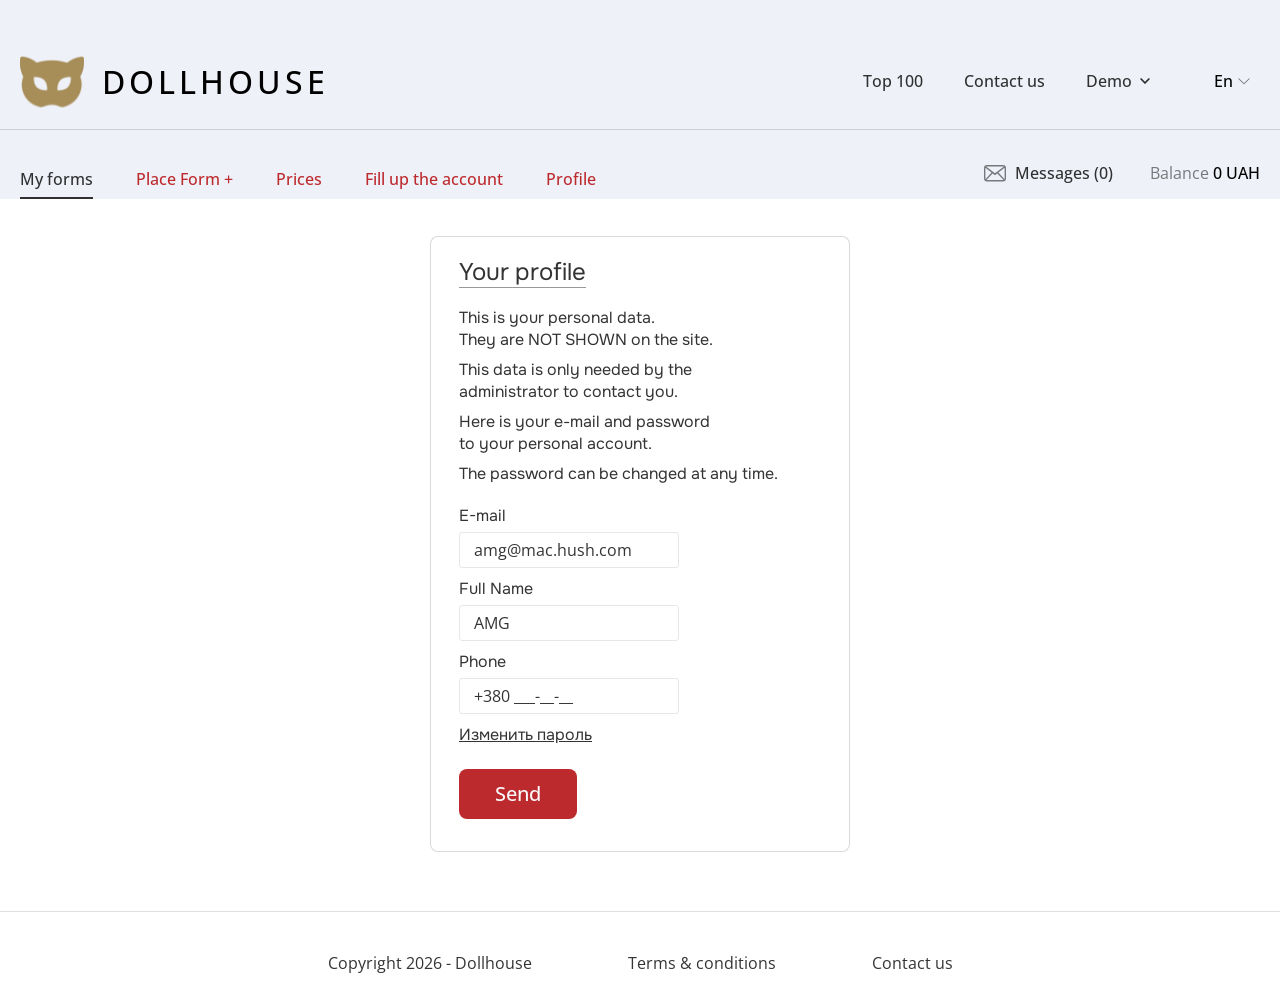
<file: profile.html>
<!DOCTYPE html>
<html lang="en">
<head>
   <meta charset="UTF-8">
   <meta http-equiv="X-UA-Compatible" content="IE=edge">
   <meta name="viewport" content="width=device-width, initial-scale=1.0">
   <script src="files/js/dark-mode.js?_v=20260719203044"></script>
   <link rel="stylesheet" href="files/noUiSlider/nouislider.min.css?_v=20260719203044">
   <link rel="stylesheet" href="files/swiper/css/swiper-bundle.min.css?_v=20260719203044">
   <link rel="stylesheet" href="files/fancybox/fancybox.css?_v=20260719203044">
   <link rel="stylesheet" href="css/style.min.css?_v=20260719203044">
   <!--<link rel="icon" type="image/svg+xml" href="favicon.svg">-->
   <title>Profile - Doll House</title>
</head>

<body class="page-profile">
   <div class="wrapper">
      <header class="header">
	<div class="header__wrapper lock-padding">
		<div id="header-container" class="n_container header-container">
			<div class="header__blockLogo">
				<a href="/">
					<img src="images/svg/logo.svg" alt="Doll House">
				</a>
				<h1 class="name-site">Dollhouse</h1>
			</div>
			<div class="header__menu menu">
				<div class="menu__body">
					<nav class="menu-topmenu-container">
						<ul class="menu__list">
							<li class="menu-item">
								<a href="#">Top 100</a>
							</li>
							<li class="menu-item">
								<a href="#contact-us" class="popup-link">Contact us</a>
							</li>

							
							<li class="menu-item menu-item-has-children">
								<a href="#">Demo</a>
								<span class="menu__arrow">
									<svg width="10" height="10" viewBox="0 0 24 24">
										<path d="M0 7.33l2.829-2.83 9.175 9.339 9.167-9.339 2.829 2.83-11.996 12.17z" fill="currentColor" />
									</svg>
								</span>
								<ul class="menu__sub-list">
									<li class="menu-item">
										<a href="#">Sub menu item 1</a>
									</li>
									<li class="menu-item current-menu-item current_page_item">
										<a href="#">Sub menu item 2</a>
									</li>
									<li class="menu-item">
										<a href="#">Sub menu item 3</a>
									</li>
									<li class="menu-item">
										<a href="#">Sub menu item 4</a>
									</li>
									<li class="menu-item">
										<a href="#">Sub menu item 5</a>
									</li>
									<li class="menu-item">
										<a href="#">Sub menu item - Dollhouse Dollhouse Dollhouse Dollhouse</a>
									</li>
								</ul>
							</li>
							
						
						</ul>
					</nav>
				</div>
			</div>
			<div class="header__right">
				<div class="language-selector">
					<button class="language-current" aria-haspopup="listbox">
						En
						<span class="arrow">
							<svg width="12" height="7" viewBox="0 0 12 7" fill="none" xmlns="http://www.w3.org/2000/svg">
								<path fill-rule="evenodd" clip-rule="evenodd" d="M12 0.833189L11.1564 0L5.9922 4.95143L5.4414 4.42319L5.4444 4.42611L0.856201 0.0269243L0 0.847529C1.2678 2.06362 4.8084 5.45835 5.9922 6.59293C6.8718 5.75023 6.0144 6.57204 12 0.833189Z" fill="black" fill-opacity="0.2"/>
								<path d="M11.2832 0.828125C6.69189 5.23018 6.42227 5.4874 5.99121 5.90039C4.70708 4.66948 2.06987 2.13969 0.72168 0.84668L0.855469 0.71875L5.09863 4.78711L5.64648 5.3125L5.99219 5.64453L6.33789 5.3125L11.1504 0.697266L11.2832 0.828125Z" stroke="black" stroke-opacity="0.2"/>
							</svg>
						</span>
					</button>
					<ul class="language-list" role="listbox">
						<li><a href="/en/" data-lang="en">En</a></li>
						<li><a href="/fr/" data-lang="fr">Fr</a></li>
						<li><a href="/uk/" data-lang="uk">Uk</a></li>
					</ul>
				</div>
				<button type="button" class="menu__icon">
					<span></span>
				</button>
			</div>
		</div>
	</div>
</header>
      <main class="main profile">
         <div class="wrap-profile-menu">
   <div class="n_container full-hd">
      <div class="wrap-message-and-balance">
         <div class="wrap-message">
            <div class="wrap-icon">
               <svg width="22" height="17" viewBox="0 0 22 17" fill="none" xmlns="http://www.w3.org/2000/svg">
                  <path fill-rule="evenodd" clip-rule="evenodd" d="M20.625 13.75C20.625 13.8896 20.5982 14.0216 20.5597 14.1474L14.4375 7.5625L20.625 2.75V13.75ZM2.44475 15.0879L8.64874 8.47687L11 10.2541L13.2495 8.46587L19.5553 15.0879C19.4569 15.1106 2.54306 15.1106 2.44475 15.0879ZM1.375 13.75V2.75L7.5625 7.5625L1.44031 14.1474C1.40181 14.0216 1.375 13.8896 1.375 13.75ZM19.9375 1.375L11 8.25L2.0625 1.375H19.9375ZM19.25 0H2.75C1.23131 0 0 1.23131 0 2.75V13.75C0 15.2687 1.23131 16.5 2.75 16.5H19.25C20.7687 16.5 22 15.2687 22 13.75V2.75C22 1.23131 20.7687 0 19.25 0Z" fill="#77797C"/>
               </svg>
            </div>
            Messages (0)
         </div>
         <div class="wrap-balance">
            <p>Balance <strong>0 UAH</strong></p>
         </div>
      </div>
      <nav class="profile-menu">
         <ul>
            <li class="menu-item current-menu-item current_page_item">
               <a href="#">My forms</a>
            </li>
            <li class="menu-item">
               <a href="#">Place Form +</a>
            </li>
            <li class="menu-item">
               <a href="#">Prices</a>
            </li>
            <li class="menu-item white-space-wrap">
               <a href="#">Fill up the account</a>
            </li>
            <li class="menu-item">
               <a href="#">Profile</a>
            </li>
         </ul>
      </nav>
   </div>
</div>
         <div class="n_container">
            <div class="profile__content">
               <form class="profile__form">
                  <h2 class="profile__form-title">Your profile</h2>
                  <div class="profile__form-desc">
                     <p>This is your personal data.<br> They are NOT SHOWN on the site.</p>
                     <p>This data is only needed by the<br> administrator to contact you.</p>
                     <p>Here is your e-mail and password<br> to your personal account.</p>
                     <p>The password can be changed at any time.</p>
                  </div>
                  <label for="email">E-mail</label>
                  <input type="email" id="email" placeholder="amg@mac.hush.com">
                  <label for="full-name">Full Name</label>
                  <input type="text" id="full-name" placeholder="AMG">
                  <label for="phone">Phone</label>
                  <input type="text" id="phone" placeholder="+380 ___-__-__">
                  <div class="wrap-change-pass">
                     <a href="#">Изменить пароль</a>
                  </div>
                  <button type="submit" class="n_btn">Send</button>
               </form>
            </div>
         </div>
      </main>
      <footer class="footer">
   <div class="n_container full-hd">
      <nav class="footer__nav first-no-link">
         <ul>
            <li class="menu-item no-link">Copyright 2026 - Dollhouse</li>
            <li class="menu-item">
               <a href="#">Terms & conditions</a>
            </li>
            <li class="menu-item">
               <a href="#">Contact us</a>
            </li>
         </ul>
      </nav>
   </div>
</footer>

<div id="contact-us" class="popup contact-form-popup">
   <div class="popup__body">
      <div class="popup__content">
         <a href="" class="popup__close close-popup">
            <svg width="20" height="20" viewBox="0 0 20 20" fill="none" xmlns="http://www.w3.org/2000/svg">
               <path d="M17.0711 15.3033L4.69678 2.92896L2.92901 4.69672L15.3034 17.0711L17.0711 15.3033Z" fill="black" fill-opacity="0.8"/>
               <path d="M15.3031 2.92892L2.92871 15.3033L4.69648 17.0711L17.0708 4.69668L15.3031 2.92892Z" fill="black" fill-opacity="0.8"/>
            </svg>
         </a>
         <h2 class="popup__title">Contacts</h2>
         <form class="popup__form contact">
            <div class="contact-form-popup__wrap-fields">
               <div class="contact-form-popup__wrap-field">
                  <label for="your-name">Your Name*</label>
                  <input type="text" placeholder="Your Name" id="your-name">
               </div>
               <div class="contact-form-popup__wrap-field">
                  <label for="email">Email*</label>
                  <input type="text" placeholder="example.com" id="email">
               </div>
            </div>
            <div class="contact-form-popup__wrap-field">
               <label for="subject">Subject*</label>
               <input type="text" placeholder="Subject" id="subject">
            </div>
            <div class="contact-form-popup__wrap-field">
               <label for="body">Body*</label>
               <textarea id="body" placeholder="Your message" class="contact-form-popup__textarea"></textarea>
            </div>
            <button type="submit" class="contact-form-popup__submit n_btn">Send</button>
         </form>
      </div>
   </div>
</div>
   </div>

   <script src="js/script.min.js?_v=20260719203044"></script>
   
   <script src="files/js/place-form.js?_v=20260719203044"></script>

</body>

</html>
</file>
<file: files/noUiSlider/nouislider.min.css>
.noUi-target,.noUi-target *{-webkit-touch-callout:none;-webkit-tap-highlight-color:transparent;-webkit-user-select:none;-ms-touch-action:none;touch-action:none;-ms-user-select:none;-moz-user-select:none;user-select:none;-moz-box-sizing:border-box;box-sizing:border-box}.noUi-target{position:relative}.noUi-base,.noUi-connects{width:100%;height:100%;position:relative;z-index:1}.noUi-connects{overflow:hidden;z-index:0}.noUi-connect,.noUi-origin{will-change:transform;position:absolute;z-index:1;top:0;right:0;height:100%;width:100%;-ms-transform-origin:0 0;-webkit-transform-origin:0 0;-webkit-transform-style:preserve-3d;transform-origin:0 0;transform-style:flat}.noUi-txt-dir-rtl.noUi-horizontal .noUi-origin{left:0;right:auto}.noUi-vertical .noUi-origin{top:-100%;width:0}.noUi-horizontal .noUi-origin{height:0}.noUi-handle{-webkit-backface-visibility:hidden;backface-visibility:hidden;position:absolute}.noUi-touch-area{height:100%;width:100%}.noUi-state-tap .noUi-connect,.noUi-state-tap .noUi-origin{-webkit-transition:transform .3s;transition:transform .3s}.noUi-state-drag *{cursor:inherit!important}.noUi-horizontal{height:18px}.noUi-horizontal .noUi-handle{width:34px;height:28px;right:-17px;top:-6px}.noUi-vertical{width:18px}.noUi-vertical .noUi-handle{width:28px;height:34px;right:-6px;bottom:-17px}.noUi-txt-dir-rtl.noUi-horizontal .noUi-handle{left:-17px;right:auto}.noUi-target{background:#FAFAFA;border-radius:4px;border:1px solid #D3D3D3;box-shadow:inset 0 1px 1px #F0F0F0,0 3px 6px -5px #BBB}.noUi-connects{border-radius:3px}.noUi-connect{background:#3FB8AF}.noUi-draggable{cursor:ew-resize}.noUi-vertical .noUi-draggable{cursor:ns-resize}.noUi-handle{border:1px solid #D9D9D9;border-radius:3px;background:#FFF;cursor:default;box-shadow:inset 0 0 1px #FFF,inset 0 1px 7px #EBEBEB,0 3px 6px -3px #BBB}.noUi-active{box-shadow:inset 0 0 1px #FFF,inset 0 1px 7px #DDD,0 3px 6px -3px #BBB}.noUi-handle:after,.noUi-handle:before{content:"";display:block;position:absolute;height:14px;width:1px;background:#E8E7E6;left:14px;top:6px}.noUi-handle:after{left:17px}.noUi-vertical .noUi-handle:after,.noUi-vertical .noUi-handle:before{width:14px;height:1px;left:6px;top:14px}.noUi-vertical .noUi-handle:after{top:17px}[disabled] .noUi-connect{background:#B8B8B8}[disabled] .noUi-handle,[disabled].noUi-handle,[disabled].noUi-target{cursor:not-allowed}.noUi-pips,.noUi-pips *{-moz-box-sizing:border-box;box-sizing:border-box}.noUi-pips{position:absolute;color:#999}.noUi-value{position:absolute;white-space:nowrap;text-align:center}.noUi-value-sub{color:#ccc;font-size:10px}.noUi-marker{position:absolute;background:#CCC}.noUi-marker-sub{background:#AAA}.noUi-marker-large{background:#AAA}.noUi-pips-horizontal{padding:10px 0;height:80px;top:100%;left:0;width:100%}.noUi-value-horizontal{-webkit-transform:translate(-50%,50%);transform:translate(-50%,50%)}.noUi-rtl .noUi-value-horizontal{-webkit-transform:translate(50%,50%);transform:translate(50%,50%)}.noUi-marker-horizontal.noUi-marker{margin-left:-1px;width:2px;height:5px}.noUi-marker-horizontal.noUi-marker-sub{height:10px}.noUi-marker-horizontal.noUi-marker-large{height:15px}.noUi-pips-vertical{padding:0 10px;height:100%;top:0;left:100%}.noUi-value-vertical{-webkit-transform:translate(0,-50%);transform:translate(0,-50%);padding-left:25px}.noUi-rtl .noUi-value-vertical{-webkit-transform:translate(0,50%);transform:translate(0,50%)}.noUi-marker-vertical.noUi-marker{width:5px;height:2px;margin-top:-1px}.noUi-marker-vertical.noUi-marker-sub{width:10px}.noUi-marker-vertical.noUi-marker-large{width:15px}.noUi-tooltip{display:block;position:absolute;border:1px solid #D9D9D9;border-radius:3px;background:#fff;color:#000;padding:5px;text-align:center;white-space:nowrap}.noUi-horizontal .noUi-tooltip{-webkit-transform:translate(-50%,0);transform:translate(-50%,0);left:50%;bottom:120%}.noUi-vertical .noUi-tooltip{-webkit-transform:translate(0,-50%);transform:translate(0,-50%);top:50%;right:120%}.noUi-horizontal .noUi-origin>.noUi-tooltip{-webkit-transform:translate(50%,0);transform:translate(50%,0);left:auto;bottom:10px}.noUi-vertical .noUi-origin>.noUi-tooltip{-webkit-transform:translate(0,-18px);transform:translate(0,-18px);top:auto;right:28px}
</file>
<file: css/style.min.css>
@charset "UTF-8";@font-face{font-family:"Open Sans";font-style:normal;font-weight:400;font-stretch:100%;font-display:swap;src:url(../files/fonts/OpenSans/400/cyrillic-ext.woff2) format("woff2");unicode-range:U+0460-052F,U+1C80-1C8A,U+20B4,U+2DE0-2DFF,U+A640-A69F,U+FE2E-FE2F}@font-face{font-family:"Open Sans";font-style:normal;font-weight:400;font-stretch:100%;font-display:swap;src:url(../files/fonts/OpenSans/400/cyrillic.woff2) format("woff2");unicode-range:U+0301,U+0400-045F,U+0490-0491,U+04B0-04B1,U+2116}@font-face{font-family:"Open Sans";font-style:normal;font-weight:400;font-stretch:100%;font-display:swap;src:url(../files/fonts/OpenSans/400/greek-ext.woff2) format("woff2");unicode-range:U+1F00-1FFF}@font-face{font-family:"Open Sans";font-style:normal;font-weight:400;font-stretch:100%;font-display:swap;src:url(../files/fonts/OpenSans/400/greek.woff2) format("woff2");unicode-range:U+0370-0377,U+037A-037F,U+0384-038A,U+038C,U+038E-03A1,U+03A3-03FF}@font-face{font-family:"Open Sans";font-style:normal;font-weight:400;font-stretch:100%;font-display:swap;src:url(../files/fonts/OpenSans/400/hebrew.woff2) format("woff2");unicode-range:U+0307-0308,U+0590-05FF,U+200C-2010,U+20AA,U+25CC,U+FB1D-FB4F}@font-face{font-family:"Open Sans";font-style:normal;font-weight:400;font-stretch:100%;font-display:swap;src:url(../files/fonts/OpenSans/400/math.woff2) format("woff2");unicode-range:U+0302-0303,U+0305,U+0307-0308,U+0310,U+0312,U+0315,U+031A,U+0326-0327,U+032C,U+032F-0330,U+0332-0333,U+0338,U+033A,U+0346,U+034D,U+0391-03A1,U+03A3-03A9,U+03B1-03C9,U+03D1,U+03D5-03D6,U+03F0-03F1,U+03F4-03F5,U+2016-2017,U+2034-2038,U+203C,U+2040,U+2043,U+2047,U+2050,U+2057,U+205F,U+2070-2071,U+2074-208E,U+2090-209C,U+20D0-20DC,U+20E1,U+20E5-20EF,U+2100-2112,U+2114-2115,U+2117-2121,U+2123-214F,U+2190,U+2192,U+2194-21AE,U+21B0-21E5,U+21F1-21F2,U+21F4-2211,U+2213-2214,U+2216-22FF,U+2308-230B,U+2310,U+2319,U+231C-2321,U+2336-237A,U+237C,U+2395,U+239B-23B7,U+23D0,U+23DC-23E1,U+2474-2475,U+25AF,U+25B3,U+25B7,U+25BD,U+25C1,U+25CA,U+25CC,U+25FB,U+266D-266F,U+27C0-27FF,U+2900-2AFF,U+2B0E-2B11,U+2B30-2B4C,U+2BFE,U+3030,U+FF5B,U+FF5D,U+1D400-1D7FF,U+1EE00-1EEFF}@font-face{font-family:"Open Sans";font-style:normal;font-weight:400;font-stretch:100%;font-display:swap;src:url(../files/fonts/OpenSans/400/symbols.woff2) format("woff2");unicode-range:U+0001-000C,U+000E-001F,U+007F-009F,U+20DD-20E0,U+20E2-20E4,U+2150-218F,U+2190,U+2192,U+2194-2199,U+21AF,U+21E6-21F0,U+21F3,U+2218-2219,U+2299,U+22C4-22C6,U+2300-243F,U+2440-244A,U+2460-24FF,U+25A0-27BF,U+2800-28FF,U+2921-2922,U+2981,U+29BF,U+29EB,U+2B00-2BFF,U+4DC0-4DFF,U+FFF9-FFFB,U+10140-1018E,U+10190-1019C,U+101A0,U+101D0-101FD,U+102E0-102FB,U+10E60-10E7E,U+1D2C0-1D2D3,U+1D2E0-1D37F,U+1F000-1F0FF,U+1F100-1F1AD,U+1F1E6-1F1FF,U+1F30D-1F30F,U+1F315,U+1F31C,U+1F31E,U+1F320-1F32C,U+1F336,U+1F378,U+1F37D,U+1F382,U+1F393-1F39F,U+1F3A7-1F3A8,U+1F3AC-1F3AF,U+1F3C2,U+1F3C4-1F3C6,U+1F3CA-1F3CE,U+1F3D4-1F3E0,U+1F3ED,U+1F3F1-1F3F3,U+1F3F5-1F3F7,U+1F408,U+1F415,U+1F41F,U+1F426,U+1F43F,U+1F441-1F442,U+1F444,U+1F446-1F449,U+1F44C-1F44E,U+1F453,U+1F46A,U+1F47D,U+1F4A3,U+1F4B0,U+1F4B3,U+1F4B9,U+1F4BB,U+1F4BF,U+1F4C8-1F4CB,U+1F4D6,U+1F4DA,U+1F4DF,U+1F4E3-1F4E6,U+1F4EA-1F4ED,U+1F4F7,U+1F4F9-1F4FB,U+1F4FD-1F4FE,U+1F503,U+1F507-1F50B,U+1F50D,U+1F512-1F513,U+1F53E-1F54A,U+1F54F-1F5FA,U+1F610,U+1F650-1F67F,U+1F687,U+1F68D,U+1F691,U+1F694,U+1F698,U+1F6AD,U+1F6B2,U+1F6B9-1F6BA,U+1F6BC,U+1F6C6-1F6CF,U+1F6D3-1F6D7,U+1F6E0-1F6EA,U+1F6F0-1F6F3,U+1F6F7-1F6FC,U+1F700-1F7FF,U+1F800-1F80B,U+1F810-1F847,U+1F850-1F859,U+1F860-1F887,U+1F890-1F8AD,U+1F8B0-1F8BB,U+1F8C0-1F8C1,U+1F900-1F90B,U+1F93B,U+1F946,U+1F984,U+1F996,U+1F9E9,U+1FA00-1FA6F,U+1FA70-1FA7C,U+1FA80-1FA89,U+1FA8F-1FAC6,U+1FACE-1FADC,U+1FADF-1FAE9,U+1FAF0-1FAF8,U+1FB00-1FBFF}@font-face{font-family:"Open Sans";font-style:normal;font-weight:400;font-stretch:100%;font-display:swap;src:url(../files/fonts/OpenSans/400/vietnamese.woff2) format("woff2");unicode-range:U+0102-0103,U+0110-0111,U+0128-0129,U+0168-0169,U+01A0-01A1,U+01AF-01B0,U+0300-0301,U+0303-0304,U+0308-0309,U+0323,U+0329,U+1EA0-1EF9,U+20AB}@font-face{font-family:"Open Sans";font-style:normal;font-weight:400;font-stretch:100%;font-display:swap;src:url(../files/fonts/OpenSans/400/latin-ext.woff2) format("woff2");unicode-range:U+0100-02BA,U+02BD-02C5,U+02C7-02CC,U+02CE-02D7,U+02DD-02FF,U+0304,U+0308,U+0329,U+1D00-1DBF,U+1E00-1E9F,U+1EF2-1EFF,U+2020,U+20A0-20AB,U+20AD-20C0,U+2113,U+2C60-2C7F,U+A720-A7FF}@font-face{font-family:"Open Sans";font-style:normal;font-weight:400;font-stretch:100%;font-display:swap;src:url(../files/fonts/OpenSans/400/latin.woff2) format("woff2");unicode-range:U+0000-00FF,U+0131,U+0152-0153,U+02BB-02BC,U+02C6,U+02DA,U+02DC,U+0304,U+0308,U+0329,U+2000-206F,U+20AC,U+2122,U+2191,U+2193,U+2212,U+2215,U+FEFF,U+FFFD}@font-face{font-family:"Open Sans";font-style:normal;font-weight:500;font-stretch:100%;font-display:swap;src:url(../files/fonts/OpenSans/500/cyrillic-ext.woff2) format("woff2");unicode-range:U+0460-052F,U+1C80-1C8A,U+20B4,U+2DE0-2DFF,U+A640-A69F,U+FE2E-FE2F}@font-face{font-family:"Open Sans";font-style:normal;font-weight:500;font-stretch:100%;font-display:swap;src:url(../files/fonts/OpenSans/500/cyrillic.woff2) format("woff2");unicode-range:U+0301,U+0400-045F,U+0490-0491,U+04B0-04B1,U+2116}@font-face{font-family:"Open Sans";font-style:normal;font-weight:500;font-stretch:100%;font-display:swap;src:url(../files/fonts/OpenSans/500/greek-ext.woff2) format("woff2");unicode-range:U+1F00-1FFF}@font-face{font-family:"Open Sans";font-style:normal;font-weight:500;font-stretch:100%;font-display:swap;src:url(../files/fonts/OpenSans/500/greek.woff2) format("woff2");unicode-range:U+0370-0377,U+037A-037F,U+0384-038A,U+038C,U+038E-03A1,U+03A3-03FF}@font-face{font-family:"Open Sans";font-style:normal;font-weight:500;font-stretch:100%;font-display:swap;src:url(../files/fonts/OpenSans/500/hebrew.woff2) format("woff2");unicode-range:U+0307-0308,U+0590-05FF,U+200C-2010,U+20AA,U+25CC,U+FB1D-FB4F}@font-face{font-family:"Open Sans";font-style:normal;font-weight:500;font-stretch:100%;font-display:swap;src:url(../files/fonts/OpenSans/500/math.woff2) format("woff2");unicode-range:U+0302-0303,U+0305,U+0307-0308,U+0310,U+0312,U+0315,U+031A,U+0326-0327,U+032C,U+032F-0330,U+0332-0333,U+0338,U+033A,U+0346,U+034D,U+0391-03A1,U+03A3-03A9,U+03B1-03C9,U+03D1,U+03D5-03D6,U+03F0-03F1,U+03F4-03F5,U+2016-2017,U+2034-2038,U+203C,U+2040,U+2043,U+2047,U+2050,U+2057,U+205F,U+2070-2071,U+2074-208E,U+2090-209C,U+20D0-20DC,U+20E1,U+20E5-20EF,U+2100-2112,U+2114-2115,U+2117-2121,U+2123-214F,U+2190,U+2192,U+2194-21AE,U+21B0-21E5,U+21F1-21F2,U+21F4-2211,U+2213-2214,U+2216-22FF,U+2308-230B,U+2310,U+2319,U+231C-2321,U+2336-237A,U+237C,U+2395,U+239B-23B7,U+23D0,U+23DC-23E1,U+2474-2475,U+25AF,U+25B3,U+25B7,U+25BD,U+25C1,U+25CA,U+25CC,U+25FB,U+266D-266F,U+27C0-27FF,U+2900-2AFF,U+2B0E-2B11,U+2B30-2B4C,U+2BFE,U+3030,U+FF5B,U+FF5D,U+1D400-1D7FF,U+1EE00-1EEFF}@font-face{font-family:"Open Sans";font-style:normal;font-weight:500;font-stretch:100%;font-display:swap;src:url(../files/fonts/OpenSans/500/symbols.woff2) format("woff2");unicode-range:U+0001-000C,U+000E-001F,U+007F-009F,U+20DD-20E0,U+20E2-20E4,U+2150-218F,U+2190,U+2192,U+2194-2199,U+21AF,U+21E6-21F0,U+21F3,U+2218-2219,U+2299,U+22C4-22C6,U+2300-243F,U+2440-244A,U+2460-24FF,U+25A0-27BF,U+2800-28FF,U+2921-2922,U+2981,U+29BF,U+29EB,U+2B00-2BFF,U+4DC0-4DFF,U+FFF9-FFFB,U+10140-1018E,U+10190-1019C,U+101A0,U+101D0-101FD,U+102E0-102FB,U+10E60-10E7E,U+1D2C0-1D2D3,U+1D2E0-1D37F,U+1F000-1F0FF,U+1F100-1F1AD,U+1F1E6-1F1FF,U+1F30D-1F30F,U+1F315,U+1F31C,U+1F31E,U+1F320-1F32C,U+1F336,U+1F378,U+1F37D,U+1F382,U+1F393-1F39F,U+1F3A7-1F3A8,U+1F3AC-1F3AF,U+1F3C2,U+1F3C4-1F3C6,U+1F3CA-1F3CE,U+1F3D4-1F3E0,U+1F3ED,U+1F3F1-1F3F3,U+1F3F5-1F3F7,U+1F408,U+1F415,U+1F41F,U+1F426,U+1F43F,U+1F441-1F442,U+1F444,U+1F446-1F449,U+1F44C-1F44E,U+1F453,U+1F46A,U+1F47D,U+1F4A3,U+1F4B0,U+1F4B3,U+1F4B9,U+1F4BB,U+1F4BF,U+1F4C8-1F4CB,U+1F4D6,U+1F4DA,U+1F4DF,U+1F4E3-1F4E6,U+1F4EA-1F4ED,U+1F4F7,U+1F4F9-1F4FB,U+1F4FD-1F4FE,U+1F503,U+1F507-1F50B,U+1F50D,U+1F512-1F513,U+1F53E-1F54A,U+1F54F-1F5FA,U+1F610,U+1F650-1F67F,U+1F687,U+1F68D,U+1F691,U+1F694,U+1F698,U+1F6AD,U+1F6B2,U+1F6B9-1F6BA,U+1F6BC,U+1F6C6-1F6CF,U+1F6D3-1F6D7,U+1F6E0-1F6EA,U+1F6F0-1F6F3,U+1F6F7-1F6FC,U+1F700-1F7FF,U+1F800-1F80B,U+1F810-1F847,U+1F850-1F859,U+1F860-1F887,U+1F890-1F8AD,U+1F8B0-1F8BB,U+1F8C0-1F8C1,U+1F900-1F90B,U+1F93B,U+1F946,U+1F984,U+1F996,U+1F9E9,U+1FA00-1FA6F,U+1FA70-1FA7C,U+1FA80-1FA89,U+1FA8F-1FAC6,U+1FACE-1FADC,U+1FADF-1FAE9,U+1FAF0-1FAF8,U+1FB00-1FBFF}@font-face{font-family:"Open Sans";font-style:normal;font-weight:500;font-stretch:100%;font-display:swap;src:url(../files/fonts/OpenSans/500/vietnamese.woff2) format("woff2");unicode-range:U+0102-0103,U+0110-0111,U+0128-0129,U+0168-0169,U+01A0-01A1,U+01AF-01B0,U+0300-0301,U+0303-0304,U+0308-0309,U+0323,U+0329,U+1EA0-1EF9,U+20AB}@font-face{font-family:"Open Sans";font-style:normal;font-weight:500;font-stretch:100%;font-display:swap;src:url(../files/fonts/OpenSans/500/latin-ext.woff2) format("woff2");unicode-range:U+0100-02BA,U+02BD-02C5,U+02C7-02CC,U+02CE-02D7,U+02DD-02FF,U+0304,U+0308,U+0329,U+1D00-1DBF,U+1E00-1E9F,U+1EF2-1EFF,U+2020,U+20A0-20AB,U+20AD-20C0,U+2113,U+2C60-2C7F,U+A720-A7FF}@font-face{font-family:"Open Sans";font-style:normal;font-weight:500;font-stretch:100%;font-display:swap;src:url(../files/fonts/OpenSans/500/latin.woff2) format("woff2");unicode-range:U+0000-00FF,U+0131,U+0152-0153,U+02BB-02BC,U+02C6,U+02DA,U+02DC,U+0304,U+0308,U+0329,U+2000-206F,U+20AC,U+2122,U+2191,U+2193,U+2212,U+2215,U+FEFF,U+FFFD}@font-face{font-family:"Open Sans";font-style:normal;font-weight:600;font-stretch:100%;font-display:swap;src:url(../files/fonts/OpenSans/600/cyrillic-ext.woff2) format("woff2");unicode-range:U+0460-052F,U+1C80-1C8A,U+20B4,U+2DE0-2DFF,U+A640-A69F,U+FE2E-FE2F}@font-face{font-family:"Open Sans";font-style:normal;font-weight:600;font-stretch:100%;font-display:swap;src:url(../files/fonts/OpenSans/600/cyrillic.woff2) format("woff2");unicode-range:U+0301,U+0400-045F,U+0490-0491,U+04B0-04B1,U+2116}@font-face{font-family:"Open Sans";font-style:normal;font-weight:600;font-stretch:100%;font-display:swap;src:url(../files/fonts/OpenSans/600/greek-ext.woff2) format("woff2");unicode-range:U+1F00-1FFF}@font-face{font-family:"Open Sans";font-style:normal;font-weight:600;font-stretch:100%;font-display:swap;src:url(../files/fonts/OpenSans/600/greek.woff2) format("woff2");unicode-range:U+0370-0377,U+037A-037F,U+0384-038A,U+038C,U+038E-03A1,U+03A3-03FF}@font-face{font-family:"Open Sans";font-style:normal;font-weight:600;font-stretch:100%;font-display:swap;src:url(../files/fonts/OpenSans/600/hebrew.woff2) format("woff2");unicode-range:U+0307-0308,U+0590-05FF,U+200C-2010,U+20AA,U+25CC,U+FB1D-FB4F}@font-face{font-family:"Open Sans";font-style:normal;font-weight:600;font-stretch:100%;font-display:swap;src:url(../files/fonts/OpenSans/600/math.woff2) format("woff2");unicode-range:U+0302-0303,U+0305,U+0307-0308,U+0310,U+0312,U+0315,U+031A,U+0326-0327,U+032C,U+032F-0330,U+0332-0333,U+0338,U+033A,U+0346,U+034D,U+0391-03A1,U+03A3-03A9,U+03B1-03C9,U+03D1,U+03D5-03D6,U+03F0-03F1,U+03F4-03F5,U+2016-2017,U+2034-2038,U+203C,U+2040,U+2043,U+2047,U+2050,U+2057,U+205F,U+2070-2071,U+2074-208E,U+2090-209C,U+20D0-20DC,U+20E1,U+20E5-20EF,U+2100-2112,U+2114-2115,U+2117-2121,U+2123-214F,U+2190,U+2192,U+2194-21AE,U+21B0-21E5,U+21F1-21F2,U+21F4-2211,U+2213-2214,U+2216-22FF,U+2308-230B,U+2310,U+2319,U+231C-2321,U+2336-237A,U+237C,U+2395,U+239B-23B7,U+23D0,U+23DC-23E1,U+2474-2475,U+25AF,U+25B3,U+25B7,U+25BD,U+25C1,U+25CA,U+25CC,U+25FB,U+266D-266F,U+27C0-27FF,U+2900-2AFF,U+2B0E-2B11,U+2B30-2B4C,U+2BFE,U+3030,U+FF5B,U+FF5D,U+1D400-1D7FF,U+1EE00-1EEFF}@font-face{font-family:"Open Sans";font-style:normal;font-weight:600;font-stretch:100%;font-display:swap;src:url(../files/fonts/OpenSans/600/symbols.woff2) format("woff2");unicode-range:U+0001-000C,U+000E-001F,U+007F-009F,U+20DD-20E0,U+20E2-20E4,U+2150-218F,U+2190,U+2192,U+2194-2199,U+21AF,U+21E6-21F0,U+21F3,U+2218-2219,U+2299,U+22C4-22C6,U+2300-243F,U+2440-244A,U+2460-24FF,U+25A0-27BF,U+2800-28FF,U+2921-2922,U+2981,U+29BF,U+29EB,U+2B00-2BFF,U+4DC0-4DFF,U+FFF9-FFFB,U+10140-1018E,U+10190-1019C,U+101A0,U+101D0-101FD,U+102E0-102FB,U+10E60-10E7E,U+1D2C0-1D2D3,U+1D2E0-1D37F,U+1F000-1F0FF,U+1F100-1F1AD,U+1F1E6-1F1FF,U+1F30D-1F30F,U+1F315,U+1F31C,U+1F31E,U+1F320-1F32C,U+1F336,U+1F378,U+1F37D,U+1F382,U+1F393-1F39F,U+1F3A7-1F3A8,U+1F3AC-1F3AF,U+1F3C2,U+1F3C4-1F3C6,U+1F3CA-1F3CE,U+1F3D4-1F3E0,U+1F3ED,U+1F3F1-1F3F3,U+1F3F5-1F3F7,U+1F408,U+1F415,U+1F41F,U+1F426,U+1F43F,U+1F441-1F442,U+1F444,U+1F446-1F449,U+1F44C-1F44E,U+1F453,U+1F46A,U+1F47D,U+1F4A3,U+1F4B0,U+1F4B3,U+1F4B9,U+1F4BB,U+1F4BF,U+1F4C8-1F4CB,U+1F4D6,U+1F4DA,U+1F4DF,U+1F4E3-1F4E6,U+1F4EA-1F4ED,U+1F4F7,U+1F4F9-1F4FB,U+1F4FD-1F4FE,U+1F503,U+1F507-1F50B,U+1F50D,U+1F512-1F513,U+1F53E-1F54A,U+1F54F-1F5FA,U+1F610,U+1F650-1F67F,U+1F687,U+1F68D,U+1F691,U+1F694,U+1F698,U+1F6AD,U+1F6B2,U+1F6B9-1F6BA,U+1F6BC,U+1F6C6-1F6CF,U+1F6D3-1F6D7,U+1F6E0-1F6EA,U+1F6F0-1F6F3,U+1F6F7-1F6FC,U+1F700-1F7FF,U+1F800-1F80B,U+1F810-1F847,U+1F850-1F859,U+1F860-1F887,U+1F890-1F8AD,U+1F8B0-1F8BB,U+1F8C0-1F8C1,U+1F900-1F90B,U+1F93B,U+1F946,U+1F984,U+1F996,U+1F9E9,U+1FA00-1FA6F,U+1FA70-1FA7C,U+1FA80-1FA89,U+1FA8F-1FAC6,U+1FACE-1FADC,U+1FADF-1FAE9,U+1FAF0-1FAF8,U+1FB00-1FBFF}@font-face{font-family:"Open Sans";font-style:normal;font-weight:600;font-stretch:100%;font-display:swap;src:url(../files/fonts/OpenSans/600/vietnamese.woff2) format("woff2");unicode-range:U+0102-0103,U+0110-0111,U+0128-0129,U+0168-0169,U+01A0-01A1,U+01AF-01B0,U+0300-0301,U+0303-0304,U+0308-0309,U+0323,U+0329,U+1EA0-1EF9,U+20AB}@font-face{font-family:"Open Sans";font-style:normal;font-weight:600;font-stretch:100%;font-display:swap;src:url(../files/fonts/OpenSans/600/latin-ext.woff2) format("woff2");unicode-range:U+0100-02BA,U+02BD-02C5,U+02C7-02CC,U+02CE-02D7,U+02DD-02FF,U+0304,U+0308,U+0329,U+1D00-1DBF,U+1E00-1E9F,U+1EF2-1EFF,U+2020,U+20A0-20AB,U+20AD-20C0,U+2113,U+2C60-2C7F,U+A720-A7FF}@font-face{font-family:"Open Sans";font-style:normal;font-weight:600;font-stretch:100%;font-display:swap;src:url(../files/fonts/OpenSans/600/latin.woff2) format("woff2");unicode-range:U+0000-00FF,U+0131,U+0152-0153,U+02BB-02BC,U+02C6,U+02DA,U+02DC,U+0304,U+0308,U+0329,U+2000-206F,U+20AC,U+2122,U+2191,U+2193,U+2212,U+2215,U+FEFF,U+FFFD}@font-face{font-family:"Open Sans";font-style:normal;font-weight:700;font-stretch:100%;font-display:swap;src:url(../files/fonts/OpenSans/700/cyrillic-ext.woff2) format("woff2");unicode-range:U+0460-052F,U+1C80-1C8A,U+20B4,U+2DE0-2DFF,U+A640-A69F,U+FE2E-FE2F}@font-face{font-family:"Open Sans";font-style:normal;font-weight:700;font-stretch:100%;font-display:swap;src:url(../files/fonts/OpenSans/700/cyrillic.woff2) format("woff2");unicode-range:U+0301,U+0400-045F,U+0490-0491,U+04B0-04B1,U+2116}@font-face{font-family:"Open Sans";font-style:normal;font-weight:700;font-stretch:100%;font-display:swap;src:url(../files/fonts/OpenSans/700/greek-ext.woff2) format("woff2");unicode-range:U+1F00-1FFF}@font-face{font-family:"Open Sans";font-style:normal;font-weight:700;font-stretch:100%;font-display:swap;src:url(../files/fonts/OpenSans/700/greek.woff2) format("woff2");unicode-range:U+0370-0377,U+037A-037F,U+0384-038A,U+038C,U+038E-03A1,U+03A3-03FF}@font-face{font-family:"Open Sans";font-style:normal;font-weight:700;font-stretch:100%;font-display:swap;src:url(../files/fonts/OpenSans/700/hebrew.woff2) format("woff2");unicode-range:U+0307-0308,U+0590-05FF,U+200C-2010,U+20AA,U+25CC,U+FB1D-FB4F}@font-face{font-family:"Open Sans";font-style:normal;font-weight:700;font-stretch:100%;font-display:swap;src:url(../files/fonts/OpenSans/700/math.woff2) format("woff2");unicode-range:U+0302-0303,U+0305,U+0307-0308,U+0310,U+0312,U+0315,U+031A,U+0326-0327,U+032C,U+032F-0330,U+0332-0333,U+0338,U+033A,U+0346,U+034D,U+0391-03A1,U+03A3-03A9,U+03B1-03C9,U+03D1,U+03D5-03D6,U+03F0-03F1,U+03F4-03F5,U+2016-2017,U+2034-2038,U+203C,U+2040,U+2043,U+2047,U+2050,U+2057,U+205F,U+2070-2071,U+2074-208E,U+2090-209C,U+20D0-20DC,U+20E1,U+20E5-20EF,U+2100-2112,U+2114-2115,U+2117-2121,U+2123-214F,U+2190,U+2192,U+2194-21AE,U+21B0-21E5,U+21F1-21F2,U+21F4-2211,U+2213-2214,U+2216-22FF,U+2308-230B,U+2310,U+2319,U+231C-2321,U+2336-237A,U+237C,U+2395,U+239B-23B7,U+23D0,U+23DC-23E1,U+2474-2475,U+25AF,U+25B3,U+25B7,U+25BD,U+25C1,U+25CA,U+25CC,U+25FB,U+266D-266F,U+27C0-27FF,U+2900-2AFF,U+2B0E-2B11,U+2B30-2B4C,U+2BFE,U+3030,U+FF5B,U+FF5D,U+1D400-1D7FF,U+1EE00-1EEFF}@font-face{font-family:"Open Sans";font-style:normal;font-weight:700;font-stretch:100%;font-display:swap;src:url(../files/fonts/OpenSans/700/symbols.woff2) format("woff2");unicode-range:U+0001-000C,U+000E-001F,U+007F-009F,U+20DD-20E0,U+20E2-20E4,U+2150-218F,U+2190,U+2192,U+2194-2199,U+21AF,U+21E6-21F0,U+21F3,U+2218-2219,U+2299,U+22C4-22C6,U+2300-243F,U+2440-244A,U+2460-24FF,U+25A0-27BF,U+2800-28FF,U+2921-2922,U+2981,U+29BF,U+29EB,U+2B00-2BFF,U+4DC0-4DFF,U+FFF9-FFFB,U+10140-1018E,U+10190-1019C,U+101A0,U+101D0-101FD,U+102E0-102FB,U+10E60-10E7E,U+1D2C0-1D2D3,U+1D2E0-1D37F,U+1F000-1F0FF,U+1F100-1F1AD,U+1F1E6-1F1FF,U+1F30D-1F30F,U+1F315,U+1F31C,U+1F31E,U+1F320-1F32C,U+1F336,U+1F378,U+1F37D,U+1F382,U+1F393-1F39F,U+1F3A7-1F3A8,U+1F3AC-1F3AF,U+1F3C2,U+1F3C4-1F3C6,U+1F3CA-1F3CE,U+1F3D4-1F3E0,U+1F3ED,U+1F3F1-1F3F3,U+1F3F5-1F3F7,U+1F408,U+1F415,U+1F41F,U+1F426,U+1F43F,U+1F441-1F442,U+1F444,U+1F446-1F449,U+1F44C-1F44E,U+1F453,U+1F46A,U+1F47D,U+1F4A3,U+1F4B0,U+1F4B3,U+1F4B9,U+1F4BB,U+1F4BF,U+1F4C8-1F4CB,U+1F4D6,U+1F4DA,U+1F4DF,U+1F4E3-1F4E6,U+1F4EA-1F4ED,U+1F4F7,U+1F4F9-1F4FB,U+1F4FD-1F4FE,U+1F503,U+1F507-1F50B,U+1F50D,U+1F512-1F513,U+1F53E-1F54A,U+1F54F-1F5FA,U+1F610,U+1F650-1F67F,U+1F687,U+1F68D,U+1F691,U+1F694,U+1F698,U+1F6AD,U+1F6B2,U+1F6B9-1F6BA,U+1F6BC,U+1F6C6-1F6CF,U+1F6D3-1F6D7,U+1F6E0-1F6EA,U+1F6F0-1F6F3,U+1F6F7-1F6FC,U+1F700-1F7FF,U+1F800-1F80B,U+1F810-1F847,U+1F850-1F859,U+1F860-1F887,U+1F890-1F8AD,U+1F8B0-1F8BB,U+1F8C0-1F8C1,U+1F900-1F90B,U+1F93B,U+1F946,U+1F984,U+1F996,U+1F9E9,U+1FA00-1FA6F,U+1FA70-1FA7C,U+1FA80-1FA89,U+1FA8F-1FAC6,U+1FACE-1FADC,U+1FADF-1FAE9,U+1FAF0-1FAF8,U+1FB00-1FBFF}@font-face{font-family:"Open Sans";font-style:normal;font-weight:700;font-stretch:100%;font-display:swap;src:url(../files/fonts/OpenSans/700/vietnamese.woff2) format("woff2");unicode-range:U+0102-0103,U+0110-0111,U+0128-0129,U+0168-0169,U+01A0-01A1,U+01AF-01B0,U+0300-0301,U+0303-0304,U+0308-0309,U+0323,U+0329,U+1EA0-1EF9,U+20AB}@font-face{font-family:"Open Sans";font-style:normal;font-weight:700;font-stretch:100%;font-display:swap;src:url(../files/fonts/OpenSans/700/latin-ext.woff2) format("woff2");unicode-range:U+0100-02BA,U+02BD-02C5,U+02C7-02CC,U+02CE-02D7,U+02DD-02FF,U+0304,U+0308,U+0329,U+1D00-1DBF,U+1E00-1E9F,U+1EF2-1EFF,U+2020,U+20A0-20AB,U+20AD-20C0,U+2113,U+2C60-2C7F,U+A720-A7FF}@font-face{font-family:"Open Sans";font-style:normal;font-weight:700;font-stretch:100%;font-display:swap;src:url(../files/fonts/OpenSans/700/latin.woff2) format("woff2");unicode-range:U+0000-00FF,U+0131,U+0152-0153,U+02BB-02BC,U+02C6,U+02DA,U+02DC,U+0304,U+0308,U+0329,U+2000-206F,U+20AC,U+2122,U+2191,U+2193,U+2212,U+2215,U+FEFF,U+FFFD}@font-face{font-family:"Open Sans";font-style:normal;font-weight:800;font-stretch:100%;font-display:swap;src:url(../files/fonts/OpenSans/800/cyrillic-ext.woff2) format("woff2");unicode-range:U+0460-052F,U+1C80-1C8A,U+20B4,U+2DE0-2DFF,U+A640-A69F,U+FE2E-FE2F}@font-face{font-family:"Open Sans";font-style:normal;font-weight:800;font-stretch:100%;font-display:swap;src:url(../files/fonts/OpenSans/800/cyrillic.woff2) format("woff2");unicode-range:U+0301,U+0400-045F,U+0490-0491,U+04B0-04B1,U+2116}@font-face{font-family:"Open Sans";font-style:normal;font-weight:800;font-stretch:100%;font-display:swap;src:url(../files/fonts/OpenSans/800/greek-ext.woff2) format("woff2");unicode-range:U+1F00-1FFF}@font-face{font-family:"Open Sans";font-style:normal;font-weight:800;font-stretch:100%;font-display:swap;src:url(../files/fonts/OpenSans/800/greek.woff2) format("woff2");unicode-range:U+0370-0377,U+037A-037F,U+0384-038A,U+038C,U+038E-03A1,U+03A3-03FF}@font-face{font-family:"Open Sans";font-style:normal;font-weight:800;font-stretch:100%;font-display:swap;src:url(../files/fonts/OpenSans/800/hebrew.woff2) format("woff2");unicode-range:U+0307-0308,U+0590-05FF,U+200C-2010,U+20AA,U+25CC,U+FB1D-FB4F}@font-face{font-family:"Open Sans";font-style:normal;font-weight:800;font-stretch:100%;font-display:swap;src:url(../files/fonts/OpenSans/800/math.woff2) format("woff2");unicode-range:U+0302-0303,U+0305,U+0307-0308,U+0310,U+0312,U+0315,U+031A,U+0326-0327,U+032C,U+032F-0330,U+0332-0333,U+0338,U+033A,U+0346,U+034D,U+0391-03A1,U+03A3-03A9,U+03B1-03C9,U+03D1,U+03D5-03D6,U+03F0-03F1,U+03F4-03F5,U+2016-2017,U+2034-2038,U+203C,U+2040,U+2043,U+2047,U+2050,U+2057,U+205F,U+2070-2071,U+2074-208E,U+2090-209C,U+20D0-20DC,U+20E1,U+20E5-20EF,U+2100-2112,U+2114-2115,U+2117-2121,U+2123-214F,U+2190,U+2192,U+2194-21AE,U+21B0-21E5,U+21F1-21F2,U+21F4-2211,U+2213-2214,U+2216-22FF,U+2308-230B,U+2310,U+2319,U+231C-2321,U+2336-237A,U+237C,U+2395,U+239B-23B7,U+23D0,U+23DC-23E1,U+2474-2475,U+25AF,U+25B3,U+25B7,U+25BD,U+25C1,U+25CA,U+25CC,U+25FB,U+266D-266F,U+27C0-27FF,U+2900-2AFF,U+2B0E-2B11,U+2B30-2B4C,U+2BFE,U+3030,U+FF5B,U+FF5D,U+1D400-1D7FF,U+1EE00-1EEFF}@font-face{font-family:"Open Sans";font-style:normal;font-weight:800;font-stretch:100%;font-display:swap;src:url(../files/fonts/OpenSans/800/symbols.woff2) format("woff2");unicode-range:U+0001-000C,U+000E-001F,U+007F-009F,U+20DD-20E0,U+20E2-20E4,U+2150-218F,U+2190,U+2192,U+2194-2199,U+21AF,U+21E6-21F0,U+21F3,U+2218-2219,U+2299,U+22C4-22C6,U+2300-243F,U+2440-244A,U+2460-24FF,U+25A0-27BF,U+2800-28FF,U+2921-2922,U+2981,U+29BF,U+29EB,U+2B00-2BFF,U+4DC0-4DFF,U+FFF9-FFFB,U+10140-1018E,U+10190-1019C,U+101A0,U+101D0-101FD,U+102E0-102FB,U+10E60-10E7E,U+1D2C0-1D2D3,U+1D2E0-1D37F,U+1F000-1F0FF,U+1F100-1F1AD,U+1F1E6-1F1FF,U+1F30D-1F30F,U+1F315,U+1F31C,U+1F31E,U+1F320-1F32C,U+1F336,U+1F378,U+1F37D,U+1F382,U+1F393-1F39F,U+1F3A7-1F3A8,U+1F3AC-1F3AF,U+1F3C2,U+1F3C4-1F3C6,U+1F3CA-1F3CE,U+1F3D4-1F3E0,U+1F3ED,U+1F3F1-1F3F3,U+1F3F5-1F3F7,U+1F408,U+1F415,U+1F41F,U+1F426,U+1F43F,U+1F441-1F442,U+1F444,U+1F446-1F449,U+1F44C-1F44E,U+1F453,U+1F46A,U+1F47D,U+1F4A3,U+1F4B0,U+1F4B3,U+1F4B9,U+1F4BB,U+1F4BF,U+1F4C8-1F4CB,U+1F4D6,U+1F4DA,U+1F4DF,U+1F4E3-1F4E6,U+1F4EA-1F4ED,U+1F4F7,U+1F4F9-1F4FB,U+1F4FD-1F4FE,U+1F503,U+1F507-1F50B,U+1F50D,U+1F512-1F513,U+1F53E-1F54A,U+1F54F-1F5FA,U+1F610,U+1F650-1F67F,U+1F687,U+1F68D,U+1F691,U+1F694,U+1F698,U+1F6AD,U+1F6B2,U+1F6B9-1F6BA,U+1F6BC,U+1F6C6-1F6CF,U+1F6D3-1F6D7,U+1F6E0-1F6EA,U+1F6F0-1F6F3,U+1F6F7-1F6FC,U+1F700-1F7FF,U+1F800-1F80B,U+1F810-1F847,U+1F850-1F859,U+1F860-1F887,U+1F890-1F8AD,U+1F8B0-1F8BB,U+1F8C0-1F8C1,U+1F900-1F90B,U+1F93B,U+1F946,U+1F984,U+1F996,U+1F9E9,U+1FA00-1FA6F,U+1FA70-1FA7C,U+1FA80-1FA89,U+1FA8F-1FAC6,U+1FACE-1FADC,U+1FADF-1FAE9,U+1FAF0-1FAF8,U+1FB00-1FBFF}@font-face{font-family:"Open Sans";font-style:normal;font-weight:800;font-stretch:100%;font-display:swap;src:url(../files/fonts/OpenSans/800/vietnamese.woff2) format("woff2");unicode-range:U+0102-0103,U+0110-0111,U+0128-0129,U+0168-0169,U+01A0-01A1,U+01AF-01B0,U+0300-0301,U+0303-0304,U+0308-0309,U+0323,U+0329,U+1EA0-1EF9,U+20AB}@font-face{font-family:"Open Sans";font-style:normal;font-weight:800;font-stretch:100%;font-display:swap;src:url(../files/fonts/OpenSans/800/latin-ext.woff2) format("woff2");unicode-range:U+0100-02BA,U+02BD-02C5,U+02C7-02CC,U+02CE-02D7,U+02DD-02FF,U+0304,U+0308,U+0329,U+1D00-1DBF,U+1E00-1E9F,U+1EF2-1EFF,U+2020,U+20A0-20AB,U+20AD-20C0,U+2113,U+2C60-2C7F,U+A720-A7FF}@font-face{font-family:"Open Sans";font-style:normal;font-weight:800;font-stretch:100%;font-display:swap;src:url(../files/fonts/OpenSans/800/latin.woff2) format("woff2");unicode-range:U+0000-00FF,U+0131,U+0152-0153,U+02BB-02BC,U+02C6,U+02DA,U+02DC,U+0304,U+0308,U+0329,U+2000-206F,U+20AC,U+2122,U+2191,U+2193,U+2212,U+2215,U+FEFF,U+FFFD}@font-face{font-family:Onest;font-style:normal;font-weight:400;font-display:swap;src:url(../files/fonts/Onest/400/cyrillic-ext.woff2) format("woff2");unicode-range:U+0460-052F,U+1C80-1C8A,U+20B4,U+2DE0-2DFF,U+A640-A69F,U+FE2E-FE2F}@font-face{font-family:Onest;font-style:normal;font-weight:400;font-display:swap;src:url(../files/fonts/Onest/400/cyrillic.woff2) format("woff2");unicode-range:U+0301,U+0400-045F,U+0490-0491,U+04B0-04B1,U+2116}@font-face{font-family:Onest;font-style:normal;font-weight:400;font-display:swap;src:url(../files/fonts/Onest/400/latin-ext.woff2) format("woff2");unicode-range:U+0100-02BA,U+02BD-02C5,U+02C7-02CC,U+02CE-02D7,U+02DD-02FF,U+0304,U+0308,U+0329,U+1D00-1DBF,U+1E00-1E9F,U+1EF2-1EFF,U+2020,U+20A0-20AB,U+20AD-20C0,U+2113,U+2C60-2C7F,U+A720-A7FF}@font-face{font-family:Onest;font-style:normal;font-weight:400;font-display:swap;src:url(../files/fonts/Onest/400/latin.woff2) format("woff2");unicode-range:U+0000-00FF,U+0131,U+0152-0153,U+02BB-02BC,U+02C6,U+02DA,U+02DC,U+0304,U+0308,U+0329,U+2000-206F,U+20AC,U+2122,U+2191,U+2193,U+2212,U+2215,U+FEFF,U+FFFD}@font-face{font-family:Onest;font-style:normal;font-weight:500;font-display:swap;src:url(../files/fonts/Onest/500/cyrillic-ext.woff2) format("woff2");unicode-range:U+0460-052F,U+1C80-1C8A,U+20B4,U+2DE0-2DFF,U+A640-A69F,U+FE2E-FE2F}@font-face{font-family:Onest;font-style:normal;font-weight:500;font-display:swap;src:url(../files/fonts/Onest/500/cyrillic.woff2) format("woff2");unicode-range:U+0301,U+0400-045F,U+0490-0491,U+04B0-04B1,U+2116}@font-face{font-family:Onest;font-style:normal;font-weight:500;font-display:swap;src:url(../files/fonts/Onest/500/latin-ext.woff2) format("woff2");unicode-range:U+0100-02BA,U+02BD-02C5,U+02C7-02CC,U+02CE-02D7,U+02DD-02FF,U+0304,U+0308,U+0329,U+1D00-1DBF,U+1E00-1E9F,U+1EF2-1EFF,U+2020,U+20A0-20AB,U+20AD-20C0,U+2113,U+2C60-2C7F,U+A720-A7FF}@font-face{font-family:Onest;font-style:normal;font-weight:500;font-display:swap;src:url(../files/fonts/Onest/500/latin.woff2) format("woff2");unicode-range:U+0000-00FF,U+0131,U+0152-0153,U+02BB-02BC,U+02C6,U+02DA,U+02DC,U+0304,U+0308,U+0329,U+2000-206F,U+20AC,U+2122,U+2191,U+2193,U+2212,U+2215,U+FEFF,U+FFFD}@font-face{font-family:Onest;font-style:normal;font-weight:600;font-display:swap;src:url(../files/fonts/Onest/600/cyrillic-ext.woff2) format("woff2");unicode-range:U+0460-052F,U+1C80-1C8A,U+20B4,U+2DE0-2DFF,U+A640-A69F,U+FE2E-FE2F}@font-face{font-family:Onest;font-style:normal;font-weight:600;font-display:swap;src:url(../files/fonts/Onest/600/cyrillic.woff2) format("woff2");unicode-range:U+0301,U+0400-045F,U+0490-0491,U+04B0-04B1,U+2116}@font-face{font-family:Onest;font-style:normal;font-weight:600;font-display:swap;src:url(../files/fonts/Onest/600/latin-ext.woff2) format("woff2");unicode-range:U+0100-02BA,U+02BD-02C5,U+02C7-02CC,U+02CE-02D7,U+02DD-02FF,U+0304,U+0308,U+0329,U+1D00-1DBF,U+1E00-1E9F,U+1EF2-1EFF,U+2020,U+20A0-20AB,U+20AD-20C0,U+2113,U+2C60-2C7F,U+A720-A7FF}@font-face{font-family:Onest;font-style:normal;font-weight:600;font-display:swap;src:url(../files/fonts/Onest/600/latin.woff2) format("woff2");unicode-range:U+0000-00FF,U+0131,U+0152-0153,U+02BB-02BC,U+02C6,U+02DA,U+02DC,U+0304,U+0308,U+0329,U+2000-206F,U+20AC,U+2122,U+2191,U+2193,U+2212,U+2215,U+FEFF,U+FFFD}*,::after,::before{box-sizing:border-box;margin:0;padding:0}button{background:0 0;border:none;cursor:pointer}img,picture{height:auto;max-width:100%;vertical-align:top}/*! normalize.css v8.0.1 | MIT License | github.com/necolas/normalize.css */html{line-height:1.15;-webkit-text-size-adjust:100%}body{margin:0}main{display:block}h1{font-size:2em;margin:.67em 0}hr{box-sizing:content-box;height:0;overflow:visible}pre{font-family:monospace,monospace;font-size:1em}a{background-color:transparent}abbr[title]{border-bottom:none;text-decoration:underline;-webkit-text-decoration:underline dotted;text-decoration:underline dotted}b,strong{font-weight:700}code,kbd,samp{font-family:monospace,monospace;font-size:1em}small{font-size:80%}sub,sup{font-size:75%;line-height:0;position:relative;vertical-align:baseline}sub{bottom:-.25em}sup{top:-.5em}img{border-style:none}button,input,optgroup,select,textarea{font-family:inherit;font-size:100%;line-height:1.15;margin:0}button,input{overflow:visible}button,select{text-transform:none}[type=button],[type=reset],[type=submit],button{-webkit-appearance:button}[type=button]::-moz-focus-inner,[type=reset]::-moz-focus-inner,[type=submit]::-moz-focus-inner,button::-moz-focus-inner{border-style:none;padding:0}[type=button]:-moz-focusring,[type=reset]:-moz-focusring,[type=submit]:-moz-focusring,button:-moz-focusring{outline:1px dotted ButtonText}fieldset{padding:.35em .75em .625em}legend{box-sizing:border-box;color:inherit;display:table;max-width:100%;padding:0;white-space:normal}progress{vertical-align:baseline}textarea{overflow:auto}[type=checkbox],[type=radio]{box-sizing:border-box;padding:0}[type=number]::-webkit-inner-spin-button,[type=number]::-webkit-outer-spin-button{height:auto}[type=search]{-webkit-appearance:textfield;outline-offset:-2px}[type=search]::-webkit-search-decoration{-webkit-appearance:none}::-webkit-file-upload-button{-webkit-appearance:button;font:inherit}details{display:block}summary{display:list-item}template{display:none}[hidden]{display:none}body,html{height:100%}html{scroll-behavior:smooth}.wrapper{display:flex;flex-direction:column;min-height:calc(100vh - 140px);overflow:hidden}main.main{flex:1}body{background-color:#eef1f7;color:rgba(0,0,0,.8);font-family:"Open Sans",sans-serif;font-optical-sizing:auto;font-size:16px;font-weight:400;font-style:normal;font-variation-settings:"wdth" 100;line-height:140%;margin:0}body._lock{overflow:hidden}body ol li,body ul li{font-size:inherit;line-height:inherit}body strong{font-weight:700}.n_container,.n_container-no-sidebar{margin-left:auto;margin-right:auto;max-width:1528px;padding-left:20px;padding-right:20px}.n_container-no-sidebar.full-hd,.n_container.full-hd{max-width:1920px}h1,h2,h3,h4,h5,h6{color:#000;font-weight:700}a{color:#2d37ab}.n_sec-title{font-size:52px;font-weight:800;line-height:82px;margin:0;text-align:center}.n_btn{align-items:center;background-color:#bd2a2e;border-radius:8px;color:#f9f9f9;font-size:20px;font-weight:500;line-height:100%;height:50px;display:inline-flex;justify-content:center;padding:8px 12px;vertical-align:middle;text-decoration:none;transition:.3s ease 0s;text-align:center;width:157px}.n_btn:hover{background-color:#a22226}.custom-checkbox{display:block;margin-bottom:1em;padding-left:35px;position:relative;-webkit-user-select:none;-moz-user-select:none;user-select:none}.custom-checkbox__input{height:1px;position:absolute;overflow:hidden;width:1px}.custom-checkbox__box{background-color:#fff;border:1px solid #ccc;border-radius:5px;height:18px;margin-left:-35px;margin-top:1px;position:absolute;top:-2px;width:18px}.custom-checkbox__input:checked+.custom-checkbox__box{background-color:#e8a961;border:1px solid #e8a961;background-image:url("data:image/svg+xml;charset=UTF-8,%3csvg version='1.0' xmlns='http://www.w3.org/2000/svg' viewBox='0 0 1280.000000 1253.000000' preserveAspectRatio='xMidYMid meet'%3e%3cg transform='translate(0.000000,1253.000000) scale(0.100000,-0.100000)' fill='%23fff' stroke='none'%3e%3cpath d='M12000 12520 c-192 -27 -395 -98 -655 -230 -446 -225 -961 -590 -1620 -1149 -926 -785 -2158 -2000 -3466 -3416 -661 -717 -1389 -1537 -1913 -2157 -87 -104 -159 -188 -160 -188 -1 0 -67 34 -146 76 -255 134 -875 442 -1078 536 -849 391 -1441 595 -1912 659 -134 18 -368 13 -479 -10 -224 -48 -405 -181 -495 -366 -52 -104 -69 -183 -70 -310 -1 -105 1 -113 32 -177 29 -59 55 -87 235 -254 438 -407 919 -904 1273 -1315 792 -921 1625 -2167 2579 -3858 168 -297 234 -355 405 -355 66 0 96 5 132 21 113 51 158 111 238 313 135 341 398 964 565 1335 1285 2866 2820 5295 4654 7365 520 587 971 1049 1821 1866 665 640 790 788 844 1005 81 328 -187 601 -604 614 -63 2 -144 0 -180 -5z'/%3e%3c/g%3e%3c/svg%3e");background-size:65%;background-repeat:no-repeat;background-position:3px 3px}.language-selector{display:inline-block;position:relative;margin:0 0 0 38px}.language-current{align-items:center;background:0 0;border:none;cursor:pointer;display:flex;gap:4px;font-size:16px;font-weight:500;line-height:21px;padding:6px 10px;text-align:center;vertical-align:bottom}.language-current .arrow{align-items:center;display:flex;justify-content:center;height:8px;transition:transform .2s;width:13px}.language-current .arrow img,.language-current .arrow svg{max-height:100%;max-width:100%}.language-selector.active .arrow{transform:rotate(180deg)}.language-list{background-color:#fff;box-shadow:0 0 6px 0 rgba(0,0,0,.05);border-radius:8px;position:absolute;top:100%;left:50%;list-style:none;margin:6px 0 0 0;padding:12px 0;opacity:0;visibility:hidden;transform:translate(-50%,10px)!important;transition:all .2s;width:70px;z-index:100}.language-selector.active .language-list{opacity:1;visibility:visible;transform:translateY(0)}.language-list a{color:rgba(0,0,0,.8);display:block;font-size:16px;font-weight:500;line-height:21px;padding:8px 16px;text-decoration:none;text-align:center}.language-list a:hover{background-color:#f5f5f5}.hidden-native-select{display:none!important}.custom-select-wrapper{position:relative;-webkit-user-select:none;-moz-user-select:none;user-select:none;width:100%}.custom-select-trigger{align-items:center;background-color:#fff;border:1px solid #e7e7e7;border-radius:3px;cursor:pointer;color:rgba(0,0,0,.8);display:flex;height:27px;font-family:Onest,sans-serif;font-size:14px;font-weight:400;line-height:normal;padding:4px 35px 5px 19px;position:relative;overflow:hidden;text-overflow:ellipsis;display:-moz-box;display:-webkit-box;-webkit-line-clamp:1;-webkit-box-orient:vertical}.custom-select-trigger::after{background:url("data:image/svg+xml;charset=UTF-8,%3csvg width='11' height='7' viewBox='0 0 11 7' fill='none' xmlns='http://www.w3.org/2000/svg'%3e%3cpath fill-rule='evenodd' clip-rule='evenodd' d='M11 0.764575L10.2267 0L5.49285 4.54368L4.98795 4.05894L4.9907 4.06162L0.784851 0.024707L0 0.777734C1.16215 1.89368 4.4077 5.00885 5.49285 6.05C6.29915 5.2767 5.5132 6.03082 11 0.764575Z' fill='black' fill-opacity='0.8'/%3e%3c/svg%3e");background-repeat:no-repeat;background-position:center;background-size:cover;content:"";right:13px;height:7px;position:absolute;pointer-events:none;top:10px;width:11px;z-index:0}.custom-select-trigger.active{border-bottom-left-radius:0;border-bottom-right-radius:0}.custom-select-trigger.active::after{transform:scale(1,-1)}.custom-select-options{background-color:#fff;border:1px solid #e7e7e7;border-top:none;border-radius:0 0 3px 3px;color:#8e8585;display:none;left:0;list-style:none;position:absolute;top:100%;right:0;margin:0;padding:0;z-index:99}.custom-select-options li{color:rgba(0,0,0,.8);cursor:pointer;font-family:Onest,sans-serif;font-size:14px;font-weight:400;line-height:normal;margin:0!important;padding:6px 19px;transition:background .2s}.custom-select-options li.is-placeholder{display:none}.custom-select-options li:last-child{border-bottom-left-radius:3px;border-bottom-right-radius:3px}.custom-select-options li.is-selected,.custom-select-options li:hover{background-color:#f2f2f5}.wrap-lazy-load-image{position:relative}.wrap-lazy-load-image img,.wrap-lazy-load-image.img-loaded .sk-spinner-pulse{opacity:0}.wrap-lazy-load-image.img-loaded .sk-spinner-pulse{pointer-events:none}.wrap-lazy-load-image img{transition:.3s ease 0s}.wrap-lazy-load-image.img-loaded img{opacity:1}.sk-spinner-pulse{animation:sk-spinner-pulse 1s infinite ease-in-out;background-color:#7e7e7e;border-radius:100%;left:50%;height:50px;margin-left:-25px;margin-top:-25px;position:absolute;top:50%;width:50px}@keyframes sk-spinner-pulse{0%{transform:scale(0)}100%{opacity:0;transform:scale(1)}}body.lock{overflow:hidden}.popup{background-color:rgba(18,18,18,.2);height:100%;left:0;opacity:0;position:fixed;transition:all .6s ease 0s;top:0;overflow-y:auto;overflow-x:hidden;visibility:hidden;width:100%;z-index:201}.popup.open{opacity:1;visibility:visible}.popup__body{align-items:center;display:flex;justify-content:center;min-height:100vh;padding:60px 20px}.popup__content{background-color:#fff;box-shadow:0 0 6px 0 rgba(0,0,0,.05);border-radius:8px;padding:27px 29px 33px;width:340px;max-width:100%}.popup__content-image{padding:0!important}.popup__content-image img{max-width:100%;vertical-align:top}.popup__content p{font-size:12px;font-weight:500;line-height:normal;margin:8px 0 0;text-align:center}.popup__content p a{color:#bd2a2e;text-decoration:none}.popup__close{align-items:center;background-color:rgba(55,62,214,.3);height:48px;display:flex;justify-content:center;position:absolute;right:100px;text-decoration:none;top:90px;width:48px}.popup-video .popup__content{height:392px;width:695px;position:relative}.popup-video .popup__content iframe{left:0;height:100%;-o-object-fit:cover;object-fit:cover;position:absolute;top:0;width:100%}.popup__title{border-bottom:1px solid rgba(0,0,0,.15);font-size:20px;line-height:normal;letter-spacing:.6px;margin:0 0 22px;padding-bottom:14px;text-align:left}.popup__form.contact label{display:table;margin-bottom:3px;margin-top:7px}.popup__form.contact .n_btn{display:table;margin:30px 0 0 auto;width:109px}.popup__form input,.popup__form textarea{border:1px solid #e7e7e7;border-radius:3px;color:rgba(0,0,0,.5);height:36px;font-size:14px;line-height:normal;margin-bottom:5px;margin-top:5px;padding-left:12px;padding-right:12px;width:100%}.popup__form textarea{height:132px;resize:none;padding-bottom:3px;padding-top:3px}.popup__form .wrap-input-password{position:relative}.popup__form .icon-close-password,.popup__form .icon-password,.popup__form .icon-show-password{height:24px;position:absolute;right:5px;top:5px;width:24px}.popup__form .icon-close-password{right:6px;transform:scale(1,-1)}.popup__form .icon-password{cursor:pointer;z-index:1}.popup__form .icon-password svg.icon-show-password{display:none;transform:translateX(-1px)}.popup__form .icon-password.show-password svg.icon-close-password{display:none}.popup__form .icon-password.show-password svg.icon-show-password{display:block}.popup__form-forgot-pass{color:#bd2a2e;font-size:12px;font-weight:500;line-height:normal;margin:0;text-decoration:none}.popup__form-block-security{display:flex;justify-content:center;margin-top:8px}.popup__form-block-security img{height:31px;width:auto}.popup__form .n_btn{font-size:16px;font-weight:700;height:40px;margin-top:18px;width:100%}.popup.notification .popup__content{background-color:#292322;color:#fff;padding:70px 262px 160px 77px;position:relative;width:994px;max-width:100%}.popup.notification .popup__content::before{background-color:rgba(0,0,0,.4);bottom:0;content:"";left:0;position:absolute;right:0;top:0;z-index:1}.popup.notification .popup__content .about-me__list-services{margin:12px 0 0;position:relative;z-index:1}.popup.notification .popup__content .about-me__list-services li{color:rgba(255,255,255,.7);font-size:20px;line-height:24px;margin:6px 0;padding-left:29px;width:100%}.popup.notification .popup__content .about-me__list-services li::before{background:url("data:image/svg+xml;charset=UTF-8,%3csvg version='1.0' xmlns='http://www.w3.org/2000/svg' width='20' height='20' viewBox='0 0 512.000000 512.000000' preserveAspectRatio='xMidYMid meet'%3e%3cg transform='translate(0.000000,512.000000) scale(0.100000,-0.100000)' fill='%23FFFFFF' stroke='none'%3e%3cpath d='M1682 4485 c-498 -90 -883 -486 -951 -979 -15 -105 -15 -1601 0 -1699 76 -511 469 -906 979 -983 121 -18 1540 -21 1685 -3 244 30 471 139 651 311 147 141 241 289 304 475 45 135 60 257 60 483 0 169 -3 200 -19 235 -61 131 -222 165 -324 67 -59 -55 -61 -68 -68 -317 -4 -168 -10 -247 -22 -291 -73 -269 -286 -477 -557 -545 -44 -11 -209 -14 -860 -14 -748 0 -810 1 -870 18 -257 72 -452 261 -532 517 l-23 75 0 820 0 820 23 75 c66 209 198 367 387 461 130 64 163 70 425 78 226 6 237 7 280 31 146 82 133 300 -22 365 -48 20 -435 20 -546 0z'/%3e%3cpath d='M3930 4075 c-27 -8 -60 -30 -81 -52 -20 -21 -319 -402 -664 -848 -345 -445 -632 -814 -637 -820 -5 -6 -141 123 -351 332 -188 187 -356 348 -374 357 -63 31 -167 14 -221 -37 -69 -64 -83 -187 -29 -264 44 -63 718 -728 767 -756 140 -81 318 -69 448 29 28 22 1302 1649 1375 1758 105 154 -53 357 -233 301z'/%3e%3c/g%3e%3c/svg%3e");transform:translate(0,0);top:1px}.popup-notification__top{align-items:center;display:flex;margin-bottom:50px;position:relative;z-index:1}.popup-notification__top .wrap-logo{align-items:center;display:flex;justify-content:center;height:64px;flex:0 0 67px;width:67px}.popup-notification__top .wrap-logo img,.popup-notification__top .wrap-logo svg{max-height:100%;max-width:100%}.popup-notification__top p{font-size:32px;font-weight:500;line-height:normal;letter-spacing:2px;margin:0 0 0 16px;text-align:left;text-transform:uppercase;position:relative;z-index:1}.popup-notification__title{color:#fff;font-size:42px;font-weight:700;line-height:normal;margin:0;position:relative;z-index:1}.popup-notification__desc{color:rgba(255,255,255,.7);font-size:16px!important;font-weight:400!important;line-height:24px!important;margin:16px 0 0!important;text-align:left!important;position:relative;z-index:1}.popup-notification__subtitle{color:#fff;font-family:Onest,sans-serif;font-size:24px;font-weight:700;line-height:100%;margin:34px 0 0;position:relative;z-index:1}.popup-notification__buttons{display:flex;margin-top:69px;position:relative;z-index:1}.popup-notification__buttons a{font-family:"Open Sans",sans-serif;font-size:20px;font-weight:500;line-height:normal;text-align:center;height:60px;padding-bottom:3px;padding-top:2px;width:199px}.popup-notification__buttons a.leave{align-items:center;background-color:rgba(0,0,0,.2);border:1px solid rgba(255,255,255,.25);border-radius:8px;color:#fff;display:flex;justify-content:center;margin-left:20px;padding-left:16px;padding-right:16px;text-decoration:none;text-align:center}.popup-notification__bg{height:100%;-o-object-fit:cover;object-fit:cover;position:absolute;pointer-events:none;right:0;top:0;width:100%;z-index:0}.contact-form-popup .popup__content{box-shadow:0 0 6px 0 rgba(0,0,0,.05);padding:37px 50px 37px;position:relative;width:580px}.contact-form-popup .popup__content .popup__title{margin:0 0 15px;padding-right:30px}.contact-form-popup .popup__content .popup__close{background:0 0;height:20px;right:50px;top:42px;width:20px}.header{left:0;position:absolute;right:0;top:0;width:100%;z-index:102}.header .n_container{display:flex;justify-content:space-between;max-width:1920px}.header__wrapper{background-color:#eef1f7;left:0;padding-top:34px;position:absolute;top:0;width:100%;z-index:50}.header__wrapper::after{background-color:rgba(0,0,0,.15);content:"";display:block;height:1px;width:100%}.header-container{align-items:center;display:flex;height:95px;position:relative}.header__blockLogo,.header__btn-menu{position:relative;z-index:6}.header__blockLogo{align-items:center;display:flex}.header__blockLogo a{height:64px;min-width:70px;max-width:70px;z-index:11}.header__blockLogo img{max-height:100%;max-width:100%}.header__blockLogo .name-site{font-size:32px;font-weight:500;line-height:82px;letter-spacing:4px;margin:0 0 0 12px;text-align:left;text-transform:uppercase}.header__right{align-items:center;display:flex;padding-left:39px}.header__buttons{align-items:center;display:flex}.header__btn{align-items:center;border:1px solid rgba(0,0,0,.8);border-radius:8px;color:rgba(0,0,0,.8);display:flex;justify-content:center;height:40px;font-size:16px;font-weight:600;line-height:21px;padding:7px 12px 6px;text-align:center;text-transform:uppercase;text-decoration:none;transition:.3s ease 0s;width:83px}.header__btn:hover{background-color:#bd2a2e;border-color:#bd2a2e;color:#fff}.header__btn.sing-up{border:1px solid #bd2a2e;color:#fff;width:134px}.header__btn.sing-up:hover{border-color:#bd2a2e}.header__btn:not(:first-child){margin-left:12px}.header .menu{padding:0 15px 5px}.header .menu li{font-weight:500}.header .menu__icon{display:none;font-size:0}.header .menu__list>li{position:relative}.header .menu-item{position:relative}.header .menu__link,.header .menu__sub-link{transition:all .3s ease 0s}.header .menu__sub-list li{list-style:none}.header .menu__arrow{bottom:0;display:block;height:10px;font-size:0;overflow:hidden;margin-left:8px;position:relative;transition:.3s ease 0s;width:10px}body._touch .header .menu__list>li._active .menu__sub-list{top:calc(100% - 0px)}body._pc .header .menu__list>li:hover .menu__sub-list{opacity:1;pointer-events:all;transform:translate(-50%,0);visibility:visible}body._touch .header .menu__list{flex:1 1 auto}body._touch .header .menu__list>li._active .menu__arrow{transform:scale(1,-1)}.main.page-home{padding-top:100px}.filter-block{padding-bottom:79px;padding-top:51px}.filter-block__wrap-filter{align-items:center;display:flex;flex-wrap:wrap;justify-content:space-between}.filter-block .n_container{max-width:1920px}.filter-block__right{align-items:center;display:flex;margin-left:auto;padding-left:16px}.filter-block__right .filter-block__el:not(:first-child){margin-left:37px}.filter-block__right .filter-block__el.other-filters{padding-top:10px}.filter-block__filter{display:flex;margin-left:-7.5px;margin-right:-7.5px}.filter-block__filter li{align-items:center;cursor:pointer;display:flex;list-style:none;margin:0 7.5px;width:auto}.filter-block__filter li.selected .filter-block__block{opacity:1;pointer-events:all;visibility:visible}.filter-block__filter li .filter-block__block{opacity:0;pointer-events:none;transition:.2s ease 0s;visibility:hidden}.filter-block__el{background-color:#eef1f7;border:1px solid rgba(0,0,0,.15);border-radius:8px;color:rgba(0,0,0,.8);font-size:16px;font-weight:500;line-height:17px;height:40px;padding:5px 25px 6px;position:relative;text-align:center;text-decoration:none;vertical-align:middle;white-space:nowrap}.filter-block__el-header{align-items:center;justify-content:center;display:flex}.filter-block__el.map{align-items:center;display:flex}.filter-block__el.map .filter-block__el-wrap-icon{height:19px;flex:0 0 19px;width:19px;margin-right:12px}.filter-block__el.selected{background-color:#fff;border-color:#fff;box-shadow:0 0 6px 0 rgba(0,0,0,.05)}.filter-block__el-wrap-icon{align-items:center;height:21px;display:flex;justify-content:center;flex:0 0 21px;margin-right:6px;width:21px}.filter-block__el-wrap-icon img,.filter-block__el-wrap-icon svg{max-height:100%;max-width:100%;position:relative}.filter-block__checkboxs.one-column{width:222px;max-width:100%}.filter-block__checkboxs.two-column{display:flex;flex-wrap:wrap;margin:0 -15px;padding-bottom:16px!important;width:416px;max-width:100%}.filter-block__checkboxs.two-column .filter-block__wrap-checkbox{margin:15px!important;width:calc(50% - 30px)!important}.filter-block__checkboxs.two-column .filter-block__wrap-checkbox:first-child,.filter-block__checkboxs.two-column .filter-block__wrap-checkbox:nth-child(2){margin-top:0!important}.filter-block__checkboxs.two-column .filter-block__wrap-checkbox:last-child{margin-bottom:0!important}.filter-block__checkboxs.four-columns{display:flex;flex-wrap:wrap;margin:0 -15px;width:728px;max-width:100%}.filter-block__checkboxs.four-columns .filter-block__wrap-checkbox{margin:15px!important;width:calc(25% - 30px)!important}.filter-block__checkboxs.four-columns .filter-block__wrap-checkbox:first-child,.filter-block__checkboxs.four-columns .filter-block__wrap-checkbox:nth-child(2),.filter-block__checkboxs.four-columns .filter-block__wrap-checkbox:nth-child(3),.filter-block__checkboxs.four-columns .filter-block__wrap-checkbox:nth-child(4){margin-top:0!important}.filter-block__checkboxs.four-columns .filter-block__wrap-checkbox:last-child{margin-bottom:0!important}.filter-block__checkboxs.custom-checkboxs{padding-bottom:31px;padding-top:20px}.filter-block__checkboxs.custom-checkboxs .filter-block__wrap-checkbox{display:block;margin:30px 0;padding-left:24px;position:relative;text-align:left;width:100%}.filter-block__checkboxs.custom-checkboxs .filter-block__wrap-checkbox:first-child{margin-top:0}.filter-block__checkboxs.custom-checkboxs .filter-block__wrap-checkbox:last-child{margin-bottom:0}.filter-block__checkboxs.custom-checkboxs input[type=checkbox]{cursor:pointer;height:14px;left:0;margin-right:6px;position:absolute;top:3px;width:14px}.filter-block__checkboxs.custom-checkboxs input[type=checkbox]:checked::before{background-color:#6b6b6b;border-color:#6b6b6b}.filter-block__checkboxs.custom-checkboxs input[type=checkbox]:checked::after{opacity:1}.filter-block__checkboxs.custom-checkboxs input[type=checkbox]::before{background-color:#fff;border:1px solid #e7e7e7;border-radius:3px;content:"";display:block;height:16px;left:-1px;position:relative;top:-1px;width:16px}.filter-block__checkboxs.custom-checkboxs input[type=checkbox]::after{background-image:url("data:image/svg+xml;charset=UTF-8,%3csvg width='11' height='8' viewBox='0 0 11 8' fill='none' xmlns='http://www.w3.org/2000/svg'%3e%3cpath d='M9.91672 0.75L3.50004 7.16667L0.75 4.41667' stroke='white' stroke-width='1.5' stroke-linecap='round' stroke-linejoin='round'/%3e%3c/svg%3e");background-repeat:no-repeat;background-position:center;border-radius:1px;content:"";display:block;height:10px;left:2px;opacity:0;position:absolute;top:2px;width:10px}.filter-block__checkboxs label{cursor:pointer;font-size:14px;font-weight:400;line-height:normal;white-space:normal}.filter-block__block{background-color:#fff;border-radius:8px;box-shadow:0 0 6px 0 rgba(0,0,0,.05);cursor:default;left:0;padding:36px 29px 33px;position:absolute;top:60px;z-index:10}.filter-block__block.parameters{width:464px}.filter-block__block.parameters .filter-block__block-top{margin-bottom:26px}.filter-block__block.parameters .filter-block__checkboxs{display:flex;flex-wrap:wrap;margin:-10px -15px 0}.filter-block__block.parameters .filter-block__checkboxs .filter-block__wrap-checkbox{margin:6px 15px!important;width:calc(25% - 30px)!important}.filter-block__block-top{border-bottom:1px solid rgba(0,0,0,.15);padding-bottom:14px}.filter-block__block-title{font-size:20px;line-height:normal;letter-spacing:1px;text-align:left}.filter-block__block-content{box-sizing:border-box;max-height:310px;overflow-y:auto;margin-right:-20px;padding-left:2px;padding-right:20px}.filter-block__block-label{background-color:#eef1f7;border-radius:8px;font-size:16px;font-weight:500;line-height:normal;letter-spacing:.5px;padding:7px 22px 8px;text-align:left}.filter-block__block-bottom{align-items:center;border-top:1px solid rgba(0,0,0,.15);display:flex;justify-content:flex-end;padding-top:23px}.filter-block__block-bottom .n_btn{border:1px solid #bd2a2e;cursor:pointer;font-size:16px;font-weight:600;line-height:17px;height:40px;padding-bottom:8px;width:116px}.filter-block__block-bottom .n_btn:hover{border-color:#a22226}.filter-block__block-bottom .n_btn:not(:first-child){margin-left:17px}.filter-block__block-bottom .n_btn.reset{background:0 0;border:1px solid #bd2a2e;color:rgba(0,0,0,.8);width:87px}.filter-block__block-bottom .n_btn.reset:hover{background-color:#a22226;border-color:#a22226;color:#fff}.noUi-target.noUi-horizontal{background-color:#eef1f7;border:none;height:3px;margin-bottom:35px;margin-top:35px}.noUi-target.noUi-horizontal .noUi-connect{background-color:rgba(0,0,0,.8)}.noUi-target.noUi-horizontal .noUi-handle{background:rgba(0,0,0,.8)!important;border:3px solid #eef1f7;border-radius:100px;box-shadow:none;cursor:pointer;height:15px!important;right:-9px;top:-6px;width:15px!important}.noUi-target.noUi-horizontal .noUi-tooltip{background:0 0;border:none;font-size:12px;font-weight:500;line-height:normal;bottom:7px;text-align:center}.noUi-target.noUi-horizontal .noUi-handle:after,.noUi-target.noUi-horizontal .noUi-handle:before{display:none}.auestions,.block_bg-white{background-color:#fff}.block_bg-white{background-color:#fff}.block_bg-white:not(.without-indents){margin-top:83px;padding-bottom:83px;padding-top:100px}.aeh_services{padding-bottom:100px;overflow:hidden}.aeh_services__desc{margin:18px auto 0;max-width:896px}.aeh_services__desc p{font-size:20px;line-height:140%;letter-spacing:0;margin:0;text-align:center}.aeh_services__desc p p:not(:last-child){margin-bottom:22px}.aeh_services__items{margin-top:27px}.aeh_services__item{margin-bottom:20px}.aeh_services__item-name{font-size:24px;line-height:143%}.aeh_services__item-desc{font-size:16px;line-height:24px;margin:9px 0 0}.aeh_services__bottom p{font-size:20px;line-height:143%;margin:0;text-align:center}.aeh_services__bottom .n_btn{display:flex;margin:13px auto 0}.ae_services{background-color:#eef1f7;padding-bottom:80px;padding-top:100px}.ae_services__desc{padding-top:18px;text-align:center}.ae_services__desc p:not(:last-child){margin-bottom:22px}.ae_services__items{margin-top:37px}.ae_services__item{background-color:#fff;border-radius:10px;box-shadow:0 0 6px 0 rgba(0,0,0,.05);margin-bottom:10px;padding:30px 30px 12px}.ae_services__item-name{font-size:22px;font-weight:600;line-height:150%;margin:0}.ae_services__item-desc{margin-top:13px}.auestions{margin-top:83px;padding-bottom:51px;padding-top:100px}.auestions .n_container{max-width:1315px}.auestions__desc{padding-top:3px}.auestions__desc p{font-size:24px;font-weight:400;line-height:100%;margin:0;text-align:center}.auestions__desc p p:not(:last-child){margin-bottom:22px}.auestions__items{margin-top:48px}.auestions__item{margin-bottom:41px}.auestions__item-name{font-size:24px;line-height:133%;margin:0 0 10px}.block-info{padding-bottom:100px;padding-top:83px}.block-info__desc{margin:18px auto 0;max-width:1380px}.block-info__desc p{text-align:center}.block-info__desc p p:not(:last-child){margin-bottom:22px}.section-cards{padding-left:12px;padding-right:12px}.cards{display:flex;flex-wrap:wrap;margin:0 -8.5px}.cards__card{margin:0 8.5px 17px;width:calc(14.2857% - 17px)}.cards__card-wrap-img{display:block;height:100%;padding-bottom:145%;position:relative;width:100%}.cards__card-wrap-img img{left:0;height:100%;-o-object-fit:cover;object-fit:cover;position:absolute;pointer-events:none;top:0;width:100%}.page-profile{padding-top:140px}.page-profile .language-selector{margin:0}.page-profile__tiles{margin:50px 0 79px}.page-profile__tile{background-color:#fff;border:1px solid rgba(0,0,0,.15)}.page-profile__tile:not(.post-a-profile){padding:41px 33px 31px;overflow:hidden}.page-profile__tile.post-a-profile{padding:50px;padding-bottom:calc(30% - 8px);position:relative;order:1}.page-profile__tile.post-a-profile .page-profile__tile-content{align-items:center;left:0;display:flex;flex-direction:column;justify-content:center;position:absolute;top:50%;transform:translateY(-50%);width:100%}.page-profile__tile.post-a-profile .page-profile__tile-link-icon{align-items:center;display:flex;justify-content:center;height:75px;margin:0 0 40px;width:85px}.page-profile__tile.post-a-profile span{color:#000;font-family:Onest,sans-serif;font-size:32px;font-weight:400;line-height:24px;margin:0;text-align:center}.page-profile__tile-column:first-child .page-profile__tile-table td:nth-child(2){text-align:right}.page-profile__tile-wrap-img{background-color:#f3f3f3;padding-bottom:119%;position:relative;width:100%}.page-profile__tile-wrap-img img{left:0;height:100%;-o-object-fit:cover;object-fit:cover;position:absolute;pointer-events:none;top:0;width:100%}.page-profile__tile-name{color:#000;font-family:Onest,sans-serif;font-size:24px;font-weight:400;line-height:24px;text-decoration:underline}.page-profile__tile-id{font-family:Onest,sans-serif;font-size:16px;font-weight:400;line-height:24px;margin:15px 0 0}.page-profile__tile-table{margin:13px 0 0 -2px}.page-profile__tile-table caption{font-family:Onest,sans-serif;font-size:20px;font-weight:500;line-height:24px;margin:20px 0 12px;text-align:left}.page-profile__tile-table td{font-family:Onest,sans-serif;font-size:16px;font-weight:400;line-height:25px}.page-profile__tile-table td:first-child{padding-right:14px}.page-profile__tile-table td strong{color:#000;font-weight:500}.page-profile__tile-table tfoot td{padding-top:23px}.page-profile__tile-table tfoot td strong{color:#000;font-family:Onest,sans-serif;font-size:20px;font-weight:500;line-height:24px}.page-profile__tile-buttons{display:block;margin-top:13px;width:100%}.page-profile__tile-buttons li{list-style:none}.page-profile__tile-buttons li:not(:last-child){margin-bottom:11px}.page-profile__tile-buttons li.active a{border-color:#a78d58}.page-profile__tile-buttons li.active a:hover{color:#a78d58!important}.page-profile__tile-buttons li.remove{margin-top:17px}.page-profile__tile-buttons li.remove a{align-items:center;background-color:#bd2a2e;border-color:#bd2a2e;color:#f9f9f9;text-align:left}.page-profile__tile-buttons li.remove a:hover{background-color:#a22226;border-color:#a22226;color:#f9f9f9}.page-profile__tile-buttons li a{align-items:center;background-color:#fff;border:1px solid rgba(0,0,0,.6);border-radius:8px;color:rgba(0,0,0,.8);display:flex;justify-content:flex-start;font-size:16px;font-weight:600;line-height:19px;height:45.22px;padding-left:11px;padding-right:11px;transition:.3s ease 0s;text-decoration:none;width:100%}.page-profile__tile-buttons li a:hover{border-color:rgba(0,0,0,.3);color:rgba(0,0,0,.6)}.page-profile__tile-buttons li a:hover svg.fill path{fill:rgba(0,0,0,.6)}.page-profile__tile-buttons li a:hover svg.stroke path{stroke:rgba(0,0,0,.6)}.page-profile__tile-buttons li a .wrap-icon{align-items:center;display:flex;justify-content:center;height:30px;margin-right:11px;flex:0 0 26px;width:26px}.page-profile__tile-buttons li a .wrap-icon img,.page-profile__tile-buttons li a .wrap-icon svg{max-height:100%;max-width:100%}.page-profile__tile-buttons li a .wrap-icon img path,.page-profile__tile-buttons li a .wrap-icon svg path{transition:.3s ease 0s}.page-profile .footer{background-color:#fff;border-top:1px solid rgba(0,0,0,.12);padding-bottom:15px;padding-top:22px}.page-profile .footer__nav.first-no-link{transform:translateX(0)}.page-profile .footer__nav ul{margin:0}.page-profile .footer__nav li{color:rgba(0,0,0,.8)}.page-profile .footer__nav li.menu-item.current-menu-item a,.page-profile .footer__nav li.menu-item.current_page_item a,.page-profile .footer__nav li:hover a{color:#000}.page-profile .footer__nav li a{color:inherit}.main.my-forms,.main.profile{background-color:#fff}.wrap-profile-menu{background-color:#eef1f7;padding-top:21px}.wrap-profile-menu .wrap-message-and-balance{align-items:center;display:flex;margin-left:auto}.wrap-profile-menu .wrap-message-and-balance .wrap-message{align-items:center;display:flex;font-size:16px;font-weight:500;line-height:normal;margin:0;text-align:left}.wrap-profile-menu .wrap-message-and-balance .wrap-icon{height:17px;flex:0 0 22px;margin-right:9px;width:22px}.wrap-profile-menu .wrap-message-and-balance .wrap-icon img,.wrap-profile-menu .wrap-message-and-balance .wrap-icon svg{max-height:100%;max-width:100%}.wrap-profile-menu .wrap-message-and-balance .wrap-balance{margin-left:37px}.wrap-profile-menu .wrap-message-and-balance .wrap-balance p{color:rgba(0,0,0,.5);font-size:16px;font-weight:400;line-height:normal;margin:0;text-align:left}.wrap-profile-menu .wrap-message-and-balance .wrap-balance p strong{color:#000;font-weight:500}.profile-menu ul{display:flex}.profile-menu li{list-style:none}.profile-menu li:not(.white-space-wrap){white-space:nowrap}.profile-menu li:not(:last-child){margin-right:43px}.profile-menu li.menu-item{border-bottom:2px solid transparent;color:#bd2a2e;font-size:16px;font-weight:500;line-height:24px;padding-bottom:6px;padding-top:6px;transition:.3s ease 0s}.profile-menu li.menu-item.current-menu-item,.profile-menu li.menu-item.current_page_item{border-color:#303031;color:rgba(0,0,0,.8)}.profile-menu li.menu-item a{color:inherit;text-decoration:none}.profile__content{padding-bottom:59px;padding-top:37px}.profile__form{background-color:#fff;border:1px solid rgba(0,0,0,.15);border-radius:8px;max-width:420px;margin:0 auto;padding:20px 28px 32px}.profile__form-title{border-bottom:1px solid rgba(0,0,0,.4);color:rgba(0,0,0,.8);display:table;font-family:Onest,sans-serif;font-size:24px;font-weight:400;line-height:normal;margin:0 0 19px}.profile__form-desc{padding-bottom:10px}.profile__form-desc p{font-family:Onest,sans-serif;font-size:16px;font-weight:400;line-height:22px;margin:0}.profile__form-desc p:not(:last-child){margin-bottom:8px}.profile__form label{display:table;font-family:Onest,sans-serif;font-size:16px;font-weight:400;line-height:22px;margin:10px 0 5px}.profile__form input{background-color:#fff;border:1px solid #e7e7e7;border-radius:3px;color:rgba(0,0,0,.8);font-size:16px;font-weight:400;line-height:100%;height:36px;margin:0;padding-left:14px;padding-right:14px;width:220px}.profile__form input::-moz-placeholder{color:inherit}.profile__form input::placeholder{color:inherit}.profile__form .wrap-change-pass{padding-top:9px}.profile__form .wrap-change-pass a{color:rgba(0,0,0,.8);font-family:Onest,sans-serif;font-size:16px;font-weight:400;line-height:22px;text-decoration:underline}.profile__form .n_btn{margin-top:23px;width:118px}.main.page-about-me{background-color:#fff;padding-bottom:53px}.main.page-about-me .n_container{max-width:1602px}.about-me__contact-block.hidden,.about-me__items.hidden{display:none}.about-me__contact-block{max-width:1406px;margin-left:auto;margin-right:auto;padding-bottom:26px}.about-me__item{width:100%}.about-me__wrap-slider{position:relative;overflow:hidden}.about-me__wrap-slider .swiper-slide{position:relative}.about-me__wrap-slider .swiper-slide img{left:0;height:100%;-o-object-fit:cover;object-fit:cover;-o-object-position:0 5%;object-position:0 5%;position:absolute;top:0;width:100%}.about-me__big-slider{position:relative}.about-me__big-slider .swiper-slide{padding-bottom:100%}.about-me__small-slider{margin-top:23px}.about-me__small-slider .swiper-slide{cursor:pointer;padding-bottom:22%}.about-me__wrap-buttons a{align-items:center;border-radius:8px;color:#fff;display:flex;justify-content:center;font-size:20px;font-weight:600;line-height:21px;height:50px;margin-left:10px;margin-right:10px;padding:7px 12px 8px;text-align:center;transition:.3s ease 0s;text-decoration:none;width:calc(50% - 20px)}.about-me__wrap-buttons a:not(.n_btn){border:1px solid #000;color:rgba(0,0,0,.8)}.about-me__wrap-buttons a:not(.n_btn):hover{background-color:#a22226;border-color:#a22226;color:#fff}.about-me__wrap-buttons a:not(.n_btn):hover svg path{fill:#fff;stroke:#fff}.about-me__wrap-buttons a img,.about-me__wrap-buttons a svg{margin-right:3px;position:relative;top:1px}.about-me__wrap-buttons a svg path{transition:.3s ease 0s}.about-me__wrap-buttons a.in-favorites span.add{display:none}.about-me__wrap-buttons a.in-favorites svg path{fill:#bd2a2e}.about-me__wrap-buttons a:not(.in-favorites) span.in{display:none}.about-me__date{color:rgba(0,0,0,.6);font-size:16px;font-weight:500;line-height:normal;margin:0;text-align:left}.about-me__title{font-size:48px;font-weight:600;line-height:normal;margin:-2px 0 0;text-align:left}.about-me__block{border-top:1px solid rgba(0,0,0,.15);padding-bottom:23px;padding-top:31px;width:100%}.about-me__block-title{font-family:Onest,sans-serif;font-size:24px;font-weight:600;line-height:normal;margin:0 0 12px}.about-me__block iframe{border:none;height:455px;vertical-align:top;width:100%}.about-me__parameters{display:flex;flex-wrap:wrap;margin:0 0 25px;overflow:hidden}.about-me__parameters li{align-items:center;display:flex;list-style:none;font-family:Onest,sans-serif;font-size:16px;line-height:24px;margin:34px 0 0 -6px}.about-me__parameters li:last-child .wrap-icon{margin-right:4px}.about-me__parameters li:nth-last-child(2) .wrap-icon{margin-right:2px}.about-me__parameters li .wrap-icon{align-items:center;display:flex;justify-content:center;height:33px;flex:0 0 33px;width:33px}.about-me__parameters li .wrap-icon img,.about-me__parameters li .wrap-icon svg{max-height:100%;max-width:100%}.about-me__list{align-items:center;display:flex;flex-wrap:wrap;margin:26px -15px 15px}.about-me__list li{align-items:center;display:flex;list-style:none;margin:9px 15px;padding-left:33px;position:relative;width:calc(50% - 30px)}.about-me__list li .wrap-icon{align-items:center;display:flex;justify-content:center;height:22px;flex:0 0 22px;left:0;position:absolute;transform:translateY(-50%);top:50%;width:22px}.about-me__list li .wrap-block-stars{padding-left:8px}.about-me__list li .wrap-block-stars .wrap-stars{margin:-1px 0}.about-me__text-under-list{padding-bottom:8px;padding-top:3px}.about-me__text-under-list p{font-family:Onest,sans-serif;font-size:16px;font-weight:400;line-height:24px;margin:0}.about-me__list-services{margin-top:32px}.about-me__list-services li{align-items:center;display:flex;list-style:none;font-family:Onest,sans-serif;font-size:16px;line-height:24px;margin:12px 0 13px;padding-left:26px;position:relative;width:100%}.about-me__list-services li::before{background:url("data:image/svg+xml;charset=UTF-8,%3csvg version='1.0' xmlns='http://www.w3.org/2000/svg' width='20' height='20' viewBox='0 0 512.000000 512.000000' preserveAspectRatio='xMidYMid meet'%3e%3cg transform='translate(0.000000,512.000000) scale(0.100000,-0.100000)' fill='%23000000' stroke='none'%3e%3cpath d='M1682 4485 c-498 -90 -883 -486 -951 -979 -15 -105 -15 -1601 0 -1699 76 -511 469 -906 979 -983 121 -18 1540 -21 1685 -3 244 30 471 139 651 311 147 141 241 289 304 475 45 135 60 257 60 483 0 169 -3 200 -19 235 -61 131 -222 165 -324 67 -59 -55 -61 -68 -68 -317 -4 -168 -10 -247 -22 -291 -73 -269 -286 -477 -557 -545 -44 -11 -209 -14 -860 -14 -748 0 -810 1 -870 18 -257 72 -452 261 -532 517 l-23 75 0 820 0 820 23 75 c66 209 198 367 387 461 130 64 163 70 425 78 226 6 237 7 280 31 146 82 133 300 -22 365 -48 20 -435 20 -546 0z'/%3e%3cpath d='M3930 4075 c-27 -8 -60 -30 -81 -52 -20 -21 -319 -402 -664 -848 -345 -445 -632 -814 -637 -820 -5 -6 -141 123 -351 332 -188 187 -356 348 -374 357 -63 31 -167 14 -221 -37 -69 -64 -83 -187 -29 -264 44 -63 718 -728 767 -756 140 -81 318 -69 448 29 28 22 1302 1649 1375 1758 105 154 -53 357 -233 301z'/%3e%3c/g%3e%3c/svg%3e");content:"";display:block;height:20px;left:0;position:absolute;transform:translateY(-50%);top:50%;width:20px}.about-me__prices{margin:37px 0 -12px}.about-me__price{margin:30px 0;max-width:71%}.about-me__price-top{align-items:center;color:#000;display:flex;font-family:Onest,sans-serif;font-size:20px;font-weight:500;line-height:20px;margin:0 0 10px;text-transform:uppercase}.about-me__price-top .wrap-icons{align-items:center;display:flex}.about-me__price-top .wrap-icons .wrap-icon{align-items:center;bottom:2px;display:flex;justify-content:center;height:18px;flex:0 0 18px;margin-right:3px;position:relative;width:18px}.about-me__price-top .wrap-icons .wrap-icon img,.about-me__price-top .wrap-icons .wrap-icon svg{max-height:100%;max-width:100%}.about-me__price-top .wrap-icons .wrap-icon.arrow{height:25px;flex:0 0 25px;width:25px}.about-me__price p{align-items:center;border-bottom:1px dotted rgba(0,0,0,.8);display:flex;justify-content:space-between;font-family:Onest,sans-serif;font-size:16px;line-height:18px;margin:0}.about-me__price p span{background-color:#fff;margin:-3px;padding:3px}.about-me__contacts-columns{margin:31px 0 35px}.about-me__contacts-column{display:flex;margin-bottom:20px}.about-me__contacts-column-wrap-icon{align-items:center;display:flex;justify-content:center;height:24px;flex:0 0 24px;margin-right:9px;width:24px}.about-me__contacts-column-wrap-icon img,.about-me__contacts-column-wrap-icon svg{bottom:3px;max-height:100%;max-width:100%;position:relative}.about-me__contacts-column-wrap-info p{color:#000;font-family:Onest,sans-serif;font-size:13px;line-height:normal;margin:0}.about-me__contacts-column-wrap-info p strong{font-size:16px;font-weight:700}.about-me__contacts-column-wrap-info p a{color:inherit;text-decoration:none}.about-me__contacts-column-wrap-info address{color:#000;font-style:normal;font-family:Onest,sans-serif;font-size:15px;font-weight:400;line-height:19px;margin-top:1px;max-width:520px}.about-me__contact-block-wrap-image{width:633px;max-width:100%}.about-me__contact-block-image{background-color:#d9d9d9;padding-bottom:100%;position:relative;width:100%}.about-me__contact-block-image img{left:0;height:100%;-o-object-fit:cover;object-fit:cover;-o-object-position:top;object-position:top;position:absolute;pointer-events:none;top:0;width:100%;z-index:0}.about-me__contact-block-wrap-icons{left:45px;position:absolute;top:46px;z-index:2}.about-me__contact-block-wrap-icon{align-items:center;display:flex;justify-content:center;height:70px;position:relative;width:70px}.about-me__contact-block-wrap-icon img,.about-me__contact-block-wrap-icon svg{height:auto;max-height:100%;max-width:100%;width:auto}.about-me__contact-right-block{max-width:1180px}.about-me__contact-right-block:not(:first-child){margin-top:70px}.about-me__contact-block-title{border-bottom:1px solid rgba(0,0,0,.15);display:table;font-family:Onest,sans-serif;font-size:24px;font-weight:600;line-height:100%;margin:0 0 30px;padding-bottom:3px}.about-me__contact-block-culumn ul{align-items:center;display:flex;padding-left:13px}.about-me__contact-block-culumn ul li{list-style:none;margin-left:30px}.about-me__contact-block-culumn ul li:first-child .wrap-icon{position:relative;top:2px}.about-me__contact-block-culumn ul li .wrap-icon{margin-right:8px}.about-me__contact-block-culumn ul li a{color:rgba(0,0,0,.8);font-family:Onest,sans-serif;font-size:20px;font-weight:500;line-height:100%}.about-me__contact-block-culumn a{align-items:center;display:flex;text-decoration:none}.about-me__contact-block-culumn a.phone{background-color:#eef1f7;border-radius:8px;color:rgba(0,0,0,.8);display:table;font-size:27px;font-weight:700;line-height:normal;letter-spacing:1px;padding:14px 20px;text-align:center;width:274px;max-width:100%}.about-me__contact-block-form textarea{border:1px solid rgba(0,0,0,.15);border-radius:3px;color:rgba(0,0,0,.5);font-size:16px;font-weight:400;line-height:100%;height:120px;resize:none;padding:12px 21px;width:100%}.about-me__contact-block-form textarea::-moz-placeholder{color:inherit}.about-me__contact-block-form textarea::placeholder{color:inherit}.about-me__contact-block-form .n_btn{margin-top:15px;width:118px}.about-me__close-contact-block{display:flex;margin:10px auto 0;width:178px}.about-me__close-contact-block svg{margin-right:7px}.custom-swiper-btn{align-items:center;display:flex;justify-content:center;height:40px;width:22px}.custom-swiper-btn::after{display:none}.custom-swiper-btn.swiper-button-next,.custom-swiper-btn.swiper-button-prev{margin:0;top:50%;transform:translateY(-50%)}.custom-swiper-btn.swiper-button-prev{left:29px}.custom-swiper-btn.swiper-button-next{right:29px}.custom-swiper-btn img,.custom-swiper-btn svg{max-height:100%;max-width:100%}.custom-swiper-pagination{bottom:11px!important;margin:0!important}.custom-swiper-pagination .swiper-pagination-bullet{background:rgba(217,217,217,.8);height:13px;opacity:1;margin:5px!important;transition:.3s ease 0s;width:13px}.custom-swiper-pagination .swiper-pagination-bullet-active,.custom-swiper-pagination .swiper-pagination-bullet:hover{background-color:#fff}.wrap-bottom-icons{bottom:12px;left:0;position:fixed;right:0;z-index:20}.wrap-bottom-icons__columns{background-color:rgba(0,0,0,.8);border-radius:12px;display:flex;gap:5px;justify-content:center;margin-left:auto;margin-right:auto;padding:5px;width:360px;max-width:100%}.wrap-bottom-icons__column{border-radius:8px;display:flex;flex-direction:column;padding:8px 4px;text-decoration:none;width:25%}.wrap-bottom-icons__column.bg-color-whatsapp{background-color:#25d366}.wrap-bottom-icons__column.bg-color-viber{background-color:#665cac}.wrap-bottom-icons__column.bg-color-sms{background-color:#2fe03c}.wrap-bottom-icons__column.bg-color-call{background:linear-gradient(to right,#37a9ff,#10c9ff)!important}.wrap-bottom-icons__column img,.wrap-bottom-icons__column svg{display:table;margin:0 auto 0}.wrap-bottom-icons__column span{color:#fff;font-size:14px;text-align:center}.page-place-form form .n_container{max-width:1285px}.place-form__items{margin-bottom:95px;margin-top:30px}.place-form__block{background-color:rgba(238,241,247,.5);border:1px solid rgba(0,0,0,.15);border-radius:8px;margin-top:20px;padding:32px 28px 13px 38px}.place-form__block.block-gallery{padding:23px 70px 22px 43px}.place-form__block.block-prices-and-checkboxs .filter-block__checkboxs{display:flex;flex-wrap:wrap;margin:0 -13px 13px}.place-form__block.block-prices-and-checkboxs .filter-block__checkboxs .filter-block__wrap-checkbox{margin:9px 13px!important;width:auto}.place-form__block.block-prices-and-checkboxs .filter-block__checkboxs input{top:1px!important}.place-form__block.block-prices-and-checkboxs .filter-block__checkboxs label{font-size:16px;line-height:24px}.place-form__block-top p{font-family:Onest,sans-serif;font-size:16px;font-weight:400;line-height:24px;margin:0}.place-form__block-photos{margin-top:7px}.place-form__block-photos .profile-picture .choose-a-photo{height:auto;margin-left:1px;padding-bottom:93%;width:100%}.place-form__block-photos .gallery .choose-a-photo{height:auto;padding-bottom:calc(45% - 14px)}.place-form__block-photos h2{color:rgba(0,0,0,.8);font-family:Onest,sans-serif;font-size:16px;font-weight:400;line-height:24px;margin:0 0 7px;width:100%}.place-form__block-photos .wrap-choose-a-photo{display:flex;flex-wrap:wrap;margin-left:-4.5px;margin-right:-4.5px}.place-form__block-photos .choose-a-photo{margin:0 4.5px 7px;width:calc(50% - 9px)}.place-form__block-title{display:table;font-family:Onest,sans-serif;font-size:24px;font-weight:400;line-height:27px;margin:0}.place-form__block-title:after{background-color:rgba(0,0,0,.4);content:"";display:block;height:1px;margin-top:-2px;width:100%}.place-form__block ol,.place-form__block ul{list-style:none}.place-form__block ol li,.place-form__block ul li{margin:12px 0}.place-form__block-list-name{font-family:Onest,sans-serif;font-size:14px;font-weight:400;line-height:normal}.place-form__block-label{display:table;font-family:Onest,sans-serif;font-size:14px;font-weight:400;line-height:36px;margin:0}.place-form__block .filter-block__checkboxs{margin-top:-3px;padding-bottom:0;padding-top:0}.place-form__block .filter-block__checkboxs.four-column{display:flex;flex-wrap:wrap;margin-left:-10px;margin-right:-10px}.place-form__block.bottom{padding:13px 24px 19px 30px}.place-form__block-info-title{display:table;font-family:Onest,sans-serif;font-size:24px;font-weight:400;line-height:27px;margin:0 0 18px}.place-form__block-info-title::after{background-color:rgba(0,0,0,.4);content:"";display:block;height:1px;margin-top:3px;width:100%}.place-form__block-info p{font-family:Onest,sans-serif;font-size:14px;line-height:20px;margin:0}.place-form__block-info p strong{font-size:16px;font-weight:600}.place-form__block-info .n_btn{width:175px}.place-form__block-examination{background-color:#f3eeee;height:168px;position:relative;width:139px}.place-form__block-examination img{left:0;height:100%;-o-object-fit:cover;object-fit:cover;position:absolute;pointer-events:none;top:0;width:100%}.place-form__block-wrap-fields{display:flex;flex-wrap:wrap;margin:0 -10px 11px}.place-form__block-wrap-fields .place-form__block-wrap-field{margin-left:10px;margin-right:10px;width:calc(50% - 20px)}.place-form__block-wrap-fields .place-form__block-wrap-field:not(.no-mar-top){margin-top:10px}.place-form__block-wrap-fields .place-form__block-wrap-field.full-width{margin-left:10px;margin-right:10px;width:100%}.place-form__block-wrap-fields .place-form__block-wrap-field.icons{align-items:flex-end;display:flex;justify-content:flex-end}.place-form__block-wrap-fields .place-form__block-wrap-field label{display:table;font-family:Onest,sans-serif;font-size:16px;font-weight:400;line-height:22px;margin:0 0 5px}.place-form__block input,.place-form__block textarea{transition:.3s ease 0s}.place-form__block input:not([type=checkbox]){background-color:#fff;height:34px;padding-left:14px;padding-right:14px;width:100%}.place-form__block textarea{height:98px;margin-bottom:4px;margin-top:21px;resize:none;padding:12px 14px;width:100%}.place-form__block-wrap-icon{align-items:center;display:flex;justify-content:center;height:31px;width:31px}.place-form__block-wrap-icon:not(:first-child){margin-left:11px}.place-form__block-wrap-icon img,.place-form__block-wrap-icon svg{max-height:100%;max-width:100%}.place-form__block-wrap-lists{display:flex;flex-wrap:wrap;margin:10px -15px 5px;width:calc(100% + 30px)}.place-form__block-wrap-list{margin:0 15px 33px;width:calc(33.3333% - 30px)}.place-form__block-wrap-list .filter-block__checkboxs.custom-checkboxs li{margin:8px 0}.place-form__block-wrap-list .filter-block__checkboxs.custom-checkboxs li input[type=checkbox]{top:5px}.place-form__block-list{align-items:center;display:flex;flex-wrap:wrap;margin:31px 0 11px}.place-form__block-list li{margin:5px 0!important}.place-form__block-list-title{color:rgba(0,0,0,.8);font-family:Onest,sans-serif;font-size:16px;font-weight:600;line-height:normal;margin:0 0 13px}.place-form__block-list-name{padding:0 8px 1px 0;width:146px}.place-form__block-list-value{width:calc(100% - 146px)}.place-form__block-list-value input:not([type=checkbox]){background-color:rgba(238,241,247,.5);border:1px solid #e7e7e7;border-radius:3px;height:27px;color:rgba(0,0,0,.8);font-family:Onest,sans-serif;font-size:14px;font-weight:400;line-height:normal;margin:0!important;padding:0 19px}.place-form__block iframe{border:none;height:260px;margin:19px 0 6px;width:100%}.place-form__block-table{margin:-8px 0 5px}.place-form__block-table-title{font-family:Onest,sans-serif;font-size:16px;font-weight:500;line-height:24px;margin:0 0 6px}.place-form__block-table-col:nth-child(1){flex:0 0 342px;width:342px}.place-form__block-table-col:nth-child(2){width:calc(50% - 171px)}.place-form__block-table-col:nth-child(3){width:calc(50% - 171px)}.place-form__block-table-row{align-items:center;display:flex;margin:12px 0}.place-form__block-table-row-name{font-family:Onest,sans-serif;font-size:16px;font-weight:400;line-height:24px;margin:0;padding-right:12px;flex:0 0 159px;width:159px}.place-form__block-table-row-wrap-field{align-items:center;color:rgba(0,0,0,.4);display:flex;white-space:nowrap;font-family:Onest,sans-serif;font-size:14px;font-weight:400;line-height:20px;margin:0}.place-form__block .filter-block__checkboxs.custom-checkboxs input{background:0 0;border:none}.place-form__field{background-color:#f7f8fb;border:1px solid rgba(0,0,0,.15);border-radius:3px;color:rgba(0,0,0,.8);font-size:16px;font-weight:400;line-height:100%;margin:0}.place-form__field.price{background-color:#f6f8fb!important;height:36px;margin-right:5px;padding-left:8px;padding-right:8px;text-align:center;width:76px!important}.place-form__field.price::-webkit-inner-spin-button,.place-form__field.price::-webkit-outer-spin-button{-webkit-appearance:none;margin:0}.place-form__field.price[type=number]{-moz-appearance:textfield}.place-form__field::-moz-placeholder{color:rgba(0,0,0,.5)}.place-form__field::placeholder{color:rgba(0,0,0,.5)}.filter-block__checkboxs.custom-checkboxs.big-checkbox{display:flex;flex-wrap:wrap}.filter-block__checkboxs.custom-checkboxs.big-checkbox .filter-block__wrap-checkbox{padding-left:38px}.filter-block__checkboxs.custom-checkboxs.big-checkbox input[type=checkbox]{height:25px;top:-1px;width:25px}.filter-block__checkboxs.custom-checkboxs.big-checkbox input[type=checkbox]:not(:checked)::before{background-color:#f6f8fb}.filter-block__checkboxs.custom-checkboxs.big-checkbox input[type=checkbox]::after{background-size:67%;height:26px;left:0;top:-1px;width:26px}.filter-block__checkboxs.custom-checkboxs.big-checkbox input[type=checkbox]::before{height:27px;left:-1px;top:-1px;width:27px}.filter-block__checkboxs.custom-checkboxs.big-checkbox.four-column .filter-block__wrap-checkbox{margin:9px 10px!important;width:calc(25% - 20px)!important}.wrap-select-and-checkbox{align-items:center;display:flex}.wrap-select-and-checkbox .filter-block__checkboxs.custom-checkboxs{margin:0 0 0 14px}.wrap-select-and-checkbox .custom-select-trigger{width:71px}.choose-a-photo{align-items:center;background-color:rgba(255,255,255,.5);border:1px dashed rgba(0,0,0,.2);cursor:pointer;display:flex;flex-direction:column;justify-content:center;height:168px;padding:20px;position:relative;width:168px}.choose-a-photo__content{left:0;min-width:100%;position:absolute;pointer-events:none;transform:translate(0,-50%);top:50%;z-index:0}.choose-a-photo input{bottom:0;cursor:pointer;left:0;height:100%!important;opacity:0;position:absolute;right:0;top:0;width:100%!important}.choose-a-photo__wrap-icon{display:table;margin-left:auto;margin-right:auto}.choose-a-photo p{color:rgba(0,0,0,.6);font-family:Onest,sans-serif;font-size:11px;font-weight:400;line-height:16px;margin:6px 0 0;text-align:center}.choose-a-photo .choose-a-photo__preview{background-size:cover;background-repeat:no-repeat;background-position:center;bottom:0;cursor:default;left:0;height:100%;position:absolute;right:0;top:0;width:100%;z-index:1}.choose-a-photo .remove-photo-btn{align-items:center;background-color:#fff;border-radius:100px;box-shadow:0 0 6px 0 rgba(0,0,0,.15);color:red;cursor:pointer;height:100%;height:23px;display:flex;justify-content:center;font-family:Onest,sans-serif;font-size:25px;position:absolute;padding-top:1px;right:-8px;top:-8px;width:23px;z-index:2}.wrap-list-rows.row-limit .list-rows li{display:none}.wrap-list-rows.row-limit .list-rows li:nth-child(1),.wrap-list-rows.row-limit .list-rows li:nth-child(2),.wrap-list-rows.row-limit .list-rows li:nth-child(3),.wrap-list-rows.row-limit .list-rows li:nth-child(4),.wrap-list-rows.row-limit .list-rows li:nth-child(5),.wrap-list-rows.row-limit .list-rows li:nth-child(6),.wrap-list-rows.row-limit .list-rows li:nth-child(7){display:block}.btn-readmore{color:#a78d58;display:table;font-size:14px;line-height:normal;margin:0 0 0 24px;text-decoration:none}.wrap-list-rows.row-limit .btn-readmore .readmore{display:table}.wrap-list-rows.row-limit .btn-readmore .close{display:none}.wrap-list-rows .btn-readmore .readmore{display:none}.wrap-list-rows .btn-readmore .close{display:table}.main.price{background-color:#fff}.price__content{padding-bottom:59px;padding-top:54px}.price__title{font-size:24px;font-weight:600;line-height:normal;margin:0;text-align:center}.price__table{background-color:#fff;border:1px solid rgba(0,0,0,.15);border-radius:8px;border-collapse:separate;border-spacing:10px 4px;margin:19px auto 0;padding:21px 28px 25px}.price__table .spacer-row{height:5px}.price__table .spacer-row td{background:0 0!important;padding:0}.price__table td,.price__table th{text-align:center}.price__table th{border-bottom:1px solid #999;font-family:Onest,sans-serif;font-size:16px;font-weight:400;line-height:normal;padding-bottom:3px}.price__table td{background-color:rgba(238,241,247,.5);border-radius:5px;font-family:Onest,sans-serif;font-size:14px;font-weight:400;line-height:normal;padding:10px 16px}.price__table td strong{font-weight:800}.main.fill-up-account{background-color:#fff}.fill-up-account__content{padding-bottom:80px;padding-top:47px}.tabs{border:1px solid rgba(0,0,0,.15);border-radius:8px;margin-left:auto;margin-right:auto;width:480px;max-width:100%}.tabs__wrap-tab{border-bottom:1px solid rgba(0,0,0,.12);display:flex}.tabs.tabs--big-active{width:578px;max-width:100%}.tabs .tab{background-color:#f6f8fb;color:rgba(0,0,0,.5);cursor:pointer;display:flex;justify-content:center;font-size:20px;line-height:normal;padding:9px 20px 10px;text-align:center}.tabs .tab:first-child{border-top-left-radius:8px}.tabs .tab:last-child{border-top-right-radius:8px}.tabs .tab:not(:first-child){border-left:1px solid rgba(0,0,0,.12)}.tabs .tab.small-width{width:118px}.tabs .tab.big-width{width:calc(100% - 118px)}.tabs .tab.tab-active{background-color:#fff;color:#000;font-weight:600;pointer-events:none}.tabs .tab__title{color:rgba(0,0,0,.8);display:table;font-family:Onest,sans-serif;font-size:20px;font-weight:400;line-height:normal;margin:0}.tabs .tab__title::after{background-color:#999;content:"";display:block;height:1px;margin-top:1px;width:115%}.tabs .tabContent{background-color:#fff;border-radius:0 0 8px 8px;height:0;opacity:0;pointer-events:none;transition:opacity 0s ease 0s;visibility:hidden}.tabs .tabContent.content-active{height:auto;padding:23px 29px 15px;pointer-events:all;opacity:1;transition:opacity .1s ease 0s;visibility:visible}.tabs .tabContent.content-active p{font-family:Onest,sans-serif;font-size:16px;line-height:27px;margin:20px 0 0}.tabs .tabContent.content-active .filter-block__checkboxs{padding-bottom:9px;padding-top:9px}.tabs .tabContent.content-active .filter-block__checkboxs .filter-block__wrap-checkbox{margin:0 0 10px;padding-left:33px}.tabs .tabContent.content-active .filter-block__checkboxs .filter-block__wrap-checkbox input{top:4px}.tabs .tabContent.content-active .filter-block__checkboxs .filter-block__wrap-checkbox label{color:#000}.tabs__items{margin-bottom:28px;margin-top:11px}.tabs__item{width:100%}.tabs__item:first-child .tabs__column:nth-child(1){width:calc(55% - 30px)}.tabs__item:first-child .tabs__column:nth-child(1) input,.tabs__item:first-child .tabs__column:nth-child(1) label{text-align:left}.tabs__item:first-child .tabs__column:nth-child(2){width:calc(45% - 30px)}.tabs__columns{display:flex;flex-wrap:wrap;margin-left:-10px;margin-right:-10px}.tabs__column{margin-left:10px;margin-right:10px;width:calc(50% - 20px)}.tabs__column.questionnaire input{border-bottom:2px solid #000}.tabs__column.amount .wrap-field{align-items:flex-end;display:flex;color:#000;font-family:Onest,sans-serif;font-size:20px;font-weight:400;line-height:normal;width:65px}.tabs__column.amount::after{background-color:#000;content:"";display:block;height:2px;left:0;position:relative;width:56px}.tabs__column label{color:#000;display:block;font-family:Onest,sans-serif;font-size:20px;font-weight:400;line-height:normal}.tabs__column input{background:0 0;border:none;border-radius:0;color:#000;font-family:Onest,sans-serif;font-size:20px;font-weight:400;line-height:normal;outline:0;margin-top:10px;text-align:center;width:100%}.tabs__column input::-moz-placeholder{color:inherit}.tabs__column input::placeholder{color:inherit}.tabs .n_btn{margin:7px 0 0 0}.input-wrapper{position:relative;width:90px}.input-wrapper input{opacity:0}.input-wrapper .cells-container{align-items:center;bottom:25px;display:flex;gap:2px;position:relative;pointer-events:none}.input-wrapper .cell,.input-wrapper .colon{color:#000;font-family:Onest,sans-serif;font-size:20px;font-weight:400;line-height:normal}.input-wrapper .cell{align-items:center;border-bottom:2px solid #000;display:flex;justify-content:center;height:27px;flex:0 0 24px;position:relative;width:24px}.input-wrapper .colon{margin-top:-4px}.cell.focused::after{animation:blink 1s infinite;color:#000;content:"|";position:absolute;right:9px}@keyframes blink{50%{opacity:0}}.footer{background-color:#000;color:rgba(255,255,255,.8);padding-bottom:68px;padding-top:102px;overflow:hidden}.footer__blockLogo{align-items:center;display:flex;justify-content:center;height:64px;margin:0 auto 38px;width:67px}.footer__blockLogo img{height:auto;max-height:100%;max-width:100%}.footer__block-text{margin:0 auto;max-width:1280px}.footer__block-text p{text-align:center}.footer__block-text p:not(:last-child){margin-bottom:8px}.footer__nav ol,.footer__nav ul{list-style:none;display:flex;justify-content:center;flex-wrap:wrap;margin:23px -24px 0}.footer__nav li{margin:18px 48px}.footer__nav li.no-link{pointer-events:none}.footer__nav li.menu-item.current-menu-item a,.footer__nav li.menu-item.current_page_item a,.footer__nav li:hover a{color:#fff}.footer__nav a{color:rgba(255,255,255,.8);font-size:16px;font-weight:400;line-height:100%;transition:.3s ease 0s;text-decoration:none}html.dark .about-me__contact-block-culumn a.phone,html.dark .ae_services,html.dark .custom-select-options li.is-selected,html.dark .custom-select-options li:hover,html.dark .filter-block__block-label,html.dark .filter-block__checkboxs.custom-checkboxs input[type=checkbox]:checked::before,html.dark .filter-block__checkboxs.custom-checkboxs.big-checkbox input[type=checkbox]:not(:checked)::before,html.dark .header .menu__body,html.dark .header__wrapper,html.dark .noUi-connects,html.dark .page-profile__tile,html.dark .page-profile__tile-buttons li a,html.dark .place-form__block,html.dark .place-form__block textarea,html.dark .place-form__block-list-value input:not([type=checkbox]),html.dark .place-form__field.price,html.dark .popup__content,html.dark .popup__form input,html.dark .popup__form.contact textarea,html.dark .price__table,html.dark .profile__form,html.dark .profile__form input,html.dark .tabContent.content-active,html.dark .tabs .filter-block__checkboxs.custom-checkboxs input:not(:checked)::before,html.dark .tabs .tab.tab-active,html.dark .wrap-profile-menu,html.dark body{background-color:#333!important}html.dark .filter-block__el{background-color:#333;border-color:rgba(255,255,255,.25);color:rgba(255,255,255,.7)}html.dark .filter-block__el.selected{background-color:#414246;border-color:#414246;color:rgba(255,255,255,.8)}html.dark .filter-block__el .filter-block__el-wrap-icon svg path{fill:rgba(255,255,255,.7)}html.dark .filter-block__el .filter-block__el-wrap-icon.stroke svg path{stroke:rgba(255,255,255,.7);fill:#333}html.dark .filter-block__el.selected .filter-block__el-wrap-icon svg path{fill:rgba(255,255,255,.8)}html.dark .filter-block__el.selected .filter-block__el-wrap-icon.stroke svg path{stroke:rgba(255,255,255,.8);fill:#414246}html.dark .header .menu__icon span,html.dark .header .menu__icon::after,html.dark .header .menu__icon::before{background-color:rgba(255,255,255,.7)}html.dark .header__wrapper::after{background-color:rgba(255,255,255,.15)}html.dark .about-me__price p span,html.dark .auestions,html.dark .block_bg-white,html.dark .main.fill-up-account,html.dark .main.my-forms,html.dark .main.page-about-me,html.dark .main.price,html.dark .main.profile,html.dark .page-profile .footer{background-color:#000}html.dark .language-list a:hover{background-color:#222}html.dark .about-me__contacts-column-wrap-info address,html.dark .about-me__contacts-column-wrap-info p,html.dark .about-me__list li,html.dark .about-me__list-services li,html.dark .about-me__parameters li,html.dark .about-me__price p span,html.dark .about-me__text-under-list p,html.dark .about-me__wrap-buttons a:not(.n_btn),html.dark .ae_language-currentlanguage-currentservices__item-desc,html.dark .ae_services__desc,html.dark .aeh_services__bottom p,html.dark .aeh_services__desc p,html.dark .aeh_services__item-desc,html.dark .auestions__desc p,html.dark .auestions__item-desc,html.dark .block-info__desc p,html.dark .cell.focused::after,html.dark .custom-select-options li,html.dark .custom-select-trigger,html.dark .footer__nav li.no-link,html.dark .input-wrapper .cell,html.dark .input-wrapper .colon,html.dark .language-current,html.dark .language-list a,html.dark .menu-item:not(.current-menu-item)>a,html.dark .menu-item:not(.current_page_item)>a,html.dark .my-forms .filter-block__checkboxs label,html.dark .page-profile__tile-buttons li a,html.dark .page-profile__tile-id,html.dark .page-profile__tile-table td,html.dark .place-form__block-info p,html.dark .place-form__block-info-title,html.dark .place-form__block-label,html.dark .place-form__block-list-name,html.dark .place-form__block-photos h2,html.dark .place-form__block-table-row-name,html.dark .place-form__block-title,html.dark .place-form__block-top p,html.dark .place-form__block-wrap-fields .place-form__block-wrap-field label,html.dark .popup__content p,html.dark .popup__form input,html.dark .price__table td,html.dark .price__table th,html.dark .profile__form .wrap-change-pass a,html.dark .profile__form label,html.dark .profile__form-desc p,html.dark .tabs .tabContent.content-active p,html.dark .tabs .tab__title,html.dark .tabs__column input,html.dark .tabs__column.amount .wrap-field,html.dark .wrap-profile-menu .wrap-message-and-balance .wrap-message{color:rgba(255,255,255,.8)!important}html.dark .language-current .arrow svg path{fill:rgba(255,255,255,.8);stroke:rgba(255,255,255,.8)}html.dark .menu__arrow svg path{fill:rgba(255,255,255,.8)}html.dark .about-me__contacts-column-wrap-icon svg path,html.dark .menu-item.menu-item-has-children.current-menu-item .menu__arrow svg path,html.dark .menu-item.menu-item-has-children.current_page_item .menu__arrow svg path,html.dark .menu-item:hover .menu__arrow svg path{fill:#fff!important}html.dark .about-me__contacts-column-wrap-info p strong,html.dark .about-me__price-top,html.dark .filter-block__block-label,html.dark .footer__block-text p,html.dark .menu-item .menu__sub-list .menu-item:hover a,html.dark .menu-item.current-menu-item>a,html.dark .menu-item.current_page_item>a,html.dark .menu-item:hover>a,html.dark .page-profile__tile-table caption,html.dark .page-profile__tile-table td strong,html.dark .page-profile__tile.post-a-profile span,html.dark .place-form__block-info p strong,html.dark .price__table td strong,html.dark .tabs .tab.tab-active,html.dark .tabs .tabContent.content-active .filter-block__checkboxs .filter-block__wrap-checkbox label,html.dark .tabs__column label,html.dark .wrap-profile-menu .wrap-message-and-balance .wrap-balance p strong,html.dark h1,html.dark h2,html.dark h3,html.dark h4,html.dark h5,html.dark h6{color:#fff!important}html.dark .ae_services__item{background-color:#414246;box-shadow:none}html.dark .header__btn.login{border-color:rgba(255,255,255,.6);box-shadow:0 0 6px 0 rgba(0,0,0,.05);color:rgba(255,255,255,.7)}html.dark .header__btn.login:hover{border-color:#bd2a2e;color:#fff}html.dark .filter-block__block-bottom .n_btn,html.dark .noUi-target.noUi-horizontal .noUi-tooltip{color:rgba(255,255,255,.7)}html.dark .filter-block__block-bottom .n_btn{border-color:#bd2a2e}html.dark .filter-block__block-bottom .n_btn:hover{border-color:#a22226;color:#fff}html.dark .choose-a-photo,html.dark .filter-block__block-bottom,html.dark .filter-block__block-top{border-color:rgba(255,255,255,.2)}html.dark .filter-block__checkboxs.custom-checkboxs input[type=checkbox]::before{border-color:rgba(231,231,231,.2);background-color:#171717}html.dark .filter-block__checkboxs.custom-checkboxs input[type=checkbox]:checked::before{border-color:#333}html.dark .filter-block__block,html.dark .header .menu__sub-list::before,html.dark .language-list{background-color:#171717;box-shadow:0 0 6px 0 rgba(0,0,0,.05)}html.dark .noUi-target.noUi-horizontal .noUi-connect{background-color:#e7e7e7}html.dark .noUi-target.noUi-horizontal .noUi-handle{background:#e7e7e7!important;border-color:#171717}html.dark .profile-menu li.menu-item a{color:inherit!important}html.dark .profile-menu li.menu-item.current-menu-item,html.dark .profile-menu li.menu-item.current_page_item{border-color:#fff;color:#fff}html.dark .about-me__contact-block-title,html.dark .page-profile .footer,html.dark .page-profile__tile,html.dark .place-form__block,html.dark .place-form__block textarea,html.dark .price__table,html.dark .profile__form,html.dark .profile__form input{border-color:rgba(255,255,255,.15)}html.dark .page-profile__tile-link-icon svg path{stroke:rgba(255,255,255,.8)}html.dark .page-profile__tile-buttons li a{border-color:rgba(255,255,255,.8)}html.dark .page-profile__tile-buttons li a:hover{border-color:#fff;color:#fff!important}html.dark .page-profile__tile-buttons li a .wrap-icon svg.fill path{fill:#fff}html.dark .page-profile__tile-buttons li a .wrap-icon svg.stroke path{stroke:#fff}html.dark .page-profile__tile-buttons li a .wrap-icon svg path{transition:.3s ease 0s}html.dark .page-profile__tile-buttons li.active a{border-color:#a78d58}html.dark .page-profile__tile-buttons li.remove a{background-color:#bd2a2e;border-color:#bd2a2e;color:#fff!important}html.dark .page-profile__tile-buttons li.remove a:hover{background-color:#a22226;border-color:#a22226}html.dark .place-form__block-info-title::after,html.dark .place-form__block-title:after{background-color:rgba(255,255,255,.4)}html.dark .filter-block__checkboxs.custom-checkboxs.big-checkbox input[type=checkbox]:not(:checked)::before,html.dark .place-form__block-list-value input:not([type=checkbox]){border-color:#565656}html.dark .place-form__block input:not([type=checkbox]),html.dark .place-form__block textarea,html.dark .tabs .tab,html.dark .wrap-profile-menu .wrap-message-and-balance .wrap-balance p{color:rgba(255,255,255,.5)}html.dark .place-form__block input:not([type=checkbox])::-moz-placeholder,html.dark .place-form__block textarea::-moz-placeholder,html.dark .tabs .tab::-moz-placeholder,html.dark .wrap-profile-menu .wrap-message-and-balance .wrap-balance p::-moz-placeholder{color:inherit}html.dark .place-form__block input:not([type=checkbox])::placeholder,html.dark .place-form__block textarea::placeholder,html.dark .tabs .tab::placeholder,html.dark .wrap-profile-menu .wrap-message-and-balance .wrap-balance p::placeholder{color:inherit}html.dark .choose-a-photo,html.dark .choose-a-photo .remove-photo-btn,html.dark .custom-select-options,html.dark .custom-select-trigger,html.dark .filter-block__checkboxs.custom-checkboxs.big-checkbox input:checked::before,html.dark .place-form__block input:not([type=checkbox]),html.dark .tabs .tab{background-color:#1a1a1a}html.dark .custom-select-options,html.dark .custom-select-trigger,html.dark .filter-block__checkboxs.custom-checkboxs:not(.big-checkbox) input::before{border-color:#1a1a1a!important}html.dark .place-form__block-wrap-fields .place-form__block-wrap-field input::before,html.dark .place-form__field.price,html.dark .popup__form input,html.dark .popup__title{border-color:rgba(255,255,255,.15)}html.dark .about-me__date,html.dark .choose-a-photo p{color:rgba(255,255,255,.6)}html.dark .place-form__block-table-row-wrap-field{color:rgba(255,255,255,.4)}html.dark .choose-a-photo__wrap-icon svg path{stroke:rgba(255,255,255,.9)}html.dark .custom-select-trigger::after{background:url("data:image/svg+xml;charset=UTF-8,%3csvg width='11' height='7' viewBox='0 0 11 7' fill='none' xmlns='http://www.w3.org/2000/svg'%3e%3cpath fill-rule='evenodd' clip-rule='evenodd' d='M11 0.764575L10.2267 0L5.49285 4.54368L4.98795 4.05894L4.9907 4.06162L0.784851 0.024707L0 0.777734C1.16215 1.89368 4.4077 5.00885 5.49285 6.05C6.29915 5.2767 5.5132 6.03082 11 0.764575Z' fill='white' fill-opacity='0.8'/%3e%3c/svg%3e")}html.dark .about-me__parameters li .wrap-icon svg path,html.dark .about-me__price-top .wrap-icons svg path{fill:#fff}html.dark .about-me__list li svg path{fill:#fefefe}html.dark .about-me__block{border-color:rgba(255,255,255,.25)}html.dark .about-me__price p{border-color:rgba(255,255,255,.8)}html.dark .about-me__block::before{background-color:rgba(255,255,255,.25)}html.dark .about-me__list-services li::before{background:url("data:image/svg+xml;charset=UTF-8,%3csvg version='1.0' xmlns='http://www.w3.org/2000/svg' width='20' height='20' viewBox='0 0 512.000000 512.000000' preserveAspectRatio='xMidYMid meet'%3e%3cg transform='translate(0.000000,512.000000) scale(0.100000,-0.100000)' fill='%23FFFFFF' stroke='none'%3e%3cpath d='M1682 4485 c-498 -90 -883 -486 -951 -979 -15 -105 -15 -1601 0 -1699 76 -511 469 -906 979 -983 121 -18 1540 -21 1685 -3 244 30 471 139 651 311 147 141 241 289 304 475 45 135 60 257 60 483 0 169 -3 200 -19 235 -61 131 -222 165 -324 67 -59 -55 -61 -68 -68 -317 -4 -168 -10 -247 -22 -291 -73 -269 -286 -477 -557 -545 -44 -11 -209 -14 -860 -14 -748 0 -810 1 -870 18 -257 72 -452 261 -532 517 l-23 75 0 820 0 820 23 75 c66 209 198 367 387 461 130 64 163 70 425 78 226 6 237 7 280 31 146 82 133 300 -22 365 -48 20 -435 20 -546 0z'/%3e%3cpath d='M3930 4075 c-27 -8 -60 -30 -81 -52 -20 -21 -319 -402 -664 -848 -345 -445 -632 -814 -637 -820 -5 -6 -141 123 -351 332 -188 187 -356 348 -374 357 -63 31 -167 14 -221 -37 -69 -64 -83 -187 -29 -264 44 -63 718 -728 767 -756 140 -81 318 -69 448 29 28 22 1302 1649 1375 1758 105 154 -53 357 -233 301z'/%3e%3c/g%3e%3c/svg%3e")}html.dark .about-me__wrap-buttons a:not(.n_btn){background-color:#414246;border-color:#414246}html.dark .price__table th{border-color:rgba(0,0,0,.4)}html.dark .price__table td{background-color:rgba(26,26,26,.5)}html.dark .tabs .tab,html.dark .tabs__wrap-tab{border:none!important}html.dark .popup__content,html.dark .tabs .tabContent.content-active{border:1px solid rgba(255,255,255,.15)}html.dark .tabs .filter-block__checkboxs.custom-checkboxs input:not(:checked)::before{border-color:rgba(231,231,231,.6)!important}html.dark .tabs .filter-block__checkboxs.custom-checkboxs input:checked::before{background-color:#6b6b6b!important;border-color:#6b6b6b!important}html.dark .input-wrapper .cell,html.dark .tabs__column.questionnaire input{border-bottom:2px solid rgba(255,255,255,.8)}html.dark .tabs__column.amount::after{background-color:rgba(255,255,255,.8)}html.dark .profile__form-title{border-color:rgba(255,255,255,.4)}html.dark .profile__form input{color:rgba(255,255,255,.5)}html.dark .contact-form-popup .popup__content{background-color:#171717!important;border-color:#171717!important}html.dark .about-me__contact-block-culumn a.phone,html.dark .about-me__contact-block-culumn ul li a,html.dark .popup__form.contact label{color:rgba(255,255,255,.8)}html.dark .contact-form-popup .popup__close svg path{fill:rgba(255,255,255,.8)}html.dark .popup__form.contact input{border-color:#333}html.dark .popup__form.contact input::-moz-placeholder,html.dark .popup__form.contact textarea::-moz-placeholder{color:rgba(255,255,255,.5)}html.dark .popup__form.contact input,html.dark .popup__form.contact input::placeholder,html.dark .popup__form.contact textarea,html.dark .popup__form.contact textarea::placeholder{color:rgba(255,255,255,.5)}html.dark .popup__form.contact input{border-color:#333}html.dark .about-me__contact-block-form textarea,html.dark .popup__form.contact textarea{border-color:rgba(231,231,231,.15)}html.dark .about-me__contact-block-form textarea::-moz-placeholder{background-color:#000;color:rgba(255,254,254,.5)}html.dark .about-me__contact-block-form textarea,html.dark .about-me__contact-block-form textarea::placeholder{background-color:#000;color:rgba(255,254,254,.5)}html.dark .filter-block__wrap-filter .filter-block__checkboxs.custom-checkboxs input:not(:checked)::before{border-color:rgba(231,231,231,.2)!important}html.dark .filter-block__wrap-filter .filter-block__checkboxs.custom-checkboxs input:checked::before{border-color:#333!important}@media screen and (min-width:481px){.popup__form.contact .contact-form-popup__wrap-fields{display:flex;flex-wrap:wrap}.popup__form.contact .contact-form-popup__wrap-fields .contact-form-popup__wrap-field{margin-bottom:15px;width:50%}.popup__form.contact .contact-form-popup__wrap-fields .contact-form-popup__wrap-field:nth-child(odd){padding-right:10px}.popup__form.contact .contact-form-popup__wrap-fields .contact-form-popup__wrap-field:nth-child(even){padding-left:10px}.about-me__list-services{display:flex;flex-wrap:wrap;margin:27px -15px 0}.about-me__list-services li{margin:6px 15px;width:calc(50% - 30px)}}@media screen and (min-width:541px){.page-profile__tile-columns{display:flex;margin-left:-15px;margin-right:-15px;width:calc(100% + 30px)}.page-profile__tile-column{margin-left:15px;margin-right:15px;width:calc(50% - 30px)}.page-profile__tile-table.mobile{display:none}}@media screen and (min-width:576px){.ae_services__items{display:flex;flex-wrap:wrap;justify-content:center;margin:40px -10px 0}.ae_services__item{margin:0 10px 20px;width:calc(50% - 20px)}.about-me__parameters li:not(:last-child){margin-right:34px}.about-me__prices{display:flex;flex-wrap:wrap;justify-content:space-between;margin:17px -20px -7px}.about-me__price{max-width:420px;margin:20px;width:calc(50% - 40px)}.tabs .tabContent.content-active .filter-block__checkboxs .filter-block__wrap-checkbox label{font-size:16px}.tabs__items{display:flex;flex-wrap:wrap;margin-bottom:23px;margin-top:15px}.tabs__item:nth-child(1){width:55%}.tabs__item:nth-child(2){width:45%}.tabs__column.amount .wrap-field{margin-left:auto;margin-right:auto}.tabs__column.amount::after{left:-8px;margin-left:auto;margin-right:auto}.tabs__column label{text-align:center}.input-wrapper{margin-left:auto;margin-right:auto}}@media screen and (min-width:721px){.auestions__items{display:flex;flex-wrap:wrap;margin:67px -15px 0}.auestions__item{margin:0 15px 49px;width:calc(50% - 30px)}.section-cards{margin:0 auto;max-width:1920px;padding-left:20px;padding-right:20px}.about-me__wrap-buttons{display:flex;margin:35px -10px 0}.about-me__contact-block-culumns{align-items:center;display:flex}.place-form__block-top{align-items:center;display:flex;flex-wrap:wrap}.place-form__block-top .wrap-text{width:calc(100% - 160px)}.place-form__block-top .wrap-button{display:flex;width:160px}.place-form__block-top .wrap-button .n_btn{margin-left:auto;width:149px}.place-form__block-photos{display:flex;flex-wrap:wrap;margin-left:-22.5px;margin-right:-22.5px}.place-form__block-photos .profile-picture{margin-left:22.5px;margin-right:22.5px;width:calc(50% - 45px)}.place-form__block-photos .gallery{margin-left:22.5px;margin-right:22.5px;width:calc(50% - 45px)}.place-form__block.bottom{display:flex;flex-wrap:wrap}.place-form__block.bottom .place-form__block-info{padding-left:32px;padding-right:32px;width:calc(100% - 168px - 139px)}.place-form__block.bottom .place-form__block-columns{padding-top:21px}.place-form__block-table{align-items:flex-start;display:flex;flex-wrap:wrap}.place-form__block-table-col:not(:nth-child(1)) .place-form__block-table-row-name:not(.title){display:none}}@media screen and (min-width:901px){.aeh_services__items{display:flex;flex-wrap:wrap;margin:46px -25px 0}.aeh_services__item{margin:0 25px 30px;width:calc(33.3333% - 50px)}}@media screen and (min-width:961px){.ae_services__item{width:calc(33.3333% - 20px)}.wrap-bottom-icons{display:none}.place-form__block.bottom .place-form__block-columns{display:flex;width:100%}.place-form__block.bottom .place-form__block-column{display:flex;flex-wrap:wrap;width:50%}.place-form__block.bottom .place-form__block-column .n_btn{margin-left:auto;min-width:150px}}@media screen and (min-width:992px){.aeh_services__items{margin:46px -35px 0}.aeh_services__item{margin:0 35px 34px;width:calc(33.3333% - 70px)}.page-profile__tiles{display:flex;flex-wrap:wrap;margin-left:-10px;margin-right:-10px}.page-profile__tile{display:flex;flex-wrap:wrap;margin:0 10px 20px;width:calc(50% - 20px)}}@media screen and (min-width:1025px){body::-webkit-scrollbar{width:9px}body::-webkit-scrollbar-track{background-color:rgba(0,0,0,.2)}body::-webkit-scrollbar-thumb{background-color:#eef1f7}.popup::-webkit-scrollbar{width:8px}.popup::-webkit-scrollbar-track{background-color:#242325}.popup::-webkit-scrollbar-thumb{background-color:#1a1a1a}.filter-block__block-content::-webkit-scrollbar{width:9px}.filter-block__block-content::-webkit-scrollbar-track{background-color:rgba(0,0,0,.2);border-radius:8px}.filter-block__block-content::-webkit-scrollbar-thumb{background-color:#eef1f7;border-radius:8px}.about-me__contact-block{align-items:center;padding-top:46px}.about-me__contact-block,.about-me__items{display:flex;flex-wrap:wrap;margin:69px 0 0}.about-me__item:first-child{order:1;width:calc(40% + 10px)}.about-me__item:nth-child(2){padding-right:50px;width:calc(60% - 10px)}.about-me__wrap-slider{padding-top:53px}.about-me__wrap-buttons{margin-top:49px}.about-me__block{max-width:720px}.about-me__block iframe{width:853px}.about-me__price{max-width:296px}.about-me__contact-block-left:nth-child(1),.about-me__contact-block-right:nth-child(1){width:calc(100% - 560px)}.about-me__contact-block-left:nth-child(2),.about-me__contact-block-right:nth-child(2){width:560px}.about-me__contact-block-left{padding-right:40px}.place-form__items{display:flex;flex-wrap:wrap;margin-left:-10px;margin-right:-10px}.place-form__aside{margin-left:10px;margin-right:10px;width:calc(38% - 26px)}.place-form__content{margin-left:10px;margin-right:10px;width:calc(62% - 14px)}.place-form__block.bottom{margin-left:10px;margin-right:10px}html.dark .filter-block__block-content::-webkit-scrollbar-track,html.dark body::-webkit-scrollbar-track{background-color:#414246}html.dark .filter-block__block-content::-webkit-scrollbar-thumb,html.dark body::-webkit-scrollbar-thumb{background-color:rgba(255,255,255,.45)}}@media screen and (min-width:1100px){.header__buttons{margin-right:38px}body._touch .header .menu__list>li{align-items:center;display:flex}body._touch .header .menu__list>li._active .menu__sub-list{opacity:1;pointer-events:all;transform:translate(-50%,0);visibility:visible}body._touch .header .menu__list>li._active .menu__arrow{top:2px!important}.wrap-profile-menu .n_container{display:flex}.wrap-profile-menu .wrap-message-and-balance{bottom:7px;position:relative;order:1}.place-form__block.bottom .place-form__block-info{padding-left:48px;padding-right:100px}.footer__nav.first-no-link{transform:translateX(-60px)}}@media (min-width:1100px){.header .menu__body-bottom,.header .menu__body-close-menu-btn{display:none}.header .menu{margin:0 0 -4px auto}.header .menu__list{display:flex;flex-wrap:wrap;justify-content:flex-end;width:auto}.header .menu__list>li{position:relative}.header .menu__list li{color:rgba(0,0,0,.8)}.header .menu__list li.current-menu-item,.header .menu__list li.current_page_item,.header .menu__list li:hover{color:#000}.header .menu__list li a{color:inherit!important;text-decoration:none;transition:.3s ease 0s}.header .menu__list>li{align-items:center;display:flex;font-size:16px;line-height:24px;margin-left:21px;margin-right:20px}.header .menu__list>li:first-child{margin-left:0}.header .menu__list>li:last-child{margin-right:0}.header .menu__list>li .menu__arrow{top:-2px}.header .menu__sub-list{border-top:25px solid transparent;left:50%;position:absolute;left:50%;top:100%;z-index:50;margin:0;padding:20px 25px;min-width:220px;opacity:0;visibility:hidden;transition:.3s ease 0s;transform:translate(-50%,20px)}.header .menu__sub-list::before{background-color:#fff;border-radius:8px;box-shadow:0 0 6px 0 rgba(0,0,0,.05);bottom:0;left:0;content:"";height:100%;position:absolute;right:0;top:0}.header .menu__sub-list li:not(:last-child){margin-bottom:13px}.header .menu__sub-list li:hover a{color:#000!important}.header .menu__sub-list li:hover.current-menu-item a,.header .menu__sub-list li:hover.current_page_item a{color:#000!important}}@media (min-width:1100px) and (any-hover:hover){.header .menu__list li:hover{color:#000}.header .menu__list li:hover a{color:inherit}.header .menu__list li:hover .menu__arrow{color:inherit;top:3px;transform:scale(1,-1)}}@media screen and (min-width:1201px){.ae_services__item{width:calc(25% - 20px)}}@media screen and (min-width:1281px){.about-me__item:nth-child(2){padding-right:78px}.about-me__contact-block-left:nth-child(1),.about-me__contact-block-right:nth-child(1){width:calc(100% - 618px)}.about-me__contact-block-left:nth-child(2),.about-me__contact-block-right:nth-child(2){width:618px}}@media screen and (min-width:1501px){.page-profile__tile{width:calc(33.3333% - 20px)}}@media screen and (min-width:1601px){.page-profile__tile-columns{display:flex;margin-left:-25px;margin-right:-25px;width:calc(100% + 50px)}.page-profile__tile-column{margin-left:25px;margin-right:25px;width:calc(50% - 50px)}}@media (max-width:1528px){.popup-video .popup__content{height:calc(180px + 212 * ((100vw - 320px)/ 1208))}.popup-video .popup__content{width:calc(335px + 360 * ((100vw - 320px)/ 1208))}}@media screen and (max-width:1400px){.filter-block__checkboxs.four-columns{width:533px}.filter-block__checkboxs.four-columns .filter-block__wrap-checkbox{width:calc(50% - 30px)!important}.filter-block__checkboxs.four-columns .filter-block__wrap-checkbox:nth-child(3),.filter-block__checkboxs.four-columns .filter-block__wrap-checkbox:nth-child(4){margin-top:15px!important}}@media screen and (max-width:1280px){.about-me__contact-block-image{padding-bottom:130%}.about-me__contact-block-culumn ul{padding-left:8px}.about-me__contact-block-culumn ul li{margin-left:25px}.about-me__contact-block-culumn a.phone{width:250px}.place-form__block{padding:25px 25px 20px}.place-form__block.block-gallery{padding:25px 25px 20px}.filter-block__checkboxs.custom-checkboxs.big-checkbox.four-column .filter-block__wrap-checkbox{width:calc(33.3333% - 20px)!important}}@media screen and (max-width:1200px){.filter-block__wrap-filter{flex-wrap:nowrap;padding-bottom:10px;overflow-x:auto;margin-left:-20px;margin-right:-20px;padding-left:20px;padding-right:20px}.filter-block__right .filter-block__el:not(:first-child){margin-left:16px}.filter-block__el{position:static}.filter-block__checkboxs.one-column{display:flex;flex-wrap:wrap;margin-left:-15px;margin-right:-15px;width:100%}.filter-block__checkboxs.one-column .filter-block__wrap-checkbox{margin:15px!important;width:calc(16.6666% - 30px)!important}.filter-block__checkboxs.two-column{width:100%}.filter-block__checkboxs.two-column .filter-block__wrap-checkbox{width:calc(16.6666% - 30px)!important}.filter-block__checkboxs.two-column .filter-block__wrap-checkbox{width:calc(16.6666% - 30px)!important}.filter-block__checkboxs.two-column .filter-block__wrap-checkbox:first-child,.filter-block__checkboxs.two-column .filter-block__wrap-checkbox:nth-child(2),.filter-block__checkboxs.two-column .filter-block__wrap-checkbox:nth-child(3),.filter-block__checkboxs.two-column .filter-block__wrap-checkbox:nth-child(4),.filter-block__checkboxs.two-column .filter-block__wrap-checkbox:nth-child(5),.filter-block__checkboxs.two-column .filter-block__wrap-checkbox:nth-child(6){margin-top:0!important}.filter-block__checkboxs.four-columns{width:100%}.filter-block__checkboxs.four-columns .filter-block__wrap-checkbox{width:calc(25% - 30px)!important}.filter-block__checkboxs.four-columns .filter-block__wrap-checkbox:nth-child(3),.filter-block__checkboxs.four-columns .filter-block__wrap-checkbox:nth-child(4){margin-top:0!important}.filter-block__block{left:20px;top:240px;width:calc(100% - 40px)}.filter-block__block.parameters{width:calc(100% - 40px)}}@media screen and (max-width:1100px){.cards__card{width:calc(20% - 17px)}.place-form__block.bottom{padding:22px 24px}.place-form__block-list-name{width:120px}.place-form__block-list-value{width:calc(100% - 120px)}.place-form__block-table-col:nth-child(1){flex:0 0 300px;width:300px}.place-form__block-table-col:nth-child(2){width:calc(50% - 150px)}.place-form__block-table-col:nth-child(3){width:calc(50% - 150px)}.place-form__block-table-row-name{flex:0 0 148px;width:148px}}@media screen and (max-width:1099px){.header__buttons{justify-content:center;padding-top:20px}.header__buttons.hidden{display:none}.header__btn.desktop{display:none}body._touch .header .menu__list>li._active .menu__sub-list{display:block}.wrap-profile-menu .wrap-message-and-balance{justify-content:flex-end;margin:0 0 35px}}@media (max-width:1099.98px){.header .menu__icon{display:block;height:28px;margin-left:40px;position:relative;flex:0 0 32px;width:32px;z-index:5}.header .menu__icon span,.header .menu__icon::after,.header .menu__icon::before{background-color:rgba(0,0,0,.8);left:0;height:3px;position:absolute;transition:.2s;width:100%}.header .menu__icon::after,.header .menu__icon::before{content:""}.header .menu__icon::before{top:0}.header .menu__icon::after{bottom:0;left:auto;right:0;width:50%}.header .menu__icon span{font-size:0;transform:scale(1) translate(0,-50%);top:50%}.header .menu__icon._active span,.header .menu__icon._active::after,.header .menu__icon._active::before{width:100%}.header .menu__icon._active span{transform:scale(0) translate(0,-50%)}.header .menu__icon._active::before{transform:rotate(-45deg) translate(0,-70%);top:50%}.header .menu__icon._active::after{bottom:50%;transform:rotate(45deg) translate(0,70%)}.header .menu__body{background-color:#eef1f7;left:auto;height:calc(100dvh - 132px);flex-wrap:nowrap;flex-direction:column;position:fixed;right:-100%;transition:.3s ease 0s;top:132px;width:100%;z-index:5}.header .menu__body._active{right:0}.header .menu__body.not-authorized .menu-topmenu-container{height:calc(100dvh - 232px)!important}.header .menu-topmenu-container{box-sizing:border-box;display:flex;flex-direction:column;height:calc(100dvh - 132px);padding:40px 15px;overflow:auto}.header .menu__list{padding:0 15px 26px}.header .menu__list .menu-item a{position:relative}.header .menu__list>li{display:flex;flex-wrap:wrap}.header .menu__list>li:not(:last-child){margin-bottom:25px}.header .menu__list>li.current-menu-item,.header .menu__list>li.current_page_item{color:#000}.header .menu__list>li._active .menu__arrow{top:15px}.header .menu__list>li a{color:inherit}.header .menu__list li{color:rgba(0,0,0,.8);font-size:20px;line-height:36px;letter-spacing:1px;width:100%}.header .menu__list li a{text-decoration:none}.header .menu__sub-list{align-items:center;display:none;flex:1 1 100%;margin-top:35px;padding-left:30px;position:relative}.header .menu__sub-list li{font-size:19px}.header .menu__sub-list li.current-menu-item,.header .menu__sub-list li.current_page_item{color:#000}.header .menu__sub-list li:not(:last-child){margin-bottom:20px}.header .menu__arrow{height:15px;margin-left:10px;top:7px;width:14px}.header .menu__arrow svg{height:13px;width:13px}}@media screen and (max-width:1099.98px) and (max-width:720.98px){.header .menu__icon{height:15px;flex:0 0 20px;margin-left:10px;width:20px}.header .menu__icon span,.header .menu__icon::after,.header .menu__icon::before{height:2px}.header .menu__body{height:calc(100dvh - 95px)!important;top:95px!important}.header .menu__body.not-authorized .menu-topmenu-container{height:calc(100dvh - 190px)!important}.header .menu-topmenu-container{height:calc(100dvh - 95px)!important;padding:30px 0 20px}.header .menu__list>li:not(:last-child){margin-bottom:12px}.header .menu__list>li._active .menu__arrow{top:11px}.header .menu__list li{font-size:16px;line-height:32px}.header .menu__sub-list{margin-top:20px;padding-left:20px}.header .menu__sub-list li{font-size:14px;line-height:22px}.header .menu__sub-list li:not(:last-child){margin-bottom:15px}}@media screen and (max-width:1099.98px) and (max-width:1024px){.header .menu__body{height:calc(100dvh - 115px);top:115px}.header .menu-topmenu-container{height:calc(100dvh - 115px)}}@media screen and (max-width:1024px){.wrapper{min-height:calc(100vh - 121px)}.popup-notification__title{font-size:34px}.header__wrapper{padding-top:15px}.filter-block{padding-bottom:59px;padding-top:32px}.page-profile{padding-top:121px}.about-me__item:nth-child(2){padding-top:70px}.about-me__wrap-slider{margin-left:-20px;margin-right:-20px;width:calc(100% + 40px)}.about-me__small-slider{padding-left:19px;padding-right:19px}.about-me__wrap-buttons{padding-left:19px;padding-right:19px}.about-me__contact-block-wrap-image{margin-left:-20px;margin-right:-20px;width:calc(100% + 40px);max-width:none}.about-me__contact-block-image{padding-bottom:100%}.about-me__contact-block-right{padding:36px 34px 24px}.about-me__contact-block-culumn ul{padding-left:13px}.about-me__contact-block-culumn ul li{margin-left:30px}.about-me__contact-block-culumn a.phone{width:274px}.place-form__block-photos .gallery .choose-a-photo{padding-bottom:calc(46% - 3px - 14px)}.place-form__block-list-name{width:146px}.place-form__block-list-value{width:calc(100% - 146px)}.place-form__block-table-col:nth-child(1){flex:0 0 380px;width:380px}.place-form__block-table-col:nth-child(2){width:calc(50% - 190px)}.place-form__block-table-col:nth-child(3){width:calc(50% - 190px)}.place-form__block-table-row-name{flex:0 0 159px;width:159px}.filter-block__checkboxs.custom-checkboxs.big-checkbox.four-column .filter-block__wrap-checkbox{width:calc(20% - 20px)!important}}@media screen and (max-width:991px){.popup__close{right:20px;top:20px}.page-profile__tile{margin-bottom:20px}.page-profile__tile.post-a-profile{padding-bottom:60%}.footer__nav ol,.footer__nav ul{margin:23px -15px 0}.footer__nav li{margin:18px 30px}}@media screen and (max-width:960px){.popup.notification .popup__content{padding:70px 50px}.popup.notification .popup__content::before{background-color:rgba(0,0,0,.6)}.popup-notification__bg{-o-object-position:60% 50%;object-position:60% 50%}.place-form__submit{display:flex;margin:15px auto 0;width:175px}}@media screen and (max-width:860px){.filter-block__checkboxs.one-column .filter-block__wrap-checkbox{width:calc(20% - 30px)!important}.place-form__block-table-col:nth-child(1){flex:0 0 320px;width:320px}.place-form__block-table-col:nth-child(2){width:calc(50% - 160px)}.place-form__block-table-col:nth-child(3){width:calc(50% - 160px)}}@media screen and (max-width:800.98px){.filter-block__checkboxs.two-column .filter-block__wrap-checkbox{width:calc(33.3333% - 30px)!important}.filter-block__checkboxs.two-column .filter-block__wrap-checkbox:nth-child(4),.filter-block__checkboxs.two-column .filter-block__wrap-checkbox:nth-child(5),.filter-block__checkboxs.two-column .filter-block__wrap-checkbox:nth-child(6){margin-top:15px!important}.filter-block__checkboxs.four-columns .filter-block__wrap-checkbox{width:calc(33.3333% - 30px)!important}.filter-block__checkboxs.four-columns .filter-block__wrap-checkbox:nth-child(4){margin-top:15px!important}.cards__card{width:calc(25% - 17px)}}@media screen and (max-width:768.98px){.popup__content{padding:32px 28px}.filter-block__checkboxs.one-column .filter-block__wrap-checkbox{width:calc(25% - 30px)!important}.aeh_services__desc p{font-size:18px}.aeh_services__bottom p{font-size:18px;margin:0 auto;max-width:300px}.auestions__desc{padding-top:26px}.auestions__desc p{font-size:20px;line-height:22px}}@media screen and (max-width:720.98px){.wrapper{min-height:calc(100vh - 93px)}.n_container,.n_container-no-sidebar{padding-left:12px;padding-right:12px}.n_sec-title{font-size:36px;line-height:48px;letter-spacing:1.5px}.language-selector{margin-left:0}.language-current{font-size:20px}.language-list a{font-size:18px;padding:12px}.custom-select-trigger{padding:4px 32px 5px 17px}.custom-select-trigger::after{right:11px}.custom-select-options li{padding:6px 17px}.popup__body{padding:60px 12px}.popup.notification .popup__content{padding:30px 15px}.popup.notification .popup__content .about-me__list-services li{font-size:14px;line-height:18px;margin:8px 0}.popup.notification .popup__content .about-me__list-services li br{display:none}.popup-notification__top{margin-bottom:30px}.popup-notification__top .wrap-logo{height:40px;flex:0 0 40px;width:40px}.popup-notification__top p{font-size:20px}.popup-notification__title{font-size:24px}.popup-notification__desc{font-size:14px!important;line-height:21px!important}.popup-notification__subtitle{font-size:18px;line-height:140%;margin-top:15px}.popup-notification__buttons{margin-top:25px}.popup-notification__buttons a{font-size:18px;height:45px;width:120px}.popup-notification__buttons a.leave{margin-left:15px}.popup-notification__bg{-o-object-position:70% 50%;object-position:70% 50%}.header__wrapper{padding-top:10px}.header__wrapper::after{left:12px;right:12px;position:relative;width:calc(100% - 24px)}.header-container{height:80px}.header__blockLogo a{height:51px;min-width:53px;max-width:53px}.header__blockLogo .name-site{font-size:24px;margin:0 0 0 10px}.header__right{padding-left:0}.filter-block{padding-bottom:11px;padding-top:22px}.filter-block__right{padding-left:5px}.filter-block__right .filter-block__el:not(:first-child){margin-left:5px}.filter-block__filter{margin-left:-2.5px;margin-right:-2.5px}.filter-block__filter li{margin:0 2.5px}.filter-block__el{padding:5px 20px 6px 19px}.filter-block__block{left:12px;top:183px;width:calc(100% - 24px)}.filter-block__block.parameters{width:calc(100% - 24px)}.page-profile{padding-top:93px}.page-profile__tiles{margin:34px 0 59px}.page-profile__tile{margin-bottom:15px}.page-profile__tile:not(.post-a-profile){padding:31px 36px 31px}.page-profile__tile.post-a-profile{height:613px;padding-bottom:0}.page-profile__tile-wrap-img{padding-bottom:121%}.page-profile__tile-table{margin:9px 0 0 -2px}.page-profile__tile-table.mobile td:nth-child(2){text-align:right}.page-profile__tile-table caption{margin:6px 0 4px}.page-profile__tile-table tfoot td{padding-top:15px}.wrap-profile-menu .wrap-message-and-balance{margin:0 0 18px}.wrap-profile-menu .wrap-message-and-balance .wrap-message{font-size:14px}.wrap-profile-menu .wrap-message-and-balance .wrap-icon{position:relative;top:1px}.wrap-profile-menu .wrap-message-and-balance .wrap-balance{margin-left:30px}.wrap-profile-menu .wrap-message-and-balance .wrap-balance p{font-size:14px}.profile-menu li:not(:last-child){margin-right:17px}.profile-menu li.menu-item{font-size:14px;line-height:16px}.profile__content{padding-bottom:59px;padding-top:40px}.main.page-about-me{padding-bottom:41px}.about-me__item:nth-child(2){padding-top:16px}.about-me__wrap-slider{margin-left:-12px;margin-right:-12px;width:calc(100% + 24px)}.about-me__big-slider .swiper-slide{padding-bottom:96%}.about-me__big-slider .custom-swiper-pagination{display:none}.about-me__small-slider{display:none}.about-me__wrap-buttons a:not(.n_btn){background:0 0!important;border:none!important;font-size:0;height:auto;padding:0;position:absolute;right:8px;top:13px;z-index:1;width:auto}.about-me__wrap-buttons a:not(.n_btn) svg path{stroke:#fff}.about-me__wrap-buttons a.n_btn{margin-left:auto;margin-right:auto;position:relative;transform:translateY(-50%);width:200px;z-index:1}.about-me__wrap-buttons a.in-favorites svg path{fill:#fff}.about-me__title{font-size:40px;margin:-10px 0 0}.about-me__block{border:none;padding-bottom:19px;padding-top:26px;position:relative}.about-me__block::before{background-color:rgba(0,0,0,.15);content:"";display:block;height:1px;left:-12px;position:absolute;top:0;width:calc(100% + 24px)}.about-me__block iframe{height:450px;margin-top:5px}.about-me__parameters{margin:19px 0 32px}.about-me__list{margin:23px -10px 20px}.about-me__list li{margin:9px 10px}.about-me__list li:nth-child(odd){width:calc(45% - 20px)}.about-me__list li:nth-child(even){width:calc(55% - 20px)}.about-me__text-under-list{padding-bottom:14px;padding-top:10px}.about-me__text-under-list p{font-size:15px}.about-me__contacts-column-wrap-info p strong{display:table;margin-bottom:10px;margin-top:10px}.about-me__contacts-column-wrap-info address{color:rgba(0,0,0,.8);margin-top:11px}.about-me__contact-block-wrap-image{margin-left:-12px;margin-right:-12px;width:calc(100% + 24px)}.about-me__contact-block-culumn:nth-child(2){margin-top:21px}.about-me__contact-block-culumn ul{padding-left:0}.about-me__contact-block-culumn ul li:first-child{margin-left:0}.about-me__contact-block-culumn a.phone{width:301px}.custom-swiper-btn{height:28px;width:18px}.custom-swiper-btn.swiper-button-prev{left:25px}.custom-swiper-btn.swiper-button-next{right:25px}.place-form__items{margin-bottom:49px}.place-form__block{padding:32px 20px 19px}.place-form__block.block-about{padding:27px 29px 19px 30px}.place-form__block.block-fields{padding:36px 27px 13px 30px}.place-form__block.block-gallery{padding:34px 30px 25px 31px}.place-form__block.block-lists{padding:32px 28px 0}.place-form__block.block-prices-and-checkboxs{padding:41px 12px 42px 28px}.place-form__block.block-prices-and-checkboxs .filter-block__checkboxs{margin:22px -10px 0}.place-form__block.block-prices-and-checkboxs .filter-block__checkboxs .filter-block__wrap-checkbox{margin:9px 10px!important;width:calc(33.3333% - 20px)}.place-form__block-top .n_btn{height:51px;margin-top:13px;width:167px}.place-form__block-photos{margin-top:26px}.place-form__block-photos .profile-picture .choose-a-photo{padding-bottom:95%}.place-form__block-photos h2{margin:0 0 6px}.place-form__block.bottom .choose-a-photo{height:168px;width:129px}.place-form__block.bottom .place-form__block-columns{padding-top:9px}.place-form__block-info{padding-top:22px}.place-form__block-info p{line-height:24px}.place-form__block-info p strong{font-size:14px}.place-form__block-examination{margin-top:28px}.place-form__block-wrap-fields .place-form__block-wrap-field:nth-child(1){width:calc(65% - 22px)}.place-form__block-wrap-fields .place-form__block-wrap-field:nth-child(2){width:calc(35% - 18px)}.place-form__block input:not([type=checkbox]){height:36px}.place-form__block textarea{margin-top:23px}.place-form__block-wrap-list{margin-bottom:27px}.place-form__block-wrap-list .filter-block__checkboxs.custom-checkboxs li{margin:10px 0}.place-form__block-table{margin-top:-15px}.place-form__block-table-title{margin:-6px 0 1px}.place-form__block-table-col:not(:nth-child(1)) .place-form__block-table-row-name.title{margin:8px 0 0 159px}.place-form__block-table-col:nth-child(1){flex:0 0 100%;width:100%}.place-form__block-table-col:nth-child(2){width:100%}.place-form__block-table-col:nth-child(3){width:100%}.place-form__block-table-row-name{font-size:14px;line-height:20px;flex:0 0 119px;width:119px}.place-form__block-table-row-wrap-field{white-space:wrap}.place-form__field.price{width:99px!important}.filter-block__checkboxs.custom-checkboxs.big-checkbox.four-column .filter-block__wrap-checkbox{width:calc(25% - 20px)!important}.price__content{padding-top:34px}.fill-up-account__content{padding-bottom:59px;padding-top:37px}}@media screen and (max-width:720.98px) and (max-width:720.98px){.about-me__wrap-buttons a.n_btn svg{top:2px}.place-form__block-table-col:not(:nth-child(1)) .place-form__block-table-row-name.title{margin:8px 0 0 119px}}@media screen and (max-width:660.98px){.header .menu .menu-topmenu-container{position:relative}.filter-block__checkboxs.one-column .filter-block__wrap-checkbox{width:calc(33.3333% - 30px)!important}.filter-block__checkboxs.two-column .filter-block__wrap-checkbox{width:calc(50% - 30px)!important}.filter-block__checkboxs.two-column .filter-block__wrap-checkbox:nth-child(3){margin-top:15px!important}.filter-block__checkboxs.four-columns .filter-block__wrap-checkbox{width:calc(50% - 30px)!important}.filter-block__checkboxs.four-columns .filter-block__wrap-checkbox:nth-child(3){margin-top:15px!important}.cards__card{width:calc(33.3333% - 17px)}}@media screen and (max-width:640.98px){.about-me__contact-block-wrap-icons{left:20px;top:23px}.about-me__contact-block-wrap-icon{height:65px;width:65px}}@media screen and (max-width:600.98px){.place-form__block-wrap-list{width:calc(50% - 30px)}}@media screen and (max-width:575.98px){.filter-block__block.parameters .filter-block__checkboxs .filter-block__wrap-checkbox{width:calc(33.3333% - 30px)!important}.block_bg-white:not(.without-indents){margin-top:49px;padding-bottom:49px;padding-top:109px}.aeh_services{padding-bottom:60px}.aeh_services__desc{margin-top:20px}.aeh_services__desc p{font-size:16px}.aeh_services__item-desc{font-size:14px;line-height:20px}.aeh_services__bottom{padding-top:10px}.aeh_services__bottom p{font-size:16px;font-weight:600}.aeh_services__bottom .n_btn{margin-top:19px}.ae_services{padding-bottom:50px;padding-top:59px}.ae_services__desc{font-size:14px}.ae_services__desc p:not(:last-child){margin-bottom:16px}.auestions{margin-top:49px;padding-bottom:17px;padding-top:78px}.auestions .n_sec-title{text-align:left}.auestions__desc p{font-size:16px;text-align:left}.auestions__desc p p:not(:last-child){margin-bottom:16px}.auestions__item-name{font-size:20px;margin:0 0 8px}.auestions__item-desc{font-size:14px}.block-info{padding-bottom:60px;padding-top:93px}.block-info .n_sec-title{line-height:45px}.block-info__desc{margin-top:20px}.block-info__desc p p:not(:last-child){margin-bottom:16px}.page-profile .footer{padding-bottom:26px;padding-top:26px}.page-profile .footer__nav li{font-size:14px;margin:6px 0}.page-profile .footer__nav li a{font-size:inherit}.about-me__parameters{margin:19px -14px 32px;max-width:280px}.about-me__parameters li{margin:6px 8px 5px;width:calc(50% - 16px)}.about-me__contact-block-form textarea{height:140px}.place-form__block.block-prices-and-checkboxs .filter-block__checkboxs .filter-block__wrap-checkbox:nth-child(odd){width:calc(58% - 20px)}.place-form__block.block-prices-and-checkboxs .filter-block__checkboxs .filter-block__wrap-checkbox:nth-child(even){width:calc(42% - 20px)}.price__table{padding:24px 25px 21px}.price__table td{padding-left:14px;padding-right:14px}.tabs .tab__title::after{width:100%}.tabs .tabContent.content-active{padding:33px 28px 9px}.tabs .tabContent.content-active p{font-size:14px;line-height:24px;margin:17px 0 10px}.tabs .tabContent.content-active .filter-block__checkboxs .filter-block__wrap-checkbox input{top:5px}.tabs__item:nth-child(2){margin-top:17px}.tabs__columns{margin-left:-26px;margin-right:-26px}.tabs__column{margin-left:26px;margin-right:26px;width:calc(50% - 52px)!important}.tabs__column input{margin-top:2px}.tabs .n_btn{width:118px}.footer{padding-bottom:37px;padding-top:51px}.footer__blockLogo{margin-bottom:27px}.footer__block-text p{font-size:14px}.footer__block-text p:not(:last-child){margin-bottom:5px}.footer__nav ol,.footer__nav ul{align-items:center;flex-direction:column;margin:9px 0 0}.footer__nav li{margin:9px 0}}@media screen and (max-width:540.98px){.page-profile__tile-column:nth-child(2){padding-top:17px}.page-profile__tile-table.no-mobile{display:none}.page-profile__tile-buttons{margin-top:26px;width:222px}.filter-block__checkboxs.custom-checkboxs.big-checkbox.four-column .filter-block__wrap-checkbox{width:calc(33.3333% - 20px)!important}}@media screen and (max-width:480.98px){.popup__form.contact label{margin-bottom:0}.popup__form.contact .n_btn{margin-top:10px}.contact-form-popup .popup__content{padding:30px 20px}.contact-form-popup .popup__content .popup__close{right:22px;top:35px}.cards{margin:0 -5.5px}.cards__card{margin:0 5.5px 11px;width:calc(50% - 11px)}}@media screen and (max-width:460.98px){.filter-block__checkboxs.one-column .filter-block__wrap-checkbox{width:calc(50% - 30px)!important}.filter-block__checkboxs.four-columns .filter-block__wrap-checkbox{width:calc(100% - 30px)!important}.filter-block__checkboxs.four-columns .filter-block__wrap-checkbox:nth-child(2){margin-top:15px!important}.filter-block__block.parameters .filter-block__checkboxs .filter-block__wrap-checkbox{width:calc(50% - 30px)!important}}@media screen and (max-width:400.98px){.price__table{padding-left:15px;padding-right:15px;width:100%}.price__table td{padding-left:12px;padding-right:12px}}@media screen and (max-width:390.98px){.header__blockLogo a{height:45px;min-width:47px;max-width:47px}.header__blockLogo .name-site{font-size:18px}}@media screen and (max-width:350.98px){.header__blockLogo a{height:32px;min-width:34px;max-width:34px}.header .menu{padding:0}}@media (any-hover:hover){.profile-menu li.menu-item:hover{border-color:#303031;color:rgba(0,0,0,.8)}html.dark .profile-menu li.menu-item:hover{border-color:#fff;color:#fff}}
</file>
